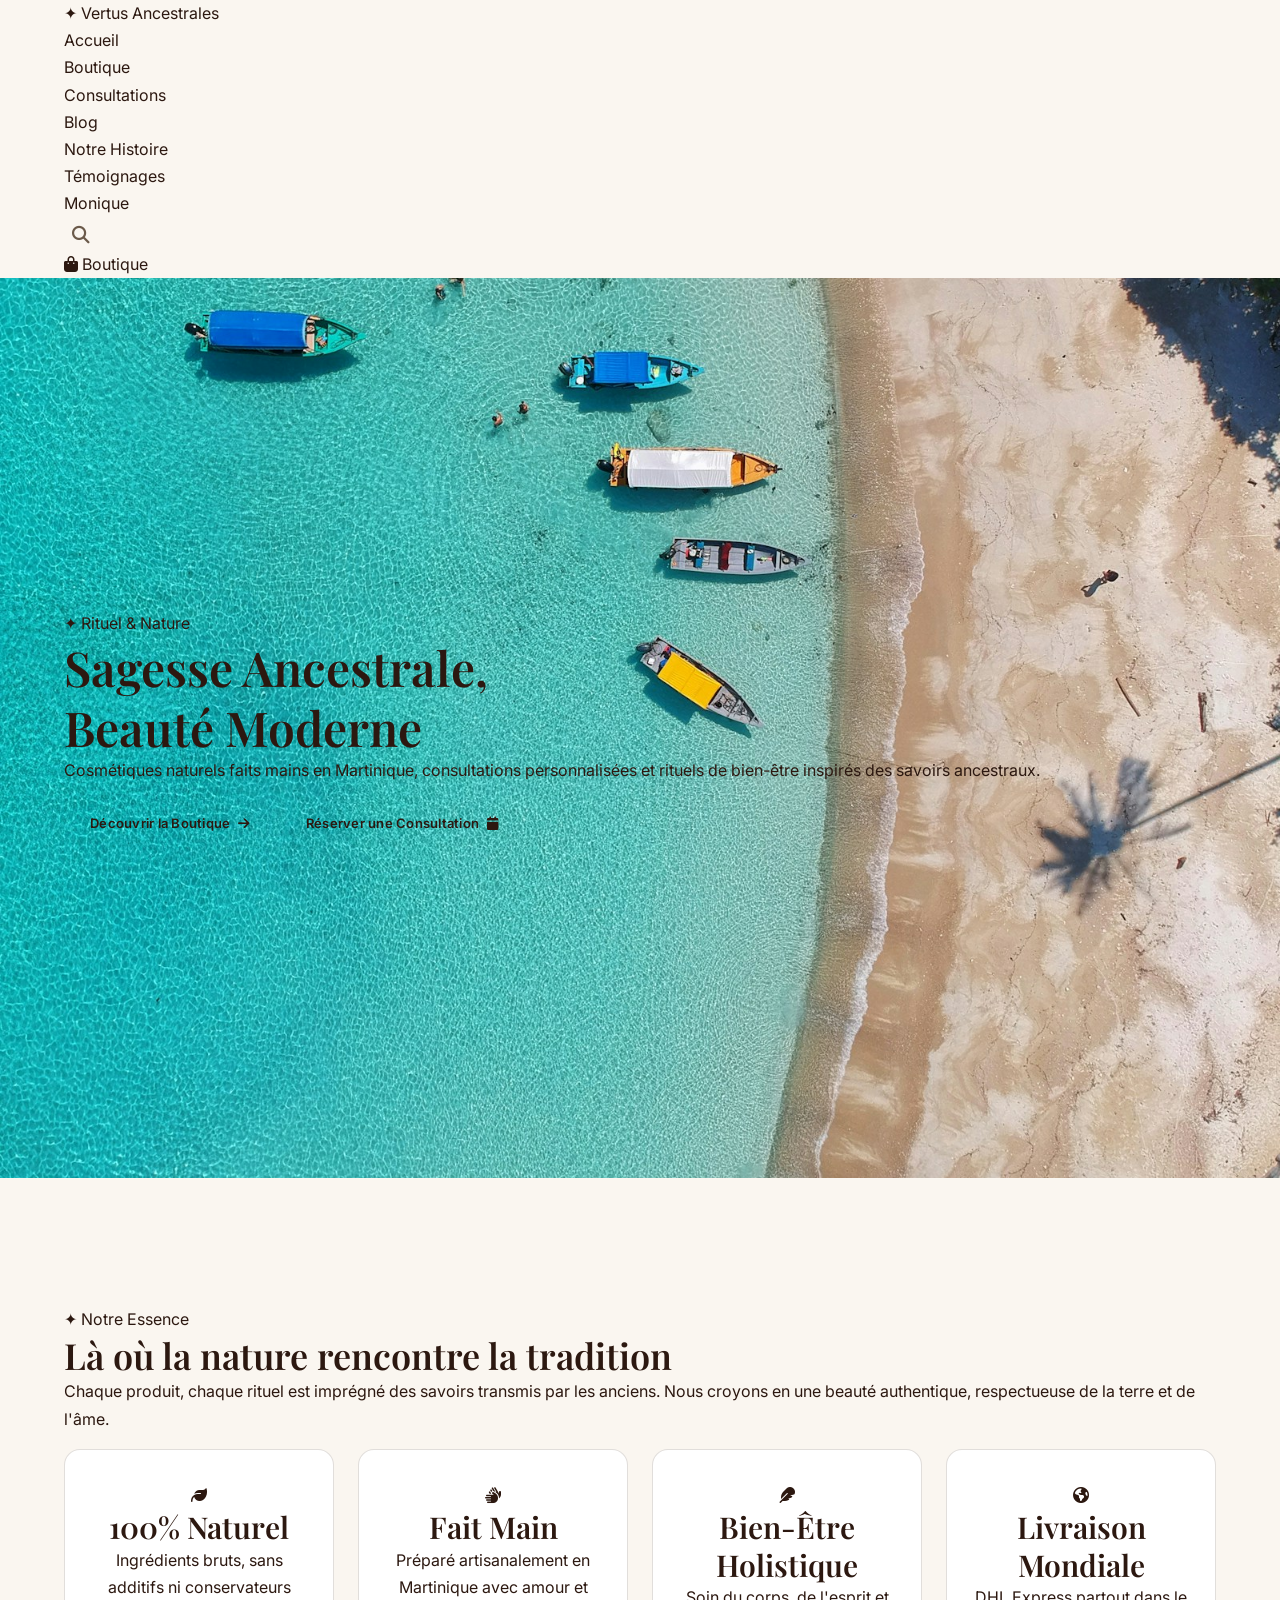
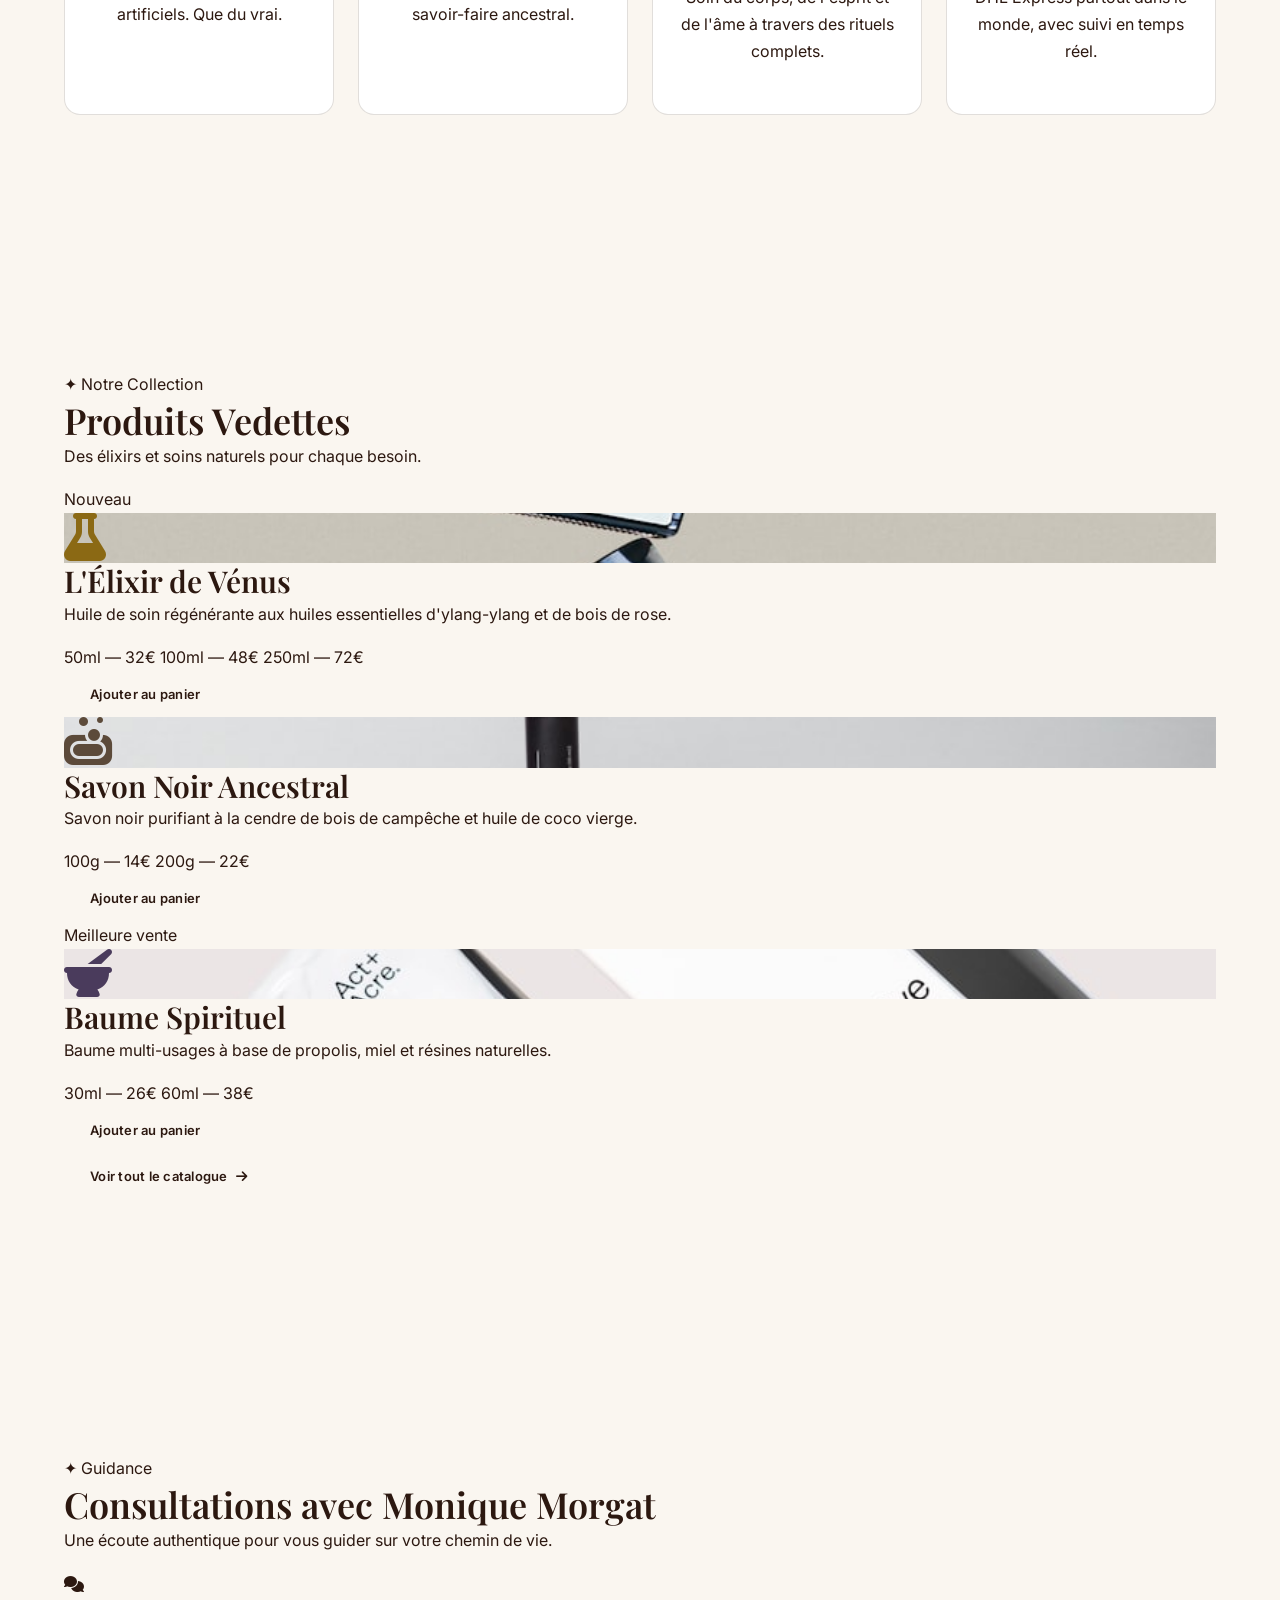
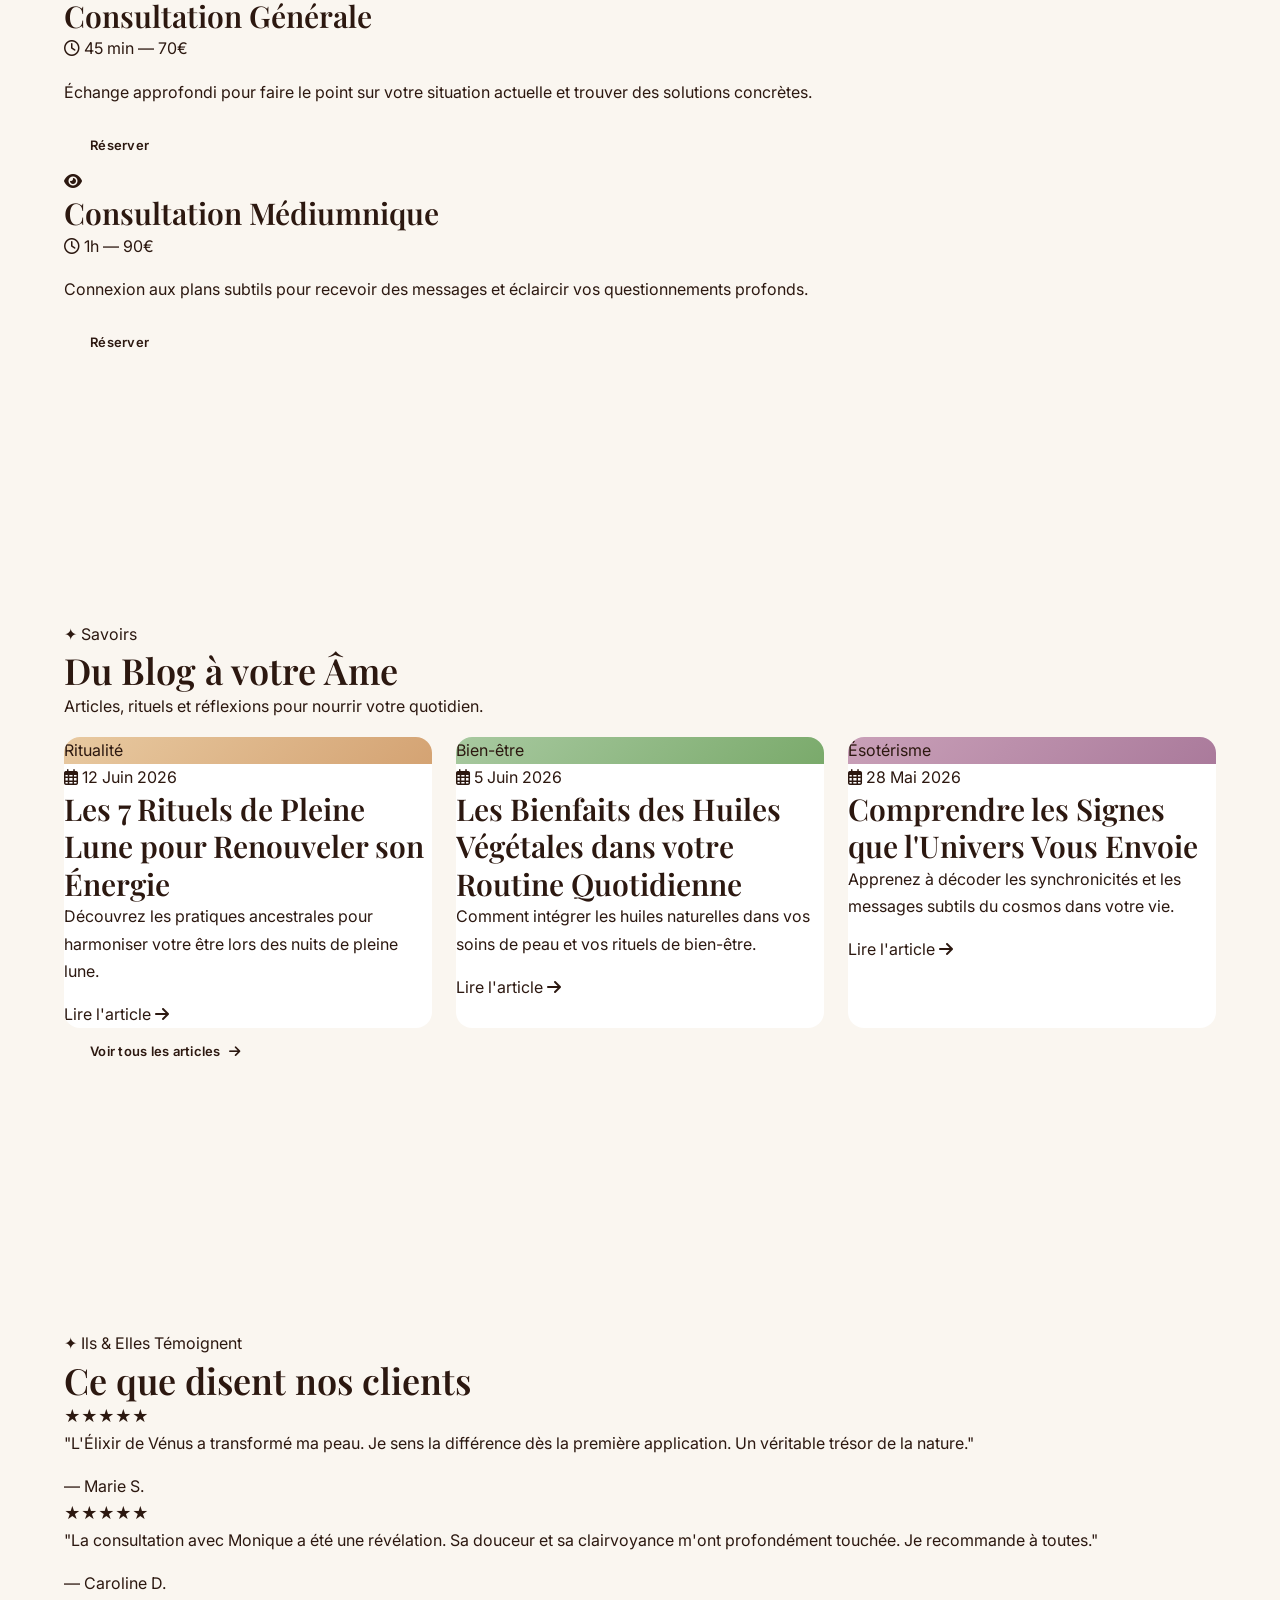
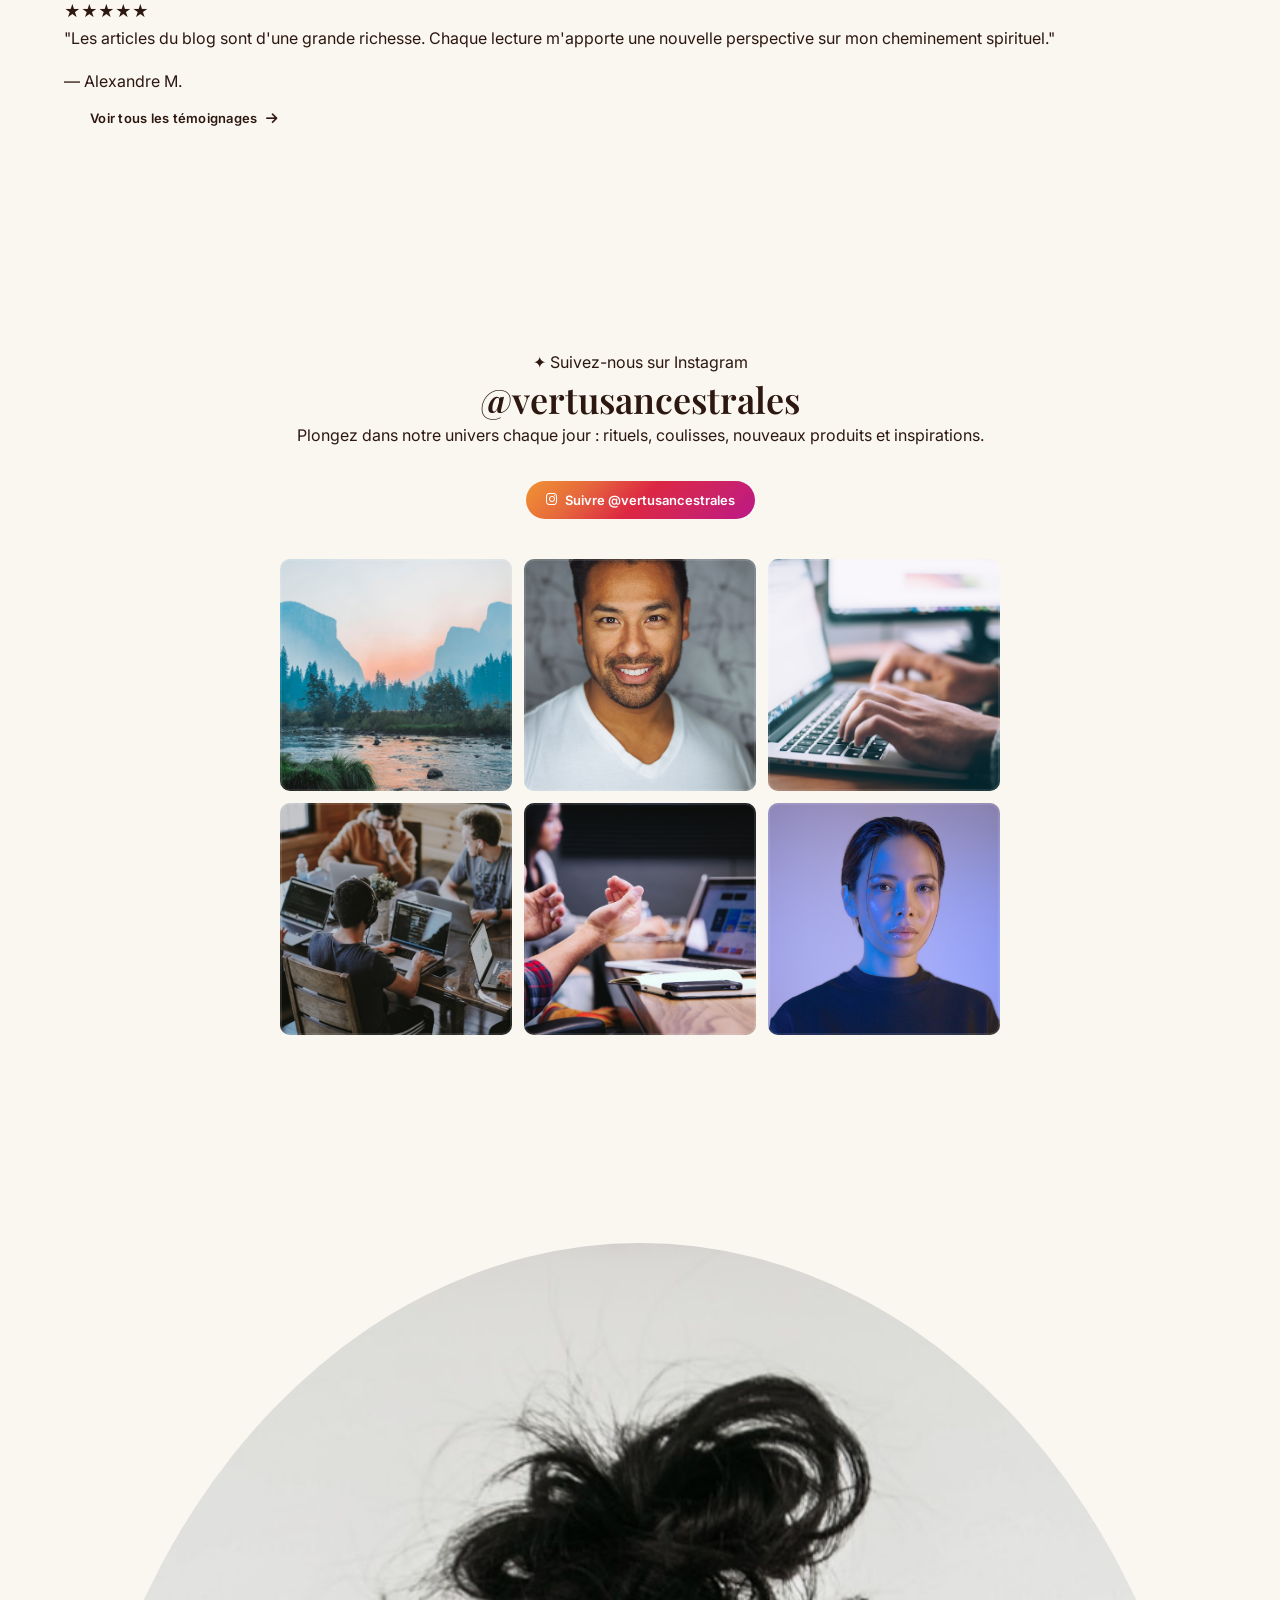
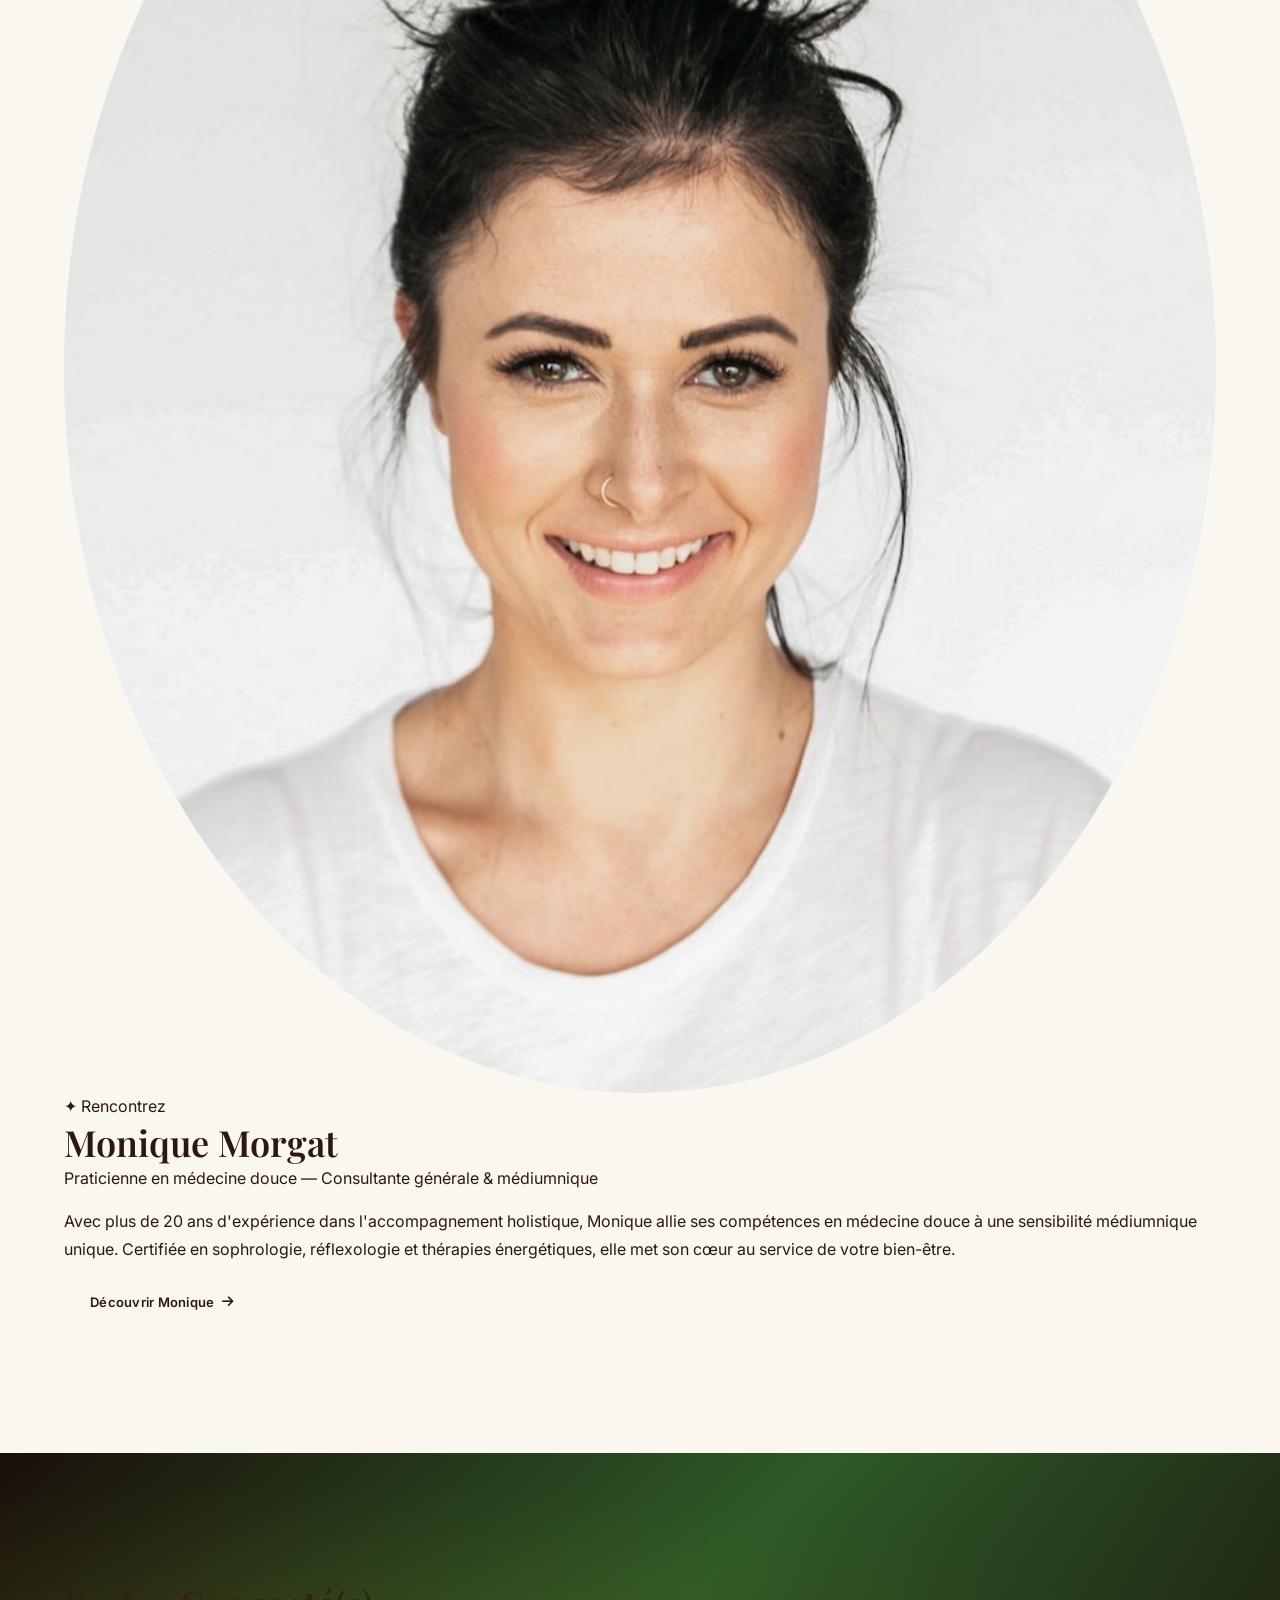
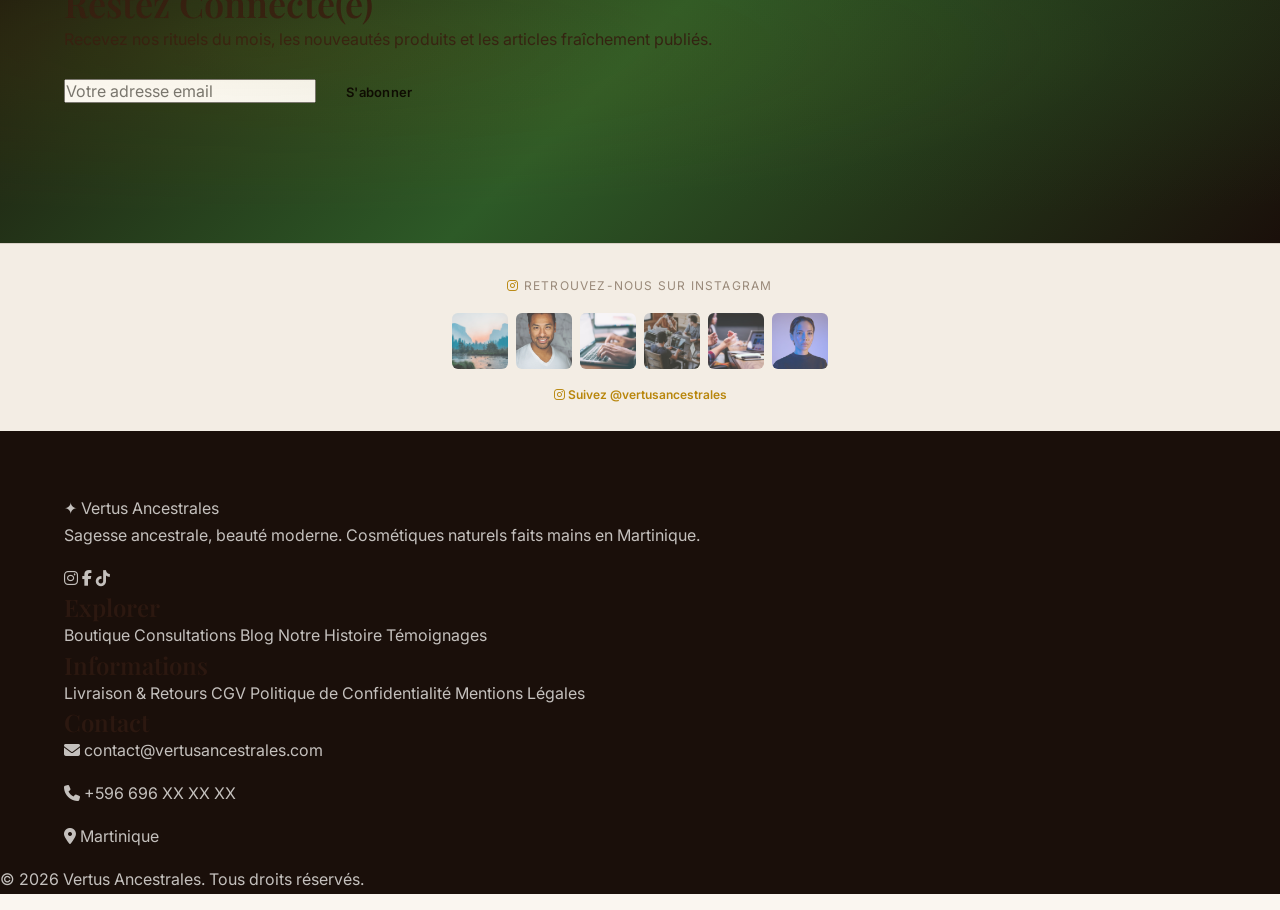
<file: index.html>
<!DOCTYPE html>
<html lang="fr">
<head>
  <meta charset="UTF-8">
  <meta name="viewport" content="width=device-width, initial-scale=1.0">
  <title>Vertus Ancestrales — Cosmétiques Naturels & Bien-Être</title>
  <meta name="description" content="Vertus Ancestrales : boutique en ligne de cosmétiques naturels, consultations personnalisées et blog ésotérique. Sagesse ancestrale, beauté moderne.">
  <link rel="preconnect" href="https://fonts.googleapis.com">
  <link href="https://fonts.googleapis.com/css2?family=Playfair+Display:wght@400;600;700&family=Inter:wght@300;400;500;600&display=swap" rel="stylesheet">
  <link rel="stylesheet" href="https://cdnjs.cloudflare.com/ajax/libs/font-awesome/6.5.0/css/all.min.css">
  <link rel="stylesheet" href="css/style.css">
  <style>
    /* === HERO PARALLAX BACKGROUND === */
    .hero {
      background: url('images/hero-bg.jpg') center/cover no-repeat fixed !important;
      position: relative;
    }
    .hero-overlay {
      background: linear-gradient(135deg, rgba(26,15,10,0.7) 0%, rgba(44,24,16,0.5) 50%, rgba(26,15,10,0.7) 100%) !important;
    }

    /* === ENHANCED FADE-IN ANIMATIONS === */
    .fade-in {
      opacity: 0;
      transform: translateY(30px) scale(0.97);
      transition: opacity 0.7s cubic-bezier(0.25, 0.46, 0.45, 0.94), transform 0.7s cubic-bezier(0.25, 0.46, 0.45, 0.94);
    }
    .fade-in.visible {
      opacity: 1;
      transform: translateY(0) scale(1);
    }

    /* === SEARCH DROPDOWN === */
    .nav-search-item {
      position: relative;
      display: flex;
      align-items: center;
    }
    .nav-search-btn {
      background: none;
      border: none;
      color: var(--color-text-light);
      font-size: 1.1rem;
      cursor: pointer;
      padding: var(--space-2);
      transition: color var(--transition-fast);
      display: flex;
      align-items: center;
    }
    .nav-search-btn:hover { color: var(--color-primary); }
    .search-dropdown {
      position: absolute;
      top: calc(100% + 8px);
      right: 0;
      width: 360px;
      max-width: 90vw;
      background: var(--color-white);
      border-radius: var(--radius-lg);
      box-shadow: 0 12px 40px rgba(0,0,0,0.15);
      border: 1px solid var(--color-border);
      opacity: 0;
      visibility: hidden;
      transform: translateY(-8px);
      transition: all 0.25s cubic-bezier(0.25, 0.46, 0.45, 0.94);
      z-index: 1000;
    }
    .search-dropdown.open {
      opacity: 1;
      visibility: visible;
      transform: translateY(0);
    }
    .search-dropdown-inner {
      padding: var(--space-4);
    }
    .search-dropdown-inner input {
      width: 100%;
      padding: var(--space-3) var(--space-4);
      border: 2px solid var(--color-border);
      border-radius: var(--radius-md);
      font-size: var(--text-sm);
      color: var(--color-text);
      background: var(--color-bg);
      transition: border-color var(--transition-fast);
      box-sizing: border-box;
    }
    .search-dropdown-inner input:focus {
      border-color: var(--color-primary);
      outline: none;
      box-shadow: 0 0 0 3px rgba(184,134,11,0.1);
    }
    .search-results {
      margin-top: var(--space-3);
      max-height: 320px;
      overflow-y: auto;
      display: none;
    }
    .search-result-item {
      display: block;
      padding: var(--space-3) var(--space-3);
      border-radius: var(--radius-md);
      text-decoration: none;
      transition: background var(--transition-fast);
      border-bottom: 1px solid rgba(0,0,0,0.04);
    }
    .search-result-item:last-child { border-bottom: none; }
    .search-result-item:hover { background: var(--color-bg-alt); }
    .search-result-title {
      display: block;
      font-size: var(--text-sm);
      font-weight: 600;
      color: var(--color-text);
      margin-bottom: 2px;
    }
    .search-result-title strong { color: var(--color-primary); }
    .search-result-desc {
      display: block;
      font-size: var(--text-xs);
      color: var(--color-text-lighter);
      line-height: 1.4;
    }
    .search-result-desc strong { color: var(--color-primary); }
    .search-result-empty {
      padding: var(--space-6);
      text-align: center;
      color: var(--color-text-lighter);
      font-size: var(--text-sm);
    }

    /* === INSTAGRAM GALLERY === */
    .insta-section {
      padding: var(--space-20) 0;
      background: var(--color-bg);
    }
    .insta-header {
      text-align: center;
      margin-bottom: var(--space-10);
    }
    .insta-header .insta-handle {
      display: inline-flex;
      align-items: center;
      gap: var(--space-2);
      padding: var(--space-2) var(--space-5);
      background: linear-gradient(135deg, #f09433, #e6683c, #dc2743, #cc2366, #bc1888);
      color: white;
      border-radius: var(--radius-full);
      font-size: var(--text-sm);
      font-weight: 600;
      text-decoration: none;
      transition: transform var(--transition-fast);
      margin-top: var(--space-4);
    }
    .insta-header .insta-handle:hover { transform: scale(1.05); }
    .insta-grid {
      display: grid;
      grid-template-columns: repeat(3, 1fr);
      gap: var(--space-3);
      max-width: 720px;
      margin: 0 auto;
    }
    .insta-item {
      position: relative;
      aspect-ratio: 1;
      border-radius: var(--radius-md);
      overflow: hidden;
      cursor: pointer;
      background: var(--color-bg-alt);
    }
    .insta-item img {
      width: 100%;
      height: 100%;
      object-fit: cover;
      transition: transform 0.5s cubic-bezier(0.25, 0.46, 0.45, 0.94);
    }
    .insta-item:hover img { transform: scale(1.1); }
    .insta-item .insta-overlay {
      position: absolute;
      inset: 0;
      background: rgba(0,0,0,0.4);
      display: flex;
      align-items: center;
      justify-content: center;
      opacity: 0;
      transition: opacity 0.3s ease;
    }
    .insta-item:hover .insta-overlay { opacity: 1; }
    .insta-item .insta-overlay i {
      color: white;
      font-size: 2rem;
      filter: drop-shadow(0 2px 8px rgba(0,0,0,0.3));
      transform: scale(0.8);
      transition: transform 0.3s ease;
    }
    .insta-item:hover .insta-overlay i { transform: scale(1); }
    .insta-item .insta-border {
      position: absolute;
      inset: 0;
      border: 2px solid rgba(255,255,255,0.1);
      border-radius: var(--radius-md);
      pointer-events: none;
      transition: border-color 0.3s ease;
    }
    .insta-item:hover .insta-border { border-color: rgba(255,255,255,0.3); }

    /* === FOOTER INSTAGRAM STRIP === */
    .footer-insta-strip {
      background: var(--color-bg-alt);
      border-top: 1px solid var(--color-border);
      padding: var(--space-8) 0 var(--space-6);
      text-align: center;
    }
    .footer-insta-strip .insta-strip-label {
      font-size: var(--text-xs);
      text-transform: uppercase;
      letter-spacing: 0.1em;
      color: var(--color-text-lighter);
      margin-bottom: var(--space-4);
    }
    .footer-insta-strip .insta-strip-label i { color: var(--color-primary); }
    .footer-insta-thumbs {
      display: flex;
      justify-content: center;
      gap: var(--space-2);
      flex-wrap: wrap;
    }
    .footer-insta-thumbs a {
      display: block;
      width: 56px;
      height: 56px;
      border-radius: var(--radius-sm);
      overflow: hidden;
      opacity: 0.8;
      transition: all 0.3s ease;
      position: relative;
    }
    .footer-insta-thumbs a:hover {
      opacity: 1;
      transform: translateY(-2px);
      box-shadow: 0 4px 12px rgba(0,0,0,0.1);
    }
    .footer-insta-thumbs a img {
      width: 100%;
      height: 100%;
      object-fit: cover;
    }
    .footer-insta-thumbs a .thumb-overlay {
      position: absolute;
      inset: 0;
      background: rgba(0,0,0,0.2);
      display: flex;
      align-items: center;
      justify-content: center;
      opacity: 0;
      transition: opacity 0.2s;
    }
    .footer-insta-thumbs a:hover .thumb-overlay { opacity: 1; }
    .footer-insta-thumbs a .thumb-overlay i {
      color: white;
      font-size: 0.8rem;
    }
    .footer-insta-strip .insta-strip-follow {
      display: inline-block;
      margin-top: var(--space-4);
      font-size: var(--text-xs);
      color: var(--color-primary);
      text-decoration: none;
      font-weight: 600;
      transition: color var(--transition-fast);
    }
    .footer-insta-strip .insta-strip-follow:hover { color: var(--color-accent); }

    /* === BACK TO TOP ENHANCED === */
    .back-to-top {
      background: var(--color-primary) !important;
      box-shadow: 0 4px 16px rgba(184,134,11,0.3) !important;
    }
    .back-to-top:hover {
      transform: translateY(-2px) scale(1.05) !important;
      box-shadow: 0 6px 24px rgba(184,134,11,0.4) !important;
    }

    /* === TOAST ENHANCED === */
    .toast {
      background: var(--color-accent) !important;
      box-shadow: 0 4px 20px rgba(45,90,39,0.3) !important;
    }

    /* === ENHANCED PRODUCT CARD EFFECTS === */
    .produit-card {
      transition: transform 0.4s cubic-bezier(0.25, 0.46, 0.45, 0.94), box-shadow 0.4s cubic-bezier(0.25, 0.46, 0.45, 0.94) !important;
    }
    .produit-card:hover {
      transform: translateY(-8px) scale(1.02) !important;
      box-shadow: 0 20px 60px rgba(0,0,0,0.12) !important;
    }
    .produit-card .produit-img i {
      transition: transform 0.4s cubic-bezier(0.25, 0.46, 0.45, 0.94) !important;
    }
    .produit-card:hover .produit-img i {
      transform: scale(1.2) !important;
    }
    .btn-add-cart {
      transition: all 0.3s ease !important;
    }
    .btn-add-cart:active {
      transform: scale(0.95) !important;
    }
    @keyframes badgePop {
      0% { transform: scale(1); }
      50% { transform: scale(1.4); }
      100% { transform: scale(1); }
    }

    @media (max-width: 768px) {
      .insta-grid { grid-template-columns: repeat(2, 1fr); max-width: 100%; }
      .search-dropdown { width: 300px; right: -60px; }
      .hero { background-attachment: scroll !important; }
    }
  </style>
</head>
<body>
  <!-- NAVIGATION -->
  <nav class="navbar" id="navbar">
    <div class="container nav-container">
      <a href="index.html" class="nav-logo">
        <span class="logo-icon">✦</span>
        <span class="logo-text">Vertus Ancestrales</span>
      </a>
      <button class="nav-toggle" id="navToggle" aria-label="Menu">
        <span></span><span></span><span></span>
      </button>
      <ul class="nav-links" id="navLinks">
        <li><a href="index.html" class="active">Accueil</a></li>
        <li><a href="boutique.html">Boutique</a></li>
        <li><a href="consultations.html">Consultations</a></li>
        <li><a href="blog.html">Blog</a></li>
        <li><a href="histoire.html">Notre Histoire</a></li>
        <li><a href="temoignages.html">Témoignages</a></li>
        <li><a href="monique.html">Monique</a></li>
        <li class="nav-search-item">
          <button class="nav-search-btn" id="searchToggle" aria-label="Rechercher"><i class="fas fa-search"></i></button>
          <div class="search-dropdown" id="searchDropdown">
            <div class="search-dropdown-inner">
              <input type="text" id="globalSearch" placeholder="Rechercher dans le site..." autocomplete="off">
              <div class="search-results" id="searchResults"></div>
            </div>
          </div>
        </li>
        <li class="nav-cta"><a href="boutique.html"><i class="fas fa-shopping-bag"></i> Boutique</a></li>
      </ul>
    </div>
  </nav>

  <!-- HERO -->
  <section class="hero" id="hero">
    <div class="hero-overlay"></div>
    <div class="container hero-content">
      <span class="hero-badge">✦ Rituel & Nature</span>
      <h1 class="hero-title">Sagesse Ancestrale,<br>Beauté Moderne</h1>
      <p class="hero-subtitle">Cosmétiques naturels faits mains en Martinique, consultations personnalisées et rituels de bien-être inspirés des savoirs ancestraux.</p>
      <div class="hero-actions">
        <a href="boutique.html" class="btn btn-primary">Découvrir la Boutique <i class="fas fa-arrow-right"></i></a>
        <a href="consultations.html" class="btn btn-outline">Réserver une Consultation <i class="fas fa-calendar"></i></a>
      </div>
    </div>
  </section>

  <!-- MARQUES / VALEURS -->
  <section class="section valeurs">
    <div class="container">
      <div class="section-tag">✦ Notre Essence</div>
      <h2 class="section-title">Là où la nature rencontre la tradition</h2>
      <p class="section-desc">Chaque produit, chaque rituel est imprégné des savoirs transmis par les anciens. Nous croyons en une beauté authentique, respectueuse de la terre et de l'âme.</p>
      <div class="valeurs-grid">
        <div class="valeur-card fade-in">
          <div class="valeur-icon"><i class="fas fa-leaf"></i></div>
          <h3>100% Naturel</h3>
          <p>Ingrédients bruts, sans additifs ni conservateurs artificiels. Que du vrai.</p>
        </div>
        <div class="valeur-card fade-in">
          <div class="valeur-icon"><i class="fas fa-hands"></i></div>
          <h3>Fait Main</h3>
          <p>Préparé artisanalement en Martinique avec amour et savoir-faire ancestral.</p>
        </div>
        <div class="valeur-card fade-in">
          <div class="valeur-icon"><i class="fas fa-feather"></i></div>
          <h3>Bien-Être Holistique</h3>
          <p>Soin du corps, de l'esprit et de l'âme à travers des rituels complets.</p>
        </div>
        <div class="valeur-card fade-in">
          <div class="valeur-icon"><i class="fas fa-globe-americas"></i></div>
          <h3>Livraison Mondiale</h3>
          <p>DHL Express partout dans le monde, avec suivi en temps réel.</p>
        </div>
      </div>
    </div>
  </section>

  <!-- PRODUITS PHARES -->
  <section class="section produits-phares" style="background: var(--bg-alt);">
    <div class="container">
      <div class="section-tag">✦ Notre Collection</div>
      <h2 class="section-title">Produits Vedettes</h2>
      <p class="section-desc">Des élixirs et soins naturels pour chaque besoin.</p>
      <div class="produits-grid">
        <div class="produit-card fade-in">
          <div class="produit-badge">Nouveau</div>
          <div class="produit-img" style="background: url('images/produit-elixir-venus.jpg') center/cover no-repeat, linear-gradient(135deg, #e8d5b7, #d4a373);">
            <i class="fas fa-flask" style="font-size:3rem;color:#8b6914;"></i>
          </div>
          <div class="produit-info">
            <h3>L'Élixir de Vénus</h3>
            <p class="produit-desc">Huile de soin régénérante aux huiles essentielles d'ylang-ylang et de bois de rose.</p>
            <div class="produit-variantes">
              <span class="variante active">50ml — 32€</span>
              <span class="variante">100ml — 48€</span>
              <span class="variante">250ml — 72€</span>
            </div>
            <a href="boutique.html" class="btn btn-sm">Ajouter au panier</a>
          </div>
        </div>
        <div class="produit-card fade-in">
          <div class="produit-img" style="background: url('images/produit-savon-noir.jpg') center/cover no-repeat, linear-gradient(135deg, #c7b8a0, #9c8b7a);">
            <i class="fas fa-soap" style="font-size:3rem;color:#5c4a3a;"></i>
          </div>
          <div class="produit-info">
            <h3>Savon Noir Ancestral</h3>
            <p class="produit-desc">Savon noir purifiant à la cendre de bois de campêche et huile de coco vierge.</p>
            <div class="produit-variantes">
              <span class="variante active">100g — 14€</span>
              <span class="variante">200g — 22€</span>
            </div>
            <a href="boutique.html" class="btn btn-sm">Ajouter au panier</a>
          </div>
        </div>
        <div class="produit-card fade-in">
          <div class="produit-badge">Meilleure vente</div>
          <div class="produit-img" style="background: url('images/produit-baume-spirituel.jpg') center/cover no-repeat, linear-gradient(135deg, #b8a9c9, #8b7aaa);">
            <i class="fas fa-mortar-pestle" style="font-size:3rem;color:#4a3b5c;"></i>
          </div>
          <div class="produit-info">
            <h3>Baume Spirituel</h3>
            <p class="produit-desc">Baume multi-usages à base de propolis, miel et résines naturelles.</p>
            <div class="produit-variantes">
              <span class="variante active">30ml — 26€</span>
              <span class="variante">60ml — 38€</span>
            </div>
            <a href="boutique.html" class="btn btn-sm">Ajouter au panier</a>
          </div>
        </div>
      </div>
      <div class="section-cta">
        <a href="boutique.html" class="btn btn-primary">Voir tout le catalogue <i class="fas fa-arrow-right"></i></a>
      </div>
    </div>
  </section>

  <!-- CONSULTATIONS -->
  <section class="section consultations-preview">
    <div class="container">
      <div class="section-tag">✦ Guidance</div>
      <h2 class="section-title">Consultations avec Monique Morgat</h2>
      <p class="section-desc">Une écoute authentique pour vous guider sur votre chemin de vie.</p>
      <div class="consult-cards">
        <div class="consult-card fade-in">
          <div class="consult-icon"><i class="fas fa-comments"></i></div>
          <h3>Consultation Générale</h3>
          <p class="consult-duration"><i class="far fa-clock"></i> 45 min — 70€</p>
          <p>Échange approfondi pour faire le point sur votre situation actuelle et trouver des solutions concrètes.</p>
          <a href="consultations.html" class="btn btn-outline btn-sm">Réserver</a>
        </div>
        <div class="consult-card fade-in featured">
          <div class="consult-icon"><i class="fas fa-eye"></i></div>
          <h3>Consultation Médiumnique</h3>
          <p class="consult-duration"><i class="far fa-clock"></i> 1h — 90€</p>
          <p>Connexion aux plans subtils pour recevoir des messages et éclaircir vos questionnements profonds.</p>
          <a href="consultations.html" class="btn btn-primary btn-sm">Réserver</a>
        </div>
      </div>
    </div>
  </section>

  <!-- BLOG PREVIEW -->
  <section class="section blog-preview" style="background: var(--bg-alt);">
    <div class="container">
      <div class="section-tag">✦ Savoirs</div>
      <h2 class="section-title">Du Blog à votre Âme</h2>
      <p class="section-desc">Articles, rituels et réflexions pour nourrir votre quotidien.</p>
      <div class="blog-grid">
        <article class="blog-card fade-in">
          <div class="blog-img" style="background: linear-gradient(135deg, #e8c9a0, #d4a373);">
            <span class="blog-category">Ritualité</span>
          </div>
          <div class="blog-body">
            <span class="blog-date"><i class="far fa-calendar-alt"></i> 12 Juin 2026</span>
            <h3>Les 7 Rituels de Pleine Lune pour Renouveler son Énergie</h3>
            <p>Découvrez les pratiques ancestrales pour harmoniser votre être lors des nuits de pleine lune.</p>
            <a href="blog.html" class="blog-read">Lire l'article <i class="fas fa-arrow-right"></i></a>
          </div>
        </article>
        <article class="blog-card fade-in">
          <div class="blog-img" style="background: linear-gradient(135deg, #a8c9a0, #7aaa6b);">
            <span class="blog-category">Bien-être</span>
          </div>
          <div class="blog-body">
            <span class="blog-date"><i class="far fa-calendar-alt"></i> 5 Juin 2026</span>
            <h3>Les Bienfaits des Huiles Végétales dans votre Routine Quotidienne</h3>
            <p>Comment intégrer les huiles naturelles dans vos soins de peau et vos rituels de bien-être.</p>
            <a href="blog.html" class="blog-read">Lire l'article <i class="fas fa-arrow-right"></i></a>
          </div>
        </article>
        <article class="blog-card fade-in">
          <div class="blog-img" style="background: linear-gradient(135deg, #c9a0b8, #aa7a9b);">
            <span class="blog-category">Ésotérisme</span>
          </div>
          <div class="blog-body">
            <span class="blog-date"><i class="far fa-calendar-alt"></i> 28 Mai 2026</span>
            <h3>Comprendre les Signes que l'Univers Vous Envoie</h3>
            <p>Apprenez à décoder les synchronicités et les messages subtils du cosmos dans votre vie.</p>
            <a href="blog.html" class="blog-read">Lire l'article <i class="fas fa-arrow-right"></i></a>
          </div>
        </article>
      </div>
      <div class="section-cta">
        <a href="blog.html" class="btn btn-outline">Voir tous les articles <i class="fas fa-arrow-right"></i></a>
      </div>
    </div>
  </section>

  <!-- TÉMOIGNAGES -->
  <section class="section temoignages-preview">
    <div class="container">
      <div class="section-tag">✦ Ils & Elles Témoignent</div>
      <h2 class="section-title">Ce que disent nos clients</h2>
      <div class="temoignages-strip">
        <div class="temoignage-card fade-in">
          <div class="stars">★★★★★</div>
          <p>"L'Élixir de Vénus a transformé ma peau. Je sens la différence dès la première application. Un véritable trésor de la nature."</p>
          <span class="temoignage-author">— Marie S.</span>
        </div>
        <div class="temoignage-card fade-in">
          <div class="stars">★★★★★</div>
          <p>"La consultation avec Monique a été une révélation. Sa douceur et sa clairvoyance m'ont profondément touchée. Je recommande à toutes."</p>
          <span class="temoignage-author">— Caroline D.</span>
        </div>
        <div class="temoignage-card fade-in">
          <div class="stars">★★★★★</div>
          <p>"Les articles du blog sont d'une grande richesse. Chaque lecture m'apporte une nouvelle perspective sur mon cheminement spirituel."</p>
          <span class="temoignage-author">— Alexandre M.</span>
        </div>
      </div>
      <div class="section-cta">
        <a href="temoignages.html" class="btn btn-outline">Voir tous les témoignages <i class="fas fa-arrow-right"></i></a>
      </div>
    </div>
  </section>

  <!-- INSTAGRAM GALLERY -->
  <section class="insta-section">
    <div class="container">
      <div class="insta-header fade-in">
        <div class="section-tag">✦ Suivez-nous sur Instagram</div>
        <h2 class="section-title">@vertusancestrales</h2>
        <p class="section-desc">Plongez dans notre univers chaque jour : rituels, coulisses, nouveaux produits et inspirations.</p>
        <a href="#" class="insta-handle" target="_blank" rel="noopener"><i class="fab fa-instagram"></i> Suivre @vertusancestrales</a>
      </div>
      <div class="insta-grid">
        <div class="insta-item fade-in">
          <img src="images/insta-1.jpg" alt="Instagram Vertus Ancestrales" loading="lazy">
          <div class="insta-overlay"><i class="fab fa-instagram"></i></div>
          <div class="insta-border"></div>
        </div>
        <div class="insta-item fade-in">
          <img src="images/insta-2.jpg" alt="Instagram Vertus Ancestrales" loading="lazy">
          <div class="insta-overlay"><i class="fab fa-instagram"></i></div>
          <div class="insta-border"></div>
        </div>
        <div class="insta-item fade-in">
          <img src="images/insta-3.jpg" alt="Instagram Vertus Ancestrales" loading="lazy">
          <div class="insta-overlay"><i class="fab fa-instagram"></i></div>
          <div class="insta-border"></div>
        </div>
        <div class="insta-item fade-in">
          <img src="images/insta-4.jpg" alt="Instagram Vertus Ancestrales" loading="lazy">
          <div class="insta-overlay"><i class="fab fa-instagram"></i></div>
          <div class="insta-border"></div>
        </div>
        <div class="insta-item fade-in">
          <img src="images/insta-5.jpg" alt="Instagram Vertus Ancestrales" loading="lazy">
          <div class="insta-overlay"><i class="fab fa-instagram"></i></div>
          <div class="insta-border"></div>
        </div>
        <div class="insta-item fade-in">
          <img src="images/insta-6.jpg" alt="Instagram Vertus Ancestrales" loading="lazy">
          <div class="insta-overlay"><i class="fab fa-instagram"></i></div>
          <div class="insta-border"></div>
        </div>
      </div>
    </div>
  </section>

  <!-- MONIQUE PREVIEW -->
  <section class="section monique-preview" style="background: var(--bg-alt);">
    <div class="container">
      <div class="monique-content">
        <div class="monique-photo">
          <div class="photo-frame">
            <img src="images/monique-portrait.jpg" alt="Monique Morgat" style="width:100%;height:100%;object-fit:cover;border-radius:50%;" loading="lazy">
          </div>
        </div>
        <div class="monique-text">
          <div class="section-tag">✦ Rencontrez</div>
          <h2 class="section-title">Monique Morgat</h2>
          <p class="monique-subtitle">Praticienne en médecine douce — Consultante générale & médiumnique</p>
          <p>Avec plus de 20 ans d'expérience dans l'accompagnement holistique, Monique allie ses compétences en médecine douce à une sensibilité médiumnique unique. Certifiée en sophrologie, réflexologie et thérapies énergétiques, elle met son cœur au service de votre bien-être.</p>
          <a href="monique.html" class="btn btn-primary">Découvrir Monique <i class="fas fa-arrow-right"></i></a>
        </div>
      </div>
    </div>
  </section>

  <!-- NEWSLETTER -->
  <section class="section newsletter">
    <div class="container">
      <div class="newsletter-box">
        <h2>Restez Connecté(e)</h2>
        <p>Recevez nos rituels du mois, les nouveautés produits et les articles fraîchement publiés.</p>
        <form class="newsletter-form" onsubmit="event.preventDefault(); alert('Merci ! Vous êtes inscrit(e) à notre newsletter.');">
          <input type="email" placeholder="Votre adresse email" required>
          <button type="submit" class="btn btn-primary">S'abonner</button>
        </form>
      </div>
    </div>
  </section>

  <!-- FOOTER INSTAGRAM STRIP -->
  <div class="footer-insta-strip">
    <div class="container">
      <div class="insta-strip-label"><i class="fab fa-instagram"></i> Retrouvez-nous sur Instagram</div>
      <div class="footer-insta-thumbs">
        <a href="#" target="_blank" rel="noopener"><img src="images/insta-1.jpg" alt="Instagram" loading="lazy"><span class="thumb-overlay"><i class="fab fa-instagram"></i></span></a>
        <a href="#" target="_blank" rel="noopener"><img src="images/insta-2.jpg" alt="Instagram" loading="lazy"><span class="thumb-overlay"><i class="fab fa-instagram"></i></span></a>
        <a href="#" target="_blank" rel="noopener"><img src="images/insta-3.jpg" alt="Instagram" loading="lazy"><span class="thumb-overlay"><i class="fab fa-instagram"></i></span></a>
        <a href="#" target="_blank" rel="noopener"><img src="images/insta-4.jpg" alt="Instagram" loading="lazy"><span class="thumb-overlay"><i class="fab fa-instagram"></i></span></a>
        <a href="#" target="_blank" rel="noopener"><img src="images/insta-5.jpg" alt="Instagram" loading="lazy"><span class="thumb-overlay"><i class="fab fa-instagram"></i></span></a>
        <a href="#" target="_blank" rel="noopener"><img src="images/insta-6.jpg" alt="Instagram" loading="lazy"><span class="thumb-overlay"><i class="fab fa-instagram"></i></span></a>
      </div>
      <a href="#" class="insta-strip-follow" target="_blank" rel="noopener"><i class="fab fa-instagram"></i> Suivez @vertusancestrales</a>
    </div>
  </div>

  <!-- FOOTER -->
  <footer class="footer">
    <div class="container footer-grid">
      <div class="footer-brand">
        <span class="footer-logo">✦ Vertus Ancestrales</span>
        <p>Sagesse ancestrale, beauté moderne. Cosmétiques naturels faits mains en Martinique.</p>
        <div class="footer-social">
          <a href="#" aria-label="Instagram"><i class="fab fa-instagram"></i></a>
          <a href="#" aria-label="Facebook"><i class="fab fa-facebook-f"></i></a>
          <a href="#" aria-label="TikTok"><i class="fab fa-tiktok"></i></a>
        </div>
      </div>
      <div class="footer-links">
        <h4>Explorer</h4>
        <a href="boutique.html">Boutique</a>
        <a href="consultations.html">Consultations</a>
        <a href="blog.html">Blog</a>
        <a href="histoire.html">Notre Histoire</a>
        <a href="temoignages.html">Témoignages</a>
      </div>
      <div class="footer-links">
        <h4>Informations</h4>
        <a href="#">Livraison & Retours</a>
        <a href="#">CGV</a>
        <a href="#">Politique de Confidentialité</a>
        <a href="#">Mentions Légales</a>
      </div>
      <div class="footer-contact">
        <h4>Contact</h4>
        <p><i class="fas fa-envelope"></i> contact@vertusancestrales.com</p>
        <p><i class="fas fa-phone"></i> +596 696 XX XX XX</p>
        <p><i class="fas fa-map-marker-alt"></i> Martinique</p>
      </div>
    </div>
    <div class="footer-bottom">
      <p>&copy; 2026 Vertus Ancestrales. Tous droits réservés.</p>
    </div>
  </footer>

  <!-- BACK TO TOP -->
  <button id="backToTop" class="back-to-top" aria-label="Retour en haut"><i class="fas fa-chevron-up"></i></button>

  <script src="js/main.js"></script>
</body>
</html>
</file>
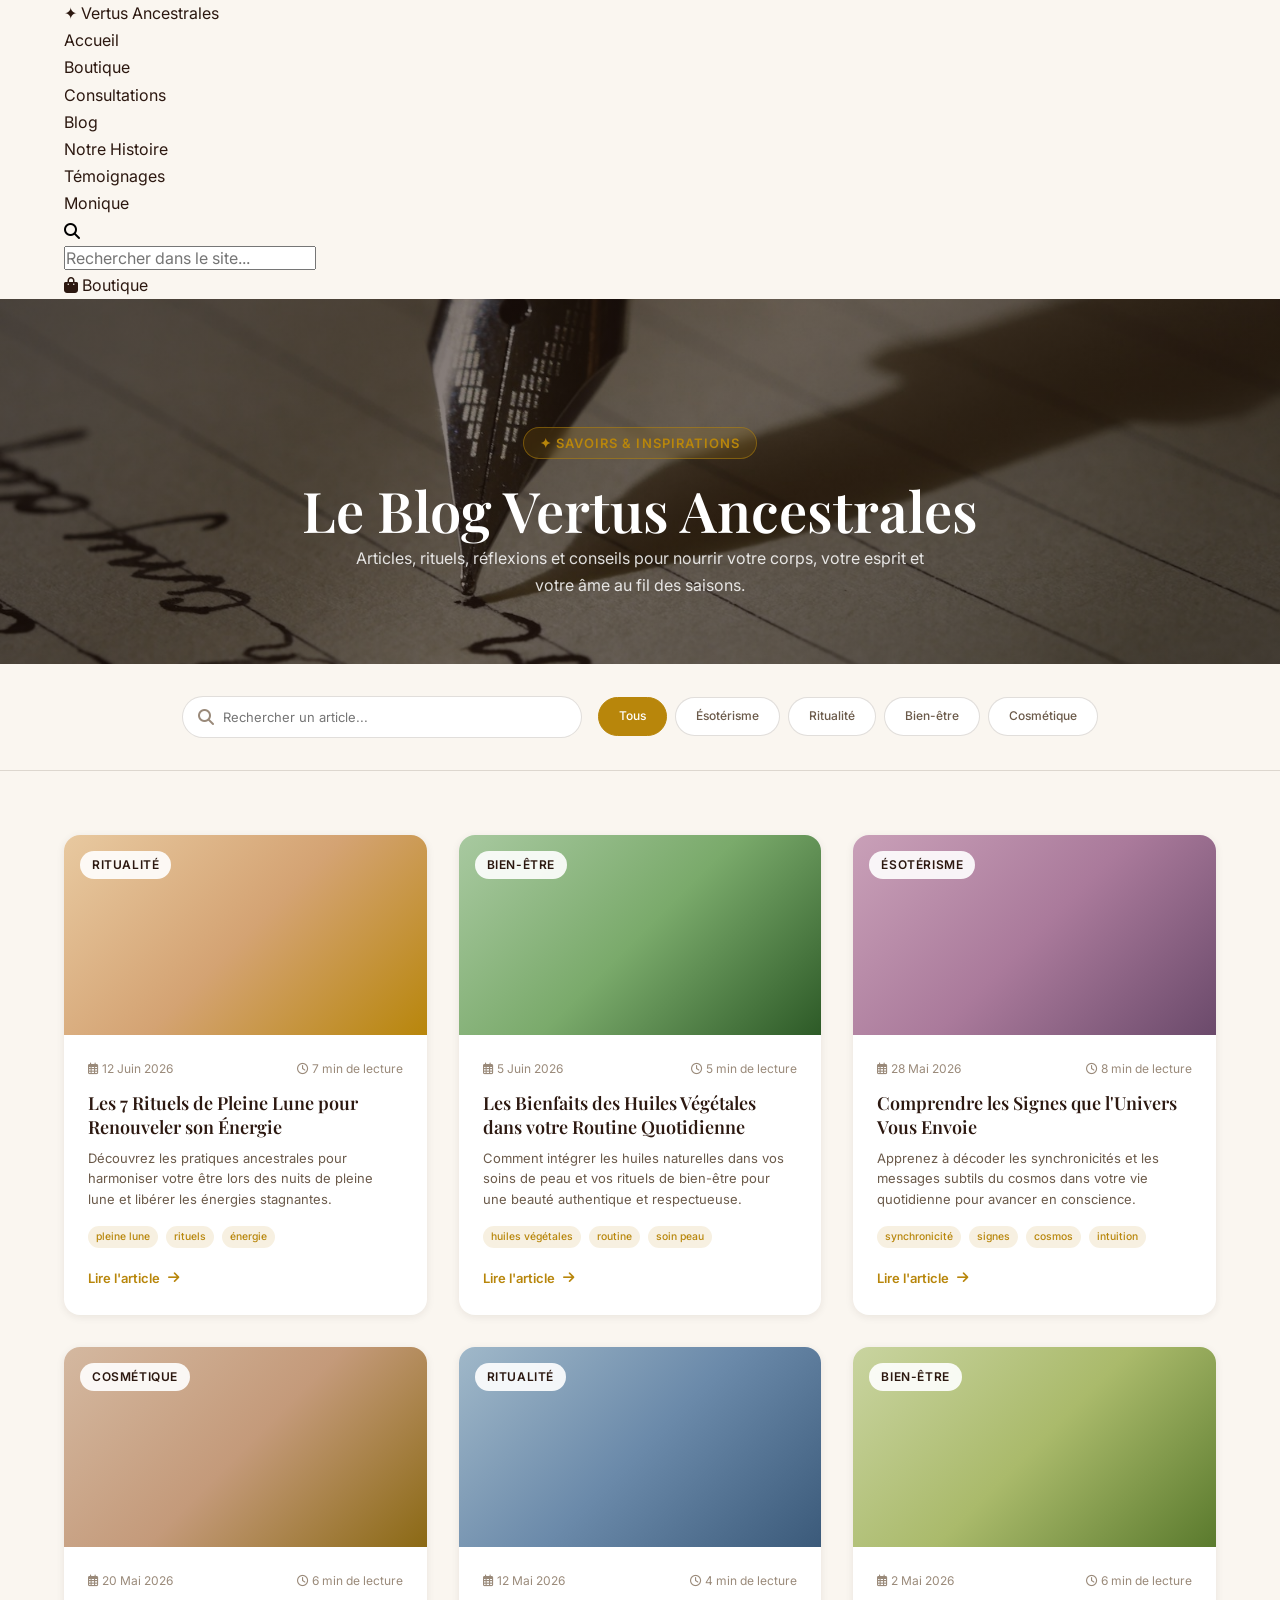
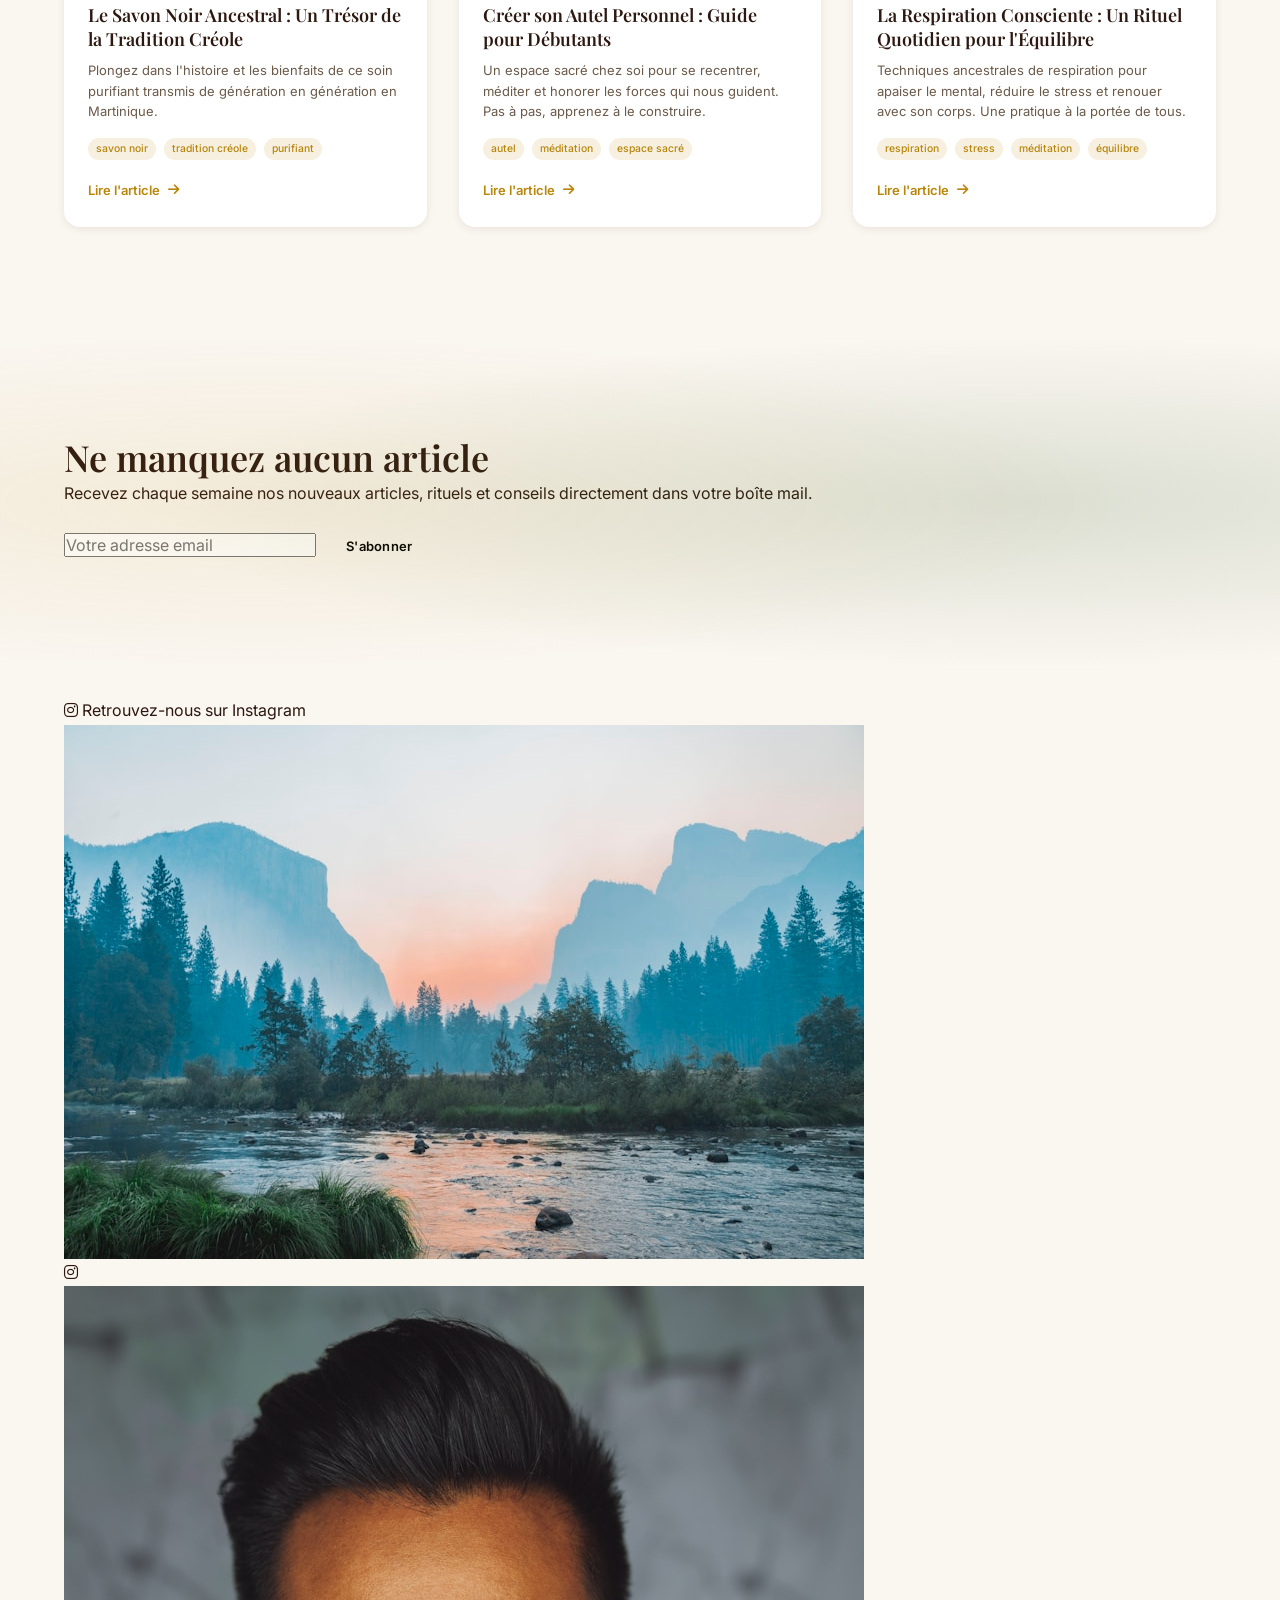
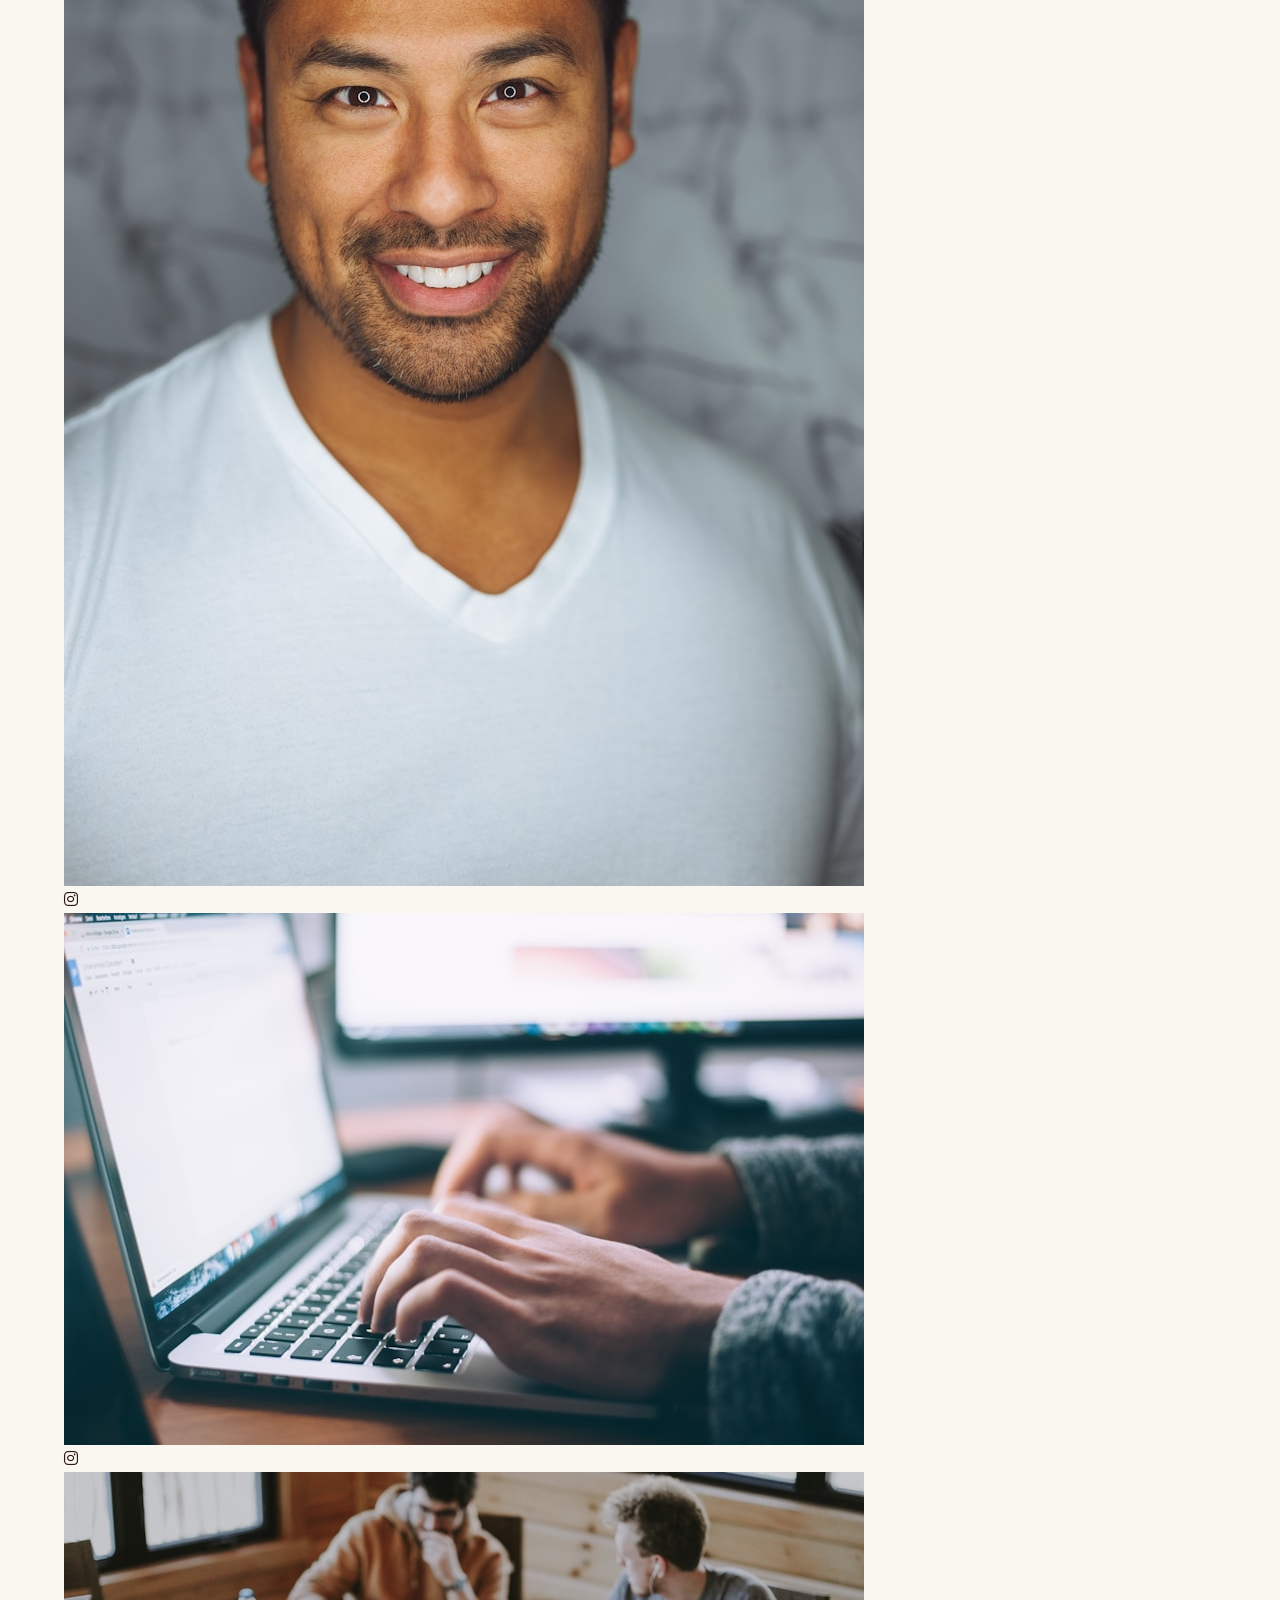
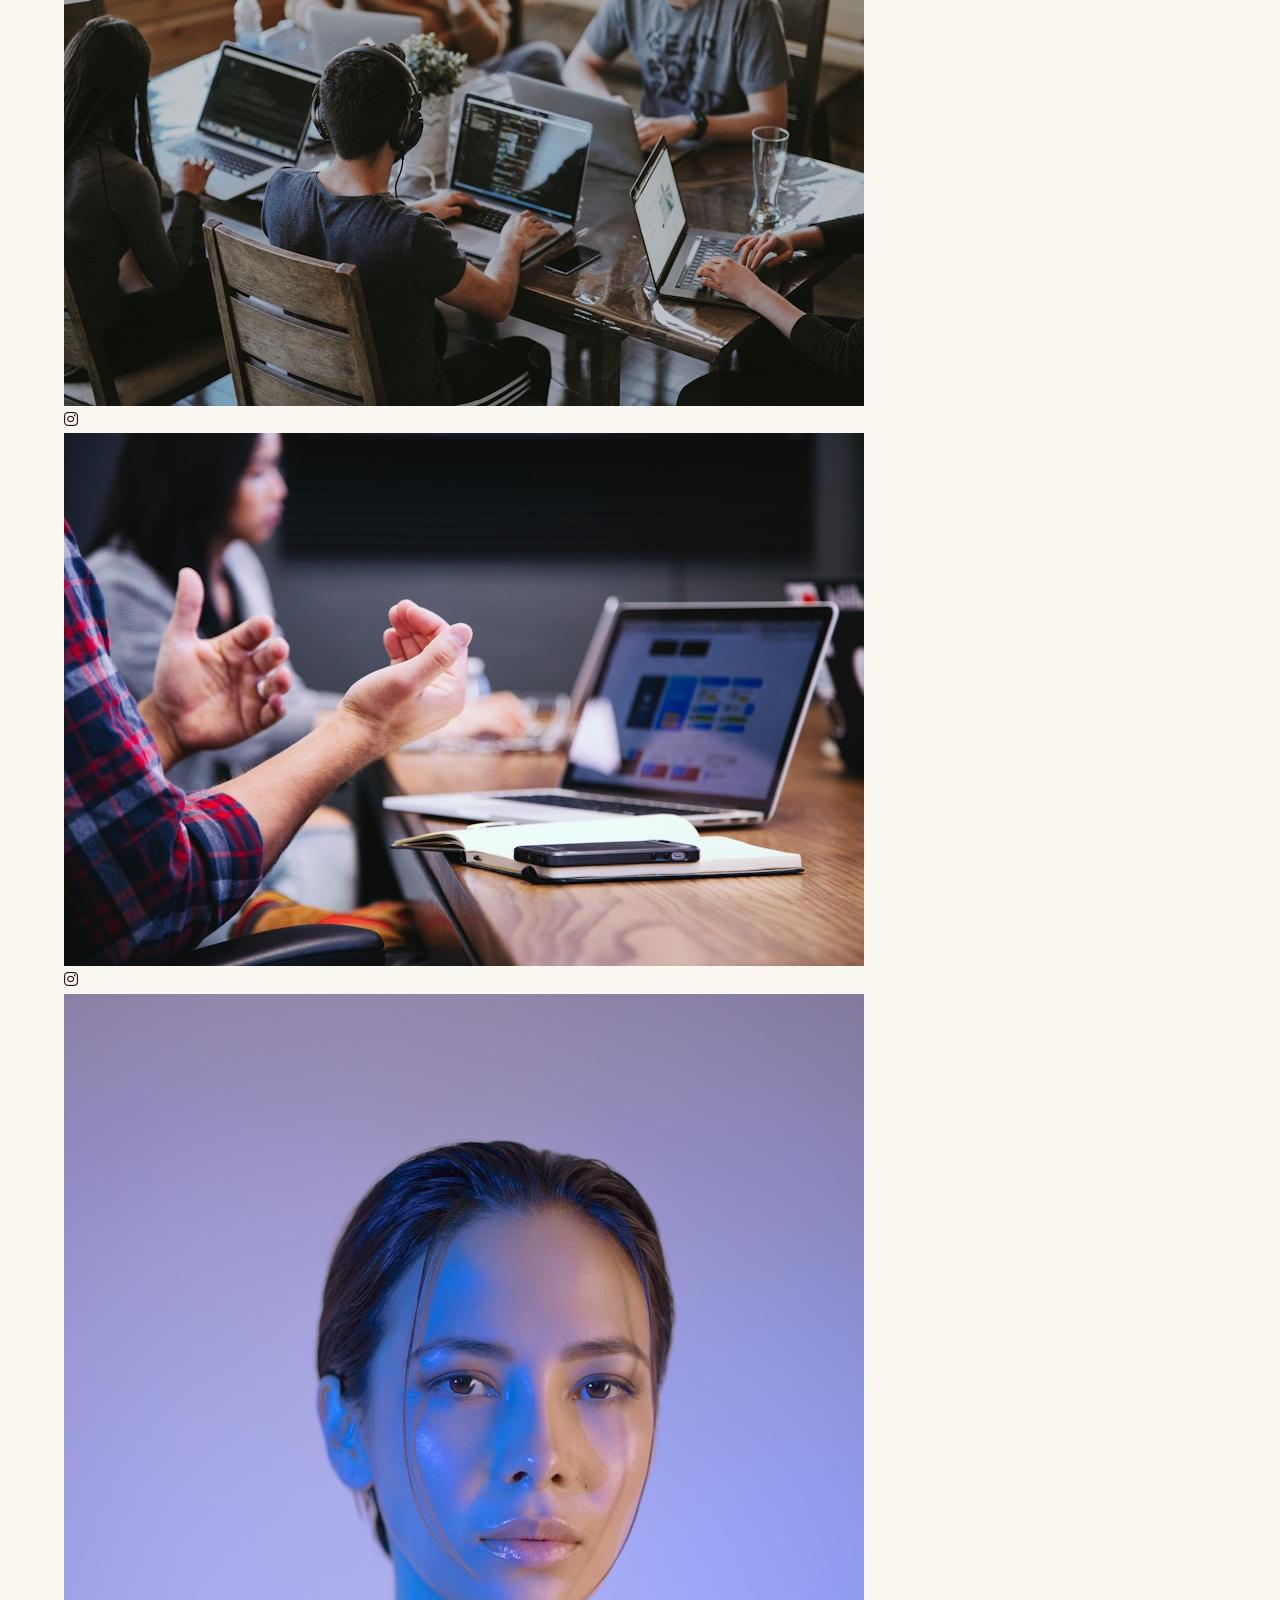
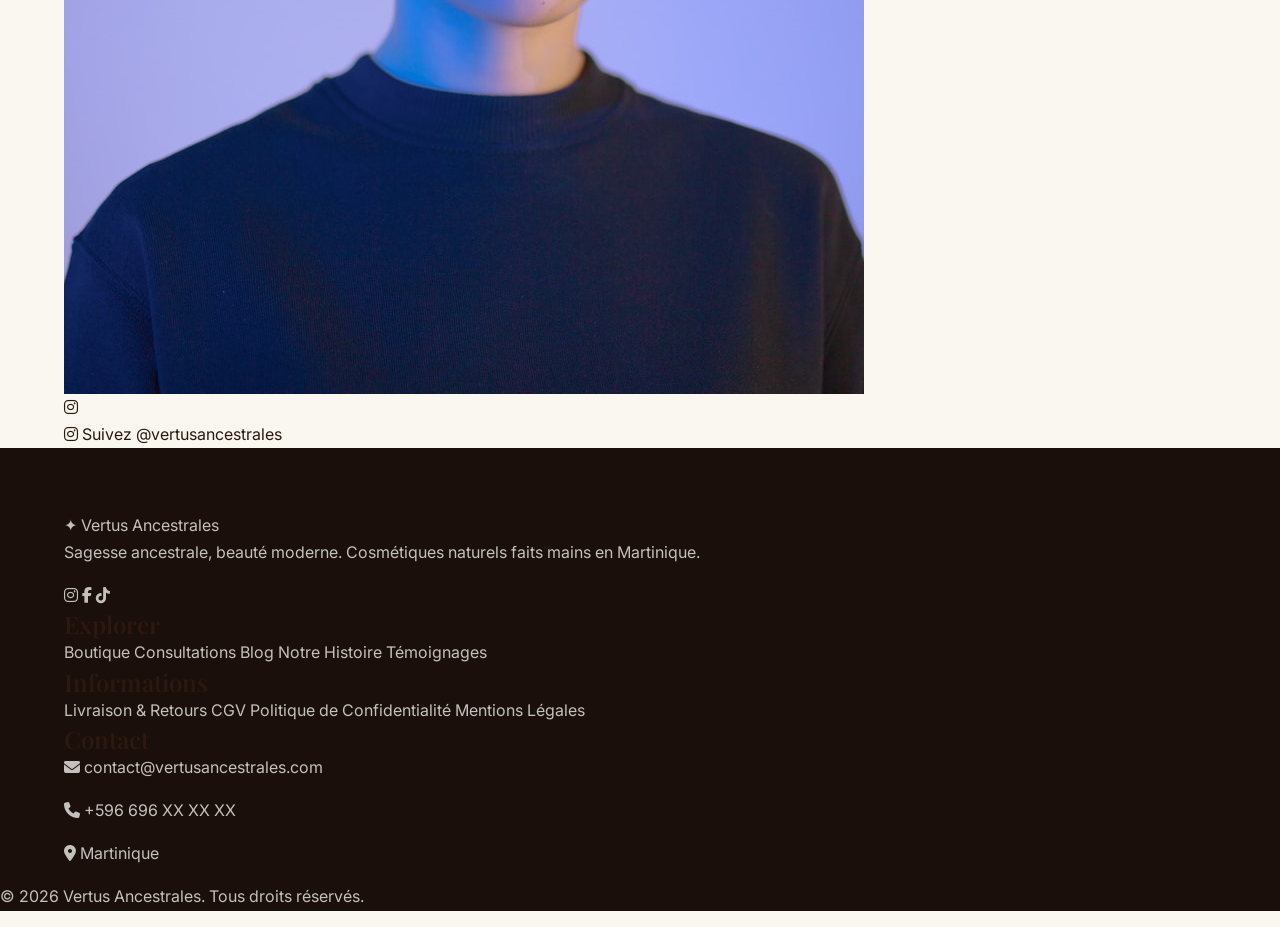
<file: blog.html>
<!DOCTYPE html>
<html lang="fr">
<head>
  <meta charset="UTF-8">
  <meta name="viewport" content="width=device-width, initial-scale=1.0">
  <title>Blog — Vertus Ancestrales</title>
  <meta name="description" content="Blog ésotérique et bien-être de Vertus Ancestrales : rituels, cosmétique naturelle, spiritualité et savoirs ancestraux.">
  <link rel="preconnect" href="https://fonts.googleapis.com">
  <link href="https://fonts.googleapis.com/css2?family=Playfair+Display:wght@400;600;700&family=Inter:wght@300;400;500;600&display=swap" rel="stylesheet">
  <link rel="stylesheet" href="https://cdnjs.cloudflare.com/ajax/libs/font-awesome/6.5.0/css/all.min.css">
  <link rel="stylesheet" href="css/style.css">
  <style>
    .page-hero {
      padding: var(--space-32) 0 var(--space-16);
      background: url('images/blog-hero.jpg') center/cover no-repeat fixed !important;
      text-align: center;
      position: relative;
      overflow: hidden;
      color: var(--color-white);
    }
    .page-hero h1, .page-hero .section-title { color: var(--color-white); }
    .page-hero .section-desc { color: rgba(255,255,255,0.85); }
    .page-hero::before {
      content: '';
      position: absolute;
      inset: 0;
      background: linear-gradient(135deg, rgba(26,15,10,0.65) 0%, rgba(44,24,16,0.5) 50%, rgba(26,15,10,0.65) 100%);
      pointer-events: none;
    }
    .page-hero .container { position: relative; z-index: 1; }
    .page-hero .hero-badge {
      display: inline-block;
      font-family: var(--font-body);
      font-size: var(--text-sm);
      font-weight: 600;
      letter-spacing: 0.08em;
      text-transform: uppercase;
      color: var(--color-primary);
      margin-bottom: var(--space-4);
      padding: var(--space-1) var(--space-4);
      border: 1px solid rgba(184,134,11,0.5);
      border-radius: var(--radius-full);
      background: rgba(184,134,11,0.15);
      backdrop-filter: blur(4px);
    }
    .page-hero .section-title { font-size: clamp(2rem, 5vw, 3.5rem); }
    .page-hero .section-desc { max-width: 600px; margin: 0 auto; }

    /* Search & Categories */
    .blog-toolbar {
      padding: var(--space-8) 0;
      position: sticky;
      top: 70px;
      background: var(--color-bg);
      z-index: 10;
      border-bottom: 1px solid var(--color-border);
    }
    .blog-toolbar .container {
      display: flex;
      flex-wrap: wrap;
      gap: var(--space-4);
      align-items: center;
      justify-content: center;
    }
    .blog-search-wrap {
      position: relative;
      flex: 1;
      max-width: 400px;
    }
    .blog-search-wrap i {
      position: absolute;
      left: var(--space-4);
      top: 50%;
      transform: translateY(-50%);
      color: var(--color-text-lighter);
    }
    #blog-search {
      width: 100%;
      padding: var(--space-3) var(--space-4) var(--space-3) var(--space-10);
      border: 1px solid var(--color-border);
      border-radius: var(--radius-full);
      background: var(--color-white);
      font-size: var(--text-sm);
      color: var(--color-text);
      transition: border-color var(--transition-fast);
    }
    #blog-search:focus {
      border-color: var(--color-primary);
      outline: none;
      box-shadow: 0 0 0 3px var(--color-primary-light);
    }
    .category-tags {
      display: flex;
      flex-wrap: wrap;
      gap: var(--space-2);
    }
    .category-tag {
      padding: var(--space-2) var(--space-5);
      border: 1px solid var(--color-border);
      border-radius: var(--radius-full);
      font-size: var(--text-xs);
      font-weight: 500;
      color: var(--color-text-light);
      cursor: pointer;
      transition: all var(--transition-fast);
      background: var(--color-white);
    }
    .category-tag:hover { border-color: var(--color-primary); color: var(--color-primary); }
    .category-tag.active { background: var(--color-primary); color: var(--color-white); border-color: var(--color-primary); }

    /* Blog grid */
    .blog-main { padding: var(--space-16) 0 var(--space-20); }
    .blog-grid {
      display: grid;
      grid-template-columns: repeat(auto-fill, minmax(340px, 1fr));
      gap: var(--space-8);
    }
    .blog-card {
      background: var(--color-white);
      border-radius: var(--radius-lg);
      overflow: hidden;
      box-shadow: var(--shadow-sm);
      transition: transform var(--transition-base), box-shadow var(--transition-base);
    }
    .blog-card:hover {
      transform: translateY(-4px);
      box-shadow: var(--shadow-lg);
    }
    .blog-card .blog-img {
      width: 100%;
      height: 200px;
      display: flex;
      align-items: flex-start;
      justify-content: flex-start;
      padding: var(--space-4);
      position: relative;
    }
    .blog-card .blog-img i {
      font-size: 2.5rem;
      opacity: 0.3;
      color: var(--color-secondary);
    }
    .blog-card .blog-category {
      display: inline-block;
      padding: var(--space-1) var(--space-3);
      background: rgba(255,255,255,0.9);
      border-radius: var(--radius-full);
      font-size: var(--text-xs);
      font-weight: 600;
      color: var(--color-text);
      text-transform: uppercase;
      letter-spacing: 0.05em;
      backdrop-filter: blur(4px);
    }
    .blog-card .blog-body {
      padding: var(--space-6);
    }
    .blog-card .blog-meta {
      display: flex;
      justify-content: space-between;
      align-items: center;
      font-size: var(--text-xs);
      color: var(--color-text-lighter);
      margin-bottom: var(--space-3);
    }
    .blog-card .blog-body h3 {
      font-family: var(--font-heading);
      font-size: var(--text-lg);
      margin-bottom: var(--space-2);
      line-height: 1.35;
    }
    .blog-card .blog-body h3 a {
      color: var(--color-text);
      transition: color var(--transition-fast);
    }
    .blog-card .blog-body h3 a:hover { color: var(--color-primary); }
    .blog-card .blog-body p {
      font-size: var(--text-sm);
      color: var(--color-text-light);
      line-height: 1.6;
      margin-bottom: var(--space-4);
    }
    .blog-card .blog-tags {
      display: flex;
      flex-wrap: wrap;
      gap: var(--space-2);
      margin-bottom: var(--space-4);
    }
    .blog-card .blog-tag {
      font-size: 0.65rem;
      font-weight: 500;
      color: var(--color-primary);
      background: var(--color-primary-light);
      padding: 2px var(--space-2);
      border-radius: var(--radius-full);
    }
    .blog-card .blog-read {
      font-size: var(--text-sm);
      font-weight: 600;
      color: var(--color-primary);
      display: inline-flex;
      align-items: center;
      gap: var(--space-2);
      transition: gap var(--transition-fast);
    }
    .blog-card .blog-read:hover { gap: var(--space-3); }

    /* Enhanced fade-in */
    .fade-in {
      opacity: 0;
      transform: translateY(30px) scale(0.97);
      transition: opacity 0.7s cubic-bezier(0.25, 0.46, 0.45, 0.94), transform 0.7s cubic-bezier(0.25, 0.46, 0.45, 0.94);
    }
    .fade-in.visible {
      opacity: 1;
      transform: translateY(0) scale(1);
    }

    @media (max-width: 768px) {
      .blog-toolbar { position: relative; top: 0; }
      .blog-grid { grid-template-columns: 1fr; }
      .page-hero { background-attachment: scroll !important; }
    }
  </style>
  <style>
  .page-header {
    min-height: 40vh;
    display: flex;
    align-items: center;
    justify-content: center;
    text-align: center;
    padding: 8rem 2rem 4rem;
    position: relative;
    overflow: hidden;
  }
  .page-header-bg {
    position: absolute;
    inset: 0;
    background-size: cover;
    background-position: center;
    background-attachment: fixed;
    filter: brightness(0.5);
  }
  .page-header-content {
    position: relative;
    z-index: 2;
    color: white;
  }
  .page-header-content h1 {
    font-family: 'Playfair Display', serif;
    font-size: clamp(2.2rem, 5vw, 3.5rem);
    margin-bottom: 0.5rem;
  }
  .page-header-content p {
    font-size: 1.1rem;
    max-width: 600px;
    margin: 0 auto;
    opacity: 0.9;
  }
  @media (max-width: 768px) {
    .page-header { min-height: 35vh; padding: 6rem 1.5rem 3rem; }
    .page-header-bg { background-attachment: scroll !important; }
  }
  @media (max-width: 768px) { .page-header-bg { background-attachment: scroll !important; } }
  </style>
</head>
<body>

  <!-- NAVIGATION -->
  <nav class="navbar" id="navbar">
    <div class="container nav-container">
      <a href="index.html" class="nav-logo">
        <span class="logo-icon">✦</span>
        <span class="logo-text">Vertus Ancestrales</span>
      </a>
      <button class="nav-toggle" id="navToggle" aria-label="Menu">
        <span></span><span></span><span></span>
      </button>
      <ul class="nav-links" id="navLinks">
        <li><a href="index.html">Accueil</a></li>
        <li><a href="boutique.html">Boutique</a></li>
        <li><a href="consultations.html">Consultations</a></li>
        <li><a href="blog.html" class="active">Blog</a></li>
        <li><a href="histoire.html">Notre Histoire</a></li>
        <li><a href="temoignages.html">Témoignages</a></li>
        <li><a href="monique.html">Monique</a></li>
        <li class="nav-search-item">
          <button class="nav-search-btn" id="searchToggle" aria-label="Rechercher"><i class="fas fa-search"></i></button>
          <div class="search-dropdown" id="searchDropdown">
            <div class="search-dropdown-inner">
              <input type="text" id="globalSearch" placeholder="Rechercher dans le site..." autocomplete="off">
              <div class="search-results" id="searchResults"></div>
            </div>
          </div>
        </li>
        <li class="nav-cta"><a href="boutique.html"><i class="fas fa-shopping-bag"></i> Boutique</a></li>
      </ul>
    </div>
  </nav>

  <!-- PAGE HERO -->
  <section class="page-hero">
    <div class="container">
      <div class="hero-badge">✦ Savoirs & Inspirations</div>
      <h1 class="section-title">Le Blog Vertus Ancestrales</h1>
      <p class="section-desc">Articles, rituels, réflexions et conseils pour nourrir votre corps, votre esprit et votre âme au fil des saisons.</p>
    </div>
  </section>

  <!-- TOOLBAR -->
  <section class="blog-toolbar">
    <div class="container">
      <div class="blog-search-wrap">
        <i class="fas fa-search"></i>
        <input type="text" id="blog-search" placeholder="Rechercher un article..." autocomplete="off">
      </div>
      <div class="category-tags">
        <span class="category-tag active" data-cat="all">Tous</span>
        <span class="category-tag" data-cat="esoterisme">Ésotérisme</span>
        <span class="category-tag" data-cat="ritualite">Ritualité</span>
        <span class="category-tag" data-cat="bien-etre">Bien-être</span>
        <span class="category-tag" data-cat="cosmetique">Cosmétique</span>
      </div>
    </div>
  </section>

  <!-- ARTICLES -->
  <section class="section blog-main">
    <div class="container">
      <div class="blog-grid">

        <!-- Article 1 -->
        <article class="blog-card fade-in" data-category="ritualite">
          <div class="blog-img" style="background: linear-gradient(135deg, #e8c9a0 0%, #d4a373 50%, #b8860b 100%);">
            <span class="blog-category">Ritualité</span>
          </div>
          <div class="blog-body">
            <div class="blog-meta">
              <span><i class="far fa-calendar-alt"></i> 12 Juin 2026</span>
              <span><i class="far fa-clock"></i> 7 min de lecture</span>
            </div>
            <h3><a href="#">Les 7 Rituels de Pleine Lune pour Renouveler son Énergie</a></h3>
            <p>Découvrez les pratiques ancestrales pour harmoniser votre être lors des nuits de pleine lune et libérer les énergies stagnantes.</p>
            <div class="blog-tags">
              <span class="blog-tag">pleine lune</span>
              <span class="blog-tag">rituels</span>
              <span class="blog-tag">énergie</span>
            </div>
            <a href="#" class="blog-read">Lire l'article <i class="fas fa-arrow-right"></i></a>
          </div>
        </article>

        <!-- Article 2 -->
        <article class="blog-card fade-in" data-category="bien-etre">
          <div class="blog-img" style="background: linear-gradient(135deg, #a8c9a0 0%, #7aaa6b 50%, #2d5a27 100%);">
            <span class="blog-category">Bien-être</span>
          </div>
          <div class="blog-body">
            <div class="blog-meta">
              <span><i class="far fa-calendar-alt"></i> 5 Juin 2026</span>
              <span><i class="far fa-clock"></i> 5 min de lecture</span>
            </div>
            <h3><a href="#">Les Bienfaits des Huiles Végétales dans votre Routine Quotidienne</a></h3>
            <p>Comment intégrer les huiles naturelles dans vos soins de peau et vos rituels de bien-être pour une beauté authentique et respectueuse.</p>
            <div class="blog-tags">
              <span class="blog-tag">huiles végétales</span>
              <span class="blog-tag">routine</span>
              <span class="blog-tag">soin peau</span>
            </div>
            <a href="#" class="blog-read">Lire l'article <i class="fas fa-arrow-right"></i></a>
          </div>
        </article>

        <!-- Article 3 -->
        <article class="blog-card fade-in" data-category="esoterisme">
          <div class="blog-img" style="background: linear-gradient(135deg, #c9a0b8 0%, #aa7a9b 50%, #6b4a6b 100%);">
            <span class="blog-category">Ésotérisme</span>
          </div>
          <div class="blog-body">
            <div class="blog-meta">
              <span><i class="far fa-calendar-alt"></i> 28 Mai 2026</span>
              <span><i class="far fa-clock"></i> 8 min de lecture</span>
            </div>
            <h3><a href="#">Comprendre les Signes que l'Univers Vous Envoie</a></h3>
            <p>Apprenez à décoder les synchronicités et les messages subtils du cosmos dans votre vie quotidienne pour avancer en conscience.</p>
            <div class="blog-tags">
              <span class="blog-tag">synchronicité</span>
              <span class="blog-tag">signes</span>
              <span class="blog-tag">cosmos</span>
              <span class="blog-tag">intuition</span>
            </div>
            <a href="#" class="blog-read">Lire l'article <i class="fas fa-arrow-right"></i></a>
          </div>
        </article>

        <!-- Article 4 -->
        <article class="blog-card fade-in" data-category="cosmetique">
          <div class="blog-img" style="background: linear-gradient(135deg, #d4b8a0 0%, #c49a7a 50%, #8b6914 100%);">
            <span class="blog-category">Cosmétique</span>
          </div>
          <div class="blog-body">
            <div class="blog-meta">
              <span><i class="far fa-calendar-alt"></i> 20 Mai 2026</span>
              <span><i class="far fa-clock"></i> 6 min de lecture</span>
            </div>
            <h3><a href="#">Le Savon Noir Ancestral : Un Trésor de la Tradition Créole</a></h3>
            <p>Plongez dans l'histoire et les bienfaits de ce soin purifiant transmis de génération en génération en Martinique.</p>
            <div class="blog-tags">
              <span class="blog-tag">savon noir</span>
              <span class="blog-tag">tradition créole</span>
              <span class="blog-tag">purifiant</span>
            </div>
            <a href="#" class="blog-read">Lire l'article <i class="fas fa-arrow-right"></i></a>
          </div>
        </article>

        <!-- Article 5 -->
        <article class="blog-card fade-in" data-category="ritualite">
          <div class="blog-img" style="background: linear-gradient(135deg, #a0b8c9 0%, #6b8aaa 50%, #3b5a7a 100%);">
            <span class="blog-category">Ritualité</span>
          </div>
          <div class="blog-body">
            <div class="blog-meta">
              <span><i class="far fa-calendar-alt"></i> 12 Mai 2026</span>
              <span><i class="far fa-clock"></i> 4 min de lecture</span>
            </div>
            <h3><a href="#">Créer son Autel Personnel : Guide pour Débutants</a></h3>
            <p>Un espace sacré chez soi pour se recentrer, méditer et honorer les forces qui nous guident. Pas à pas, apprenez à le construire.</p>
            <div class="blog-tags">
              <span class="blog-tag">autel</span>
              <span class="blog-tag">méditation</span>
              <span class="blog-tag">espace sacré</span>
            </div>
            <a href="#" class="blog-read">Lire l'article <i class="fas fa-arrow-right"></i></a>
          </div>
        </article>

        <!-- Article 6 -->
        <article class="blog-card fade-in" data-category="bien-etre">
          <div class="blog-img" style="background: linear-gradient(135deg, #c9d4a0 0%, #aaba6b 50%, #5a7a2d 100%);">
            <span class="blog-category">Bien-être</span>
          </div>
          <div class="blog-body">
            <div class="blog-meta">
              <span><i class="far fa-calendar-alt"></i> 2 Mai 2026</span>
              <span><i class="far fa-clock"></i> 6 min de lecture</span>
            </div>
            <h3><a href="#">La Respiration Consciente : Un Rituel Quotidien pour l'Équilibre</a></h3>
            <p>Techniques ancestrales de respiration pour apaiser le mental, réduire le stress et renouer avec son corps. Une pratique à la portée de tous.</p>
            <div class="blog-tags">
              <span class="blog-tag">respiration</span>
              <span class="blog-tag">stress</span>
              <span class="blog-tag">méditation</span>
              <span class="blog-tag">équilibre</span>
            </div>
            <a href="#" class="blog-read">Lire l'article <i class="fas fa-arrow-right"></i></a>
          </div>
        </article>

      </div>
    </div>
  </section>

  <!-- NEWSLETTER -->
  <section class="section newsletter" style="background: var(--bg-alt);">
    <div class="container">
      <div class="newsletter-box">
        <h2>Ne manquez aucun article</h2>
        <p>Recevez chaque semaine nos nouveaux articles, rituels et conseils directement dans votre boîte mail.</p>
        <form class="newsletter-form" onsubmit="event.preventDefault(); alert('Merci ! Vous êtes inscrit(e) à notre newsletter.');">
          <input type="email" placeholder="Votre adresse email" required>
          <button type="submit" class="btn btn-primary">S'abonner</button>
        </form>
      </div>
    </div>
  </section>

  <!-- FOOTER INSTAGRAM STRIP -->
  <div class="footer-insta-strip">
    <div class="container">
      <div class="insta-strip-label"><i class="fab fa-instagram"></i> Retrouvez-nous sur Instagram</div>
      <div class="footer-insta-thumbs">
        <a href="#" target="_blank" rel="noopener"><img src="images/insta-1.jpg" alt="Instagram" loading="lazy"><span class="thumb-overlay"><i class="fab fa-instagram"></i></span></a>
        <a href="#" target="_blank" rel="noopener"><img src="images/insta-2.jpg" alt="Instagram" loading="lazy"><span class="thumb-overlay"><i class="fab fa-instagram"></i></span></a>
        <a href="#" target="_blank" rel="noopener"><img src="images/insta-3.jpg" alt="Instagram" loading="lazy"><span class="thumb-overlay"><i class="fab fa-instagram"></i></span></a>
        <a href="#" target="_blank" rel="noopener"><img src="images/insta-4.jpg" alt="Instagram" loading="lazy"><span class="thumb-overlay"><i class="fab fa-instagram"></i></span></a>
        <a href="#" target="_blank" rel="noopener"><img src="images/insta-5.jpg" alt="Instagram" loading="lazy"><span class="thumb-overlay"><i class="fab fa-instagram"></i></span></a>
        <a href="#" target="_blank" rel="noopener"><img src="images/insta-6.jpg" alt="Instagram" loading="lazy"><span class="thumb-overlay"><i class="fab fa-instagram"></i></span></a>
      </div>
      <a href="#" class="insta-strip-follow" target="_blank" rel="noopener"><i class="fab fa-instagram"></i> Suivez @vertusancestrales</a>
    </div>
  </div>

  <!-- FOOTER -->
  <footer class="footer">
    <div class="container footer-grid">
      <div class="footer-brand">
        <span class="footer-logo">✦ Vertus Ancestrales</span>
        <p>Sagesse ancestrale, beauté moderne. Cosmétiques naturels faits mains en Martinique.</p>
        <div class="footer-social">
          <a href="#" aria-label="Instagram"><i class="fab fa-instagram"></i></a>
          <a href="#" aria-label="Facebook"><i class="fab fa-facebook-f"></i></a>
          <a href="#" aria-label="TikTok"><i class="fab fa-tiktok"></i></a>
        </div>
      </div>
      <div class="footer-links">
        <h4>Explorer</h4>
        <a href="boutique.html">Boutique</a>
        <a href="consultations.html">Consultations</a>
        <a href="blog.html">Blog</a>
        <a href="histoire.html">Notre Histoire</a>
        <a href="temoignages.html">Témoignages</a>
      </div>
      <div class="footer-links">
        <h4>Informations</h4>
        <a href="#">Livraison & Retours</a>
        <a href="#">CGV</a>
        <a href="#">Politique de Confidentialité</a>
        <a href="#">Mentions Légales</a>
      </div>
      <div class="footer-contact">
        <h4>Contact</h4>
        <p><i class="fas fa-envelope"></i> contact@vertusancestrales.com</p>
        <p><i class="fas fa-phone"></i> +596 696 XX XX XX</p>
        <p><i class="fas fa-map-marker-alt"></i> Martinique</p>
      </div>
    </div>
    <div class="footer-bottom">
      <p>&copy; 2026 Vertus Ancestrales. Tous droits réservés.</p>
    </div>
  </footer>

  <!-- BACK TO TOP -->
  <button id="backToTop" class="back-to-top" aria-label="Retour en haut"><i class="fas fa-chevron-up"></i></button>

  <script>
    // Category tag filtering (complementary to main.js search)
    document.addEventListener('DOMContentLoaded', function() {
      document.querySelectorAll('.category-tag').forEach(tag => {
        tag.addEventListener('click', function() {
          document.querySelectorAll('.category-tag').forEach(t => t.classList.remove('active'));
          this.classList.add('active');
          const cat = this.dataset.cat;
          document.querySelectorAll('.blog-card').forEach(card => {
            card.style.display = (cat === 'all' || card.dataset.category === cat) ? '' : 'none';
          });
        });
      });
    });
  </script>
  <script src="js/main.js"></script>
</body>
</html>
</file>
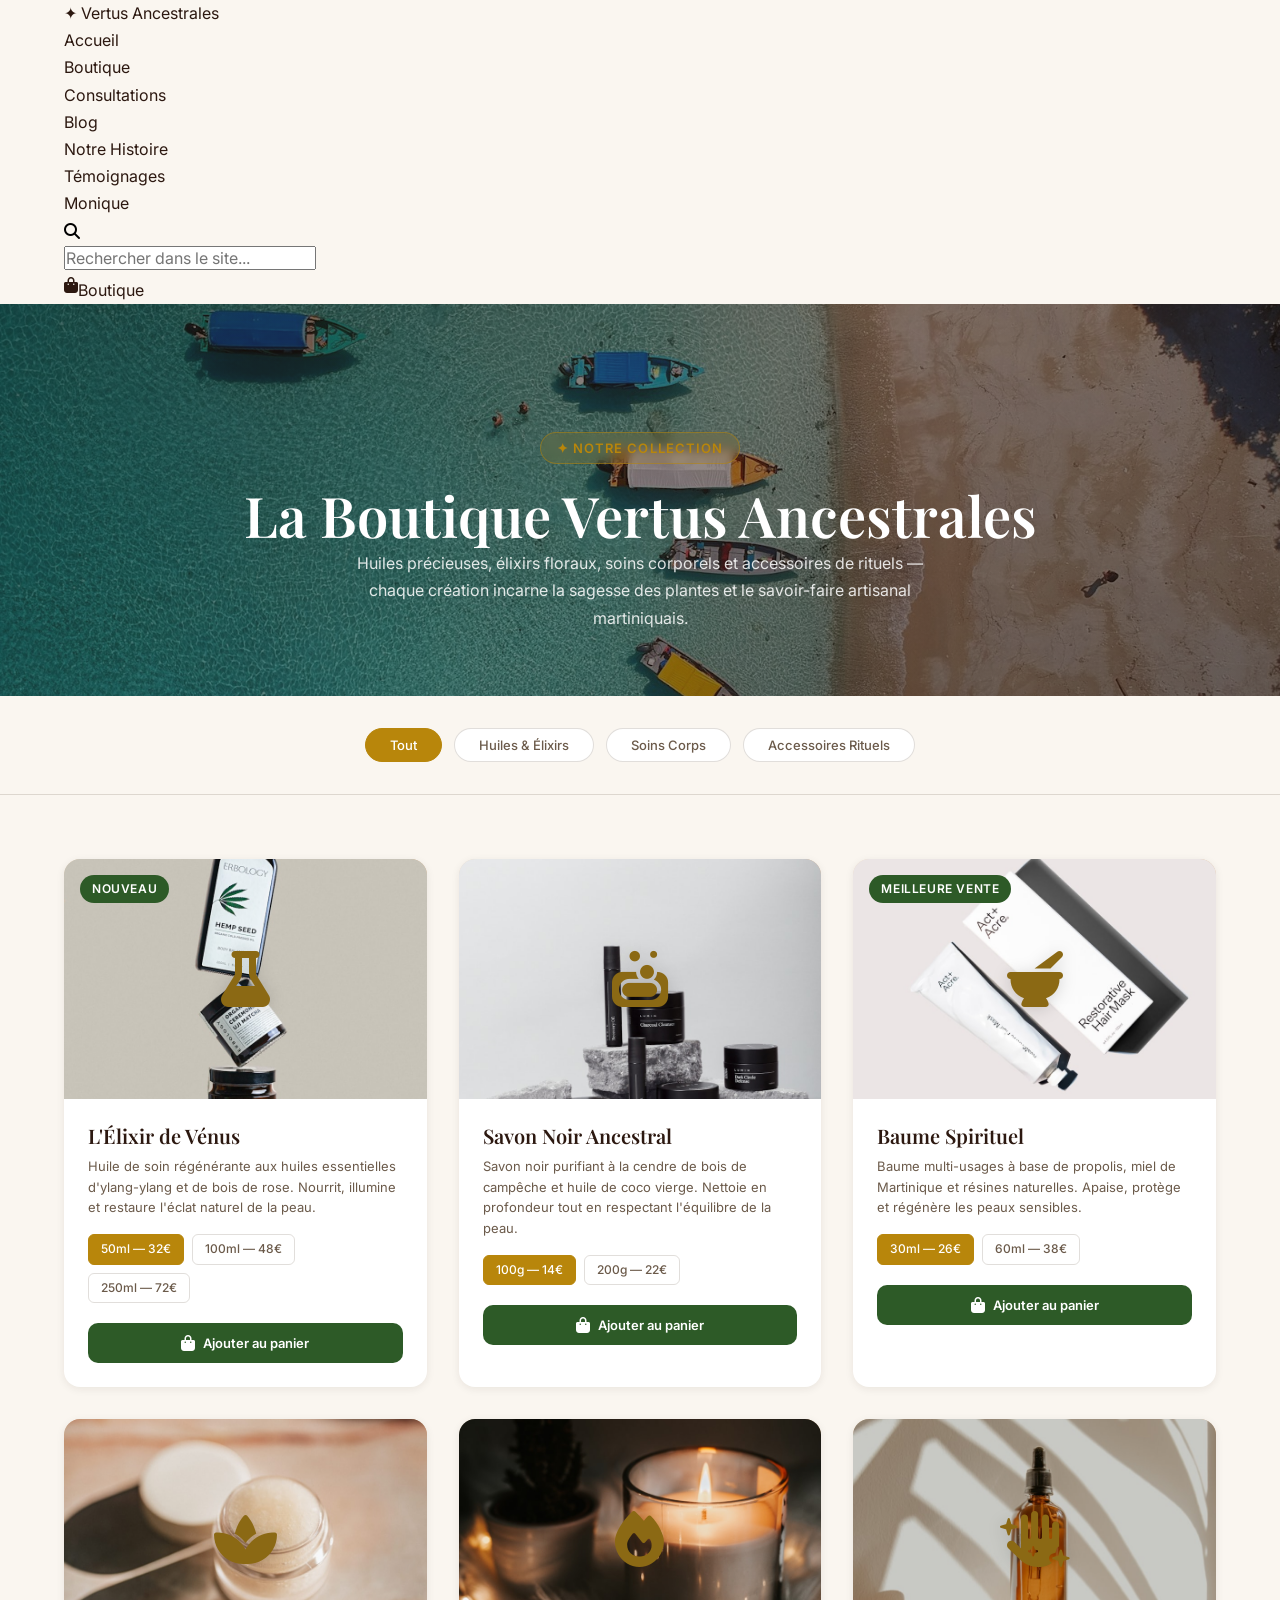
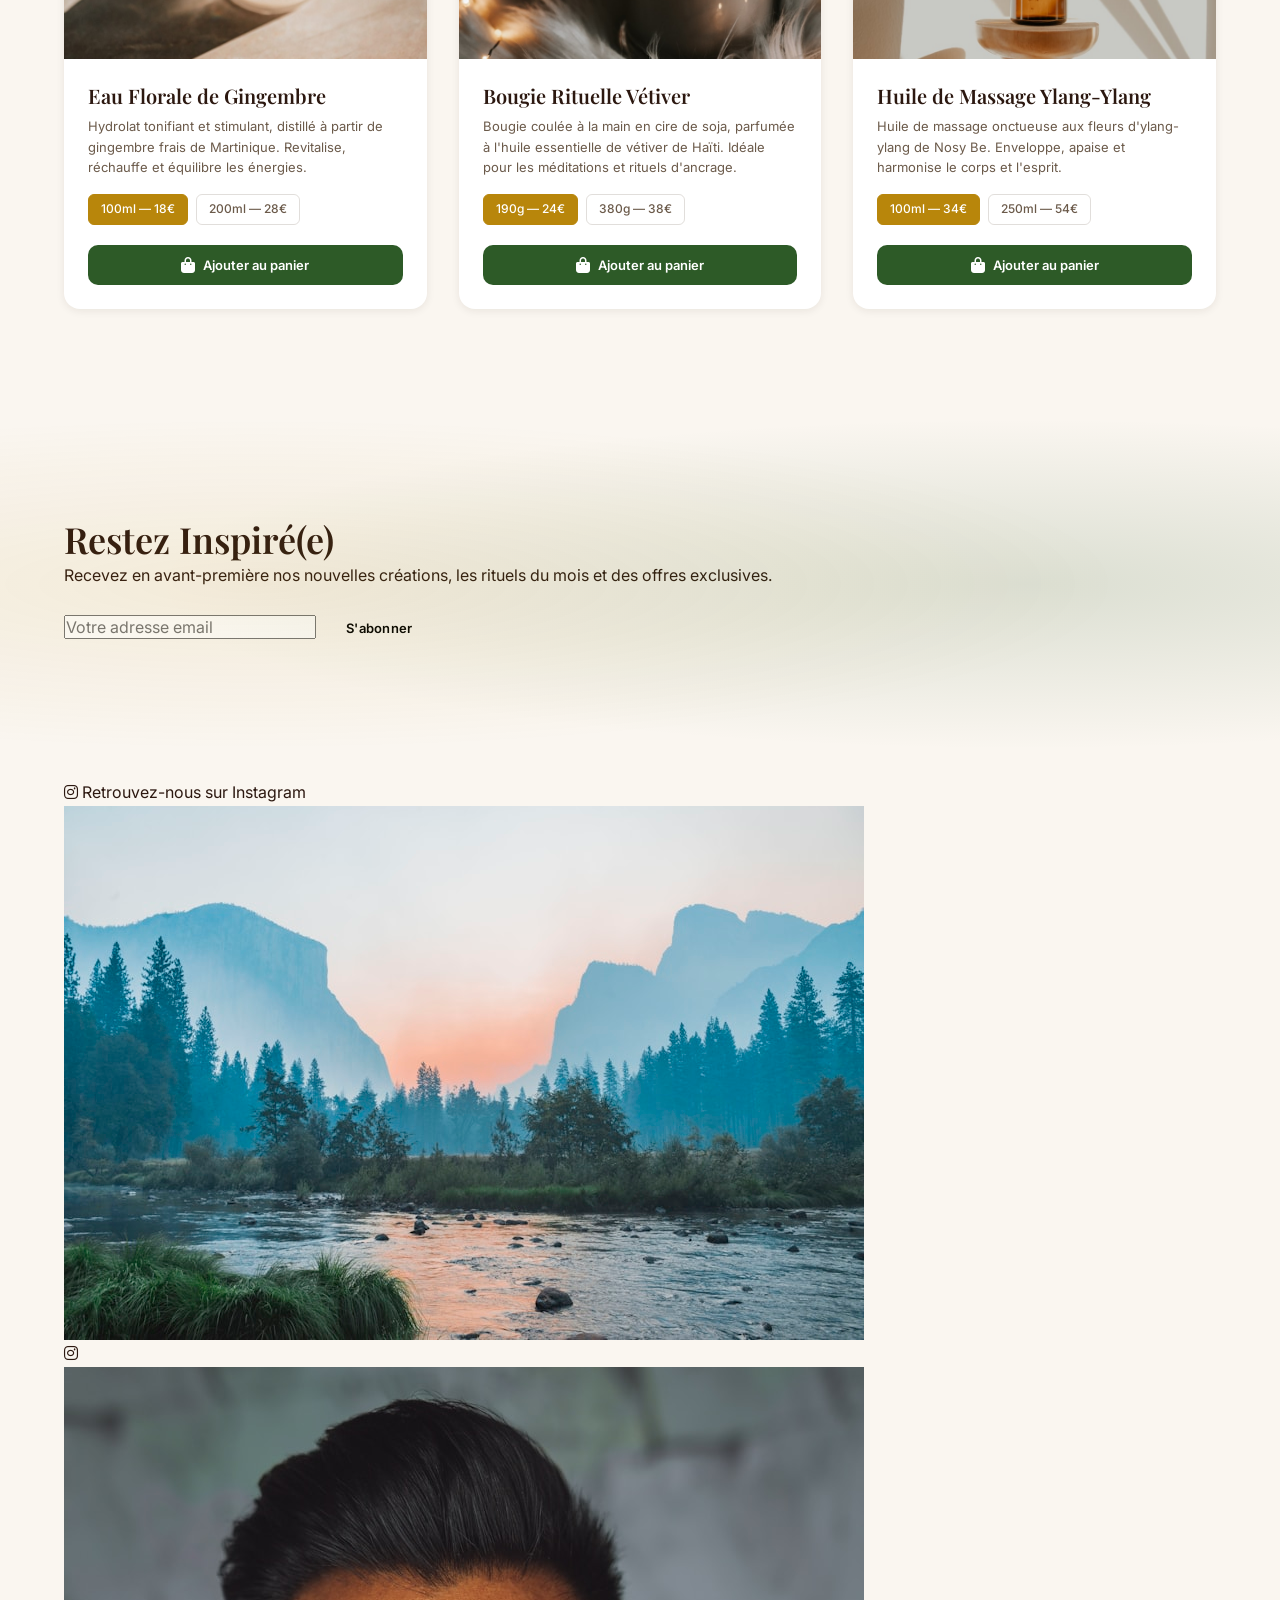
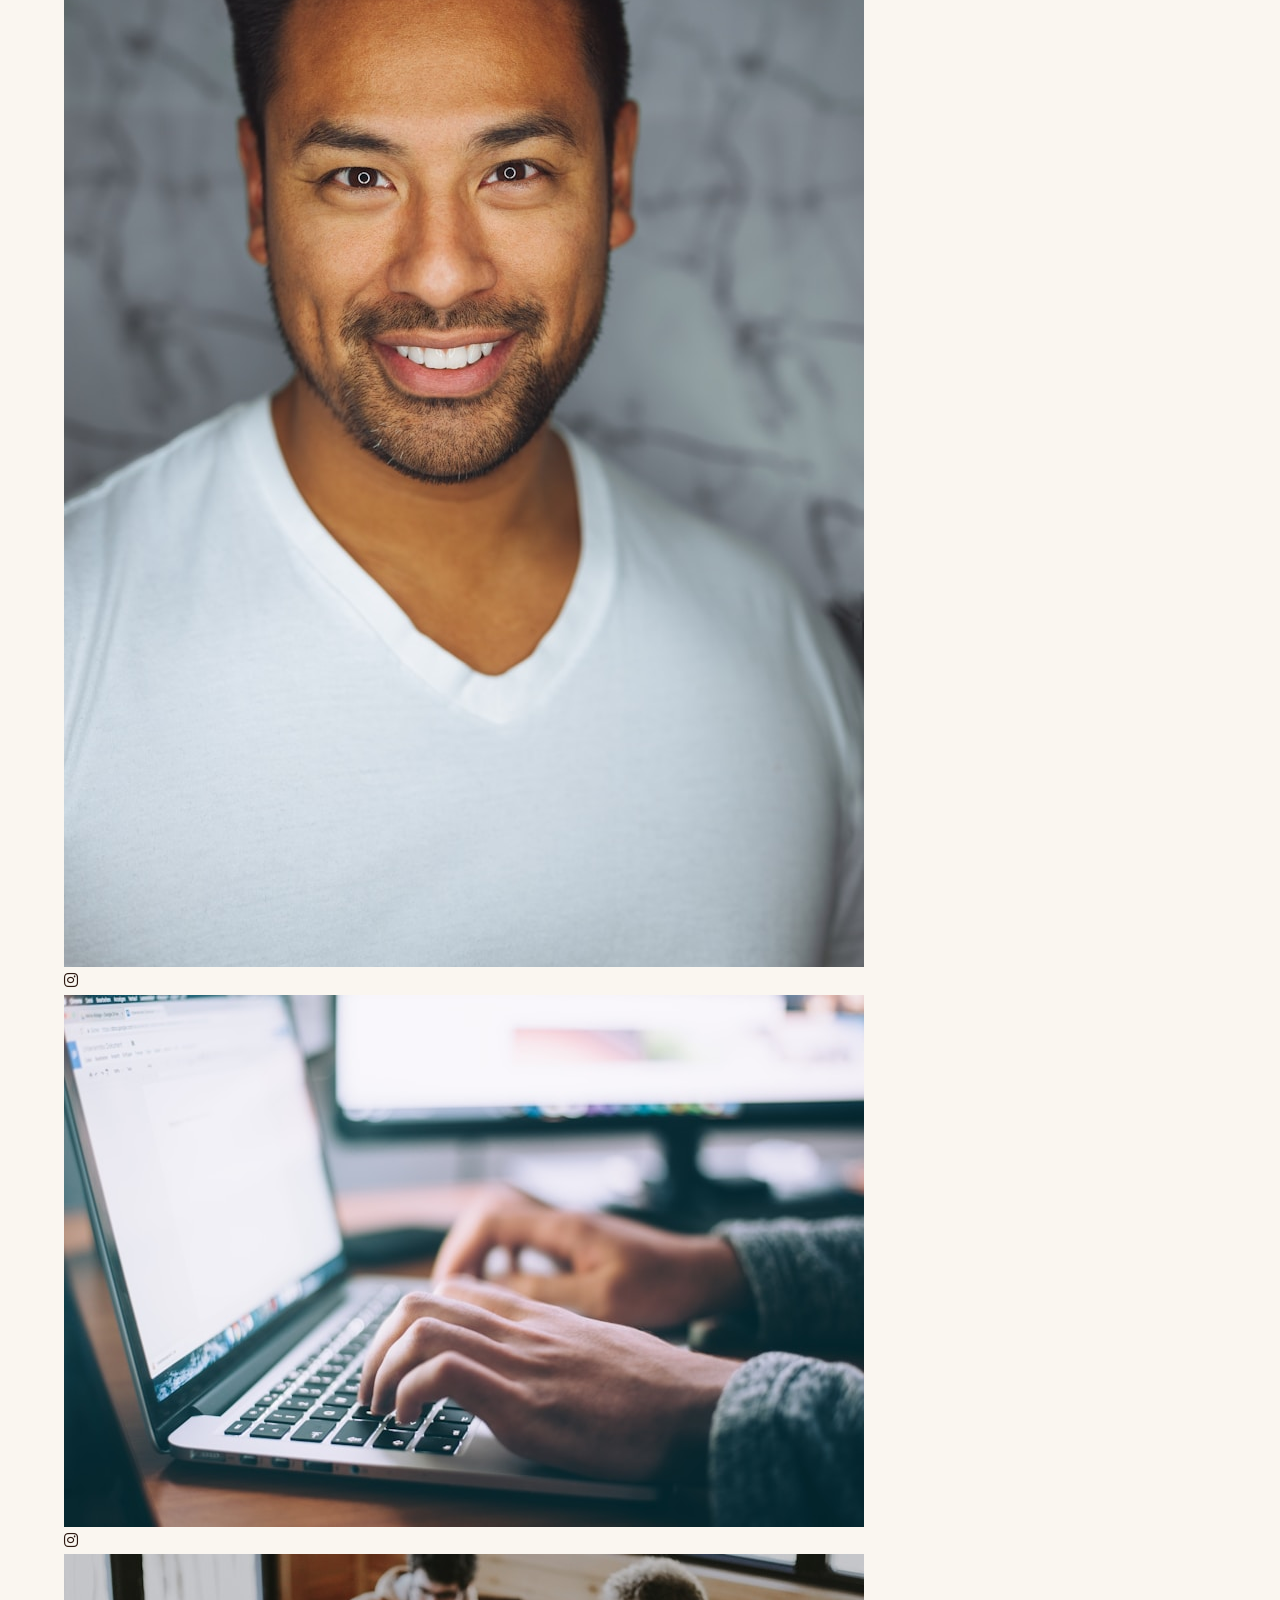
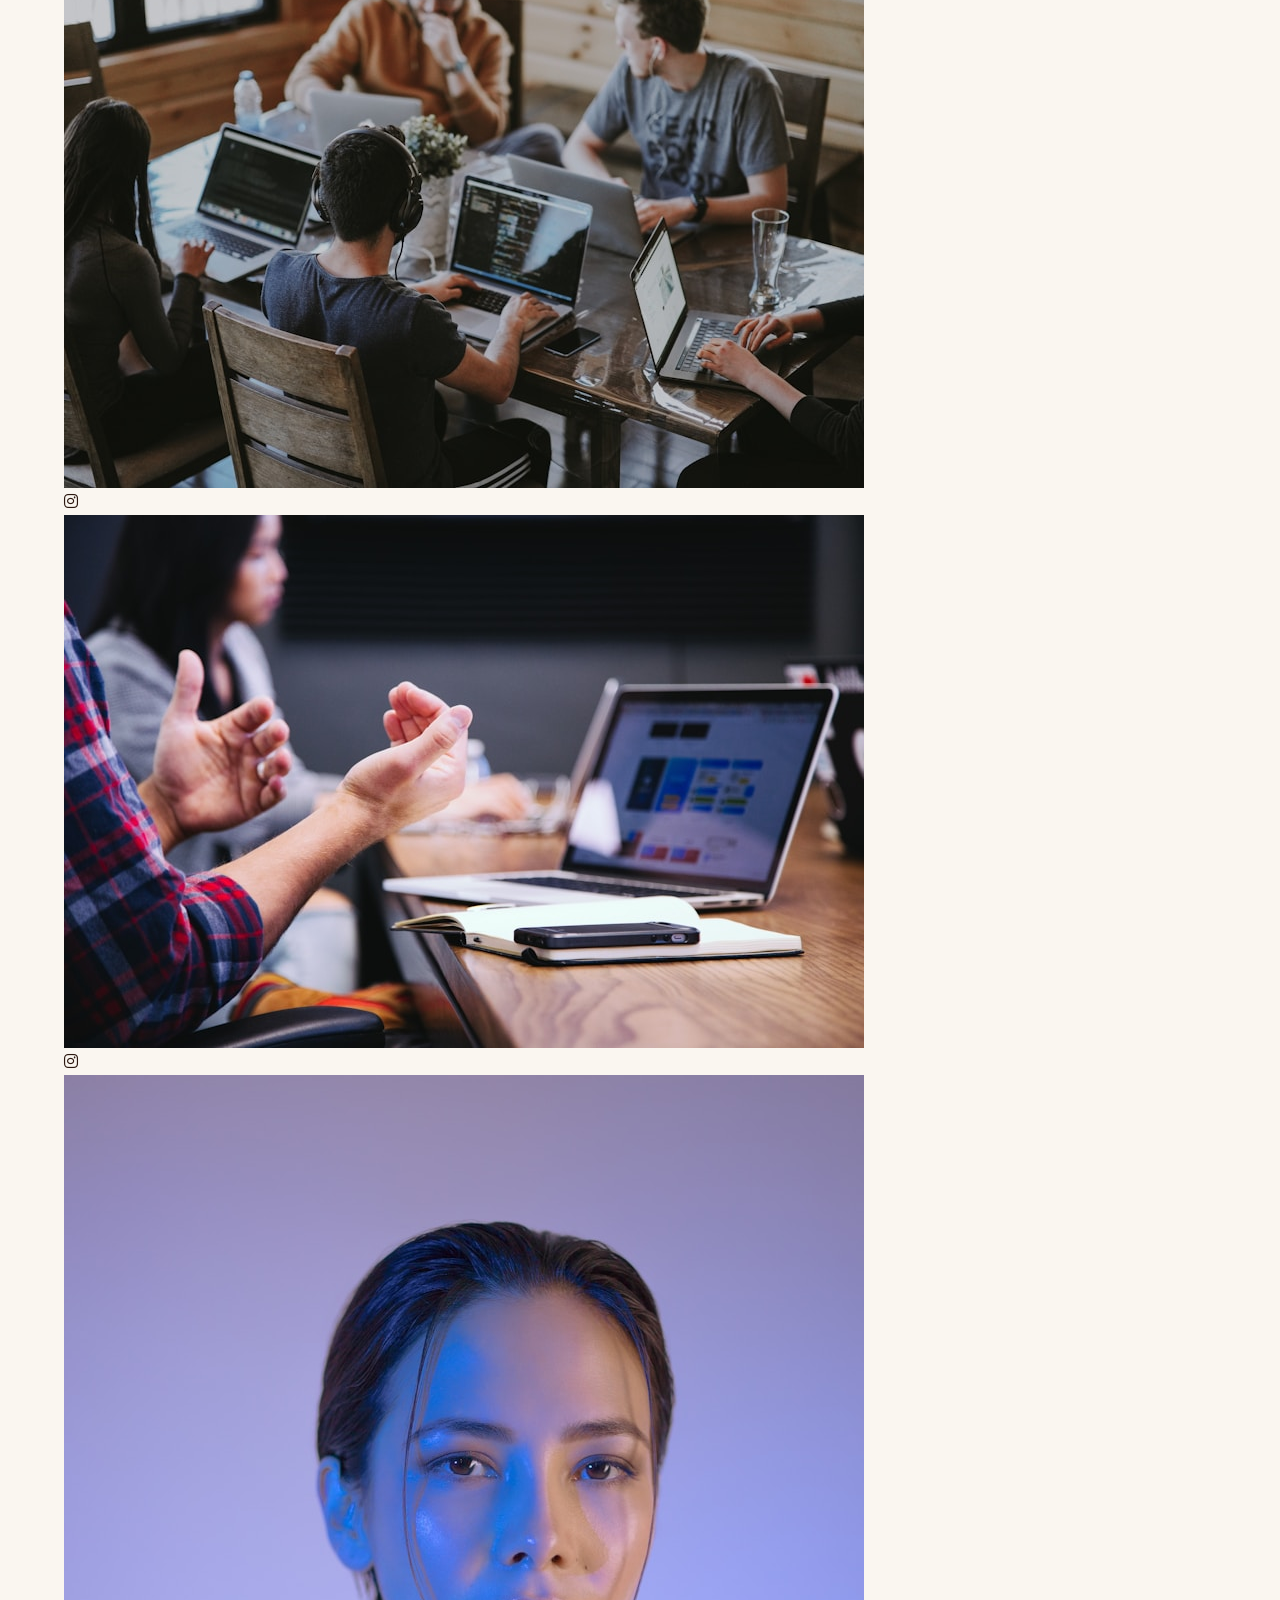
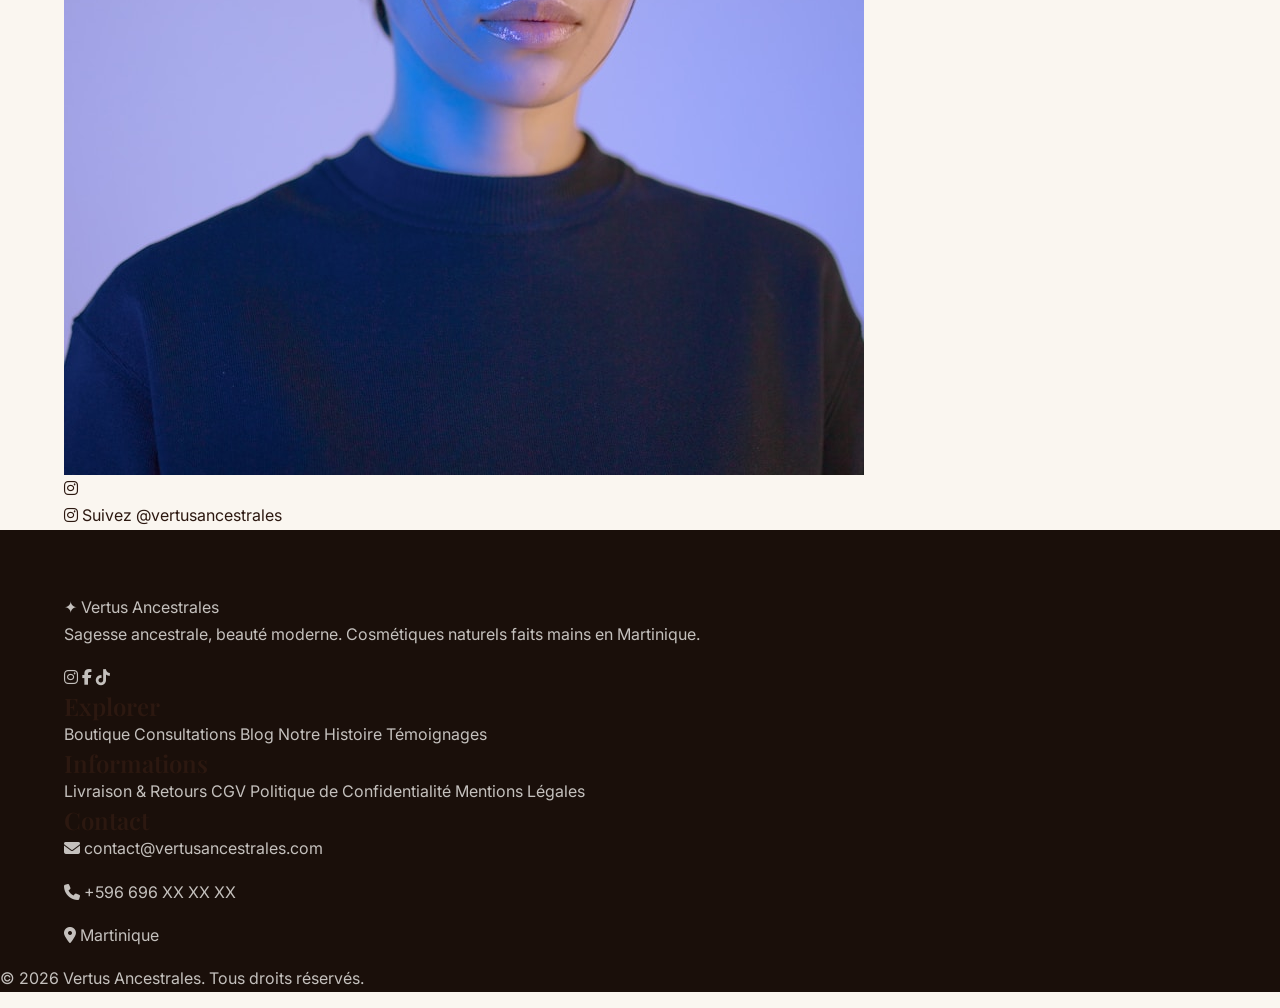
<file: boutique.html>
<!DOCTYPE html>
<html lang="fr">
<head>
  <meta charset="UTF-8">
  <meta name="viewport" content="width=device-width, initial-scale=1.0">
  <title>Boutique — Vertus Ancestrales</title>
  <meta name="description" content="Découvrez notre boutique de cosmétiques naturels : huiles, élixirs, soins du corps et accessoires rituels. Fait main en Martinique.">
  <link rel="preconnect" href="https://fonts.googleapis.com">
  <link href="https://fonts.googleapis.com/css2?family=Playfair+Display:wght@400;600;700&family=Inter:wght@300;400;500;600&display=swap" rel="stylesheet">
  <link rel="stylesheet" href="https://cdnjs.cloudflare.com/ajax/libs/font-awesome/6.5.0/css/all.min.css">
  <link rel="stylesheet" href="css/style.css">
  <style>
    /* Boutique page specific styles */
    .page-hero {
      padding: var(--space-32) 0 var(--space-16);
      background: url('images/hero-bg.jpg') center/cover no-repeat fixed !important;
      text-align: center;
      position: relative;
      overflow: hidden;
      color: var(--color-white);
    }
    .page-hero h1, .page-hero .section-title { color: var(--color-white); }
    .page-hero .section-desc { color: rgba(255,255,255,0.85); }
    .page-hero::before {
      content: '';
      position: absolute;
      inset: 0;
      background: linear-gradient(135deg, rgba(26,15,10,0.65) 0%, rgba(44,24,16,0.5) 50%, rgba(26,15,10,0.65) 100%);
      pointer-events: none;
    }
    .page-hero .container { position: relative; z-index: 1; }
    .page-hero .hero-badge {
      display: inline-block;
      font-family: var(--font-body);
      font-size: var(--text-sm);
      font-weight: 600;
      letter-spacing: 0.08em;
      text-transform: uppercase;
      color: var(--color-primary);
      margin-bottom: var(--space-4);
      padding: var(--space-1) var(--space-4);
      border: 1px solid rgba(184,134,11,0.5);
      border-radius: var(--radius-full);
      background: rgba(184,134,11,0.15);
      backdrop-filter: blur(4px);
    }
    .page-hero .section-title { font-size: clamp(2rem, 5vw, 3.5rem); }
    .page-hero .section-desc { max-width: 600px; margin: 0 auto; }

    /* Filters */
    .filtres-section {
      padding: var(--space-8) 0;
      position: sticky;
      top: 70px;
      background: var(--color-bg);
      z-index: 10;
      border-bottom: 1px solid var(--color-border);
    }
    .filtres-section .container {
      display: flex;
      flex-wrap: wrap;
      gap: var(--space-3);
      justify-content: center;
      align-items: center;
    }
    .filter-btn {
      padding: var(--space-2) var(--space-6);
      border: 1px solid var(--color-border);
      border-radius: var(--radius-full);
      background: var(--color-white);
      color: var(--color-text-light);
      font-size: var(--text-sm);
      font-weight: 500;
      cursor: pointer;
      transition: all var(--transition-base);
    }
    .filter-btn:hover {
      border-color: var(--color-primary);
      color: var(--color-primary);
      background: rgba(184,134,11,0.05);
    }
    .filter-btn.active {
      background: var(--color-primary);
      color: var(--color-white);
      border-color: var(--color-primary);
    }

    /* Product grid */
    .boutique-grid {
      padding: var(--space-16) 0 var(--space-20);
    }
    .produits-grid {
      display: grid;
      grid-template-columns: repeat(auto-fill, minmax(300px, 1fr));
      gap: var(--space-8);
    }
    .produit-card {
      background: var(--color-white);
      border-radius: var(--radius-lg);
      overflow: hidden;
      box-shadow: var(--shadow-sm);
      transition: transform 0.4s cubic-bezier(0.25, 0.46, 0.45, 0.94), box-shadow 0.4s cubic-bezier(0.25, 0.46, 0.45, 0.94);
      position: relative;
    }
    .produit-card:hover {
      transform: translateY(-8px) scale(1.02);
      box-shadow: 0 20px 60px rgba(0,0,0,0.12);
    }
    .produit-card .produit-badge {
      position: absolute;
      top: var(--space-4);
      left: var(--space-4);
      background: var(--color-accent);
      color: var(--color-white);
      font-size: var(--text-xs);
      font-weight: 600;
      padding: var(--space-1) var(--space-3);
      border-radius: var(--radius-full);
      text-transform: uppercase;
      letter-spacing: 0.05em;
      z-index: 2;
    }
    .produit-card .produit-img {
      width: 100%;
      height: 240px;
      display: flex;
      align-items: center;
      justify-content: center;
      position: relative;
      overflow: hidden;
    }
    .produit-card .produit-img i {
      font-size: 3.5rem;
      filter: drop-shadow(0 2px 8px rgba(0,0,0,0.15));
      transition: transform 0.4s cubic-bezier(0.25, 0.46, 0.45, 0.94);
    }
    .produit-card:hover .produit-img i {
      transform: scale(1.2);
    }
    .produit-card .produit-info {
      padding: var(--space-6);
    }
    .produit-card .produit-info h3 {
      font-family: var(--font-heading);
      font-size: var(--text-xl);
      margin-bottom: var(--space-2);
      color: var(--color-text);
    }
    .produit-card .produit-desc {
      font-size: var(--text-sm);
      color: var(--color-text-light);
      line-height: 1.6;
      margin-bottom: var(--space-4);
    }
    .produit-card .produit-variantes {
      display: flex;
      flex-wrap: wrap;
      gap: var(--space-2);
      margin-bottom: var(--space-5);
    }
    .produit-card .variante {
      padding: var(--space-1) var(--space-3);
      border: 1px solid var(--color-border);
      border-radius: var(--radius-sm);
      font-size: var(--text-xs);
      font-weight: 500;
      color: var(--color-text-light);
      cursor: pointer;
      transition: all var(--transition-fast);
    }
    .produit-card .variante:hover { border-color: var(--color-primary); color: var(--color-primary); }
    .produit-card .variante.active {
      background: var(--color-primary);
      color: var(--color-white);
      border-color: var(--color-primary);
    }
    .btn-add-cart {
      display: inline-flex;
      align-items: center;
      gap: var(--space-2);
      padding: var(--space-3) var(--space-6);
      background: var(--color-accent);
      color: var(--color-white);
      border: none;
      border-radius: var(--radius-md);
      font-size: var(--text-sm);
      font-weight: 600;
      cursor: pointer;
      transition: all 0.3s ease;
      width: 100%;
      justify-content: center;
    }
    .btn-add-cart:hover { background: var(--color-accent-hover); }
    .btn-add-cart:active { transform: scale(0.95); }
    .btn-add-cart i { font-size: var(--text-base); }

    .cart-badge {
      position: absolute;
      top: -6px;
      right: -6px;
      background: var(--color-primary);
      color: var(--color-white);
      font-size: 0.65rem;
      font-weight: 700;
      width: 18px;
      height: 18px;
      border-radius: 50%;
      display: none;
      align-items: center;
      justify-content: center;
    }
    .nav-cart-wrap {
      position: relative;
      display: inline-flex;
    }

    /* Enhanced fade-in */
    .fade-in {
      opacity: 0;
      transform: translateY(30px) scale(0.97);
      transition: opacity 0.7s cubic-bezier(0.25, 0.46, 0.45, 0.94), transform 0.7s cubic-bezier(0.25, 0.46, 0.45, 0.94);
    }
    .fade-in.visible {
      opacity: 1;
      transform: translateY(0) scale(1);
    }

    @media (max-width: 768px) {
      .produits-grid { grid-template-columns: 1fr; }
      .filtres-section { position: relative; top: 0; }
      .page-hero { background-attachment: scroll !important; }
    }
  </style>
  <style>
  .page-header {
    min-height: 40vh;
    display: flex;
    align-items: center;
    justify-content: center;
    text-align: center;
    padding: 8rem 2rem 4rem;
    position: relative;
    overflow: hidden;
  }
  .page-header-bg {
    position: absolute;
    inset: 0;
    background-size: cover;
    background-position: center;
    background-attachment: fixed;
    filter: brightness(0.5);
  }
  .page-header-content {
    position: relative;
    z-index: 2;
    color: white;
  }
  .page-header-content h1 {
    font-family: 'Playfair Display', serif;
    font-size: clamp(2.2rem, 5vw, 3.5rem);
    margin-bottom: 0.5rem;
  }
  .page-header-content p {
    font-size: 1.1rem;
    max-width: 600px;
    margin: 0 auto;
    opacity: 0.9;
  }
  @media (max-width: 768px) {
    .page-header { min-height: 35vh; padding: 6rem 1.5rem 3rem; }
    .page-header-bg { background-attachment: scroll !important; }
  }
  @media (max-width: 768px) { .page-header-bg { background-attachment: scroll !important; } }
  </style>
</head>
<body>

  <!-- NAVIGATION -->
  <nav class="navbar" id="navbar">
    <div class="container nav-container">
      <a href="index.html" class="nav-logo">
        <span class="logo-icon">✦</span>
        <span class="logo-text">Vertus Ancestrales</span>
      </a>
      <button class="nav-toggle" id="navToggle" aria-label="Menu">
        <span></span><span></span><span></span>
      </button>
      <ul class="nav-links" id="navLinks">
        <li><a href="index.html">Accueil</a></li>
        <li><a href="boutique.html" class="active">Boutique</a></li>
        <li><a href="consultations.html">Consultations</a></li>
        <li><a href="blog.html">Blog</a></li>
        <li><a href="histoire.html">Notre Histoire</a></li>
        <li><a href="temoignages.html">Témoignages</a></li>
        <li><a href="monique.html">Monique</a></li>
        <li class="nav-search-item">
          <button class="nav-search-btn" id="searchToggle" aria-label="Rechercher"><i class="fas fa-search"></i></button>
          <div class="search-dropdown" id="searchDropdown">
            <div class="search-dropdown-inner">
              <input type="text" id="globalSearch" placeholder="Rechercher dans le site..." autocomplete="off">
              <div class="search-results" id="searchResults"></div>
            </div>
          </div>
        </li>
        <li class="nav-cta">
          <a href="boutique.html" class="nav-cart-wrap">
            <i class="fas fa-shopping-bag"></i> Boutique
            <span class="cart-badge" id="cart-count">0</span>
          </a>
        </li>
      </ul>
    </div>
  </nav>

  <!-- PAGE HERO -->
  <section class="page-hero">
    <div class="container">
      <div class="hero-badge">✦ Notre Collection</div>
      <h1 class="section-title">La Boutique Vertus Ancestrales</h1>
      <p class="section-desc">Huiles précieuses, élixirs floraux, soins corporels et accessoires de rituels — chaque création incarne la sagesse des plantes et le savoir-faire artisanal martiniquais.</p>
    </div>
  </section>

  <!-- FILTRES -->
  <section class="filtres-section">
    <div class="container">
      <button class="filter-btn active" data-filter="all">Tout</button>
      <button class="filter-btn" data-filter="huiles">Huiles &amp; Élixirs</button>
      <button class="filter-btn" data-filter="soins">Soins Corps</button>
      <button class="filter-btn" data-filter="accessoires">Accessoires Rituels</button>
    </div>
  </section>

  <!-- PRODUITS -->
  <section class="section boutique-grid">
    <div class="container">
      <div class="produits-grid">

        <!-- 1. L'Élixir de Vénus -->
        <div class="produit-card fade-in" data-category="huiles" data-product-id="elixir-venus">
          <div class="produit-badge">Nouveau</div>
          <div class="produit-img" style="background: url('images/produit-elixir-venus.jpg') center/cover no-repeat, linear-gradient(135deg, #f0dcc0, #d4a373);">
            <i class="fas fa-flask" style="color:#8b6914;"></i>
          </div>
          <div class="produit-info">
            <h3>L'Élixir de Vénus</h3>
            <p class="produit-desc">Huile de soin régénérante aux huiles essentielles d'ylang-ylang et de bois de rose. Nourrit, illumine et restaure l'éclat naturel de la peau.</p>
            <div class="produit-variantes">
              <span class="variante active">50ml — 32€</span>
              <span class="variante">100ml — 48€</span>
              <span class="variante">250ml — 72€</span>
            </div>
            <button class="btn-add-cart"><i class="fas fa-shopping-bag"></i> Ajouter au panier</button>
          </div>
        </div>

        <!-- 2. Savon Noir Ancestral -->
        <div class="produit-card fade-in" data-category="soins" data-product-id="savon-noir">
          <div class="produit-img" style="background-image: url('images/produit-savon-noir.jpg'); background-size: cover; background-position: center;">
            <i class="fas fa-soap" style="color:#5c4a3a;"></i>
          </div>
          <div class="produit-info">
            <h3>Savon Noir Ancestral</h3>
            <p class="produit-desc">Savon noir purifiant à la cendre de bois de campêche et huile de coco vierge. Nettoie en profondeur tout en respectant l'équilibre de la peau.</p>
            <div class="produit-variantes">
              <span class="variante active">100g — 14€</span>
              <span class="variante">200g — 22€</span>
            </div>
            <button class="btn-add-cart"><i class="fas fa-shopping-bag"></i> Ajouter au panier</button>
          </div>
        </div>

        <!-- 3. Baume Spirituel -->
        <div class="produit-card fade-in" data-category="soins" data-product-id="baume-spirituel">
          <div class="produit-badge">Meilleure vente</div>
          <div class="produit-img" style="background-image: url('images/produit-baume-spirituel.jpg'); background-size: cover; background-position: center;">
            <i class="fas fa-mortar-pestle" style="color:#4a3b5c;"></i>
          </div>
          <div class="produit-info">
            <h3>Baume Spirituel</h3>
            <p class="produit-desc">Baume multi-usages à base de propolis, miel de Martinique et résines naturelles. Apaise, protège et régénère les peaux sensibles.</p>
            <div class="produit-variantes">
              <span class="variante active">30ml — 26€</span>
              <span class="variante">60ml — 38€</span>
            </div>
            <button class="btn-add-cart"><i class="fas fa-shopping-bag"></i> Ajouter au panier</button>
          </div>
        </div>

        <!-- 4. Eau Florale de Gingembre -->
        <div class="produit-card fade-in" data-category="huiles" data-product-id="eau-florale">
          <div class="produit-img" style="background-image: url('images/produit-eau-florale.jpg'); background-size: cover; background-position: center;">
            <i class="fas fa-spa" style="color:#b8860b;"></i>
          </div>
          <div class="produit-info">
            <h3>Eau Florale de Gingembre</h3>
            <p class="produit-desc">Hydrolat tonifiant et stimulant, distillé à partir de gingembre frais de Martinique. Revitalise, réchauffe et équilibre les énergies.</p>
            <div class="produit-variantes">
              <span class="variante active">100ml — 18€</span>
              <span class="variante">200ml — 28€</span>
            </div>
            <button class="btn-add-cart"><i class="fas fa-shopping-bag"></i> Ajouter au panier</button>
          </div>
        </div>

        <!-- 5. Bougie Rituelle Vétiver -->
        <div class="produit-card fade-in" data-category="accessoires" data-product-id="bougie-vetiver">
          <div class="produit-img" style="background-image: url('images/produit-bougie-vetiver.jpg'); background-size: cover; background-position: center;">
            <i class="fas fa-fire" style="color:#d4a017;"></i>
          </div>
          <div class="produit-info">
            <h3>Bougie Rituelle Vétiver</h3>
            <p class="produit-desc">Bougie coulée à la main en cire de soja, parfumée à l'huile essentielle de vétiver de Haïti. Idéale pour les méditations et rituels d'ancrage.</p>
            <div class="produit-variantes">
              <span class="variante active">190g — 24€</span>
              <span class="variante">380g — 38€</span>
            </div>
            <button class="btn-add-cart"><i class="fas fa-shopping-bag"></i> Ajouter au panier</button>
          </div>
        </div>

        <!-- 6. Huile de Massage Ylang-Ylang -->
        <div class="produit-card fade-in" data-category="huiles" data-product-id="huile-ylang">
          <div class="produit-img" style="background-image: url('images/produit-huile-ylang.jpg'); background-size: cover; background-position: center;">
            <i class="fas fa-hand-sparkles" style="color:#8b5a5a;"></i>
          </div>
          <div class="produit-info">
            <h3>Huile de Massage Ylang-Ylang</h3>
            <p class="produit-desc">Huile de massage onctueuse aux fleurs d'ylang-ylang de Nosy Be. Enveloppe, apaise et harmonise le corps et l'esprit.</p>
            <div class="produit-variantes">
              <span class="variante active">100ml — 34€</span>
              <span class="variante">250ml — 54€</span>
            </div>
            <button class="btn-add-cart"><i class="fas fa-shopping-bag"></i> Ajouter au panier</button>
          </div>
        </div>

      </div>
    </div>
  </section>

  <!-- NEWSLETTER -->
  <section class="section newsletter" style="background: var(--bg-alt);">
    <div class="container">
      <div class="newsletter-box">
        <h2>Restez Inspiré(e)</h2>
        <p>Recevez en avant-première nos nouvelles créations, les rituels du mois et des offres exclusives.</p>
        <form class="newsletter-form" onsubmit="event.preventDefault(); alert('Merci ! Vous êtes inscrit(e) à notre newsletter.');">
          <input type="email" placeholder="Votre adresse email" required>
          <button type="submit" class="btn btn-primary">S'abonner</button>
        </form>
      </div>
    </div>
  </section>

  <!-- FOOTER INSTAGRAM STRIP -->
  <div class="footer-insta-strip">
    <div class="container">
      <div class="insta-strip-label"><i class="fab fa-instagram"></i> Retrouvez-nous sur Instagram</div>
      <div class="footer-insta-thumbs">
        <a href="#" target="_blank" rel="noopener"><img src="images/insta-1.jpg" alt="Instagram" loading="lazy"><span class="thumb-overlay"><i class="fab fa-instagram"></i></span></a>
        <a href="#" target="_blank" rel="noopener"><img src="images/insta-2.jpg" alt="Instagram" loading="lazy"><span class="thumb-overlay"><i class="fab fa-instagram"></i></span></a>
        <a href="#" target="_blank" rel="noopener"><img src="images/insta-3.jpg" alt="Instagram" loading="lazy"><span class="thumb-overlay"><i class="fab fa-instagram"></i></span></a>
        <a href="#" target="_blank" rel="noopener"><img src="images/insta-4.jpg" alt="Instagram" loading="lazy"><span class="thumb-overlay"><i class="fab fa-instagram"></i></span></a>
        <a href="#" target="_blank" rel="noopener"><img src="images/insta-5.jpg" alt="Instagram" loading="lazy"><span class="thumb-overlay"><i class="fab fa-instagram"></i></span></a>
        <a href="#" target="_blank" rel="noopener"><img src="images/insta-6.jpg" alt="Instagram" loading="lazy"><span class="thumb-overlay"><i class="fab fa-instagram"></i></span></a>
      </div>
      <a href="#" class="insta-strip-follow" target="_blank" rel="noopener"><i class="fab fa-instagram"></i> Suivez @vertusancestrales</a>
    </div>
  </div>

  <!-- FOOTER -->
  <footer class="footer">
    <div class="container footer-grid">
      <div class="footer-brand">
        <span class="footer-logo">✦ Vertus Ancestrales</span>
        <p>Sagesse ancestrale, beauté moderne. Cosmétiques naturels faits mains en Martinique.</p>
        <div class="footer-social">
          <a href="#" aria-label="Instagram"><i class="fab fa-instagram"></i></a>
          <a href="#" aria-label="Facebook"><i class="fab fa-facebook-f"></i></a>
          <a href="#" aria-label="TikTok"><i class="fab fa-tiktok"></i></a>
        </div>
      </div>
      <div class="footer-links">
        <h4>Explorer</h4>
        <a href="boutique.html">Boutique</a>
        <a href="consultations.html">Consultations</a>
        <a href="blog.html">Blog</a>
        <a href="histoire.html">Notre Histoire</a>
        <a href="temoignages.html">Témoignages</a>
      </div>
      <div class="footer-links">
        <h4>Informations</h4>
        <a href="#">Livraison & Retours</a>
        <a href="#">CGV</a>
        <a href="#">Politique de Confidentialité</a>
        <a href="#">Mentions Légales</a>
      </div>
      <div class="footer-contact">
        <h4>Contact</h4>
        <p><i class="fas fa-envelope"></i> contact@vertusancestrales.com</p>
        <p><i class="fas fa-phone"></i> +596 696 XX XX XX</p>
        <p><i class="fas fa-map-marker-alt"></i> Martinique</p>
      </div>
    </div>
    <div class="footer-bottom">
      <p>&copy; 2026 Vertus Ancestrales. Tous droits réservés.</p>
    </div>
  </footer>

  <!-- BACK TO TOP -->
  <button id="backToTop" class="back-to-top" aria-label="Retour en haut"><i class="fas fa-chevron-up"></i></button>

  <script src="js/main.js"></script>
</body>
</html>
</file>
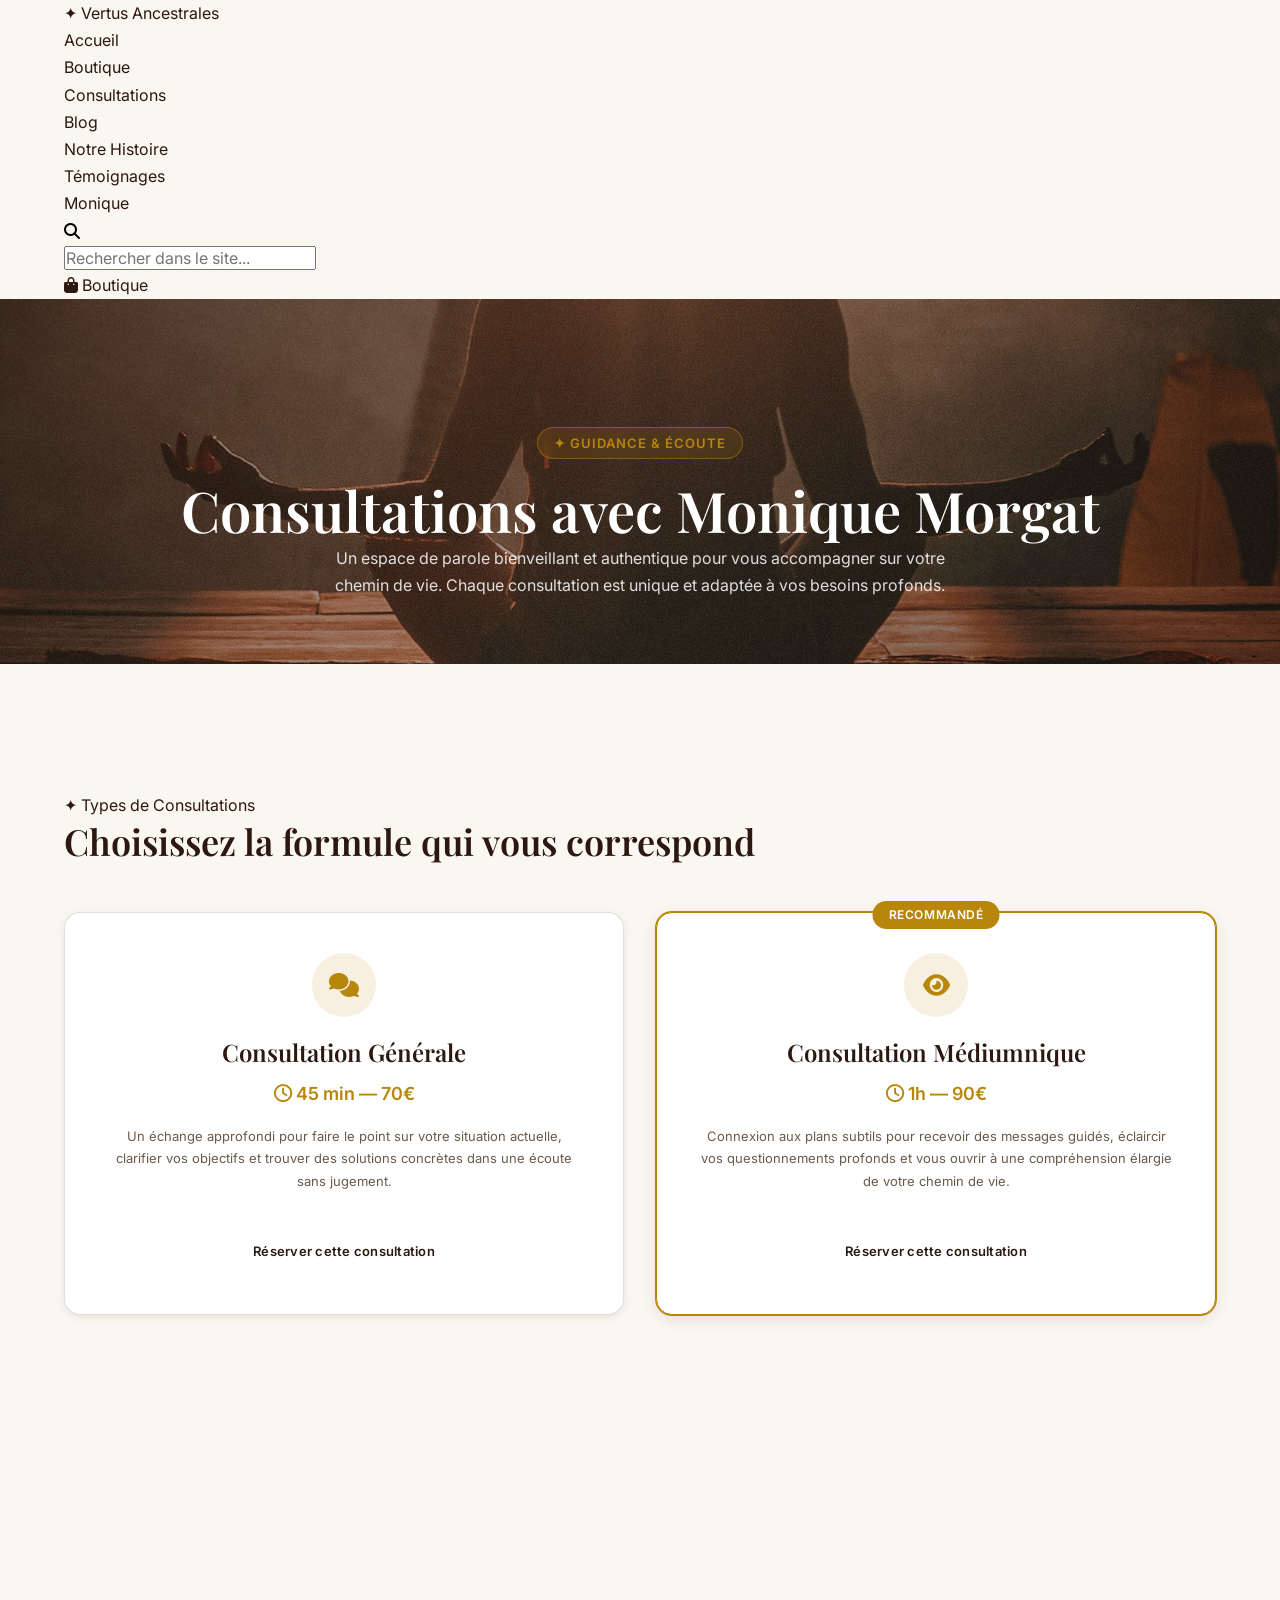
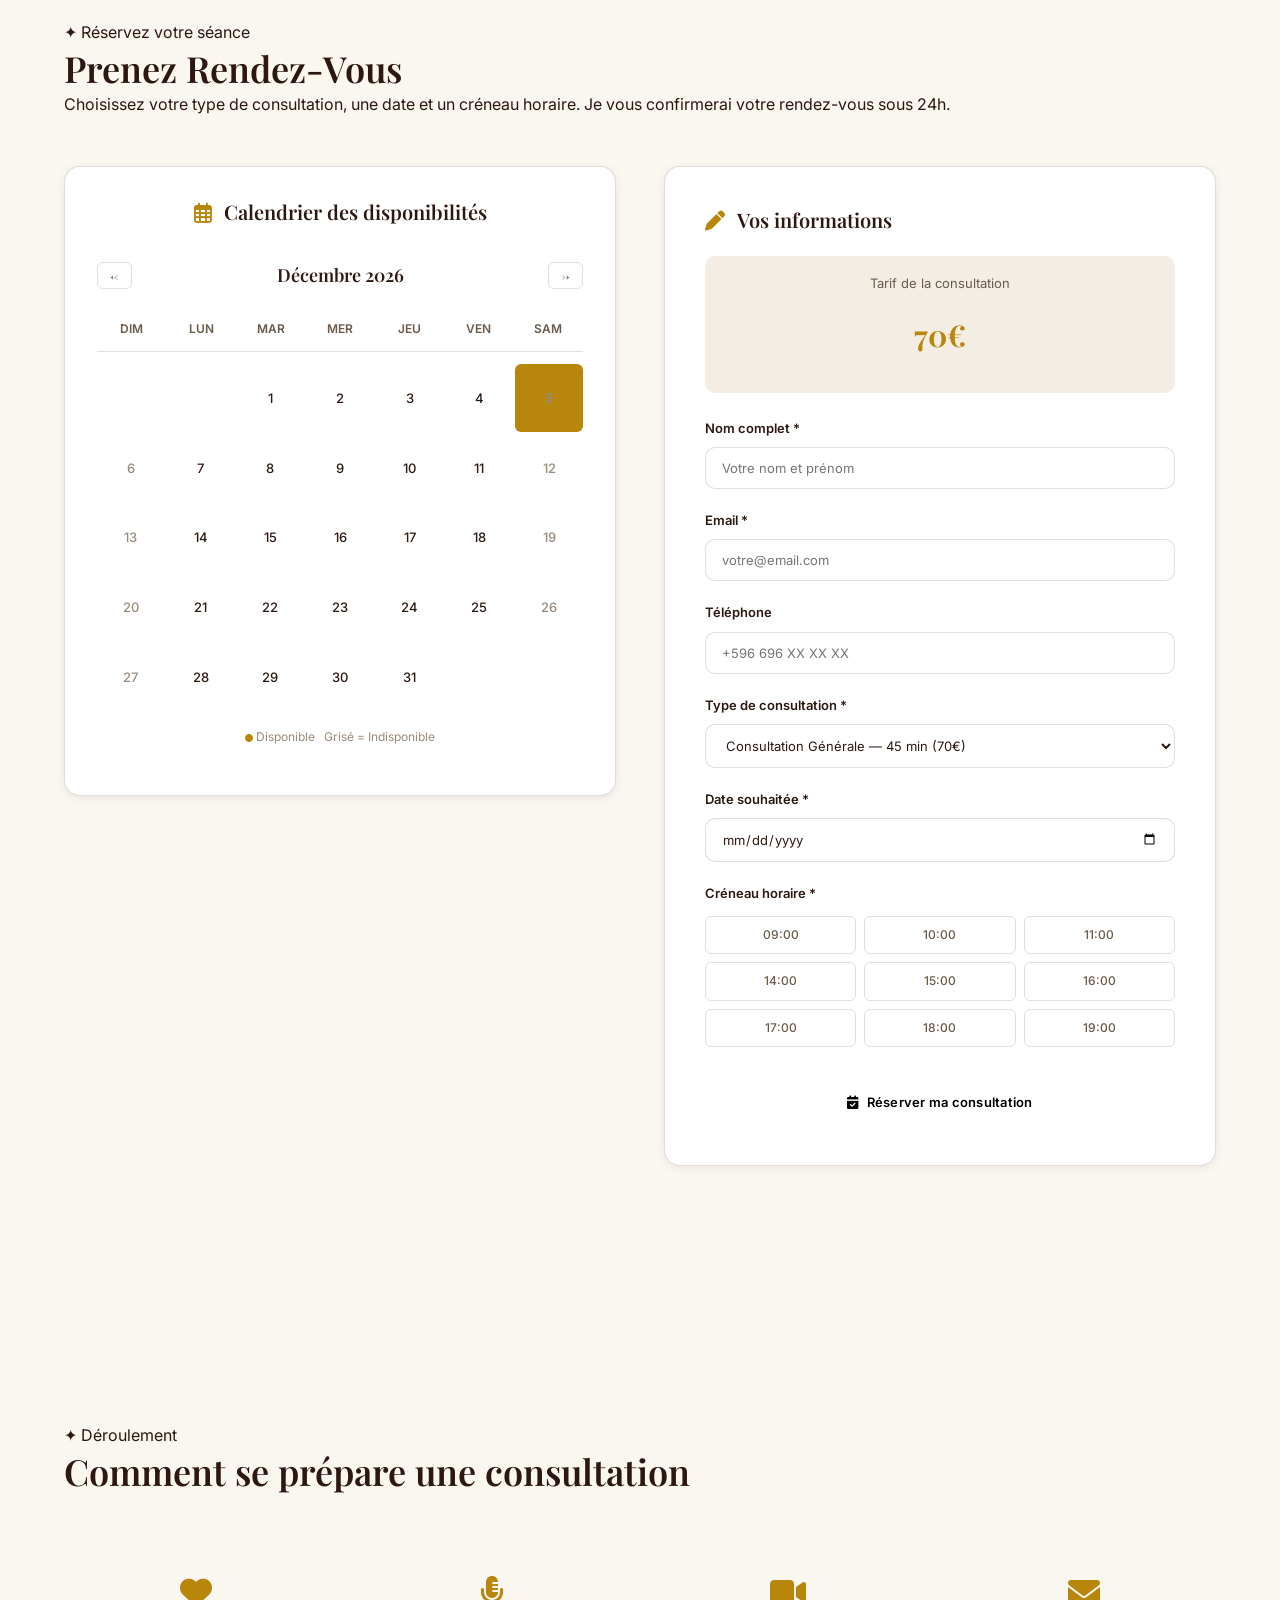
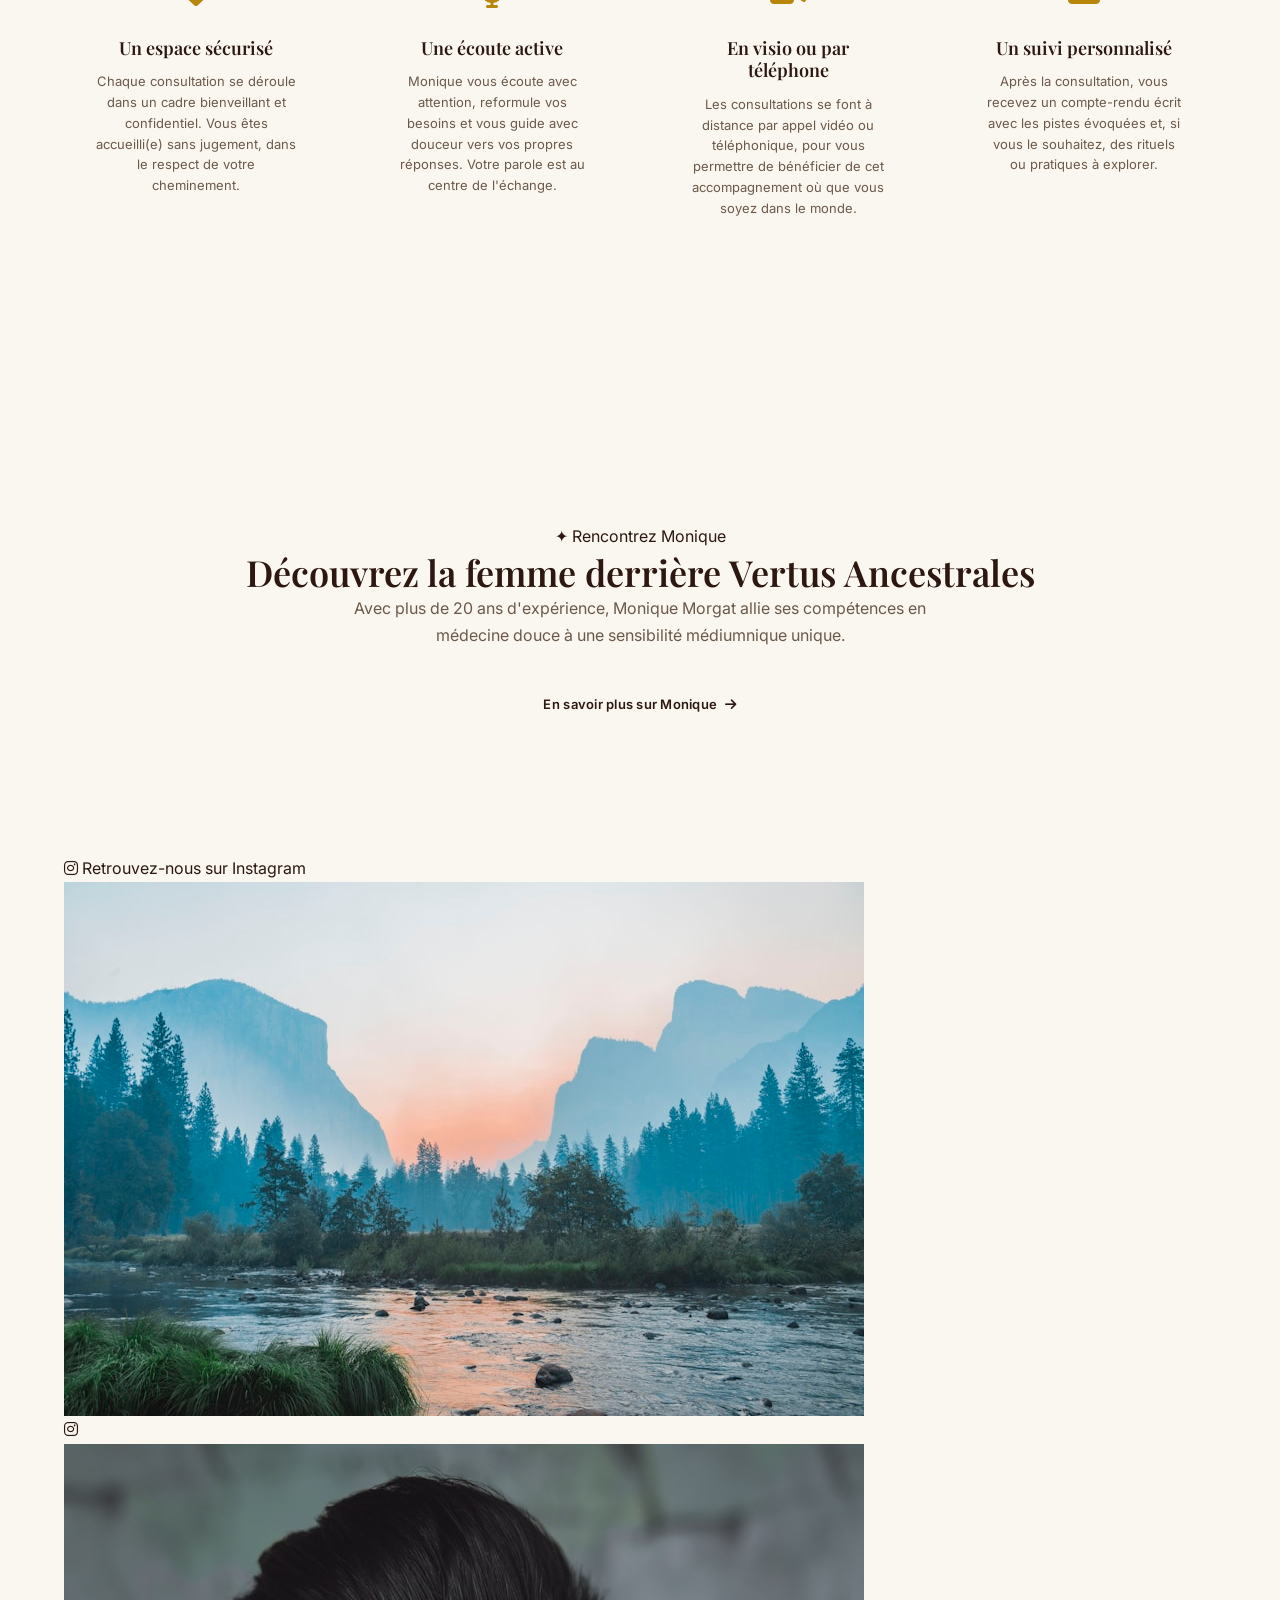
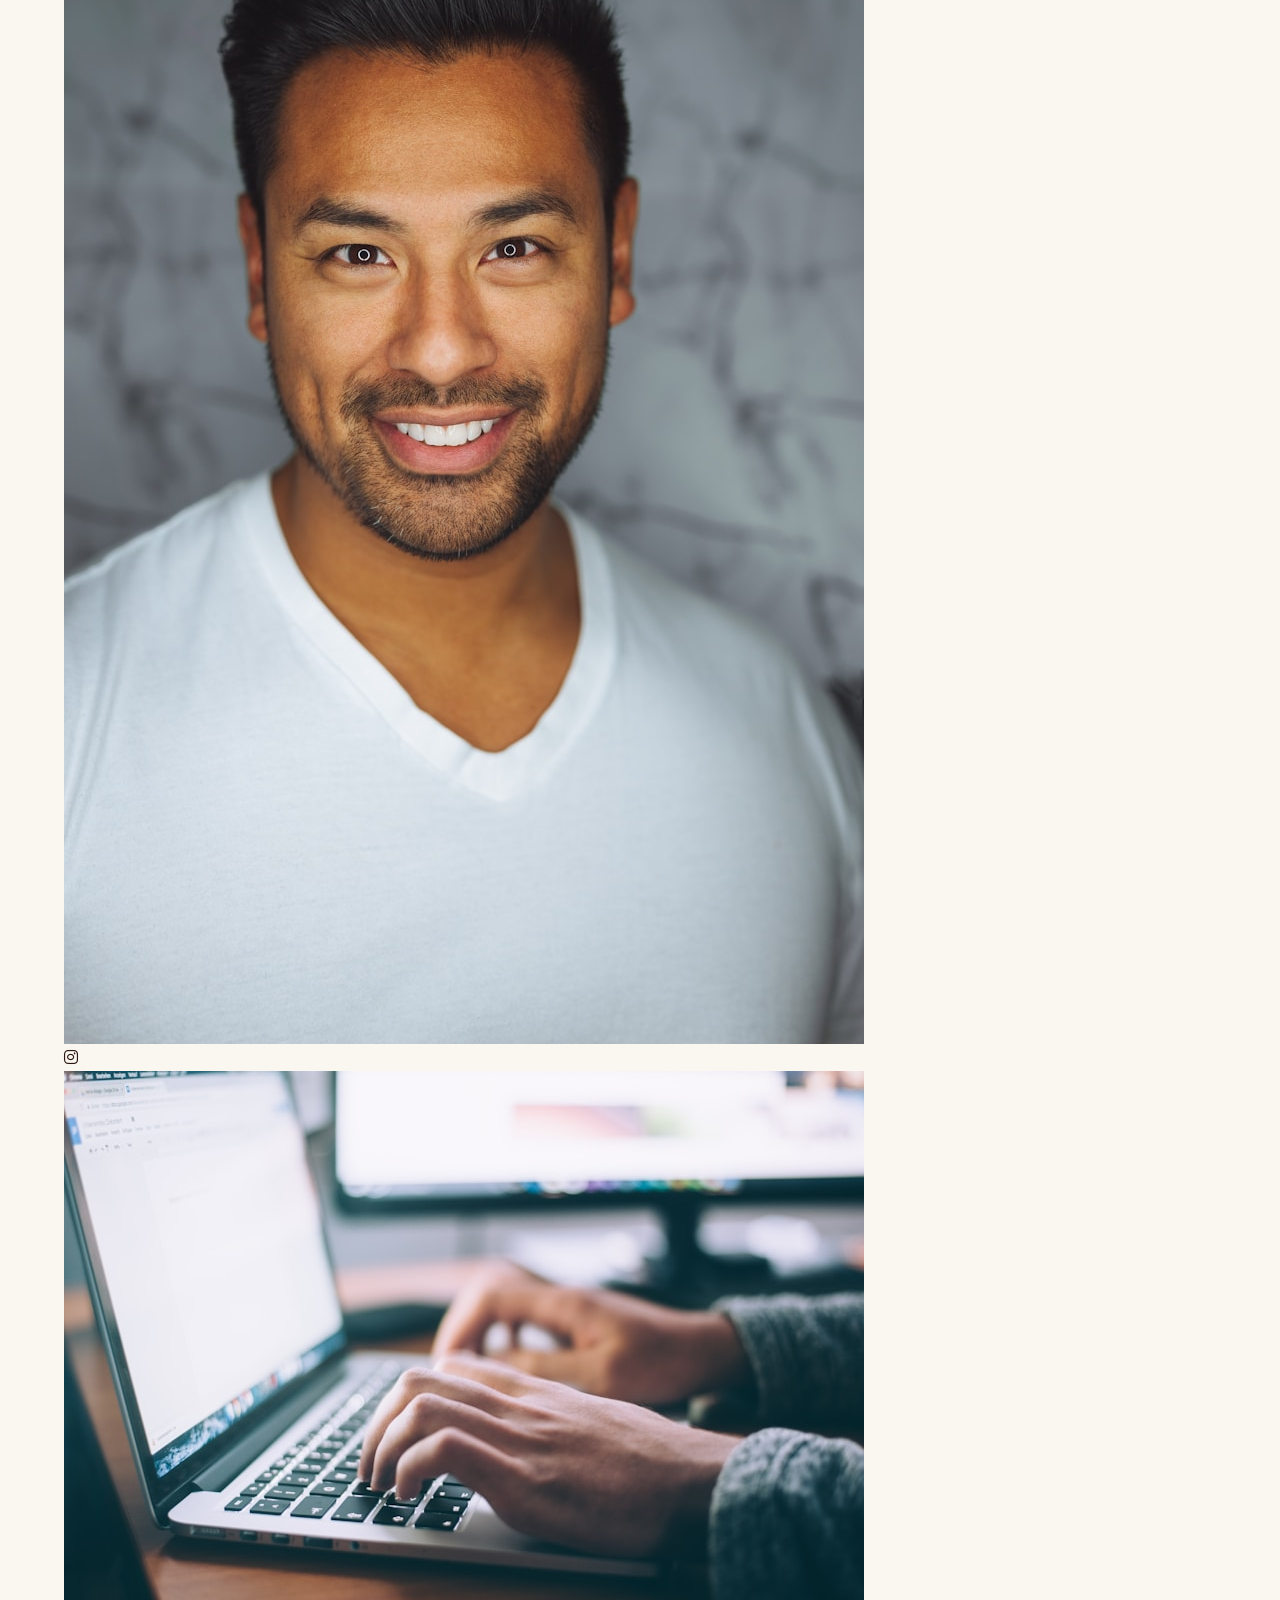
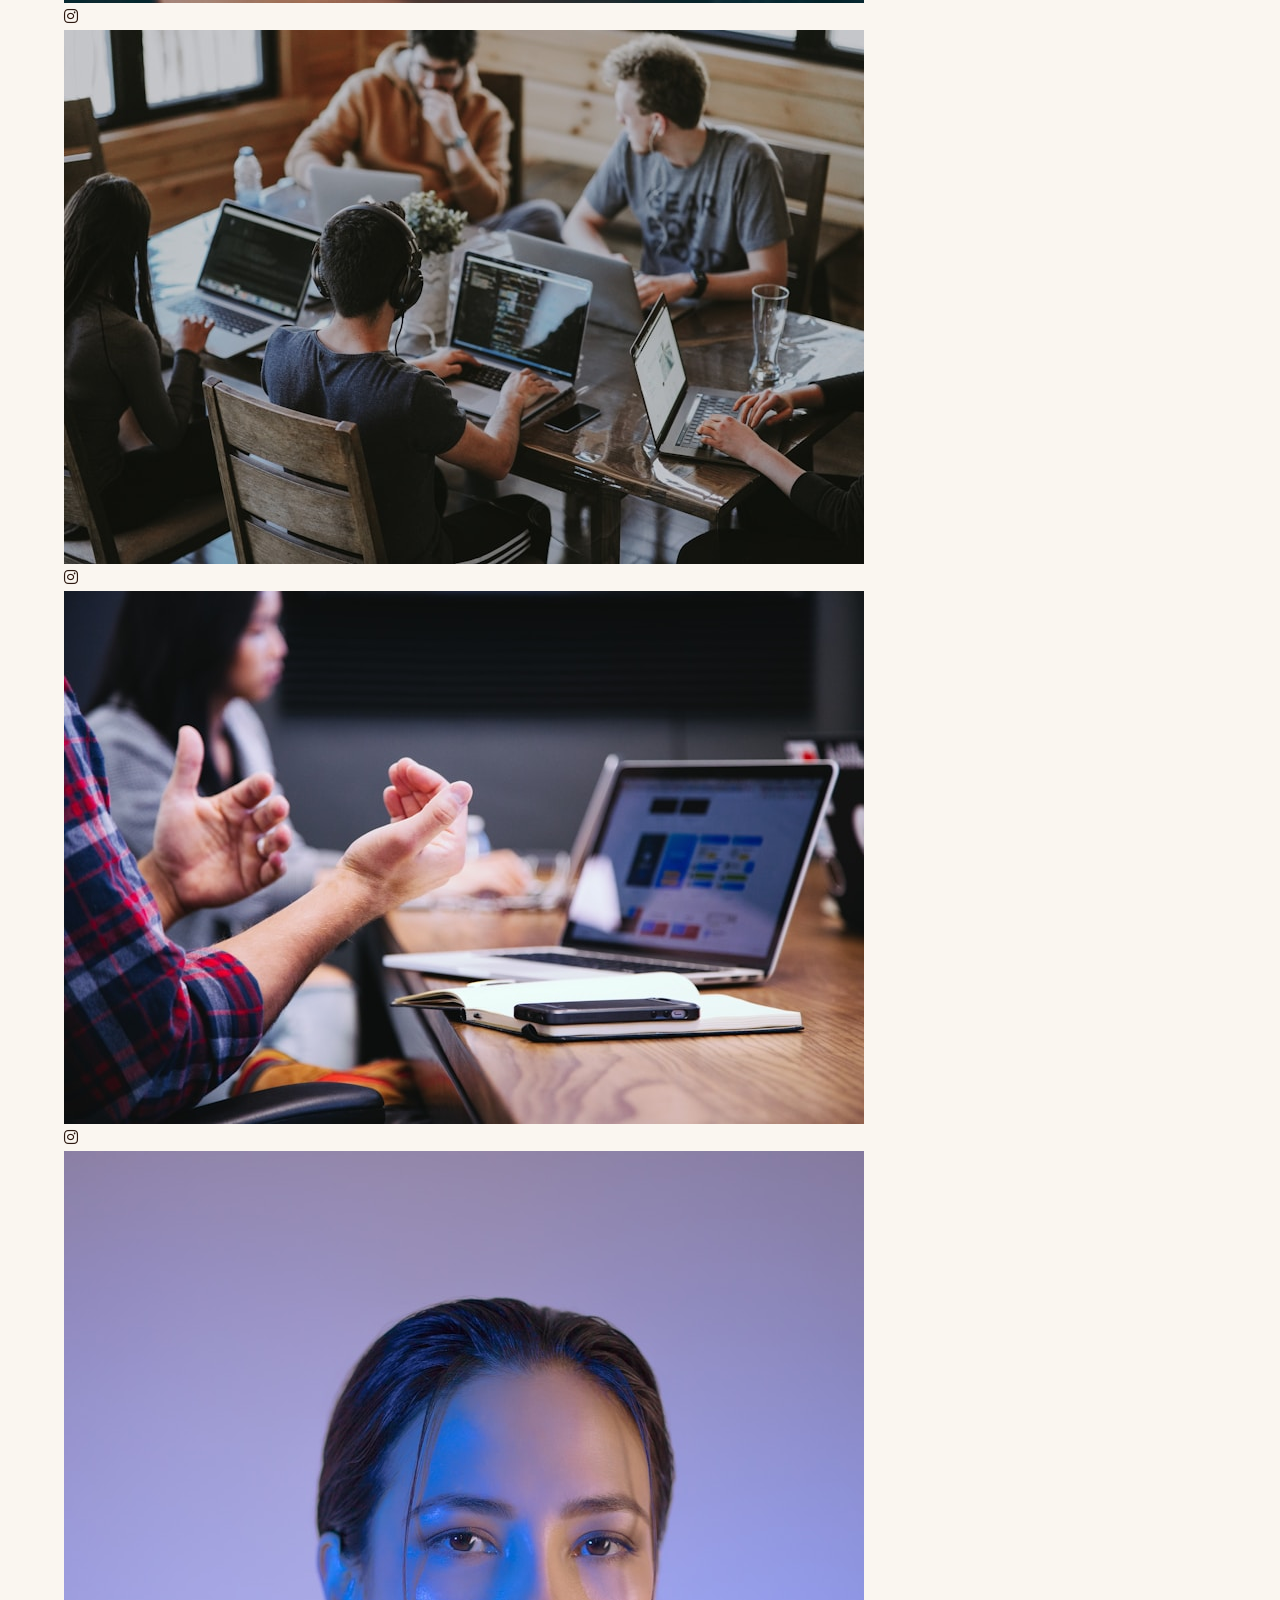
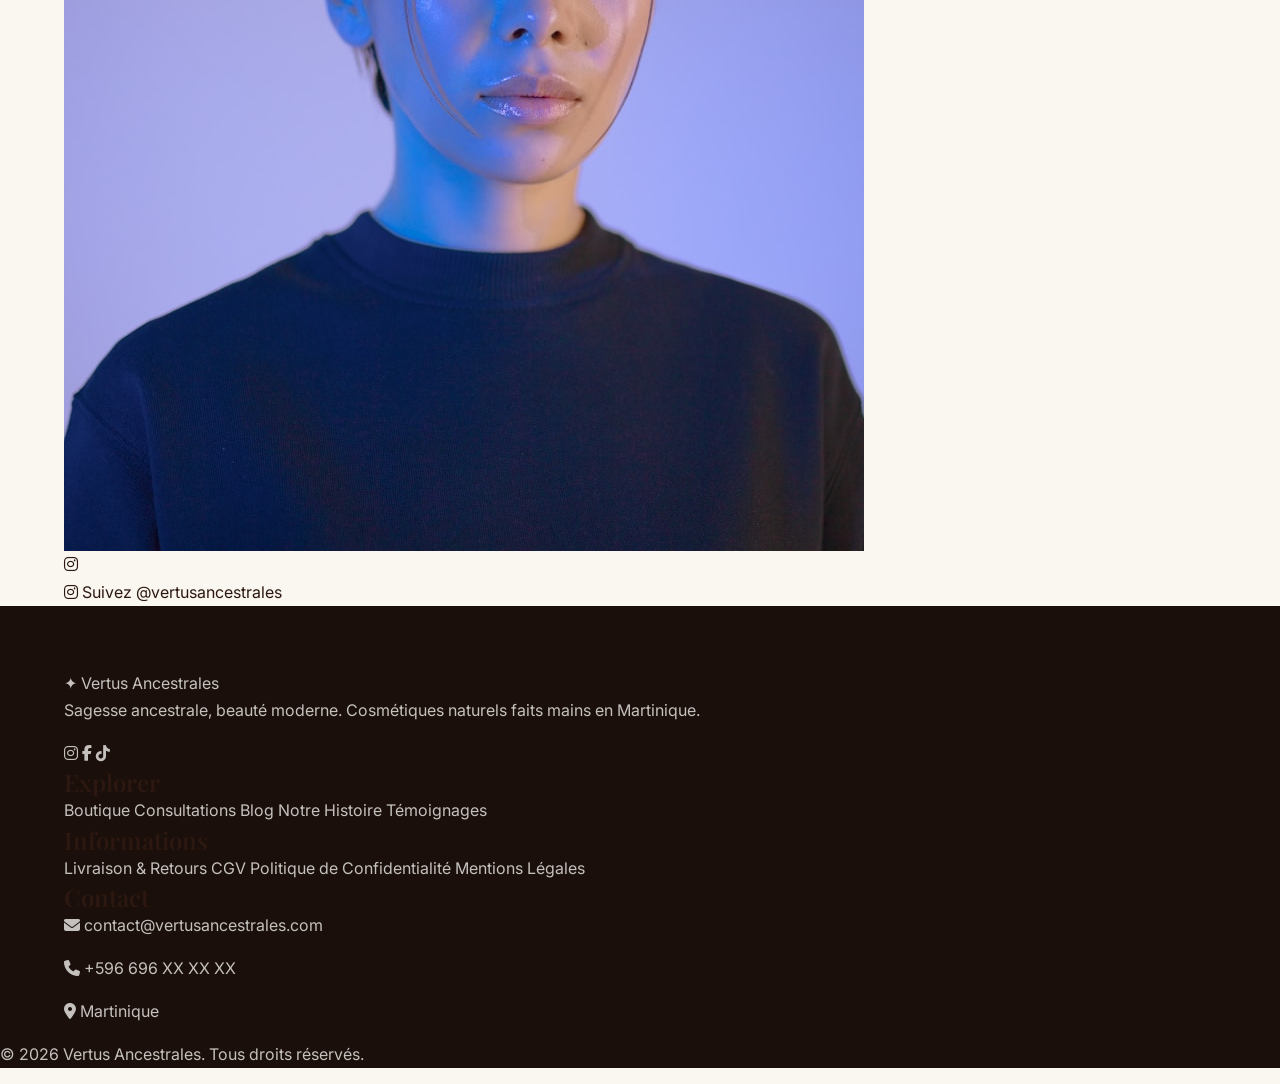
<file: consultations.html>
<!DOCTYPE html>
<html lang="fr">
<head>
  <meta charset="UTF-8">
  <meta name="viewport" content="width=device-width, initial-scale=1.0">
  <title>Consultations — Vertus Ancestrales</title>
  <meta name="description" content="Consultations personnalisées avec Monique Morgat : générale ou médiumnique. Réservez votre séance de bien-être en ligne.">
  <link rel="preconnect" href="https://fonts.googleapis.com">
  <link href="https://fonts.googleapis.com/css2?family=Playfair+Display:wght@400;600;700&family=Inter:wght@300;400;500;600&display=swap" rel="stylesheet">
  <link rel="stylesheet" href="https://cdnjs.cloudflare.com/ajax/libs/font-awesome/6.5.0/css/all.min.css">
  <link rel="stylesheet" href="css/style.css">
  <style>
    /* Consultations page specific styles */
    .page-hero {
      padding: var(--space-32) 0 var(--space-16);
      background: url('images/consultation-bg.jpg') center/cover no-repeat fixed !important;
      text-align: center;
      position: relative;
      overflow: hidden;
      color: var(--color-white);
    }
    .page-hero h1, .page-hero .section-title { color: var(--color-white); }
    .page-hero .section-desc { color: rgba(255,255,255,0.85); }
    .page-hero::before {
      content: '';
      position: absolute;
      inset: 0;
      background: linear-gradient(135deg, rgba(26,15,10,0.6) 0%, rgba(44,24,16,0.4) 50%, rgba(26,15,10,0.6) 100%);
      pointer-events: none;
    }
    .page-hero .container { position: relative; z-index: 1; }
    .page-hero .hero-badge {
      display: inline-block;
      font-family: var(--font-body);
      font-size: var(--text-sm);
      font-weight: 600;
      letter-spacing: 0.08em;
      text-transform: uppercase;
      color: var(--color-primary);
      margin-bottom: var(--space-4);
      padding: var(--space-1) var(--space-4);
      border: 1px solid rgba(184,134,11,0.5);
      border-radius: var(--radius-full);
      background: rgba(184,134,11,0.15);
      backdrop-filter: blur(4px);
    }
    .page-hero .section-title { font-size: clamp(2rem, 5vw, 3.5rem); }
    .page-hero .section-desc { max-width: 660px; margin: 0 auto; }

    /* Consultation type cards */
    .consult-types {
      display: grid;
      grid-template-columns: repeat(auto-fit, minmax(300px, 1fr));
      gap: var(--space-8);
      margin: var(--space-12) 0;
    }
    .consult-card {
      background: var(--color-white);
      border-radius: var(--radius-lg);
      padding: var(--space-10);
      box-shadow: var(--shadow-sm);
      text-align: center;
      transition: transform var(--transition-base), box-shadow var(--transition-base);
      border: 1px solid var(--color-border);
      position: relative;
    }
    .consult-card:hover {
      transform: translateY(-4px);
      box-shadow: var(--shadow-lg);
    }
    .consult-card.featured {
      border-color: var(--color-primary);
      box-shadow: 0 0 0 1px var(--color-primary), var(--shadow-md);
    }
    .consult-card.featured::before {
      content: 'Recommandé';
      position: absolute;
      top: -12px;
      left: 50%;
      transform: translateX(-50%);
      background: var(--color-primary);
      color: var(--color-white);
      font-size: var(--text-xs);
      font-weight: 600;
      padding: var(--space-1) var(--space-4);
      border-radius: var(--radius-full);
      text-transform: uppercase;
      letter-spacing: 0.05em;
    }
    .consult-card .consult-icon {
      width: 64px; height: 64px;
      border-radius: 50%;
      background: var(--color-primary-light);
      display: flex;
      align-items: center;
      justify-content: center;
      margin: 0 auto var(--space-5);
      font-size: 1.5rem;
      color: var(--color-primary);
    }
    .consult-card h3 {
      font-family: var(--font-heading);
      font-size: var(--text-2xl);
      margin-bottom: var(--space-3);
    }
    .consult-card .consult-duration {
      font-size: var(--text-lg);
      font-weight: 600;
      color: var(--color-primary);
      margin-bottom: var(--space-4);
    }
    .consult-card p { font-size: var(--text-sm); color: var(--color-text-light); line-height: 1.7; }

    /* Booking section layout */
    .booking-layout {
      display: grid;
      grid-template-columns: 1fr 1fr;
      gap: var(--space-12);
      align-items: start;
    }
    @media (max-width: 900px) {
      .booking-layout { grid-template-columns: 1fr; }
    }

    /* Calendar */
    .calendar-wrapper {
      background: var(--color-white);
      border-radius: var(--radius-lg);
      padding: var(--space-8);
      box-shadow: var(--shadow-sm);
      border: 1px solid var(--color-border);
    }
    .calendar-wrapper h3 {
      font-family: var(--font-heading);
      font-size: var(--text-xl);
      margin-bottom: var(--space-6);
      text-align: center;
    }
    #calendar-placeholder {
      width: 100%;
    }
    #calendar-placeholder .calendar-header {
      display: flex;
      justify-content: space-between;
      align-items: center;
      padding: var(--space-3) 0;
      margin-bottom: var(--space-4);
      font-family: var(--font-heading);
      font-size: var(--text-lg);
      font-weight: 600;
      color: var(--color-text);
    }
    #calendar-placeholder .cal-nav {
      background: none;
      border: 1px solid var(--color-border);
      border-radius: var(--radius-sm);
      padding: var(--space-1) var(--space-3);
      cursor: pointer;
      color: var(--color-text-light);
      font-size: var(--text-sm);
      transition: all var(--transition-fast);
    }
    #calendar-placeholder .cal-nav:hover {
      border-color: var(--color-primary);
      color: var(--color-primary);
    }
    #calendar-placeholder .calendar-weekdays {
      display: grid;
      grid-template-columns: repeat(7, 1fr);
      text-align: center;
      font-size: var(--text-xs);
      font-weight: 600;
      color: var(--color-text-light);
      text-transform: uppercase;
      margin-bottom: var(--space-3);
      padding-bottom: var(--space-3);
      border-bottom: 1px solid var(--color-border);
    }
    #calendar-placeholder .calendar-days {
      display: grid;
      grid-template-columns: repeat(7, 1fr);
      gap: 2px;
    }
    #calendar-placeholder .calendar-days span {
      aspect-ratio: 1;
      display: flex;
      align-items: center;
      justify-content: center;
      font-size: var(--text-sm);
      font-weight: 500;
      border-radius: var(--radius-sm);
      cursor: default;
      transition: background var(--transition-fast);
    }
    #calendar-placeholder .calendar-days span.available {
      cursor: pointer;
      color: var(--color-text);
    }
    #calendar-placeholder .calendar-days span.available:hover {
      background: var(--color-primary-light);
      color: var(--color-primary);
    }
    #calendar-placeholder .calendar-days span.today {
      background: var(--color-primary);
      color: var(--color-white);
      font-weight: 700;
    }
    #calendar-placeholder .calendar-days span.weekend {
      color: var(--color-text-lighter);
    }

    /* Booking form */
    .booking-form-wrapper {
      background: var(--color-white);
      border-radius: var(--radius-lg);
      padding: var(--space-10);
      box-shadow: var(--shadow-sm);
      border: 1px solid var(--color-border);
    }
    .booking-form-wrapper h3 {
      font-family: var(--font-heading);
      font-size: var(--text-xl);
      margin-bottom: var(--space-6);
    }
    .form-group {
      margin-bottom: var(--space-5);
    }
    .form-group label {
      display: block;
      font-size: var(--text-sm);
      font-weight: 600;
      color: var(--color-text);
      margin-bottom: var(--space-2);
    }
    .form-group input,
    .form-group select {
      width: 100%;
      padding: var(--space-3) var(--space-4);
      border: 1px solid var(--color-border);
      border-radius: var(--radius-md);
      background: var(--color-white);
      font-size: var(--text-sm);
      color: var(--color-text);
      transition: border-color var(--transition-fast);
    }
    .form-group input:focus,
    .form-group select:focus {
      border-color: var(--color-primary);
      outline: none;
      box-shadow: 0 0 0 3px var(--color-primary-light);
    }
    .price-display {
      text-align: center;
      padding: var(--space-4);
      background: var(--color-bg-alt);
      border-radius: var(--radius-md);
      margin-bottom: var(--space-6);
    }
    .price-display .price-label {
      font-size: var(--text-sm);
      color: var(--color-text-light);
    }
    .price-display .price-amount {
      font-size: var(--text-3xl);
      font-weight: 700;
      color: var(--color-primary);
      font-family: var(--font-heading);
    }
    #time-slots {
      display: grid;
      grid-template-columns: repeat(3, 1fr);
      gap: var(--space-2);
      margin-top: var(--space-3);
    }
    #time-slots .time-slot {
      padding: var(--space-2);
      border: 1px solid var(--color-border);
      border-radius: var(--radius-sm);
      text-align: center;
      font-size: var(--text-xs);
      font-weight: 500;
      color: var(--color-text-light);
      cursor: pointer;
      transition: all var(--transition-fast);
    }
    #time-slots .time-slot:hover {
      border-color: var(--color-primary);
      color: var(--color-primary);
      background: var(--color-primary-light);
    }
    #time-slots .time-slot.selected {
      background: var(--color-primary);
      color: var(--color-white);
      border-color: var(--color-primary);
    }

    /* Info section */
    .consult-info-grid {
      display: grid;
      grid-template-columns: repeat(auto-fit, minmax(250px, 1fr));
      gap: var(--space-8);
      margin-top: var(--space-10);
    }
    .consult-info-card {
      text-align: center;
      padding: var(--space-8);
    }
    .consult-info-card .info-icon {
      font-size: 2rem;
      color: var(--color-primary);
      margin-bottom: var(--space-4);
    }
    .consult-info-card h4 {
      font-family: var(--font-heading);
      font-size: var(--text-lg);
      margin-bottom: var(--space-3);
    }
    .consult-info-card p {
      font-size: var(--text-sm);
      color: var(--color-text-light);
      line-height: 1.6;
    }

    /* Enhanced fade-in */
    .fade-in {
      opacity: 0;
      transform: translateY(30px) scale(0.97);
      transition: opacity 0.7s cubic-bezier(0.25, 0.46, 0.45, 0.94), transform 0.7s cubic-bezier(0.25, 0.46, 0.45, 0.94);
    }
    .fade-in.visible {
      opacity: 1;
      transform: translateY(0) scale(1);
    }

    @media (max-width: 768px) {
      .page-hero { background-attachment: scroll !important; }
    }
  </style>
  <style>
  .page-header {
    min-height: 40vh;
    display: flex;
    align-items: center;
    justify-content: center;
    text-align: center;
    padding: 8rem 2rem 4rem;
    position: relative;
    overflow: hidden;
  }
  .page-header-bg {
    position: absolute;
    inset: 0;
    background-size: cover;
    background-position: center;
    background-attachment: fixed;
    filter: brightness(0.5);
  }
  .page-header-content {
    position: relative;
    z-index: 2;
    color: white;
  }
  .page-header-content h1 {
    font-family: 'Playfair Display', serif;
    font-size: clamp(2.2rem, 5vw, 3.5rem);
    margin-bottom: 0.5rem;
  }
  .page-header-content p {
    font-size: 1.1rem;
    max-width: 600px;
    margin: 0 auto;
    opacity: 0.9;
  }
  @media (max-width: 768px) {
    .page-header { min-height: 35vh; padding: 6rem 1.5rem 3rem; }
    .page-header-bg { background-attachment: scroll !important; }
  }
  @media (max-width: 768px) { .page-header-bg { background-attachment: scroll !important; } }
  </style>
</head>
<body>

  <!-- NAVIGATION -->
  <nav class="navbar" id="navbar">
    <div class="container nav-container">
      <a href="index.html" class="nav-logo">
        <span class="logo-icon">✦</span>
        <span class="logo-text">Vertus Ancestrales</span>
      </a>
      <button class="nav-toggle" id="navToggle" aria-label="Menu">
        <span></span><span></span><span></span>
      </button>
      <ul class="nav-links" id="navLinks">
        <li><a href="index.html">Accueil</a></li>
        <li><a href="boutique.html">Boutique</a></li>
        <li><a href="consultations.html" class="active">Consultations</a></li>
        <li><a href="blog.html">Blog</a></li>
        <li><a href="histoire.html">Notre Histoire</a></li>
        <li><a href="temoignages.html">Témoignages</a></li>
        <li><a href="monique.html">Monique</a></li>
        <li class="nav-search-item">
          <button class="nav-search-btn" id="searchToggle" aria-label="Rechercher"><i class="fas fa-search"></i></button>
          <div class="search-dropdown" id="searchDropdown">
            <div class="search-dropdown-inner">
              <input type="text" id="globalSearch" placeholder="Rechercher dans le site..." autocomplete="off">
              <div class="search-results" id="searchResults"></div>
            </div>
          </div>
        </li>
        <li class="nav-cta"><a href="boutique.html"><i class="fas fa-shopping-bag"></i> Boutique</a></li>
      </ul>
    </div>
  </nav>

  <!-- PAGE HERO -->
  <section class="page-hero">
    <div class="container">
      <div class="hero-badge">✦ Guidance & Écoute</div>
      <h1 class="section-title">Consultations avec Monique Morgat</h1>
      <p class="section-desc">Un espace de parole bienveillant et authentique pour vous accompagner sur votre chemin de vie. Chaque consultation est unique et adaptée à vos besoins profonds.</p>
    </div>
  </section>

  <!-- CONSULTATION TYPES -->
  <section class="section">
    <div class="container">
      <div class="section-tag">✦ Types de Consultations</div>
      <h2 class="section-title">Choisissez la formule qui vous correspond</h2>
      <div class="consult-types">
        <div class="consult-card fade-in">
          <div class="consult-icon"><i class="fas fa-comments"></i></div>
          <h3>Consultation Générale</h3>
          <p class="consult-duration"><i class="far fa-clock"></i> 45 min — 70€</p>
          <p>Un échange approfondi pour faire le point sur votre situation actuelle, clarifier vos objectifs et trouver des solutions concrètes dans une écoute sans jugement.</p>
          <a href="#reservation" class="btn btn-outline" style="margin-top:var(--space-5);">Réserver cette consultation</a>
        </div>
        <div class="consult-card featured fade-in">
          <div class="consult-icon"><i class="fas fa-eye"></i></div>
          <h3>Consultation Médiumnique</h3>
          <p class="consult-duration"><i class="far fa-clock"></i> 1h — 90€</p>
          <p>Connexion aux plans subtils pour recevoir des messages guidés, éclaircir vos questionnements profonds et vous ouvrir à une compréhension élargie de votre chemin de vie.</p>
          <a href="#reservation" class="btn btn-primary" style="margin-top:var(--space-5);">Réserver cette consultation</a>
        </div>
      </div>
    </div>
  </section>

  <!-- BOOKING SECTION -->
  <section id="reservation" class="section" style="background: var(--bg-alt);">
    <div class="container">
      <div class="section-tag">✦ Réservez votre séance</div>
      <h2 class="section-title">Prenez Rendez-Vous</h2>
      <p class="section-desc" style="margin-bottom: var(--space-12);">Choisissez votre type de consultation, une date et un créneau horaire. Je vous confirmerai votre rendez-vous sous 24h.</p>

      <div class="booking-layout">
        <!-- Calendrier -->
        <div class="calendar-wrapper fade-in">
          <h3><i class="far fa-calendar-alt" style="color:var(--color-primary);margin-right:var(--space-3);"></i>Calendrier des disponibilités</h3>
          <div id="calendar-placeholder"></div>
          <p style="font-size:var(--text-xs);color:var(--color-text-lighter);margin-top:var(--space-4);text-align:center;">
            <i class="fas fa-circle" style="color:var(--color-primary);font-size:0.5rem;"></i> Disponible &nbsp;
            <span style="color:var(--color-text-lighter);">Grisé = Indisponible</span>
          </p>
        </div>

        <!-- Formulaire -->
        <div class="booking-form-wrapper fade-in">
          <h3><i class="fas fa-pen" style="color:var(--color-primary);margin-right:var(--space-3);"></i>Vos informations</h3>

          <div class="price-display">
            <p class="price-label">Tarif de la consultation</p>
            <p class="price-amount" id="consult-price">70€</p>
          </div>

          <form onsubmit="event.preventDefault(); alert('Merci pour votre réservation ! Nous vous confirmons sous 24h par email.');">
            <div class="form-group">
              <label for="consult-name">Nom complet *</label>
              <input type="text" id="consult-name" required placeholder="Votre nom et prénom">
            </div>
            <div class="form-group">
              <label for="consult-email">Email *</label>
              <input type="email" id="consult-email" required placeholder="votre@email.com">
            </div>
            <div class="form-group">
              <label for="consult-phone">Téléphone</label>
              <input type="tel" id="consult-phone" placeholder="+596 696 XX XX XX">
            </div>
            <div class="form-group">
              <label for="consult-type">Type de consultation *</label>
              <select id="consult-type">
                <option value="generale">Consultation Générale — 45 min (70€)</option>
                <option value="mediumnique">Consultation Médiumnique — 1h (90€)</option>
              </select>
            </div>
            <div class="form-group">
              <label for="consult-date">Date souhaitée *</label>
              <input type="date" id="consult-date" required>
            </div>
            <div class="form-group">
              <label>Créneau horaire *</label>
              <div id="time-slots" style="display:grid;grid-template-columns:repeat(3,1fr);gap:var(--space-2);">
                <span class="time-slot">09:00</span>
                <span class="time-slot">10:00</span>
                <span class="time-slot">11:00</span>
                <span class="time-slot">14:00</span>
                <span class="time-slot">15:00</span>
                <span class="time-slot">16:00</span>
                <span class="time-slot">17:00</span>
                <span class="time-slot">18:00</span>
                <span class="time-slot">19:00</span>
              </div>
              <script>
                document.querySelectorAll('.time-slot').forEach(s => {
                  s.addEventListener('click', function() {
                    document.querySelectorAll('.time-slot').forEach(x => x.classList.remove('selected'));
                    this.classList.add('selected');
                  });
                });
              </script>
            </div>
            <button type="submit" class="btn btn-primary" style="width:100%;justify-content:center;margin-top:var(--space-3);">
              <i class="fas fa-calendar-check"></i> Réserver ma consultation
            </button>
          </form>
        </div>
      </div>
    </div>
  </section>

  <!-- COMMENT SE DÉROULE UNE CONSULTATION -->
  <section class="section">
    <div class="container">
      <div class="section-tag">✦ Déroulement</div>
      <h2 class="section-title">Comment se prépare une consultation</h2>
      <div class="consult-info-grid">
        <div class="consult-info-card fade-in">
          <div class="info-icon"><i class="fas fa-heart"></i></div>
          <h4>Un espace sécurisé</h4>
          <p>Chaque consultation se déroule dans un cadre bienveillant et confidentiel. Vous êtes accueilli(e) sans jugement, dans le respect de votre cheminement.</p>
        </div>
        <div class="consult-info-card fade-in">
          <div class="info-icon"><i class="fas fa-microphone-alt"></i></div>
          <h4>Une écoute active</h4>
          <p>Monique vous écoute avec attention, reformule vos besoins et vous guide avec douceur vers vos propres réponses. Votre parole est au centre de l'échange.</p>
        </div>
        <div class="consult-info-card fade-in">
          <div class="info-icon"><i class="fas fa-video"></i></div>
          <h4>En visio ou par téléphone</h4>
          <p>Les consultations se font à distance par appel vidéo ou téléphonique, pour vous permettre de bénéficier de cet accompagnement où que vous soyez dans le monde.</p>
        </div>
        <div class="consult-info-card fade-in">
          <div class="info-icon"><i class="fas fa-envelope"></i></div>
          <h4>Un suivi personnalisé</h4>
          <p>Après la consultation, vous recevez un compte-rendu écrit avec les pistes évoquées et, si vous le souhaitez, des rituels ou pratiques à explorer.</p>
        </div>
      </div>
    </div>
  </section>

  <!-- MONIQUE CTA -->
  <section class="section" style="background: var(--bg-alt);">
    <div class="container" style="text-align:center;">
      <div class="section-tag">✦ Rencontrez Monique</div>
      <h2 class="section-title">Découvrez la femme derrière Vertus Ancestrales</h2>
      <p style="max-width:600px;margin:0 auto var(--space-8);color:var(--color-text-light);">Avec plus de 20 ans d'expérience, Monique Morgat allie ses compétences en médecine douce à une sensibilité médiumnique unique.</p>
      <a href="monique.html" class="btn btn-primary">En savoir plus sur Monique <i class="fas fa-arrow-right"></i></a>
    </div>
  </section>

  <!-- FOOTER INSTAGRAM STRIP -->
  <div class="footer-insta-strip">
    <div class="container">
      <div class="insta-strip-label"><i class="fab fa-instagram"></i> Retrouvez-nous sur Instagram</div>
      <div class="footer-insta-thumbs">
        <a href="#" target="_blank" rel="noopener"><img src="images/insta-1.jpg" alt="Instagram" loading="lazy"><span class="thumb-overlay"><i class="fab fa-instagram"></i></span></a>
        <a href="#" target="_blank" rel="noopener"><img src="images/insta-2.jpg" alt="Instagram" loading="lazy"><span class="thumb-overlay"><i class="fab fa-instagram"></i></span></a>
        <a href="#" target="_blank" rel="noopener"><img src="images/insta-3.jpg" alt="Instagram" loading="lazy"><span class="thumb-overlay"><i class="fab fa-instagram"></i></span></a>
        <a href="#" target="_blank" rel="noopener"><img src="images/insta-4.jpg" alt="Instagram" loading="lazy"><span class="thumb-overlay"><i class="fab fa-instagram"></i></span></a>
        <a href="#" target="_blank" rel="noopener"><img src="images/insta-5.jpg" alt="Instagram" loading="lazy"><span class="thumb-overlay"><i class="fab fa-instagram"></i></span></a>
        <a href="#" target="_blank" rel="noopener"><img src="images/insta-6.jpg" alt="Instagram" loading="lazy"><span class="thumb-overlay"><i class="fab fa-instagram"></i></span></a>
      </div>
      <a href="#" class="insta-strip-follow" target="_blank" rel="noopener"><i class="fab fa-instagram"></i> Suivez @vertusancestrales</a>
    </div>
  </div>

  <!-- FOOTER -->
  <footer class="footer">
    <div class="container footer-grid">
      <div class="footer-brand">
        <span class="footer-logo">✦ Vertus Ancestrales</span>
        <p>Sagesse ancestrale, beauté moderne. Cosmétiques naturels faits mains en Martinique.</p>
        <div class="footer-social">
          <a href="#" aria-label="Instagram"><i class="fab fa-instagram"></i></a>
          <a href="#" aria-label="Facebook"><i class="fab fa-facebook-f"></i></a>
          <a href="#" aria-label="TikTok"><i class="fab fa-tiktok"></i></a>
        </div>
      </div>
      <div class="footer-links">
        <h4>Explorer</h4>
        <a href="boutique.html">Boutique</a>
        <a href="consultations.html">Consultations</a>
        <a href="blog.html">Blog</a>
        <a href="histoire.html">Notre Histoire</a>
        <a href="temoignages.html">Témoignages</a>
      </div>
      <div class="footer-links">
        <h4>Informations</h4>
        <a href="#">Livraison & Retours</a>
        <a href="#">CGV</a>
        <a href="#">Politique de Confidentialité</a>
        <a href="#">Mentions Légales</a>
      </div>
      <div class="footer-contact">
        <h4>Contact</h4>
        <p><i class="fas fa-envelope"></i> contact@vertusancestrales.com</p>
        <p><i class="fas fa-phone"></i> +596 696 XX XX XX</p>
        <p><i class="fas fa-map-marker-alt"></i> Martinique</p>
      </div>
    </div>
    <div class="footer-bottom">
      <p>&copy; 2026 Vertus Ancestrales. Tous droits réservés.</p>
    </div>
  </footer>

  <!-- BACK TO TOP -->
  <button id="backToTop" class="back-to-top" aria-label="Retour en haut"><i class="fas fa-chevron-up"></i></button>

  <script src="js/main.js"></script>
</body>
</html>
</file>
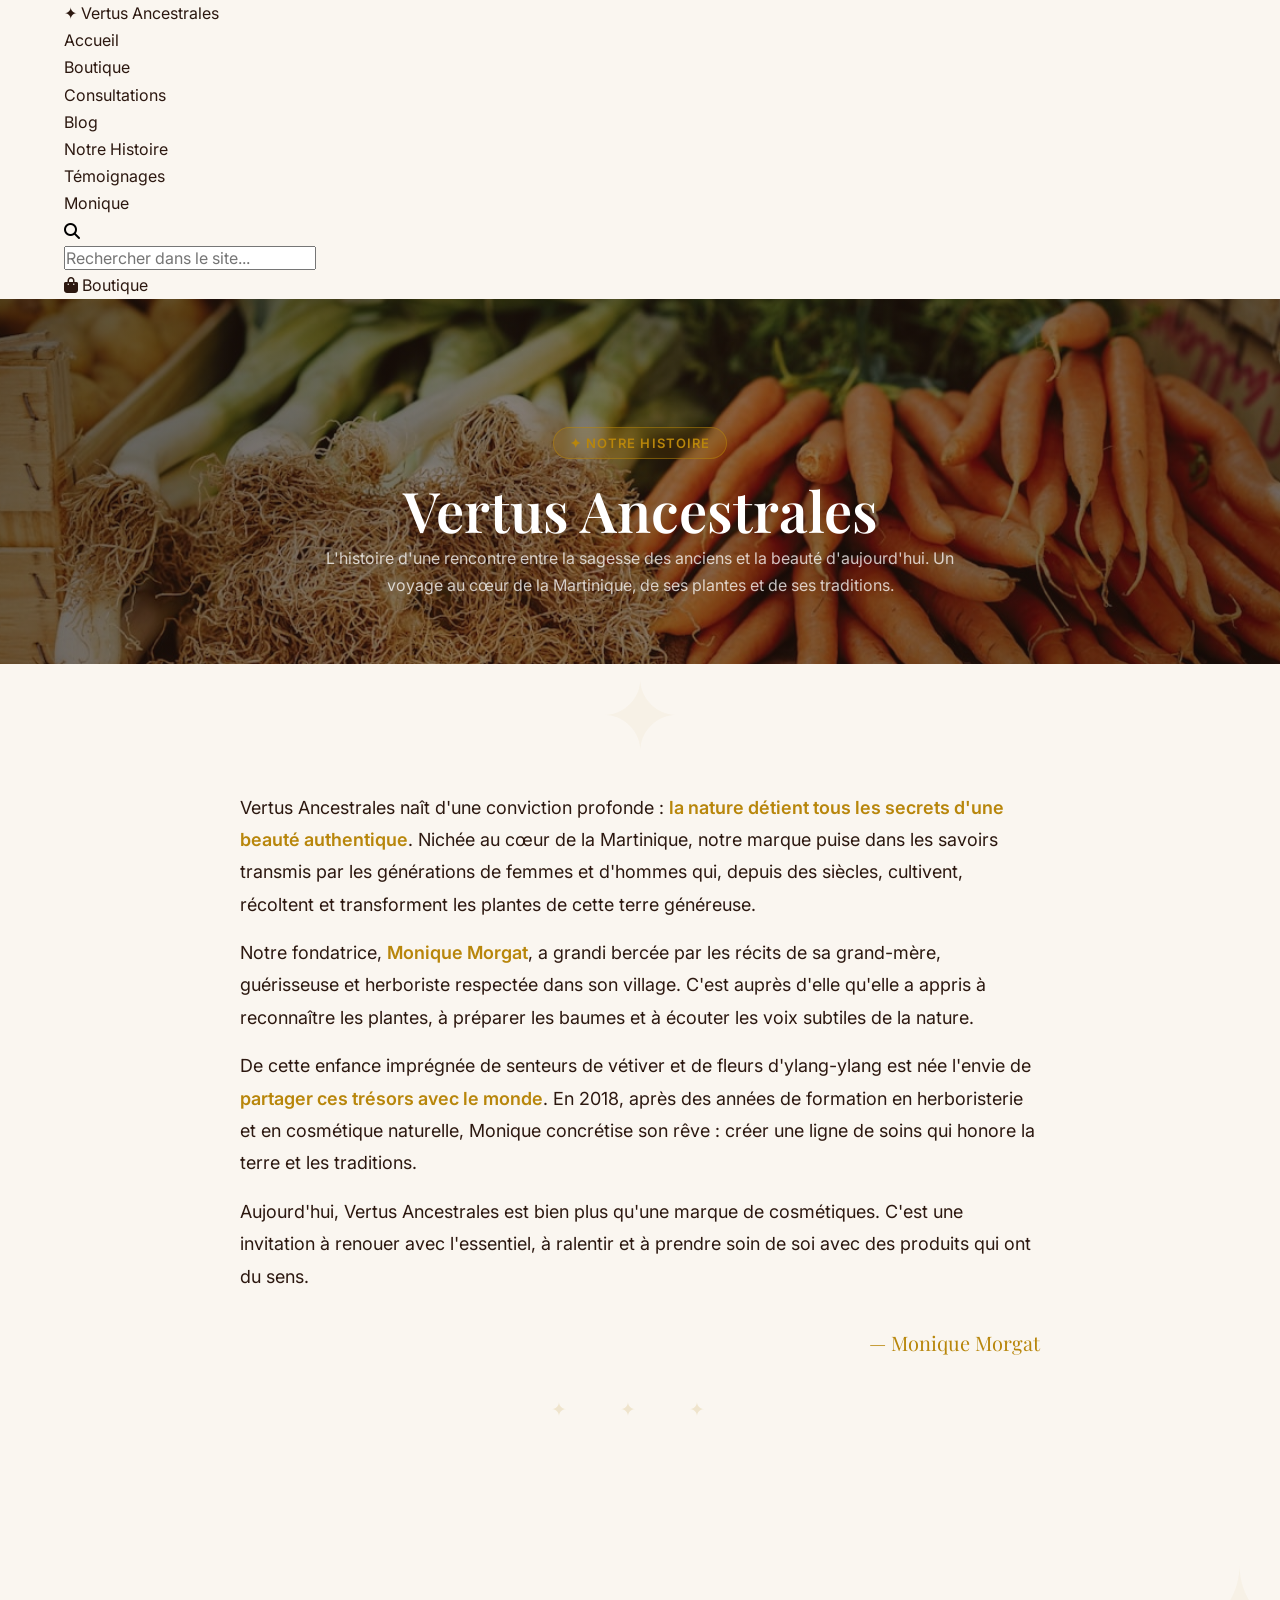
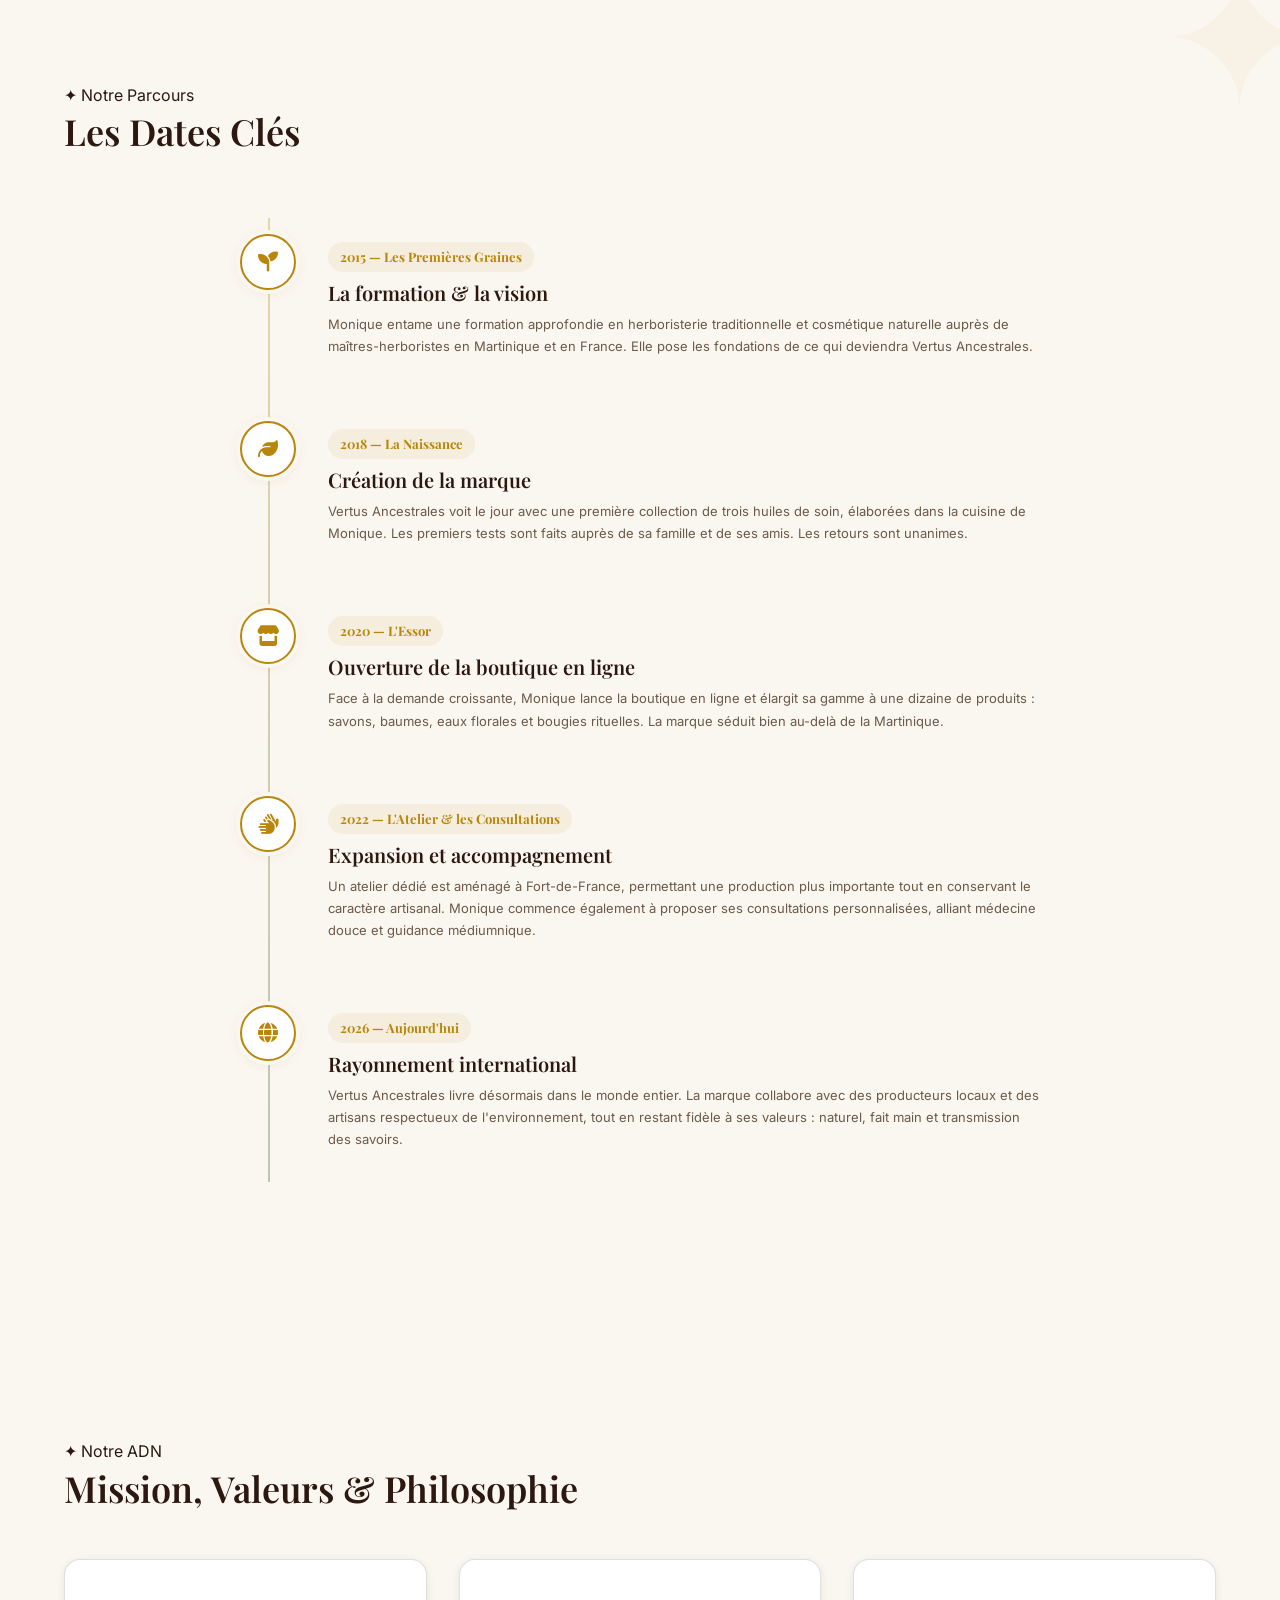
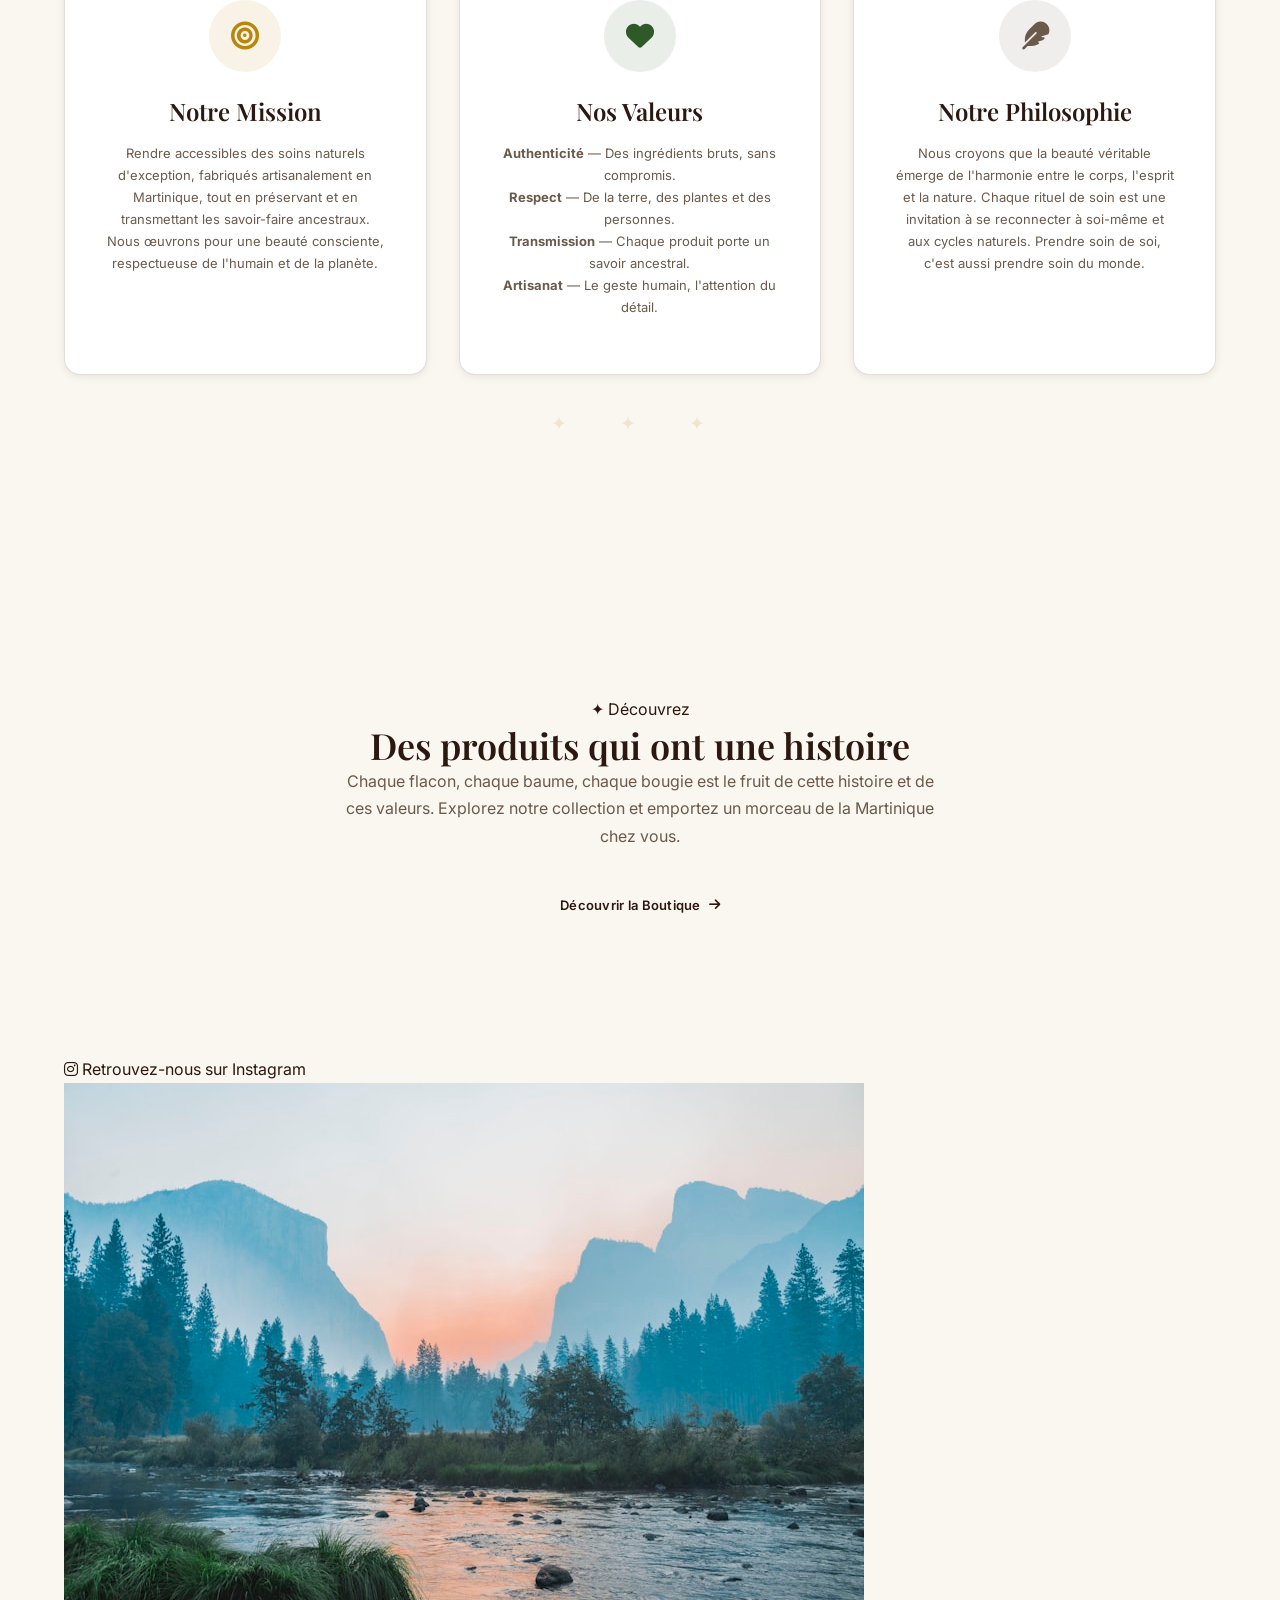
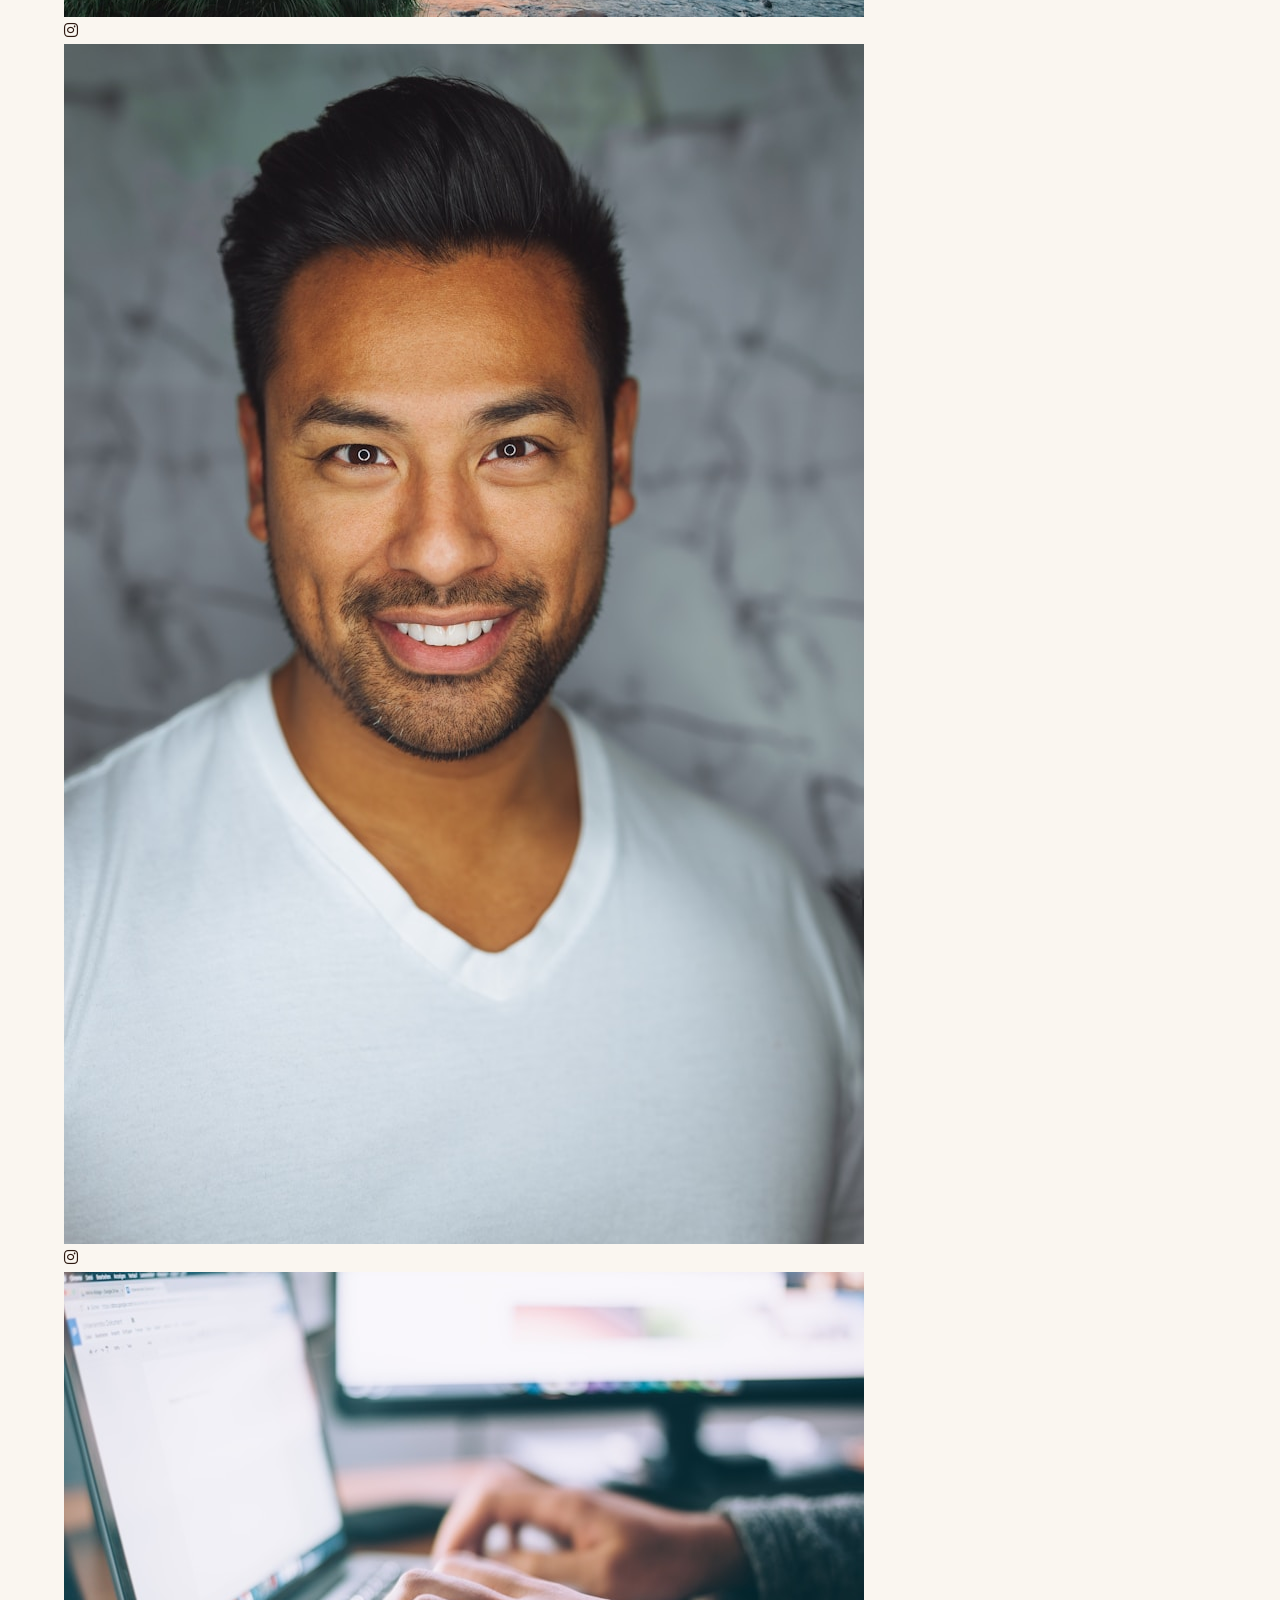
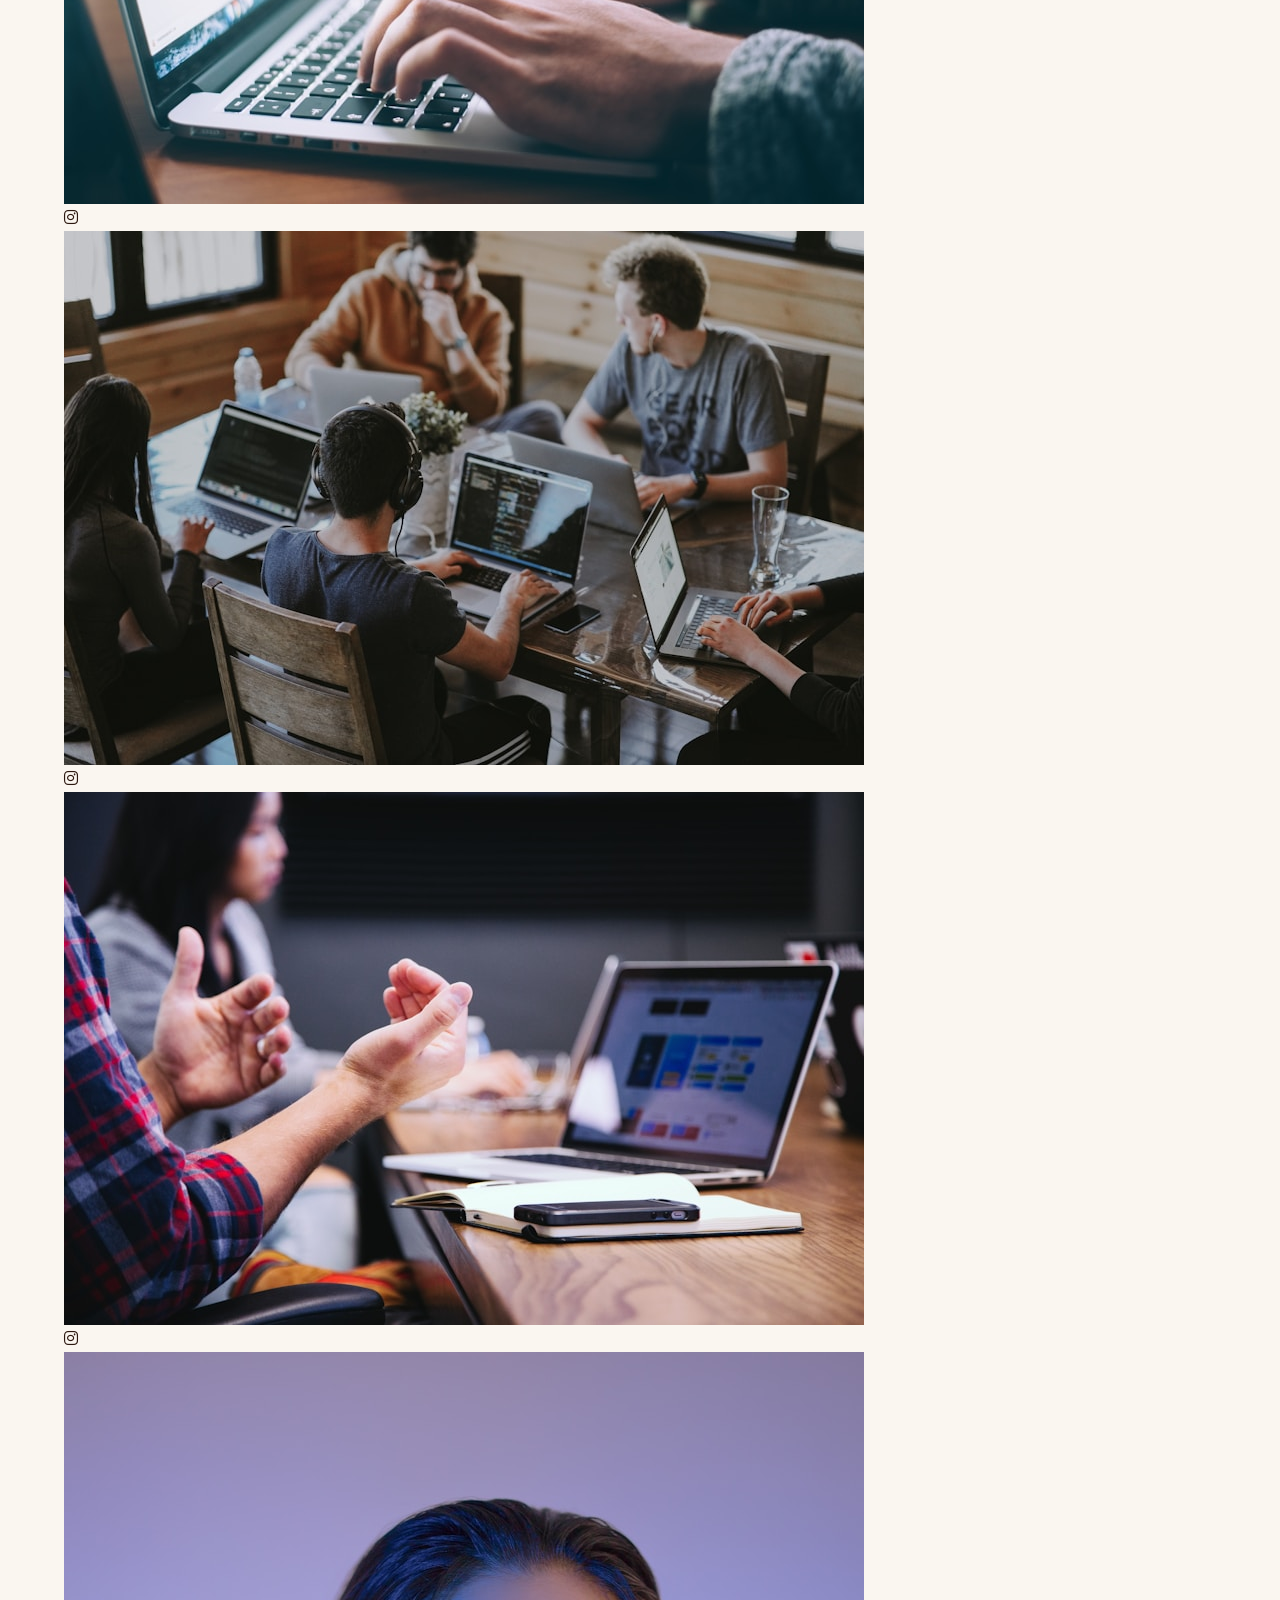
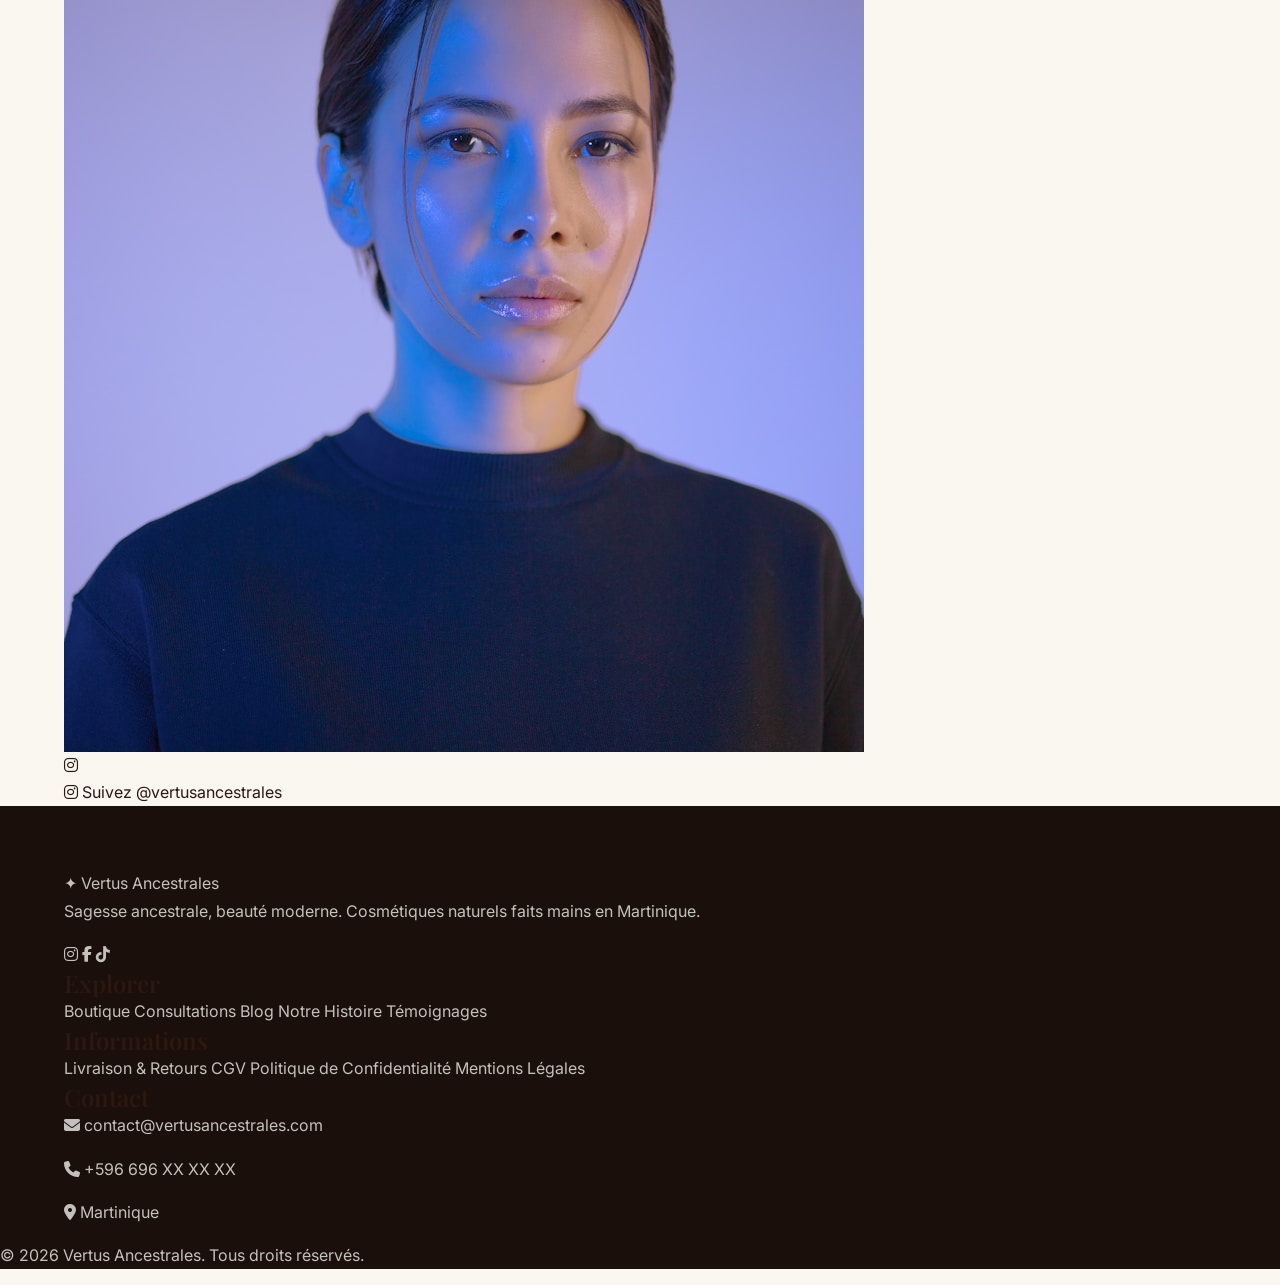
<file: histoire.html>
<!DOCTYPE html>
<html lang="fr">
<head>
  <meta charset="UTF-8">
  <meta name="viewport" content="width=device-width, initial-scale=1.0">
  <title>Notre Histoire — Vertus Ancestrales</title>
  <meta name="description" content="Découvrez l'histoire de Vertus Ancestrales : une marque de cosmétiques naturels née en Martinique, portée par la transmission des savoirs ancestraux.">
  <link rel="preconnect" href="https://fonts.googleapis.com">
  <link href="https://fonts.googleapis.com/css2?family=Playfair+Display:wght@400;600;700&family=Inter:wght@300;400;500;600&display=swap" rel="stylesheet">
  <link rel="stylesheet" href="https://cdnjs.cloudflare.com/ajax/libs/font-awesome/6.5.0/css/all.min.css">
  <link rel="stylesheet" href="css/style.css">
  <style>
    .page-hero {
      padding: var(--space-32) 0 var(--space-16);
      background: url('images/about-brand.jpg') center/cover no-repeat fixed !important;
      text-align: center;
      position: relative;
      overflow: hidden;
      color: var(--color-white);
    }
    .page-hero::before {
      content: '';
      position: absolute;
      inset: 0;
      background: linear-gradient(135deg, rgba(26,15,10,0.65) 0%, rgba(44,24,16,0.5) 50%, rgba(26,15,10,0.65) 100%);
      pointer-events: none;
    }
    .page-hero .container { position: relative; z-index: 1; }
    .page-hero h1, .page-hero .section-title { color: var(--color-white); }
    .page-hero .section-desc { color: rgba(255,255,255,0.75); }
    .page-hero::before {
      content: '';
      position: absolute;
      inset: 0;
      background: linear-gradient(135deg, rgba(26,15,10,0.65) 0%, rgba(44,24,16,0.5) 50%, rgba(26,15,10,0.65) 100%);
      pointer-events: none;
    }
    .page-hero .hero-badge {
      display: inline-block;
      font-family: var(--font-body);
      font-size: var(--text-sm);
      font-weight: 600;
      letter-spacing: 0.08em;
      text-transform: uppercase;
      color: var(--color-primary);
      margin-bottom: var(--space-4);
      padding: var(--space-1) var(--space-4);
      border: 1px solid rgba(184,134,11,0.5);
      border-radius: var(--radius-full);
      background: rgba(184,134,11,0.15);
      backdrop-filter: blur(4px);
    }
    .page-hero .section-title { font-size: clamp(2rem, 5vw, 3.5rem); }
    .page-hero .section-desc { max-width: 680px; margin: 0 auto; }

    /* Timeline */
    .timeline-section { position: relative; overflow: hidden; }
    .timeline-section::before {
      content: '✦';
      position: absolute;
      top: -80px;
      right: -40px;
      font-size: 12rem;
      color: var(--color-primary);
      opacity: 0.04;
      pointer-events: none;
    }
    .timeline {
      position: relative;
      max-width: 800px;
      margin: var(--space-16) auto 0;
      padding: var(--space-4) 0;
    }
    .timeline::before {
      content: '';
      position: absolute;
      left: 28px;
      top: 0;
      bottom: 0;
      width: 2px;
      background: linear-gradient(180deg, var(--color-primary), var(--color-accent));
      opacity: 0.3;
    }
    .timeline-item {
      display: flex;
      gap: var(--space-8);
      margin-bottom: var(--space-12);
      padding-left: 0;
      position: relative;
    }
    .timeline-item:last-child { margin-bottom: 0; }
    .timeline-dot {
      flex-shrink: 0;
      width: 56px;
      height: 56px;
      border-radius: 50%;
      background: var(--color-white);
      border: 2px solid var(--color-primary);
      display: flex;
      align-items: center;
      justify-content: center;
      font-size: 1.25rem;
      color: var(--color-primary);
      z-index: 2;
      box-shadow: 0 0 0 4px var(--color-bg), 0 2px 12px rgba(184,134,11,0.15);
    }
    .timeline-content {
      flex: 1;
      padding-top: var(--space-2);
    }
    .timeline-content .timeline-date {
      display: inline-block;
      font-family: var(--font-heading);
      font-size: var(--text-sm);
      font-weight: 700;
      color: var(--color-primary);
      margin-bottom: var(--space-2);
      padding: var(--space-1) var(--space-3);
      background: rgba(184,134,11,0.08);
      border-radius: var(--radius-full);
    }
    .timeline-content h3 {
      font-family: var(--font-heading);
      font-size: var(--text-xl);
      margin-bottom: var(--space-2);
    }
    .timeline-content p {
      font-size: var(--text-sm);
      color: var(--color-text-light);
      line-height: 1.7;
    }

    /* Mission / Values / Philosophy */
    .mvp-grid {
      display: grid;
      grid-template-columns: repeat(3, 1fr);
      gap: var(--space-8);
    }
    @media (max-width: 768px) {
      .mvp-grid { grid-template-columns: 1fr; }
    }
    .mvp-card {
      text-align: center;
      padding: var(--space-10);
      background: var(--color-white);
      border-radius: var(--radius-lg);
      box-shadow: var(--shadow-sm);
      border: 1px solid var(--color-border);
      transition: transform var(--transition-base), box-shadow var(--transition-base);
    }
    .mvp-card:hover {
      transform: translateY(-4px);
      box-shadow: var(--shadow-lg);
    }
    .mvp-card .mvp-icon {
      width: 72px; height: 72px;
      margin: 0 auto var(--space-6);
      border-radius: 50%;
      display: flex;
      align-items: center;
      justify-content: center;
      font-size: 1.75rem;
    }
    .mvp-card .mvp-icon.mission { background: rgba(184,134,11,0.1); color: var(--color-primary); }
    .mvp-card .mvp-icon.values { background: rgba(45,90,39,0.1); color: var(--color-accent); }
    .mvp-card .mvp-icon.philosophy { background: rgba(107,90,74,0.1); color: var(--color-text-light); }
    .mvp-card h3 {
      font-family: var(--font-heading);
      font-size: var(--text-2xl);
      margin-bottom: var(--space-4);
    }
    .mvp-card p {
      font-size: var(--text-sm);
      color: var(--color-text-light);
      line-height: 1.7;
    }

    /* Decorative elements */
    .deco-section {
      position: relative;
    }
    .deco-section::after {
      content: '✦ ✦ ✦';
      display: block;
      text-align: center;
      color: var(--color-primary);
      opacity: 0.15;
      font-size: 1.2rem;
      letter-spacing: 1.5rem;
      margin-top: var(--space-8);
    }
    .deco-top {
      position: absolute;
      top: -30px;
      left: 50%;
      transform: translateX(-50%);
      font-size: 6rem;
      color: var(--color-primary);
      opacity: 0.04;
      pointer-events: none;
    }

    /* Story text */
    .story-text {
      max-width: 800px;
      margin: 0 auto;
      font-size: var(--text-lg);
      line-height: 1.8;
      color: var(--color-text);
    }
    .story-text .highlight {
      color: var(--color-primary);
      font-weight: 600;
    }
    .story-text .signature {
      font-family: var(--font-heading);
      font-size: var(--text-xl);
      color: var(--color-primary);
      margin-top: var(--space-8);
      text-align: right;
    }

    /* Enhanced fade-in */
    .fade-in {
      opacity: 0;
      transform: translateY(30px) scale(0.97);
      transition: opacity 0.7s cubic-bezier(0.25, 0.46, 0.45, 0.94), transform 0.7s cubic-bezier(0.25, 0.46, 0.45, 0.94);
    }
    .fade-in.visible {
      opacity: 1;
      transform: translateY(0) scale(1);
    }

    @media (max-width: 768px) {
      .page-hero { background-attachment: scroll !important; }
    }
  </style>
  <style>
  .page-header {
    min-height: 40vh;
    display: flex;
    align-items: center;
    justify-content: center;
    text-align: center;
    padding: 8rem 2rem 4rem;
    position: relative;
    overflow: hidden;
  }
  .page-header-bg {
    position: absolute;
    inset: 0;
    background-size: cover;
    background-position: center;
    background-attachment: fixed;
    filter: brightness(0.5);
  }
  .page-header-content {
    position: relative;
    z-index: 2;
    color: white;
  }
  .page-header-content h1 {
    font-family: 'Playfair Display', serif;
    font-size: clamp(2.2rem, 5vw, 3.5rem);
    margin-bottom: 0.5rem;
  }
  .page-header-content p {
    font-size: 1.1rem;
    max-width: 600px;
    margin: 0 auto;
    opacity: 0.9;
  }
  @media (max-width: 768px) {
    .page-header { min-height: 35vh; padding: 6rem 1.5rem 3rem; }
    .page-header-bg { background-attachment: scroll !important; }
  }
  @media (max-width: 768px) { .page-header-bg { background-attachment: scroll !important; } }
  </style>
</head>
<body>

  <!-- NAVIGATION -->
  <nav class="navbar" id="navbar">
    <div class="container nav-container">
      <a href="index.html" class="nav-logo">
        <span class="logo-icon">✦</span>
        <span class="logo-text">Vertus Ancestrales</span>
      </a>
      <button class="nav-toggle" id="navToggle" aria-label="Menu">
        <span></span><span></span><span></span>
      </button>
      <ul class="nav-links" id="navLinks">
        <li><a href="index.html">Accueil</a></li>
        <li><a href="boutique.html">Boutique</a></li>
        <li><a href="consultations.html">Consultations</a></li>
        <li><a href="blog.html">Blog</a></li>
        <li><a href="histoire.html" class="active">Notre Histoire</a></li>
        <li><a href="temoignages.html">Témoignages</a></li>
        <li><a href="monique.html">Monique</a></li>
        <li class="nav-search-item">
          <button class="nav-search-btn" id="searchToggle" aria-label="Rechercher"><i class="fas fa-search"></i></button>
          <div class="search-dropdown" id="searchDropdown">
            <div class="search-dropdown-inner">
              <input type="text" id="globalSearch" placeholder="Rechercher dans le site..." autocomplete="off">
              <div class="search-results" id="searchResults"></div>
            </div>
          </div>
        </li>
        <li class="nav-cta"><a href="boutique.html"><i class="fas fa-shopping-bag"></i> Boutique</a></li>
      </ul>
    </div>
  </nav>

  <!-- PAGE HERO -->
  <section class="page-hero">
    <div class="container">
      <div class="hero-badge">✦ Notre Histoire</div>
      <h1 class="section-title">Vertus Ancestrales</h1>
      <p class="section-desc">L'histoire d'une rencontre entre la sagesse des anciens et la beauté d'aujourd'hui. Un voyage au cœur de la Martinique, de ses plantes et de ses traditions.</p>
    </div>
  </section>

  <!-- INTRODUCTION -->
  <section class="section deco-section" style="position:relative;">
    <div class="deco-top">✦</div>
    <div class="container">
      <div class="story-text">
        <p>Vertus Ancestrales naît d'une conviction profonde : <span class="highlight">la nature détient tous les secrets d'une beauté authentique</span>. Nichée au cœur de la Martinique, notre marque puise dans les savoirs transmis par les générations de femmes et d'hommes qui, depuis des siècles, cultivent, récoltent et transforment les plantes de cette terre généreuse.</p>
        <p>Notre fondatrice, <span class="highlight">Monique Morgat</span>, a grandi bercée par les récits de sa grand-mère, guérisseuse et herboriste respectée dans son village. C'est auprès d'elle qu'elle a appris à reconnaître les plantes, à préparer les baumes et à écouter les voix subtiles de la nature.</p>
        <p>De cette enfance imprégnée de senteurs de vétiver et de fleurs d'ylang-ylang est née l'envie de <span class="highlight">partager ces trésors avec le monde</span>. En 2018, après des années de formation en herboristerie et en cosmétique naturelle, Monique concrétise son rêve : créer une ligne de soins qui honore la terre et les traditions.</p>
        <p>Aujourd'hui, Vertus Ancestrales est bien plus qu'une marque de cosmétiques. C'est une invitation à renouer avec l'essentiel, à ralentir et à prendre soin de soi avec des produits qui ont du sens.</p>
        <div class="signature">— Monique Morgat</div>
      </div>
    </div>
  </section>

  <!-- TIMELINE -->
  <section class="section timeline-section" style="background: var(--bg-alt);">
    <div class="container">
      <div class="section-tag">✦ Notre Parcours</div>
      <h2 class="section-title">Les Dates Clés</h2>
      <div class="timeline">

        <div class="timeline-item fade-in">
          <div class="timeline-dot"><i class="fas fa-seedling"></i></div>
          <div class="timeline-content">
            <span class="timeline-date">2015 — Les Premières Graines</span>
            <h3>La formation & la vision</h3>
            <p>Monique entame une formation approfondie en herboristerie traditionnelle et cosmétique naturelle auprès de maîtres-herboristes en Martinique et en France. Elle pose les fondations de ce qui deviendra Vertus Ancestrales.</p>
          </div>
        </div>

        <div class="timeline-item fade-in">
          <div class="timeline-dot"><i class="fas fa-leaf"></i></div>
          <div class="timeline-content">
            <span class="timeline-date">2018 — La Naissance</span>
            <h3>Création de la marque</h3>
            <p>Vertus Ancestrales voit le jour avec une première collection de trois huiles de soin, élaborées dans la cuisine de Monique. Les premiers tests sont faits auprès de sa famille et de ses amis. Les retours sont unanimes.</p>
          </div>
        </div>

        <div class="timeline-item fade-in">
          <div class="timeline-dot"><i class="fas fa-store"></i></div>
          <div class="timeline-content">
            <span class="timeline-date">2020 — L'Essor</span>
            <h3>Ouverture de la boutique en ligne</h3>
            <p>Face à la demande croissante, Monique lance la boutique en ligne et élargit sa gamme à une dizaine de produits : savons, baumes, eaux florales et bougies rituelles. La marque séduit bien au-delà de la Martinique.</p>
          </div>
        </div>

        <div class="timeline-item fade-in">
          <div class="timeline-dot"><i class="fas fa-hands"></i></div>
          <div class="timeline-content">
            <span class="timeline-date">2022 — L'Atelier & les Consultations</span>
            <h3>Expansion et accompagnement</h3>
            <p>Un atelier dédié est aménagé à Fort-de-France, permettant une production plus importante tout en conservant le caractère artisanal. Monique commence également à proposer ses consultations personnalisées, alliant médecine douce et guidance médiumnique.</p>
          </div>
        </div>

        <div class="timeline-item fade-in">
          <div class="timeline-dot"><i class="fas fa-globe"></i></div>
          <div class="timeline-content">
            <span class="timeline-date">2026 — Aujourd'hui</span>
            <h3>Rayonnement international</h3>
            <p>Vertus Ancestrales livre désormais dans le monde entier. La marque collabore avec des producteurs locaux et des artisans respectueux de l'environnement, tout en restant fidèle à ses valeurs : naturel, fait main et transmission des savoirs.</p>
          </div>
        </div>

      </div>
    </div>
  </section>

  <!-- MISSION / VALEURS / PHILOSOPHIE -->
  <section class="section deco-section">
    <div class="container">
      <div class="section-tag">✦ Notre ADN</div>
      <h2 class="section-title">Mission, Valeurs & Philosophie</h2>
      <div class="mvp-grid" style="margin-top: var(--space-12);">

        <div class="mvp-card fade-in">
          <div class="mvp-icon mission"><i class="fas fa-bullseye"></i></div>
          <h3>Notre Mission</h3>
          <p>Rendre accessibles des soins naturels d'exception, fabriqués artisanalement en Martinique, tout en préservant et en transmettant les savoir-faire ancestraux. Nous œuvrons pour une beauté consciente, respectueuse de l'humain et de la planète.</p>
        </div>

        <div class="mvp-card fade-in">
          <div class="mvp-icon values"><i class="fas fa-heart"></i></div>
          <h3>Nos Valeurs</h3>
          <p><strong>Authenticité</strong> — Des ingrédients bruts, sans compromis.<br>
          <strong>Respect</strong> — De la terre, des plantes et des personnes.<br>
          <strong>Transmission</strong> — Chaque produit porte un savoir ancestral.<br>
          <strong>Artisanat</strong> — Le geste humain, l'attention du détail.</p>
        </div>

        <div class="mvp-card fade-in">
          <div class="mvp-icon philosophy"><i class="fas fa-feather"></i></div>
          <h3>Notre Philosophie</h3>
          <p>Nous croyons que la beauté véritable émerge de l'harmonie entre le corps, l'esprit et la nature. Chaque rituel de soin est une invitation à se reconnecter à soi-même et aux cycles naturels. Prendre soin de soi, c'est aussi prendre soin du monde.</p>
        </div>

      </div>
    </div>
  </section>

  <!-- CTA VERS BOUTIQUE -->
  <section class="section" style="background: var(--bg-alt); text-align:center;">
    <div class="container">
      <div class="section-tag">✦ Découvrez</div>
      <h2 class="section-title">Des produits qui ont une histoire</h2>
      <p style="max-width:600px;margin:0 auto var(--space-8);color:var(--color-text-light);">
        Chaque flacon, chaque baume, chaque bougie est le fruit de cette histoire et de ces valeurs. Explorez notre collection et emportez un morceau de la Martinique chez vous.
      </p>
      <a href="boutique.html" class="btn btn-primary">Découvrir la Boutique <i class="fas fa-arrow-right"></i></a>
    </div>
  </section>

  <!-- FOOTER INSTAGRAM STRIP -->
  <div class="footer-insta-strip">
    <div class="container">
      <div class="insta-strip-label"><i class="fab fa-instagram"></i> Retrouvez-nous sur Instagram</div>
      <div class="footer-insta-thumbs">
        <a href="#" target="_blank" rel="noopener"><img src="images/insta-1.jpg" alt="Instagram" loading="lazy"><span class="thumb-overlay"><i class="fab fa-instagram"></i></span></a>
        <a href="#" target="_blank" rel="noopener"><img src="images/insta-2.jpg" alt="Instagram" loading="lazy"><span class="thumb-overlay"><i class="fab fa-instagram"></i></span></a>
        <a href="#" target="_blank" rel="noopener"><img src="images/insta-3.jpg" alt="Instagram" loading="lazy"><span class="thumb-overlay"><i class="fab fa-instagram"></i></span></a>
        <a href="#" target="_blank" rel="noopener"><img src="images/insta-4.jpg" alt="Instagram" loading="lazy"><span class="thumb-overlay"><i class="fab fa-instagram"></i></span></a>
        <a href="#" target="_blank" rel="noopener"><img src="images/insta-5.jpg" alt="Instagram" loading="lazy"><span class="thumb-overlay"><i class="fab fa-instagram"></i></span></a>
        <a href="#" target="_blank" rel="noopener"><img src="images/insta-6.jpg" alt="Instagram" loading="lazy"><span class="thumb-overlay"><i class="fab fa-instagram"></i></span></a>
      </div>
      <a href="#" class="insta-strip-follow" target="_blank" rel="noopener"><i class="fab fa-instagram"></i> Suivez @vertusancestrales</a>
    </div>
  </div>

  <!-- FOOTER -->
  <footer class="footer">
    <div class="container footer-grid">
      <div class="footer-brand">
        <span class="footer-logo">✦ Vertus Ancestrales</span>
        <p>Sagesse ancestrale, beauté moderne. Cosmétiques naturels faits mains en Martinique.</p>
        <div class="footer-social">
          <a href="#" aria-label="Instagram"><i class="fab fa-instagram"></i></a>
          <a href="#" aria-label="Facebook"><i class="fab fa-facebook-f"></i></a>
          <a href="#" aria-label="TikTok"><i class="fab fa-tiktok"></i></a>
        </div>
      </div>
      <div class="footer-links">
        <h4>Explorer</h4>
        <a href="boutique.html">Boutique</a>
        <a href="consultations.html">Consultations</a>
        <a href="blog.html">Blog</a>
        <a href="histoire.html">Notre Histoire</a>
        <a href="temoignages.html">Témoignages</a>
      </div>
      <div class="footer-links">
        <h4>Informations</h4>
        <a href="#">Livraison & Retours</a>
        <a href="#">CGV</a>
        <a href="#">Politique de Confidentialité</a>
        <a href="#">Mentions Légales</a>
      </div>
      <div class="footer-contact">
        <h4>Contact</h4>
        <p><i class="fas fa-envelope"></i> contact@vertusancestrales.com</p>
        <p><i class="fas fa-phone"></i> +596 696 XX XX XX</p>
        <p><i class="fas fa-map-marker-alt"></i> Martinique</p>
      </div>
    </div>
    <div class="footer-bottom">
      <p>&copy; 2026 Vertus Ancestrales. Tous droits réservés.</p>
    </div>
  </footer>

  <!-- BACK TO TOP -->
  <button id="backToTop" class="back-to-top" aria-label="Retour en haut"><i class="fas fa-chevron-up"></i></button>

  <script src="js/main.js"></script>
</body>
</html>
</file>
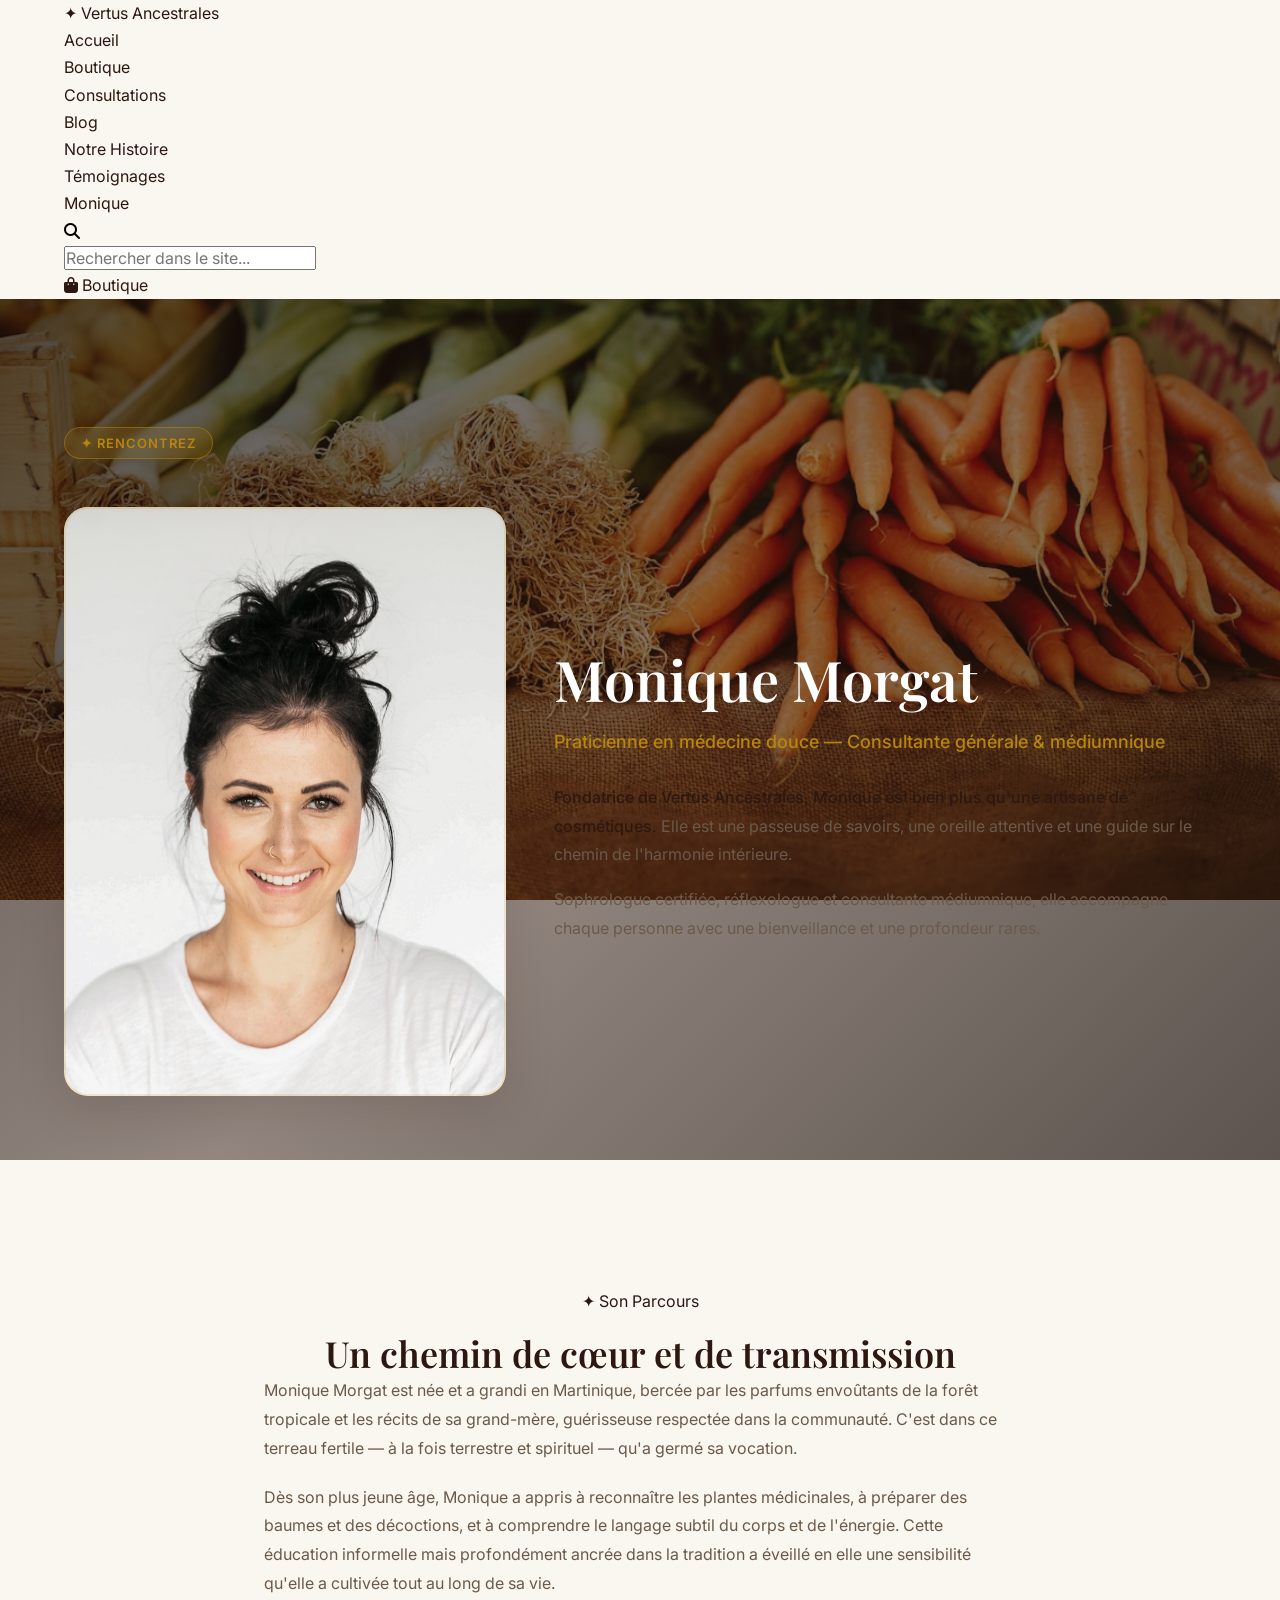
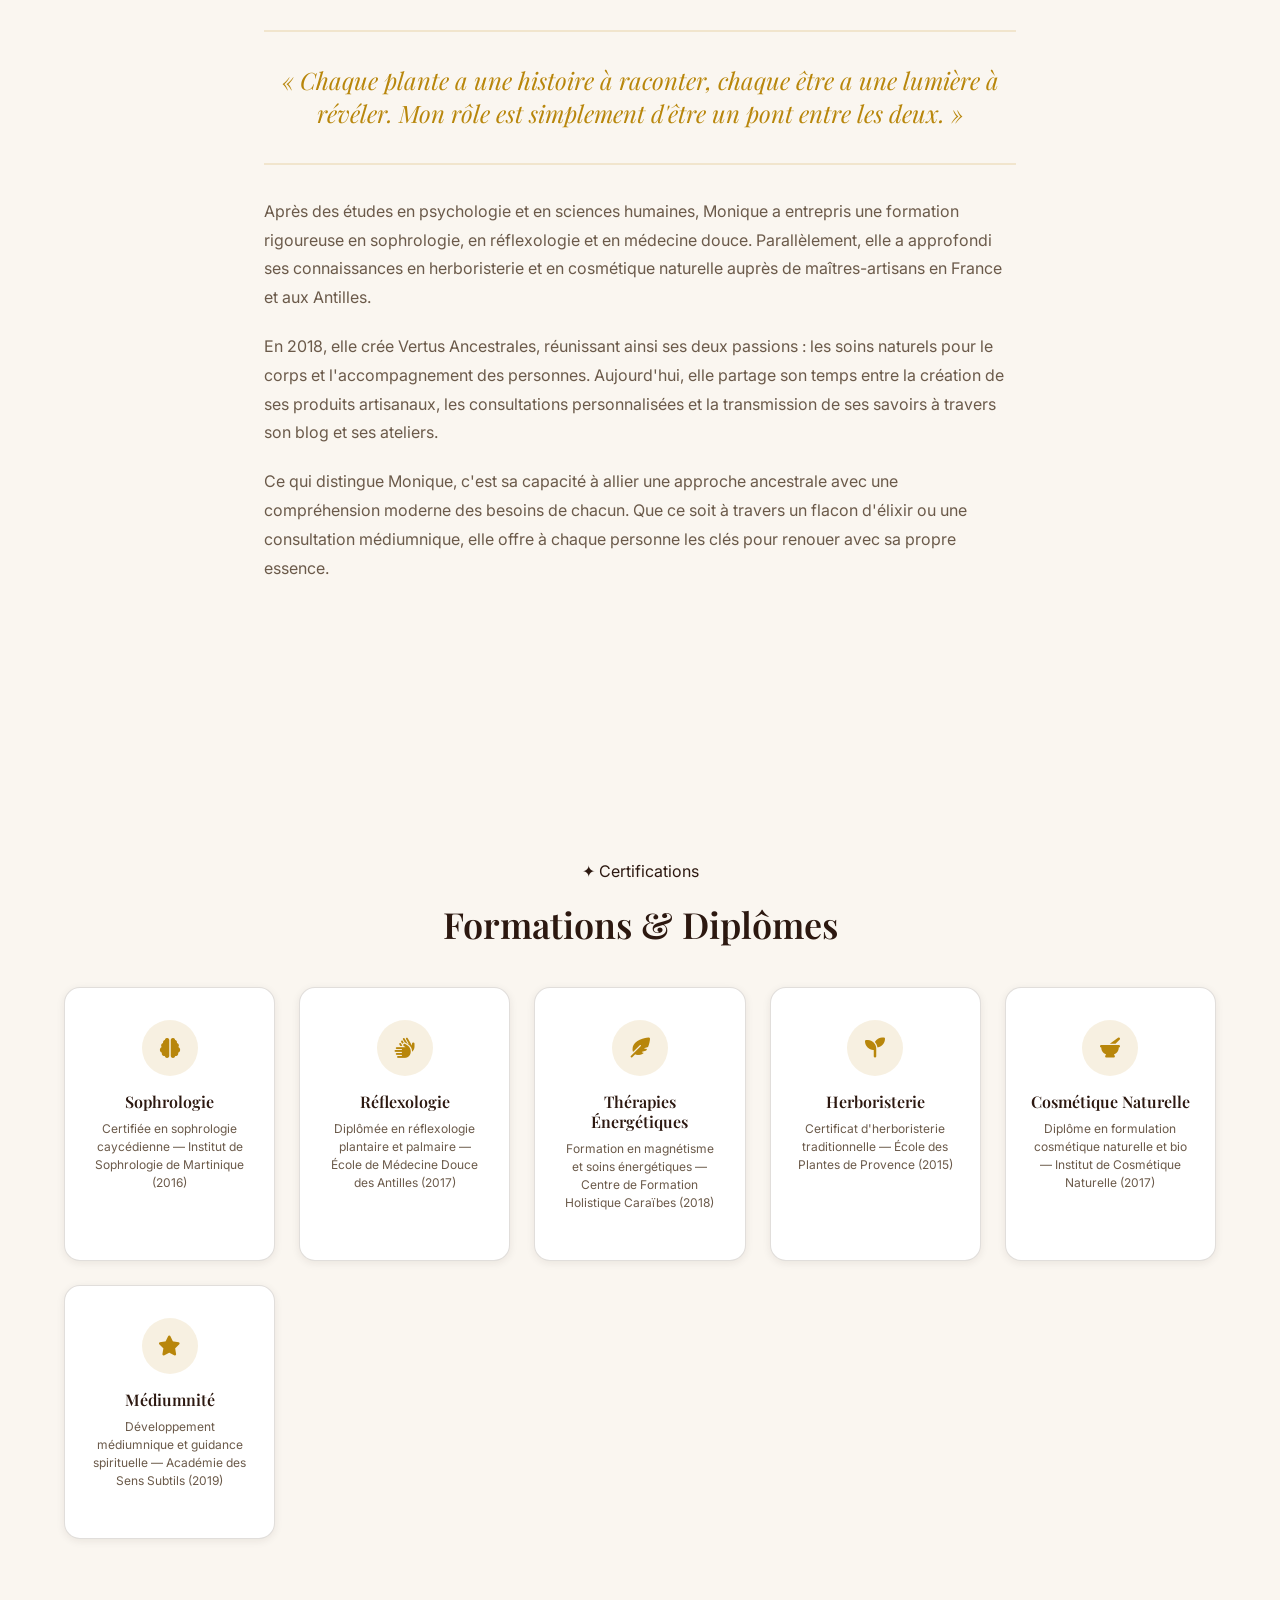
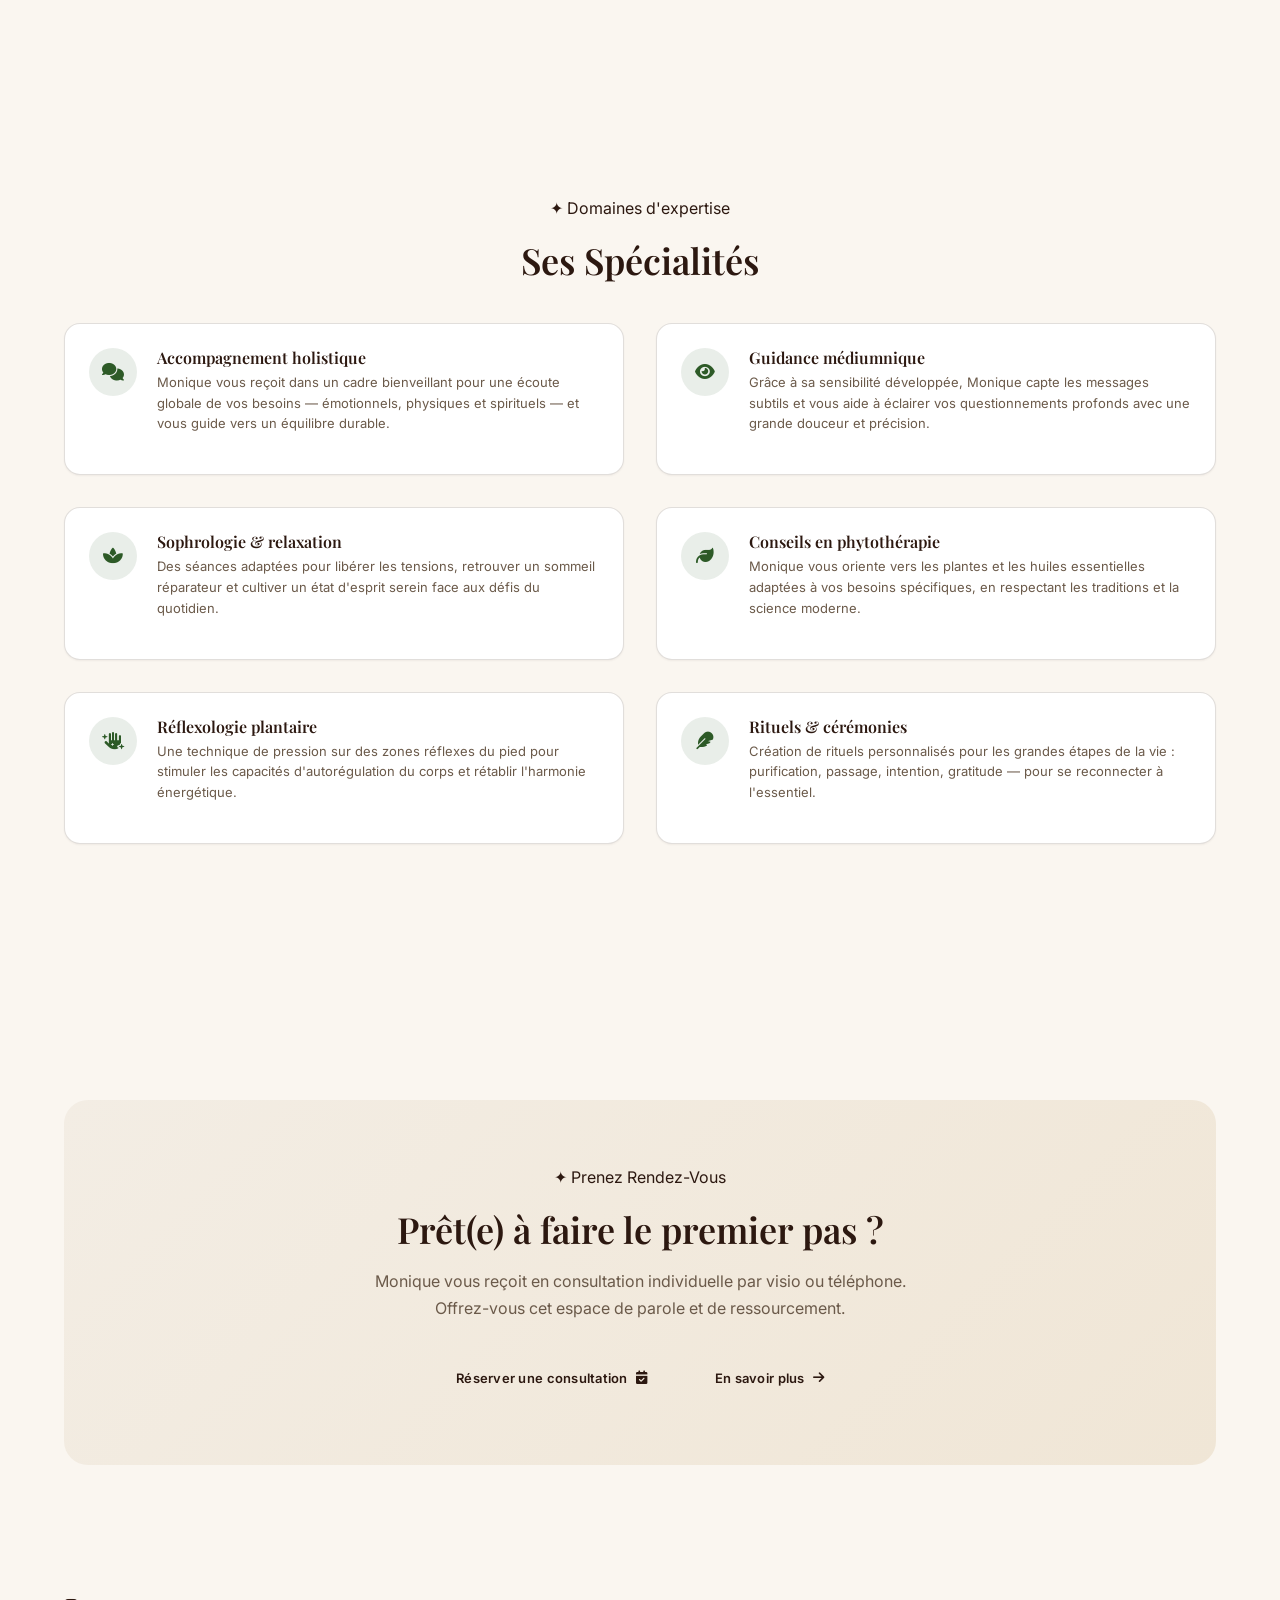
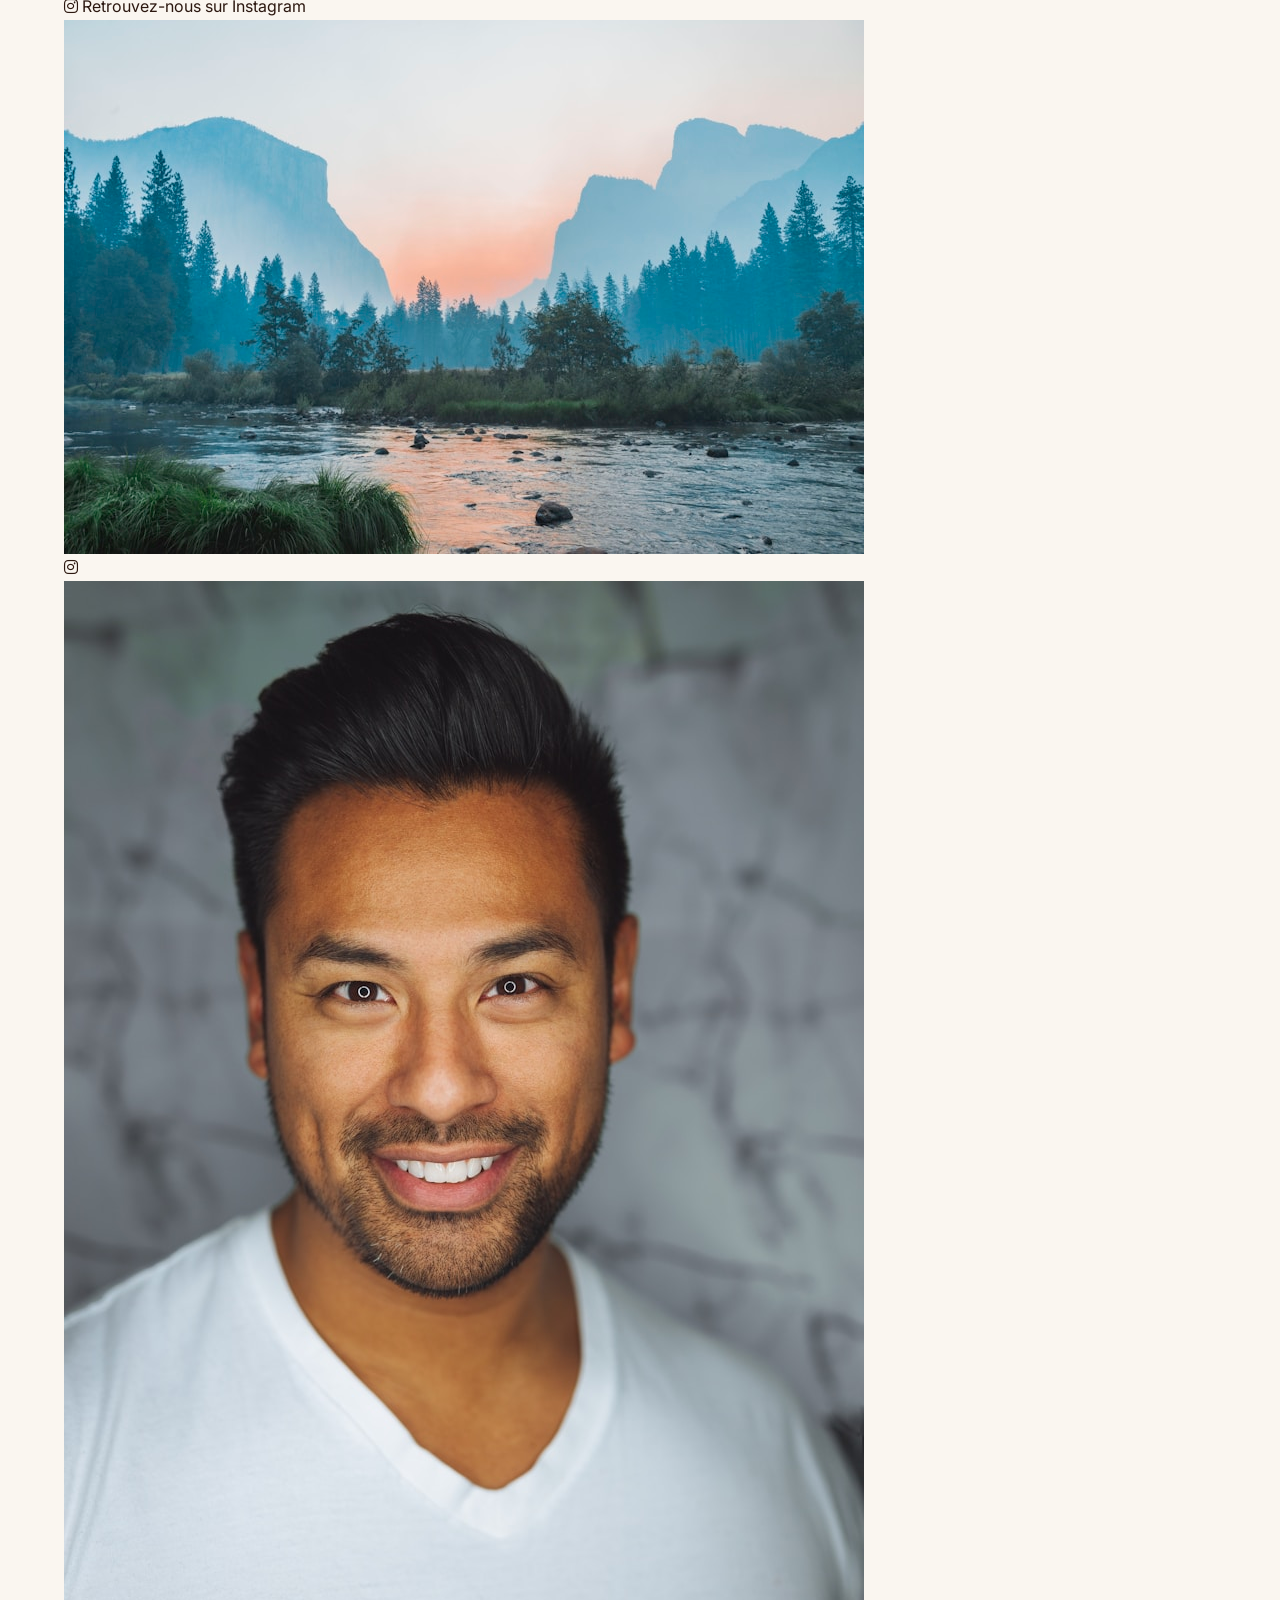
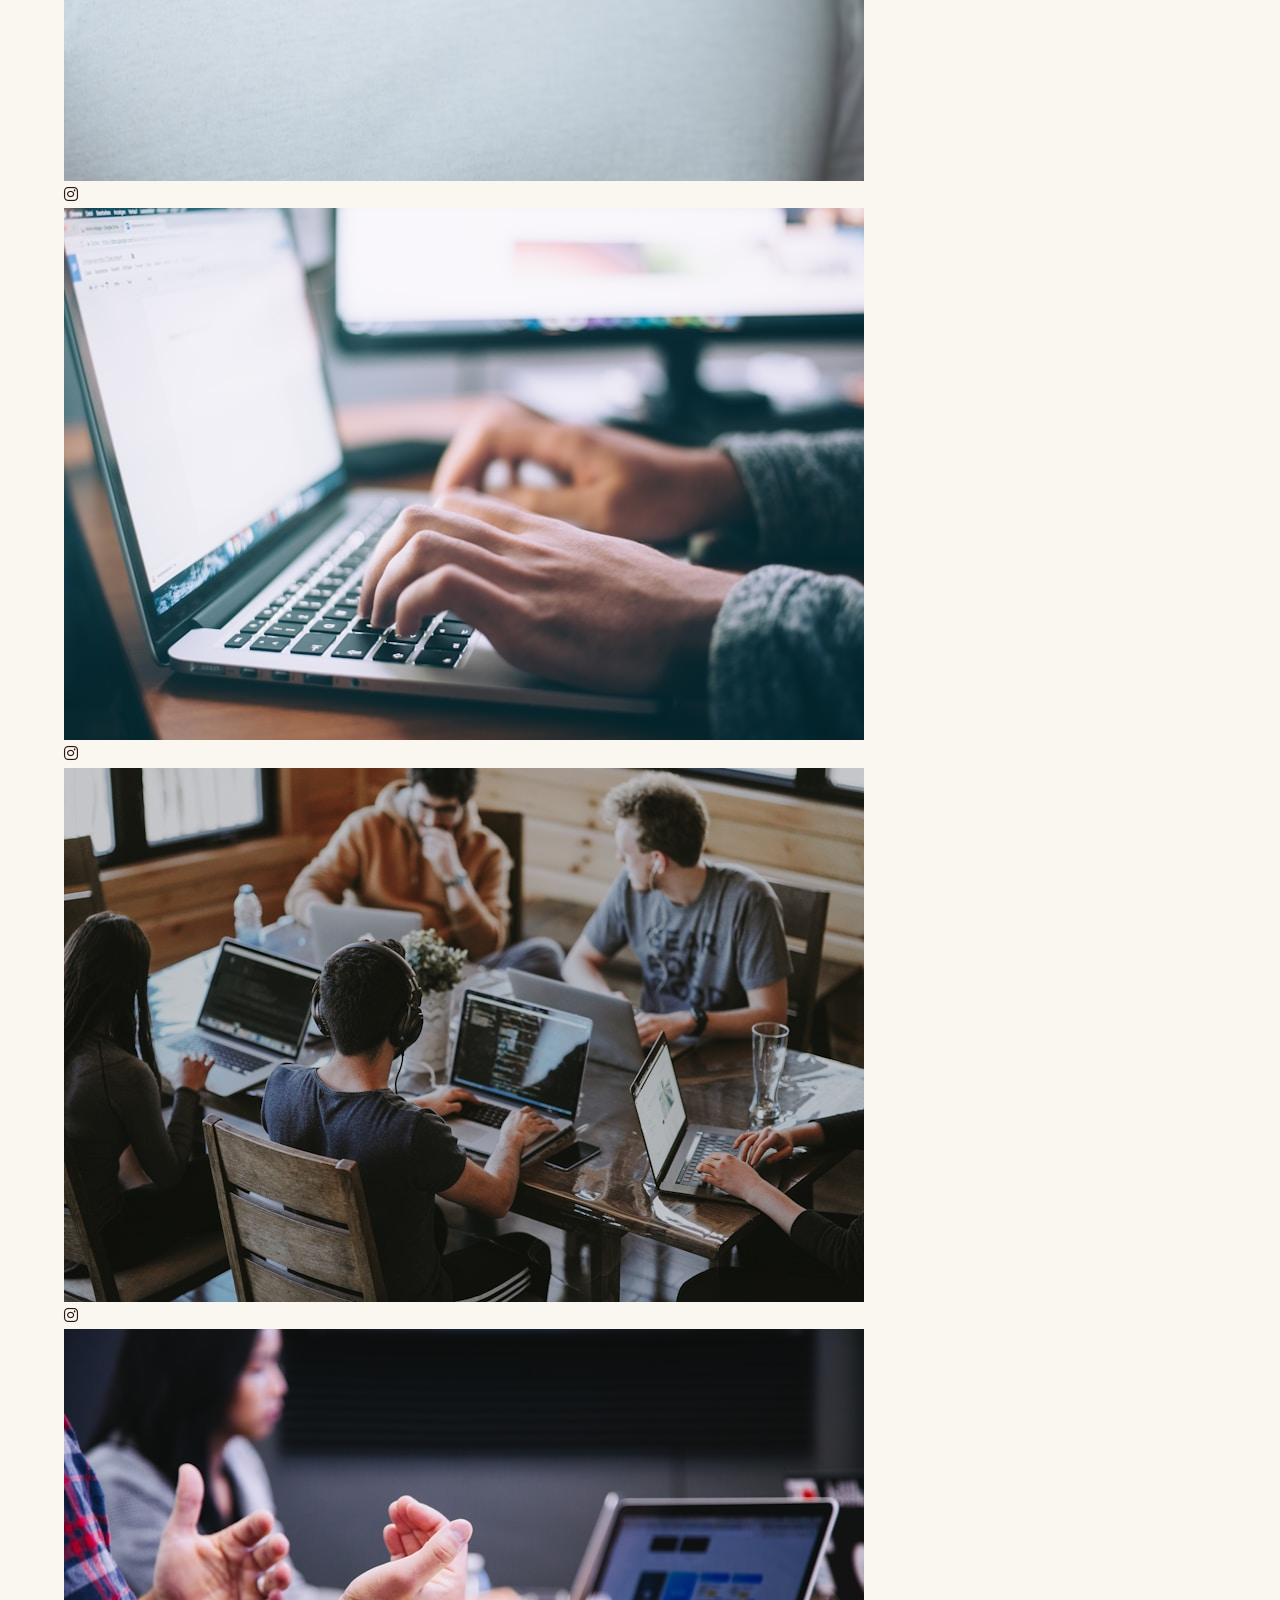
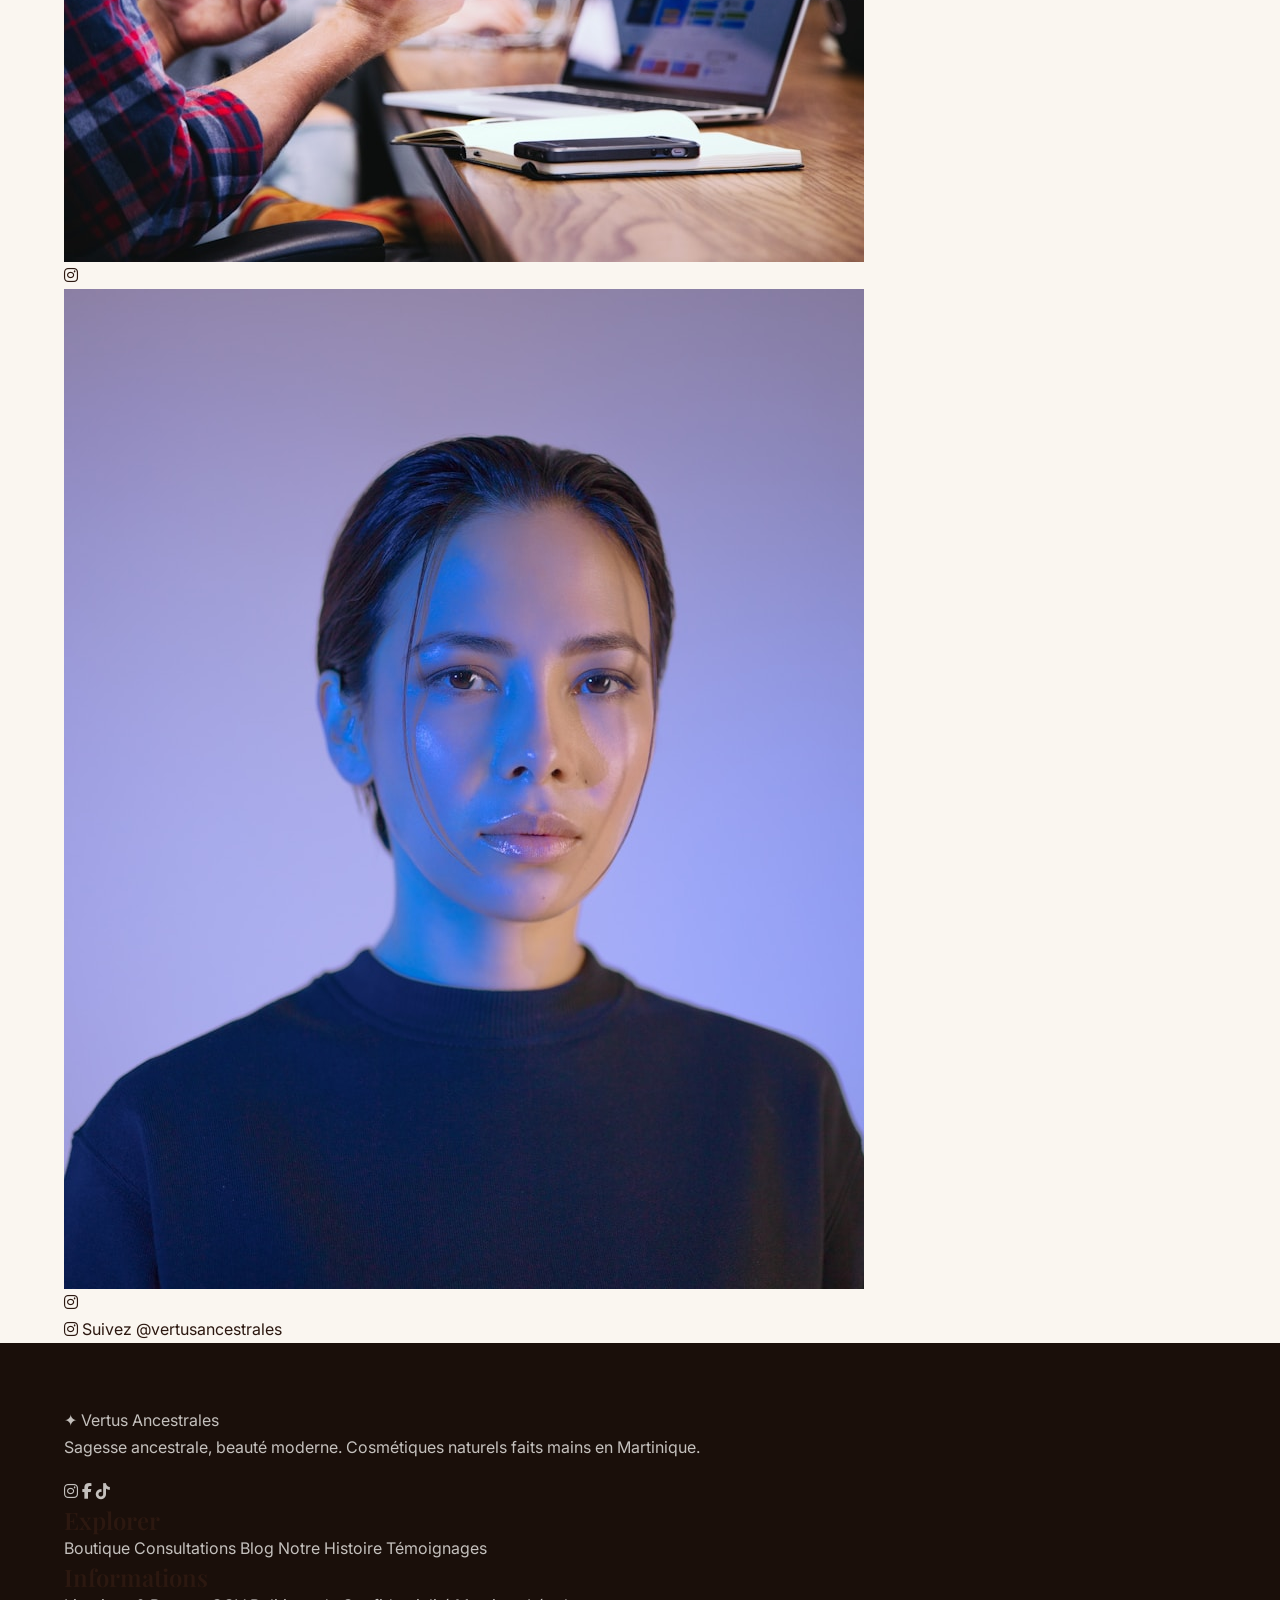
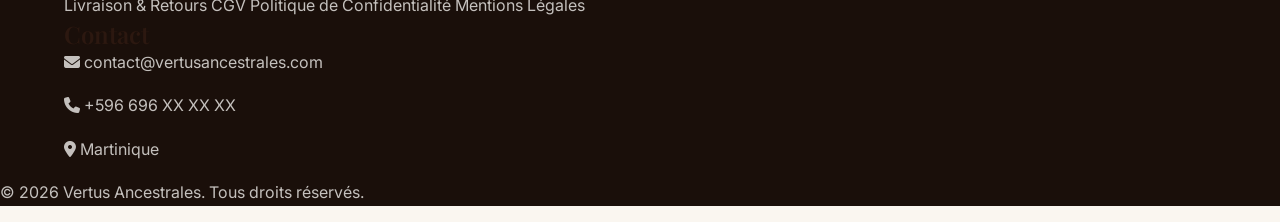
<file: monique.html>
<!DOCTYPE html>
<html lang="fr">
<head>
  <meta charset="UTF-8">
  <meta name="viewport" content="width=device-width, initial-scale=1.0">
  <title>Monique Morgat — Vertus Ancestrales</title>
  <meta name="description" content="Rencontrez Monique Morgat, fondatrice de Vertus Ancestrales : sophrologue, réflexologue, consultante médiumnique et créatrice de cosmétiques naturels.">
  <link rel="preconnect" href="https://fonts.googleapis.com">
  <link href="https://fonts.googleapis.com/css2?family=Playfair+Display:wght@400;600;700&family=Inter:wght@300;400;500;600&display=swap" rel="stylesheet">
  <link rel="stylesheet" href="https://cdnjs.cloudflare.com/ajax/libs/font-awesome/6.5.0/css/all.min.css">
  <link rel="stylesheet" href="css/style.css">
  <style>
    .page-hero {
      padding: var(--space-32) 0 var(--space-16);
      background: url('images/about-brand.jpg') center/cover no-repeat fixed !important;
      position: relative;
      overflow: hidden;
      color: var(--color-white);
    }
    .page-hero::before {
      content: '';
      position: absolute;
      inset: 0;
      background: linear-gradient(135deg, rgba(26,15,10,0.7) 0%, rgba(44,24,16,0.5) 50%, rgba(26,15,10,0.7) 100%);
      pointer-events: none;
    }
    .page-hero .container { position: relative; z-index: 1; }
    .page-hero h1, .page-hero .section-title { color: var(--color-white); }
    .page-hero .section-desc { color: rgba(255,255,255,0.75); }
    .page-hero .hero-badge {
      display: inline-block;
      font-family: var(--font-body);
      font-size: var(--text-sm);
      font-weight: 600;
      letter-spacing: 0.08em;
      text-transform: uppercase;
      color: var(--color-primary);
      margin-bottom: var(--space-4);
      padding: var(--space-1) var(--space-4);
      border: 1px solid rgba(184,134,11,0.5);
      border-radius: var(--radius-full);
      background: rgba(184,134,11,0.15);
      backdrop-filter: blur(4px);
    }
    .page-hero .section-title { font-size: clamp(2rem, 5vw, 3.5rem); }

    /* Photo placeholder */
    .monique-intro {
      display: grid;
      grid-template-columns: 1fr 1.5fr;
      gap: var(--space-12);
      align-items: center;
      margin-top: var(--space-8);
    }
    @media (max-width: 768px) {
      .monique-intro { grid-template-columns: 1fr; }
    }
    .monique-photo-large {
      width: 100%;
      aspect-ratio: 3/4;
      border-radius: var(--radius-xl);
      background: linear-gradient(135deg, #e8d5b7 0%, #d4a373 40%, #b8860b 100%);
      display: flex;
      align-items: center;
      justify-content: center;
      box-shadow: var(--shadow-xl);
      position: relative;
      overflow: hidden;
    }
    .monique-photo-large img {
      width: 100%;
      height: 100%;
      object-fit: cover;
      border-radius: var(--radius-xl);
    }
    .monique-photo-large::after {
      content: '';
      position: absolute;
      inset: 0;
      border: 2px solid rgba(184,134,11,0.15);
      border-radius: var(--radius-xl);
    }
    .monique-intro-text h1 {
      font-size: clamp(2rem, 4vw, 3rem);
      margin-bottom: var(--space-3);
    }
    .monique-intro-text .monique-role {
      font-size: var(--text-lg);
      color: var(--color-primary);
      font-weight: 500;
      margin-bottom: var(--space-6);
    }
    .monique-intro-text p {
      font-size: var(--text-base);
      line-height: 1.8;
      color: var(--color-text-light);
      margin-bottom: var(--space-4);
    }
    .monique-intro-text .intro-highlight {
      color: var(--color-text);
      font-weight: 500;
    }

    /* Bio */
    .bio-section {
      max-width: 800px;
      margin: 0 auto;
    }
    .bio-section p {
      font-size: var(--text-base);
      line-height: 1.8;
      color: var(--color-text-light);
      margin-bottom: var(--space-5);
    }
    .bio-section .pullquote {
      font-family: var(--font-heading);
      font-size: var(--text-2xl);
      line-height: 1.4;
      color: var(--color-primary);
      text-align: center;
      padding: var(--space-8) var(--space-4);
      margin: var(--space-8) 0;
      border-top: 2px solid rgba(184,134,11,0.15);
      border-bottom: 2px solid rgba(184,134,11,0.15);
      font-style: italic;
    }

    /* Certifications */
    .certs-grid {
      display: grid;
      grid-template-columns: repeat(auto-fit, minmax(200px, 1fr));
      gap: var(--space-6);
      margin-top: var(--space-10);
    }
    .cert-card {
      background: var(--color-white);
      border-radius: var(--radius-lg);
      padding: var(--space-8) var(--space-6);
      text-align: center;
      box-shadow: var(--shadow-sm);
      border: 1px solid var(--color-border);
      transition: transform var(--transition-base);
    }
    .cert-card:hover { transform: translateY(-4px); }
    .cert-card .cert-icon {
      width: 56px; height: 56px;
      border-radius: 50%;
      background: var(--color-primary-light);
      display: flex;
      align-items: center;
      justify-content: center;
      margin: 0 auto var(--space-4);
      font-size: 1.25rem;
      color: var(--color-primary);
    }
    .cert-card h4 {
      font-family: var(--font-heading);
      font-size: var(--text-base);
      margin-bottom: var(--space-2);
    }
    .cert-card p {
      font-size: var(--text-xs);
      color: var(--color-text-light);
      line-height: 1.5;
    }

    /* Specialties */
    .specialties-list {
      display: grid;
      grid-template-columns: 1fr 1fr;
      gap: var(--space-8);
      margin-top: var(--space-10);
    }
    @media (max-width: 768px) {
      .specialties-list { grid-template-columns: 1fr; }
    }
    .specialty-item {
      display: flex;
      gap: var(--space-5);
      padding: var(--space-6);
      background: var(--color-white);
      border-radius: var(--radius-lg);
      box-shadow: var(--shadow-xs);
      border: 1px solid var(--color-border);
      transition: box-shadow var(--transition-base);
    }
    .specialty-item:hover { box-shadow: var(--shadow-md); }
    .specialty-item .spec-icon {
      flex-shrink: 0;
      width: 48px; height: 48px;
      border-radius: 50%;
      background: rgba(45,90,39,0.1);
      display: flex;
      align-items: center;
      justify-content: center;
      font-size: 1.1rem;
      color: var(--color-accent);
    }
    .specialty-item h4 {
      font-family: var(--font-heading);
      font-size: var(--text-base);
      margin-bottom: var(--space-1);
    }
    .specialty-item p {
      font-size: var(--text-sm);
      color: var(--color-text-light);
      line-height: 1.6;
    }

    /* CTA */
    .cta-block {
      text-align: center;
      padding: var(--space-16) 0;
      background: linear-gradient(135deg, var(--color-bg-alt), #f0e6d6);
      border-radius: var(--radius-xl);
    }

    /* Enhanced fade-in */
    .fade-in {
      opacity: 0;
      transform: translateY(30px) scale(0.97);
      transition: opacity 0.7s cubic-bezier(0.25, 0.46, 0.45, 0.94), transform 0.7s cubic-bezier(0.25, 0.46, 0.45, 0.94);
    }
    .fade-in.visible {
      opacity: 1;
      transform: translateY(0) scale(1);
    }

    @media (max-width: 768px) {
      .page-hero { background-attachment: scroll !important; }
    }
  </style>
  <style>
  .page-header {
    min-height: 40vh;
    display: flex;
    align-items: center;
    justify-content: center;
    text-align: center;
    padding: 8rem 2rem 4rem;
    position: relative;
    overflow: hidden;
  }
  .page-header-bg {
    position: absolute;
    inset: 0;
    background-size: cover;
    background-position: center;
    background-attachment: fixed;
    filter: brightness(0.5);
  }
  .page-header-content {
    position: relative;
    z-index: 2;
    color: white;
  }
  .page-header-content h1 {
    font-family: 'Playfair Display', serif;
    font-size: clamp(2.2rem, 5vw, 3.5rem);
    margin-bottom: 0.5rem;
  }
  .page-header-content p {
    font-size: 1.1rem;
    max-width: 600px;
    margin: 0 auto;
    opacity: 0.9;
  }
  @media (max-width: 768px) {
    .page-header { min-height: 35vh; padding: 6rem 1.5rem 3rem; }
    .page-header-bg { background-attachment: scroll !important; }
  }
  @media (max-width: 768px) { .page-header-bg { background-attachment: scroll !important; } }
  </style>
</head>
<body>

  <!-- NAVIGATION -->
  <nav class="navbar" id="navbar">
    <div class="container nav-container">
      <a href="index.html" class="nav-logo">
        <span class="logo-icon">✦</span>
        <span class="logo-text">Vertus Ancestrales</span>
      </a>
      <button class="nav-toggle" id="navToggle" aria-label="Menu">
        <span></span><span></span><span></span>
      </button>
      <ul class="nav-links" id="navLinks">
        <li><a href="index.html">Accueil</a></li>
        <li><a href="boutique.html">Boutique</a></li>
        <li><a href="consultations.html">Consultations</a></li>
        <li><a href="blog.html">Blog</a></li>
        <li><a href="histoire.html">Notre Histoire</a></li>
        <li><a href="temoignages.html">Témoignages</a></li>
        <li><a href="monique.html" class="active">Monique</a></li>
        <li class="nav-search-item">
          <button class="nav-search-btn" id="searchToggle" aria-label="Rechercher"><i class="fas fa-search"></i></button>
          <div class="search-dropdown" id="searchDropdown">
            <div class="search-dropdown-inner">
              <input type="text" id="globalSearch" placeholder="Rechercher dans le site..." autocomplete="off">
              <div class="search-results" id="searchResults"></div>
            </div>
          </div>
        </li>
        <li class="nav-cta"><a href="boutique.html"><i class="fas fa-shopping-bag"></i> Boutique</a></li>
      </ul>
    </div>
  </nav>

  <!-- HERO / INTRO -->
  <section class="page-hero">
    <div class="container">
      <div class="hero-badge">✦ Rencontrez</div>
      <div class="monique-intro">
        <div class="monique-photo-large fade-in">
          <img src="images/monique-portrait.jpg" alt="Monique Morgat" loading="lazy">
        </div>
        <div class="monique-intro-text fade-in">
          <h1 class="section-title">Monique Morgat</h1>
          <p class="monique-role">Praticienne en médecine douce — Consultante générale &amp; médiumnique</p>
          <p><span class="intro-highlight">Fondatrice de Vertus Ancestrales, Monique est bien plus qu'une artisane de cosmétiques.</span> Elle est une passeuse de savoirs, une oreille attentive et une guide sur le chemin de l'harmonie intérieure.</p>
          <p>Sophrologue certifiée, réflexologue et consultante médiumnique, elle accompagne chaque personne avec une bienveillance et une profondeur rares.</p>
        </div>
      </div>
    </div>
  </section>

  <!-- BIOGRAPHIE -->
  <section class="section">
    <div class="container bio-section">
      <div class="section-tag" style="text-align:center;display:block;width:fit-content;margin:0 auto var(--space-4);">✦ Son Parcours</div>
      <h2 class="section-title" style="text-align:center;">Un chemin de cœur et de transmission</h2>

      <p>Monique Morgat est née et a grandi en Martinique, bercée par les parfums envoûtants de la forêt tropicale et les récits de sa grand-mère, guérisseuse respectée dans la communauté. C'est dans ce terreau fertile — à la fois terrestre et spirituel — qu'a germé sa vocation.</p>

      <p>Dès son plus jeune âge, Monique a appris à reconnaître les plantes médicinales, à préparer des baumes et des décoctions, et à comprendre le langage subtil du corps et de l'énergie. Cette éducation informelle mais profondément ancrée dans la tradition a éveillé en elle une sensibilité qu'elle a cultivée tout au long de sa vie.</p>

      <div class="pullquote">« Chaque plante a une histoire à raconter, chaque être a une lumière à révéler. Mon rôle est simplement d'être un pont entre les deux. »</div>

      <p>Après des études en psychologie et en sciences humaines, Monique a entrepris une formation rigoureuse en sophrologie, en réflexologie et en médecine douce. Parallèlement, elle a approfondi ses connaissances en herboristerie et en cosmétique naturelle auprès de maîtres-artisans en France et aux Antilles.</p>

      <p>En 2018, elle crée Vertus Ancestrales, réunissant ainsi ses deux passions : les soins naturels pour le corps et l'accompagnement des personnes. Aujourd'hui, elle partage son temps entre la création de ses produits artisanaux, les consultations personnalisées et la transmission de ses savoirs à travers son blog et ses ateliers.</p>

      <p>Ce qui distingue Monique, c'est sa capacité à allier une approche ancestrale avec une compréhension moderne des besoins de chacun. Que ce soit à travers un flacon d'élixir ou une consultation médiumnique, elle offre à chaque personne les clés pour renouer avec sa propre essence.</p>
    </div>
  </section>

  <!-- CERTIFICATIONS -->
  <section class="section" style="background: var(--bg-alt);">
    <div class="container">
      <div class="section-tag" style="text-align:center;display:block;width:fit-content;margin:0 auto var(--space-4);">✦ Certifications</div>
      <h2 class="section-title" style="text-align:center;">Formations & Diplômes</h2>
      <div class="certs-grid">
        <div class="cert-card fade-in">
          <div class="cert-icon"><i class="fas fa-brain"></i></div>
          <h4>Sophrologie</h4>
          <p>Certifiée en sophrologie caycédienne — Institut de Sophrologie de Martinique (2016)</p>
        </div>
        <div class="cert-card fade-in">
          <div class="cert-icon"><i class="fas fa-hands"></i></div>
          <h4>Réflexologie</h4>
          <p>Diplômée en réflexologie plantaire et palmaire — École de Médecine Douce des Antilles (2017)</p>
        </div>
        <div class="cert-card fade-in">
          <div class="cert-icon"><i class="fas fa-feather-alt"></i></div>
          <h4>Thérapies Énergétiques</h4>
          <p>Formation en magnétisme et soins énergétiques — Centre de Formation Holistique Caraïbes (2018)</p>
        </div>
        <div class="cert-card fade-in">
          <div class="cert-icon"><i class="fas fa-seedling"></i></div>
          <h4>Herboristerie</h4>
          <p>Certificat d'herboristerie traditionnelle — École des Plantes de Provence (2015)</p>
        </div>
        <div class="cert-card fade-in">
          <div class="cert-icon"><i class="fas fa-mortar-pestle"></i></div>
          <h4>Cosmétique Naturelle</h4>
          <p>Diplôme en formulation cosmétique naturelle et bio — Institut de Cosmétique Naturelle (2017)</p>
        </div>
        <div class="cert-card fade-in">
          <div class="cert-icon"><i class="fas fa-star"></i></div>
          <h4>Médiumnité</h4>
          <p>Développement médiumnique et guidance spirituelle — Académie des Sens Subtils (2019)</p>
        </div>
      </div>
    </div>
  </section>

  <!-- SPÉCIALITÉS -->
  <section class="section">
    <div class="container">
      <div class="section-tag" style="text-align:center;display:block;width:fit-content;margin:0 auto var(--space-4);">✦ Domaines d'expertise</div>
      <h2 class="section-title" style="text-align:center;">Ses Spécialités</h2>
      <div class="specialties-list">
        <div class="specialty-item fade-in">
          <div class="spec-icon"><i class="fas fa-comments"></i></div>
          <div>
            <h4>Accompagnement holistique</h4>
            <p>Monique vous reçoit dans un cadre bienveillant pour une écoute globale de vos besoins — émotionnels, physiques et spirituels — et vous guide vers un équilibre durable.</p>
          </div>
        </div>
        <div class="specialty-item fade-in">
          <div class="spec-icon"><i class="fas fa-eye"></i></div>
          <div>
            <h4>Guidance médiumnique</h4>
            <p>Grâce à sa sensibilité développée, Monique capte les messages subtils et vous aide à éclairer vos questionnements profonds avec une grande douceur et précision.</p>
          </div>
        </div>
        <div class="specialty-item fade-in">
          <div class="spec-icon"><i class="fas fa-spa"></i></div>
          <div>
            <h4>Sophrologie & relaxation</h4>
            <p>Des séances adaptées pour libérer les tensions, retrouver un sommeil réparateur et cultiver un état d'esprit serein face aux défis du quotidien.</p>
          </div>
        </div>
        <div class="specialty-item fade-in">
          <div class="spec-icon"><i class="fas fa-leaf"></i></div>
          <div>
            <h4>Conseils en phytothérapie</h4>
            <p>Monique vous oriente vers les plantes et les huiles essentielles adaptées à vos besoins spécifiques, en respectant les traditions et la science moderne.</p>
          </div>
        </div>
        <div class="specialty-item fade-in">
          <div class="spec-icon"><i class="fas fa-hand-sparkles"></i></div>
          <div>
            <h4>Réflexologie plantaire</h4>
            <p>Une technique de pression sur des zones réflexes du pied pour stimuler les capacités d'autorégulation du corps et rétablir l'harmonie énergétique.</p>
          </div>
        </div>
        <div class="specialty-item fade-in">
          <div class="spec-icon"><i class="fas fa-feather"></i></div>
          <div>
            <h4>Rituels & cérémonies</h4>
            <p>Création de rituels personnalisés pour les grandes étapes de la vie : purification, passage, intention, gratitude — pour se reconnecter à l'essentiel.</p>
          </div>
        </div>
      </div>
    </div>
  </section>

  <!-- CTA -->
  <section class="section" style="background: var(--bg-alt);">
    <div class="container">
      <div class="cta-block fade-in">
        <div class="section-tag" style="display:inline-block;margin-bottom:var(--space-4);">✦ Prenez Rendez-Vous</div>
        <h2 class="section-title" style="margin-bottom:var(--space-4);">Prêt(e) à faire le premier pas ?</h2>
        <p style="max-width:560px;margin:0 auto var(--space-8);color:var(--color-text-light);">
          Monique vous reçoit en consultation individuelle par visio ou téléphone. Offrez-vous cet espace de parole et de ressourcement.
        </p>
        <div style="display:flex;flex-wrap:wrap;gap:var(--space-4);justify-content:center;">
          <a href="consultations.html#reservation" class="btn btn-primary">Réserver une consultation <i class="fas fa-calendar-check"></i></a>
          <a href="consultations.html" class="btn btn-outline">En savoir plus <i class="fas fa-arrow-right"></i></a>
        </div>
      </div>
    </div>
  </section>

  <!-- FOOTER INSTAGRAM STRIP -->
  <div class="footer-insta-strip">
    <div class="container">
      <div class="insta-strip-label"><i class="fab fa-instagram"></i> Retrouvez-nous sur Instagram</div>
      <div class="footer-insta-thumbs">
        <a href="#" target="_blank" rel="noopener"><img src="images/insta-1.jpg" alt="Instagram" loading="lazy"><span class="thumb-overlay"><i class="fab fa-instagram"></i></span></a>
        <a href="#" target="_blank" rel="noopener"><img src="images/insta-2.jpg" alt="Instagram" loading="lazy"><span class="thumb-overlay"><i class="fab fa-instagram"></i></span></a>
        <a href="#" target="_blank" rel="noopener"><img src="images/insta-3.jpg" alt="Instagram" loading="lazy"><span class="thumb-overlay"><i class="fab fa-instagram"></i></span></a>
        <a href="#" target="_blank" rel="noopener"><img src="images/insta-4.jpg" alt="Instagram" loading="lazy"><span class="thumb-overlay"><i class="fab fa-instagram"></i></span></a>
        <a href="#" target="_blank" rel="noopener"><img src="images/insta-5.jpg" alt="Instagram" loading="lazy"><span class="thumb-overlay"><i class="fab fa-instagram"></i></span></a>
        <a href="#" target="_blank" rel="noopener"><img src="images/insta-6.jpg" alt="Instagram" loading="lazy"><span class="thumb-overlay"><i class="fab fa-instagram"></i></span></a>
      </div>
      <a href="#" class="insta-strip-follow" target="_blank" rel="noopener"><i class="fab fa-instagram"></i> Suivez @vertusancestrales</a>
    </div>
  </div>

  <!-- FOOTER -->
  <footer class="footer">
    <div class="container footer-grid">
      <div class="footer-brand">
        <span class="footer-logo">✦ Vertus Ancestrales</span>
        <p>Sagesse ancestrale, beauté moderne. Cosmétiques naturels faits mains en Martinique.</p>
        <div class="footer-social">
          <a href="#" aria-label="Instagram"><i class="fab fa-instagram"></i></a>
          <a href="#" aria-label="Facebook"><i class="fab fa-facebook-f"></i></a>
          <a href="#" aria-label="TikTok"><i class="fab fa-tiktok"></i></a>
        </div>
      </div>
      <div class="footer-links">
        <h4>Explorer</h4>
        <a href="boutique.html">Boutique</a>
        <a href="consultations.html">Consultations</a>
        <a href="blog.html">Blog</a>
        <a href="histoire.html">Notre Histoire</a>
        <a href="temoignages.html">Témoignages</a>
      </div>
      <div class="footer-links">
        <h4>Informations</h4>
        <a href="#">Livraison & Retours</a>
        <a href="#">CGV</a>
        <a href="#">Politique de Confidentialité</a>
        <a href="#">Mentions Légales</a>
      </div>
      <div class="footer-contact">
        <h4>Contact</h4>
        <p><i class="fas fa-envelope"></i> contact@vertusancestrales.com</p>
        <p><i class="fas fa-phone"></i> +596 696 XX XX XX</p>
        <p><i class="fas fa-map-marker-alt"></i> Martinique</p>
      </div>
    </div>
    <div class="footer-bottom">
      <p>&copy; 2026 Vertus Ancestrales. Tous droits réservés.</p>
    </div>
  </footer>

  <!-- BACK TO TOP -->
  <button id="backToTop" class="back-to-top" aria-label="Retour en haut"><i class="fas fa-chevron-up"></i></button>

  <script src="js/main.js"></script>
</body>
</html>
</file>
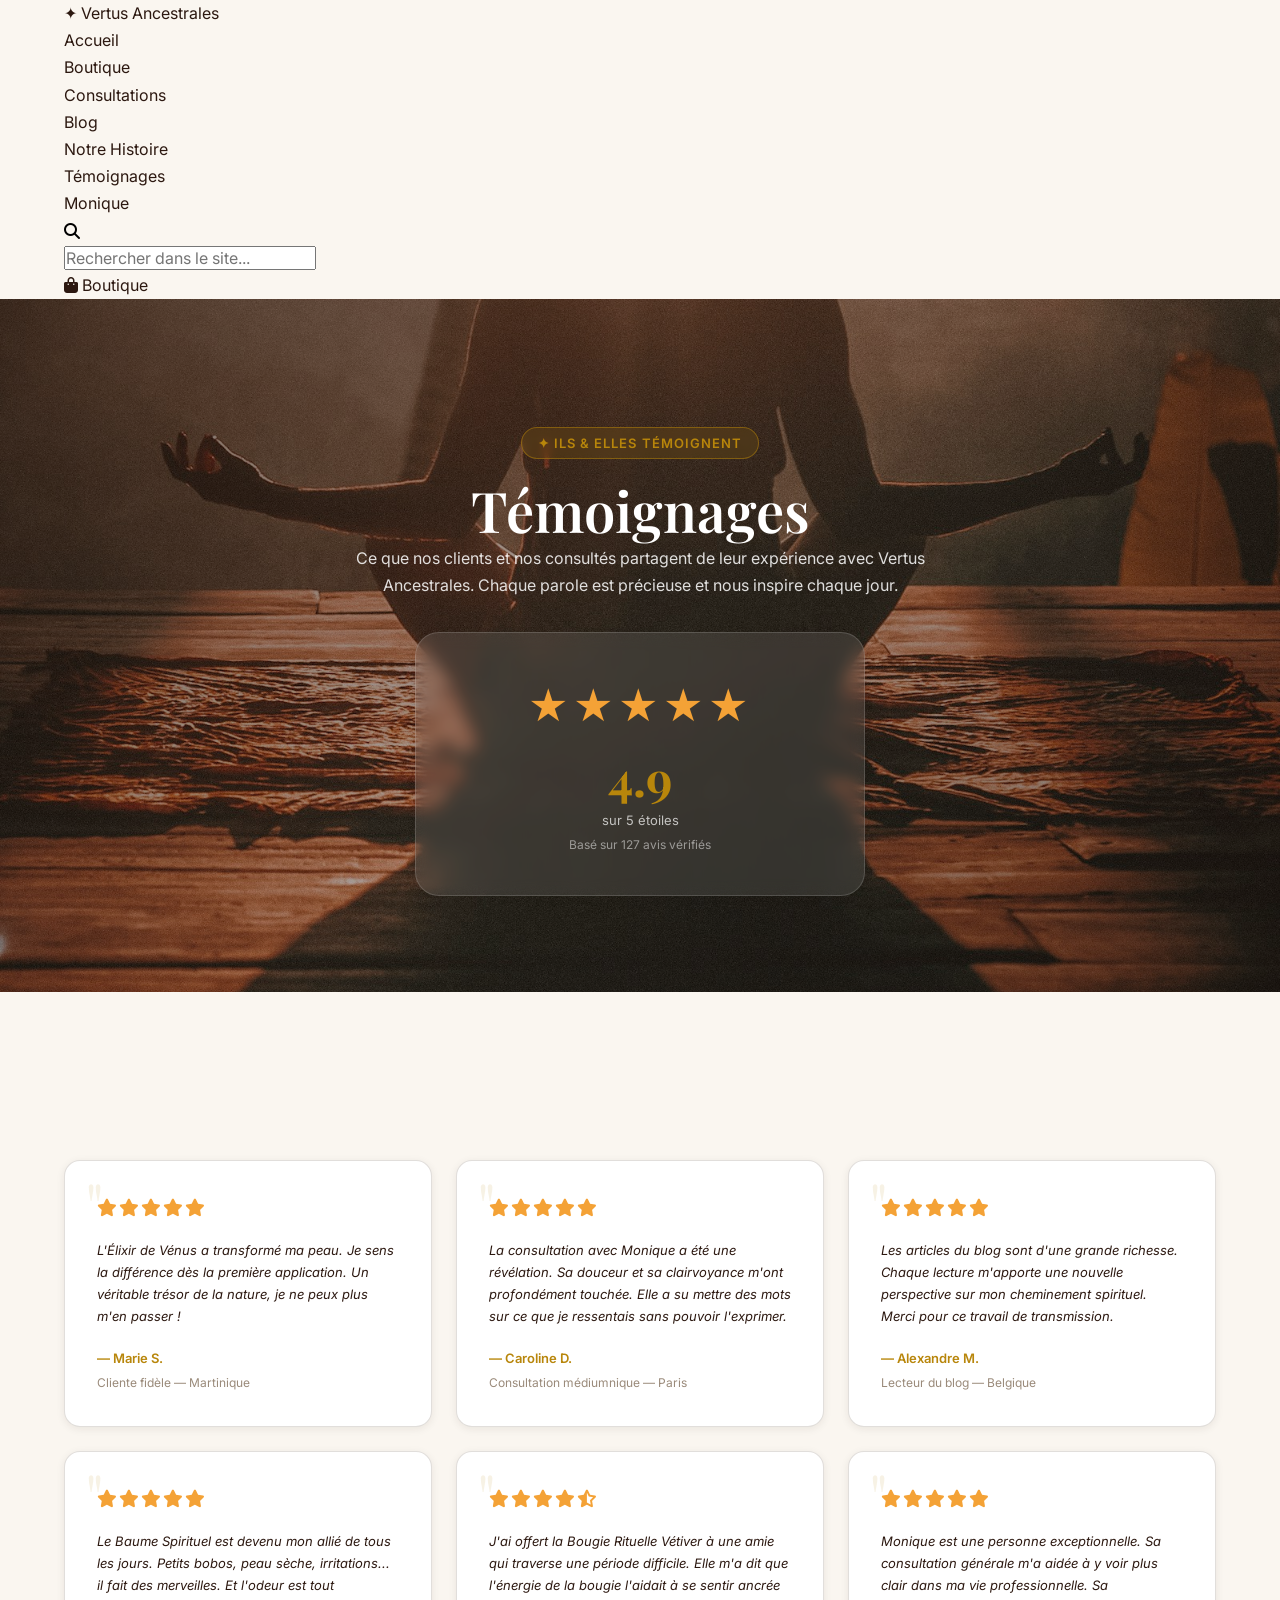
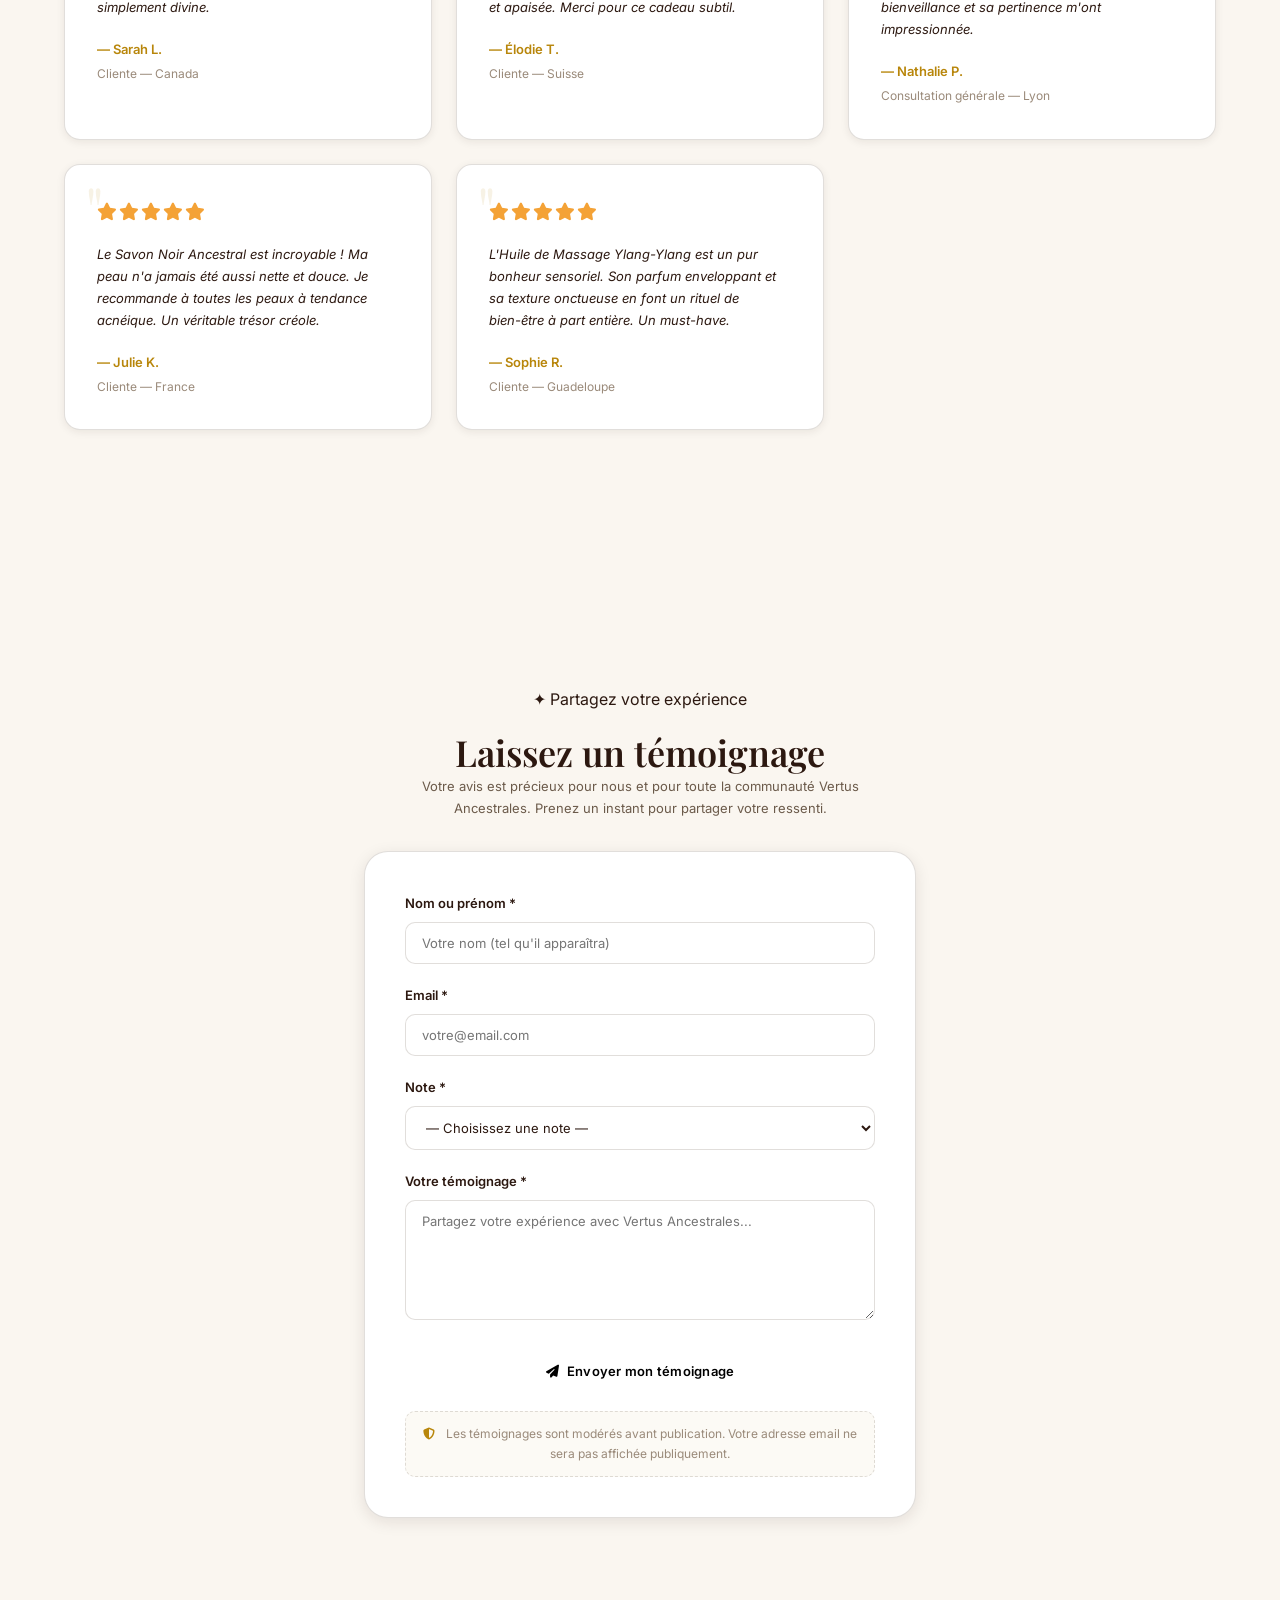
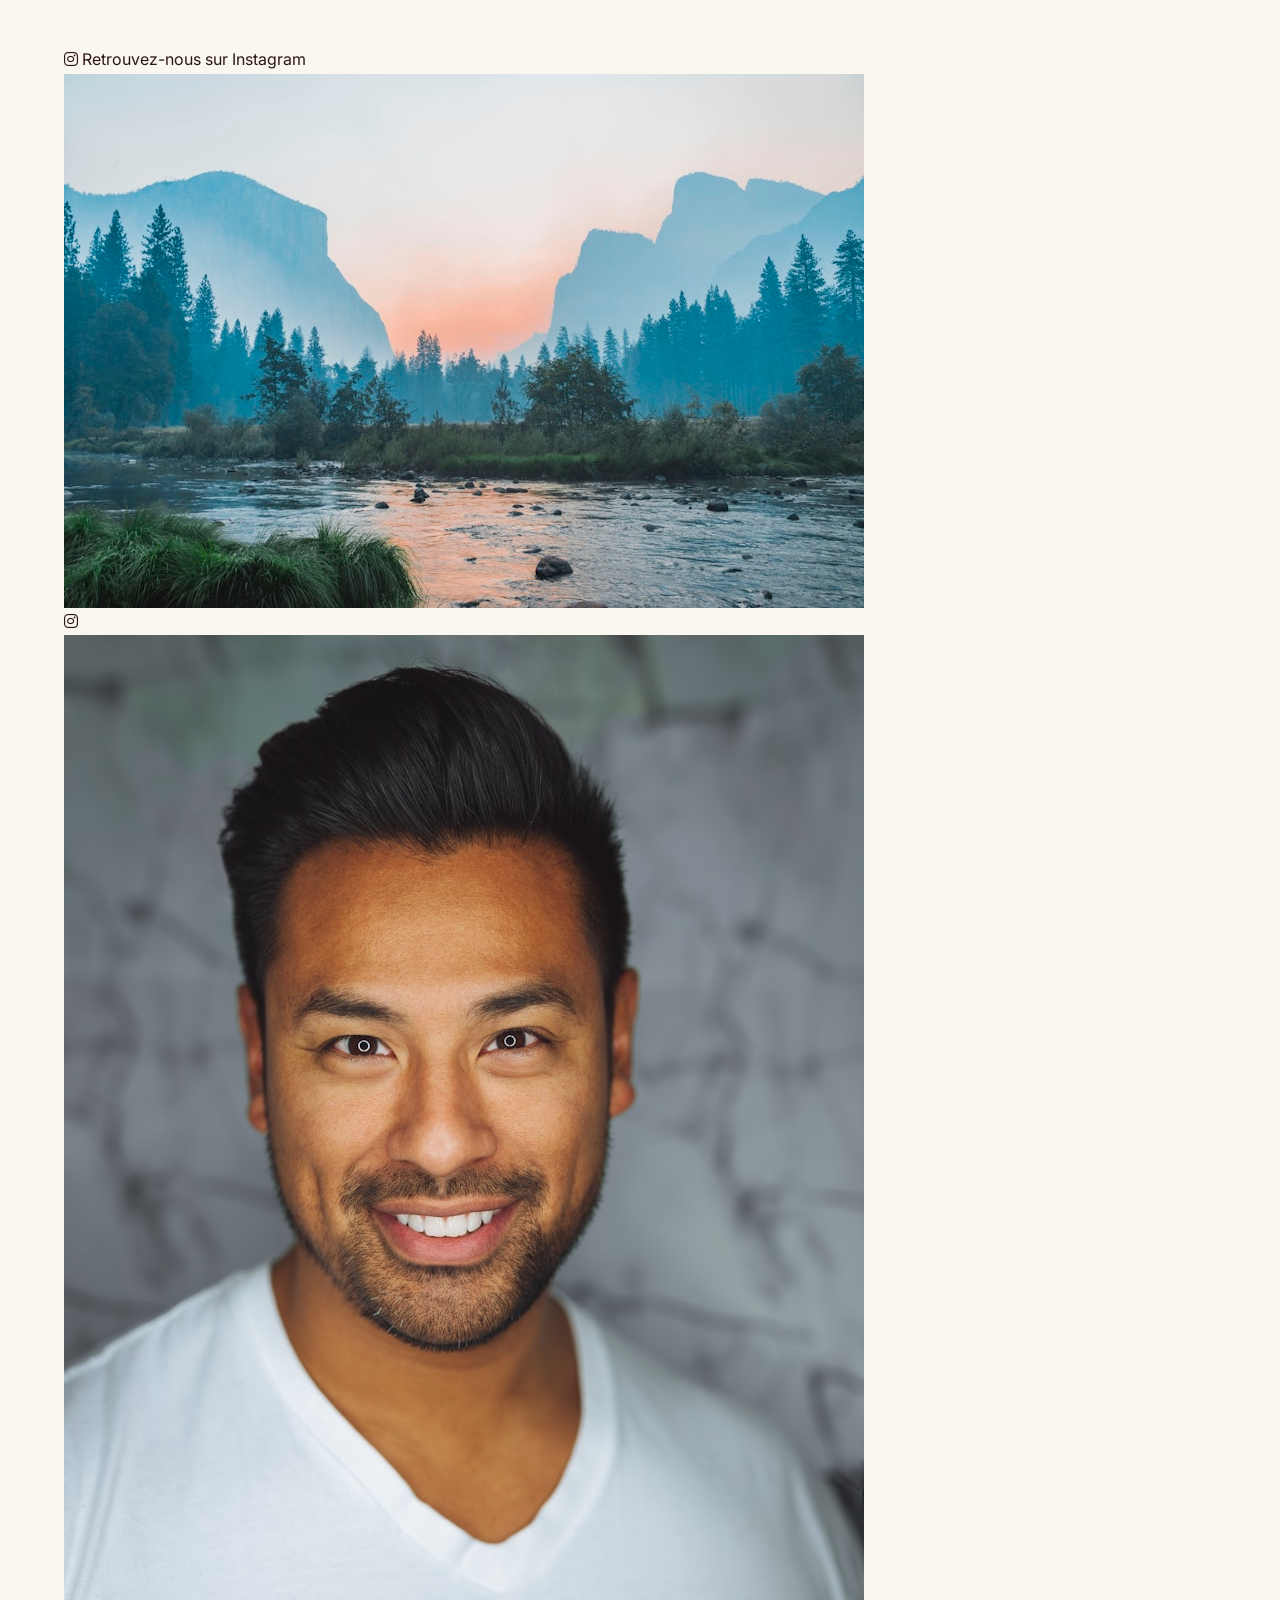
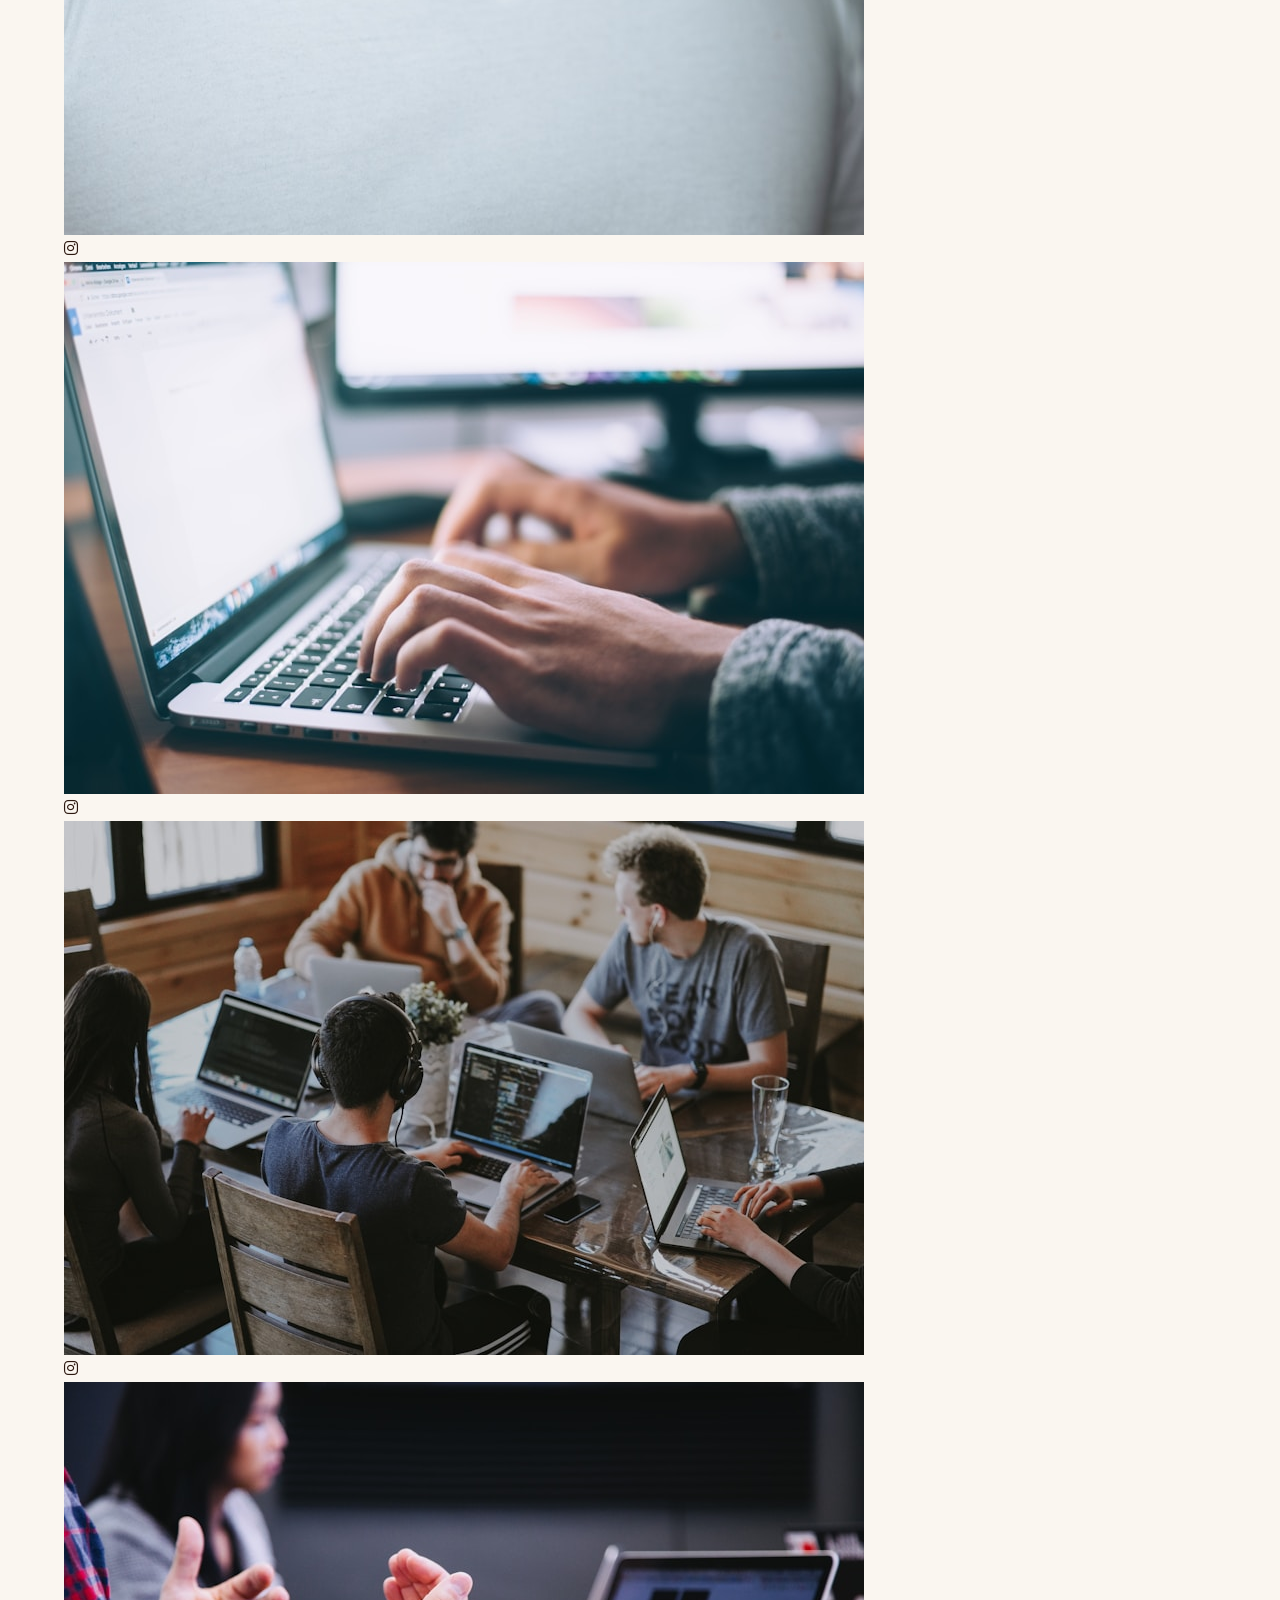
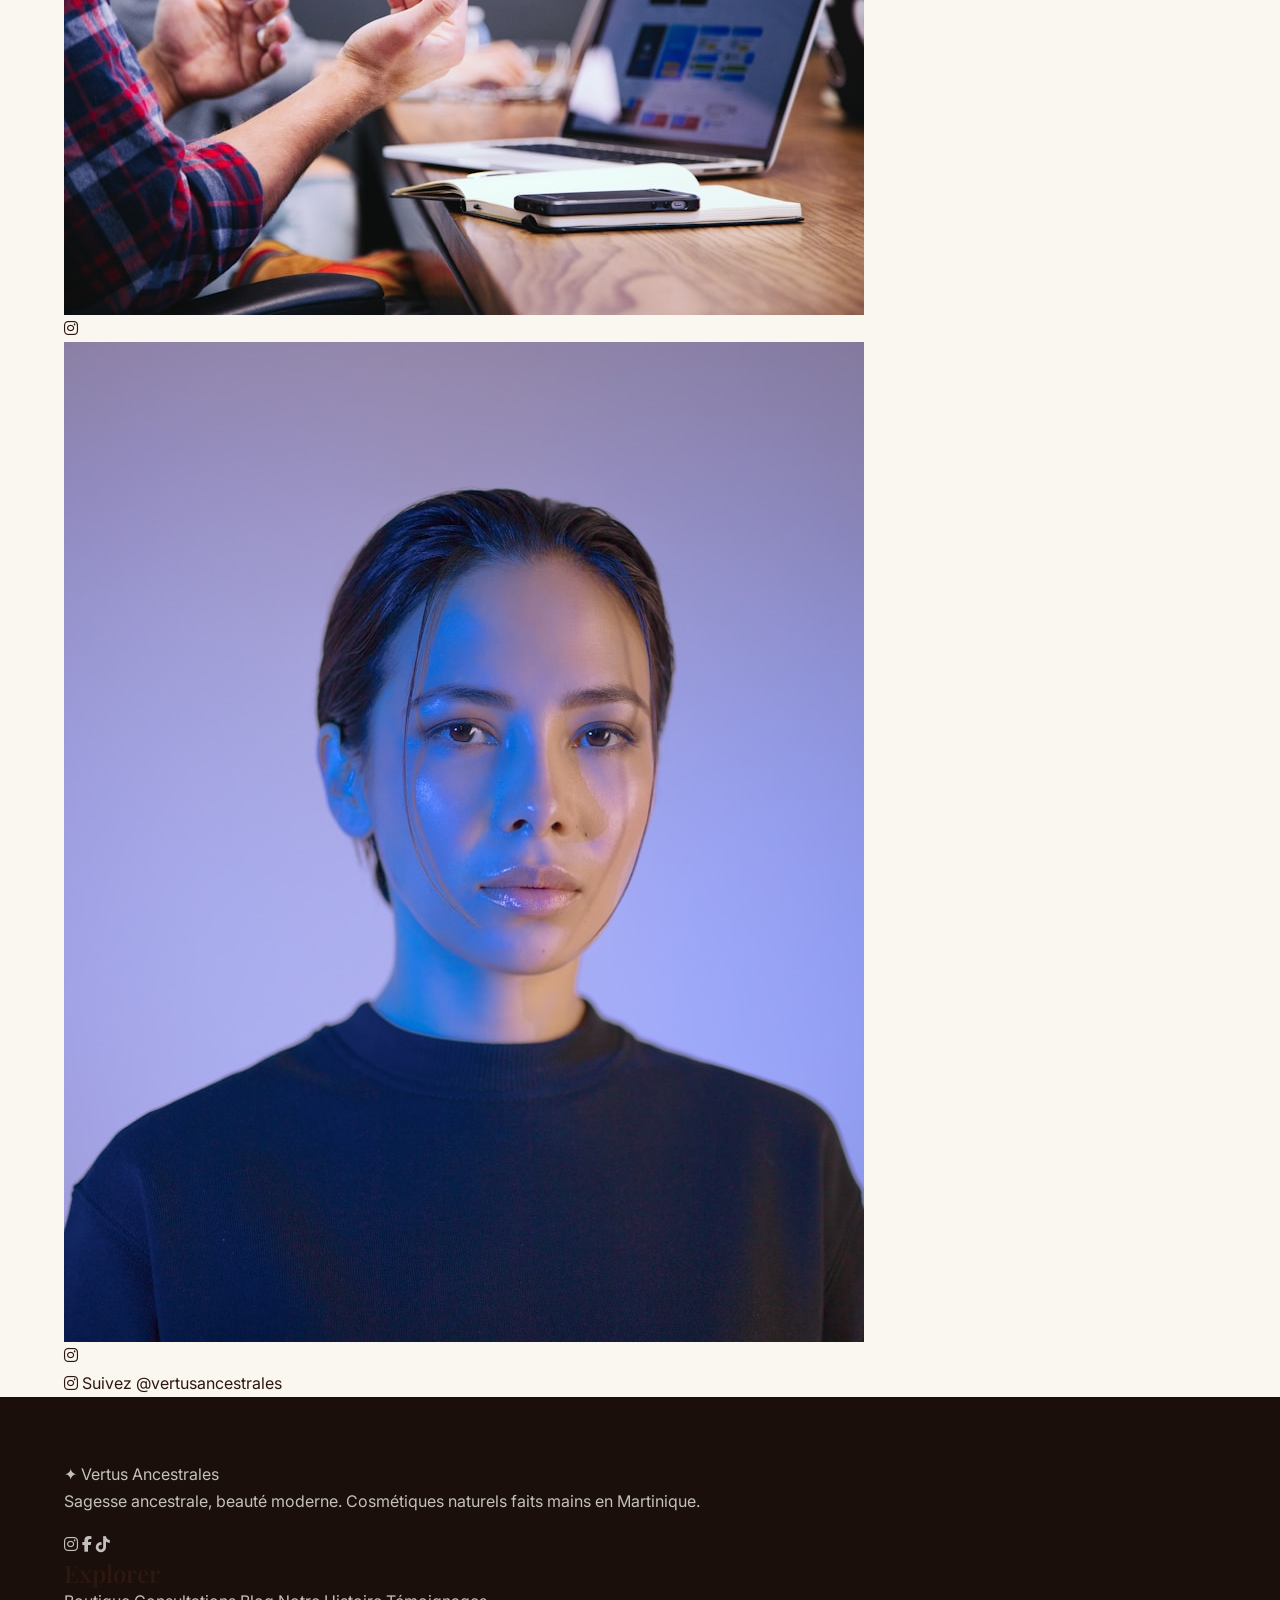
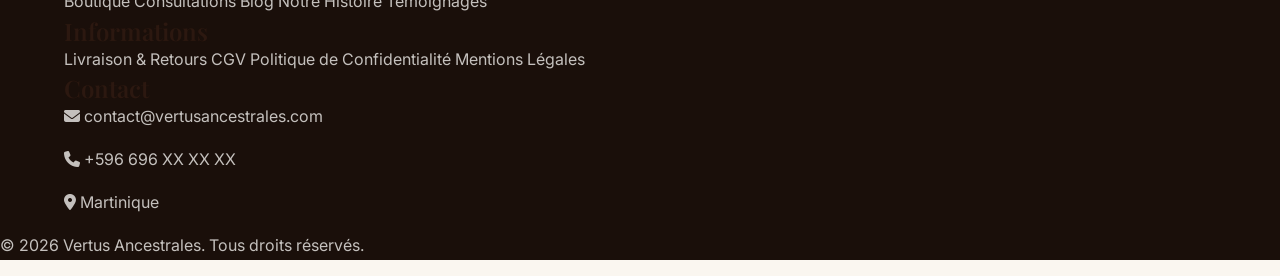
<file: temoignages.html>
<!DOCTYPE html>
<html lang="fr">
<head>
  <meta charset="UTF-8">
  <meta name="viewport" content="width=device-width, initial-scale=1.0">
  <title>Témoignages — Vertus Ancestrales</title>
  <meta name="description" content="Découvrez les témoignages de nos clients et consultés. Partagez votre expérience avec Vertus Ancestrales.">
  <link rel="preconnect" href="https://fonts.googleapis.com">
  <link href="https://fonts.googleapis.com/css2?family=Playfair+Display:wght@400;600;700&family=Inter:wght@300;400;500;600&display=swap" rel="stylesheet">
  <link rel="stylesheet" href="https://cdnjs.cloudflare.com/ajax/libs/font-awesome/6.5.0/css/all.min.css">
  <link rel="stylesheet" href="css/style.css">
  <style>
    .page-hero {
      padding: var(--space-32) 0 var(--space-16);
      background: url('images/consultation-bg.jpg') center/cover no-repeat fixed !important;
      text-align: center;
      position: relative;
      overflow: hidden;
      color: var(--color-white);
    }
    .page-hero::before {
      content: '';
      position: absolute;
      inset: 0;
      background: linear-gradient(135deg, rgba(26,15,10,0.6) 0%, rgba(44,24,16,0.4) 50%, rgba(26,15,10,0.6) 100%);
      pointer-events: none;
    }
    .page-hero .container { position: relative; z-index: 1; }
    .page-hero h1, .page-hero .section-title { color: var(--color-white); }
    .page-hero .section-desc { color: rgba(255,255,255,0.85); }
    .page-hero .hero-badge {
      display: inline-block;
      font-family: var(--font-body);
      font-size: var(--text-sm);
      font-weight: 600;
      letter-spacing: 0.08em;
      text-transform: uppercase;
      color: var(--color-primary);
      margin-bottom: var(--space-4);
      padding: var(--space-1) var(--space-4);
      border: 1px solid rgba(184,134,11,0.5);
      border-radius: var(--radius-full);
      background: rgba(184,134,11,0.15);
      backdrop-filter: blur(4px);
    }
    .page-hero .section-title { font-size: clamp(2rem, 5vw, 3.5rem); }
    .page-hero .section-desc { max-width: 600px; margin: 0 auto; }

    /* Average rating */
    .average-rating {
      text-align: center;
      padding: var(--space-10);
      margin: var(--space-8) auto;
      max-width: 450px;
      background: rgba(255,255,255,0.1);
      backdrop-filter: blur(8px);
      border-radius: var(--radius-xl);
      box-shadow: var(--shadow-sm);
      border: 1px solid rgba(255,255,255,0.15);
    }
    .average-rating .big-stars {
      font-size: 2.5rem;
      color: var(--color-star);
      letter-spacing: 4px;
      margin-bottom: var(--space-3);
    }
    .average-rating .avg-score {
      font-family: var(--font-heading);
      font-size: var(--text-5xl);
      font-weight: 700;
      color: var(--color-primary);
      line-height: 1;
    }
    .average-rating .avg-label {
      font-size: var(--text-sm);
      color: rgba(255,255,255,0.7);
      margin-top: var(--space-2);
    }
    .average-rating .avg-count {
      font-size: var(--text-xs);
      color: rgba(255,255,255,0.5);
      margin-top: var(--space-1);
    }

    /* Testimonials grid */
    .temoignages-grid {
      display: grid;
      grid-template-columns: repeat(auto-fill, minmax(320px, 1fr));
      gap: var(--space-6);
      margin-top: var(--space-10);
    }
    .temoignage-card {
      background: var(--color-white);
      border-radius: var(--radius-lg);
      padding: var(--space-8);
      box-shadow: var(--shadow-sm);
      border: 1px solid var(--color-border);
      transition: transform var(--transition-base), box-shadow var(--transition-base);
      position: relative;
    }
    .temoignage-card:hover {
      transform: translateY(-4px);
      box-shadow: var(--shadow-md);
    }
    .temoignage-card::before {
      content: '"';
      position: absolute;
      top: var(--space-3);
      left: var(--space-5);
      font-family: var(--font-heading);
      font-size: 4rem;
      line-height: 1;
      color: var(--color-primary);
      opacity: 0.1;
    }
    .temoignage-card .stars {
      font-size: 1.1rem;
      color: var(--color-star);
      letter-spacing: 2px;
      margin-bottom: var(--space-4);
    }
    .temoignage-card .stars .empty {
      color: var(--color-star-empty);
    }
    .temoignage-card .temoignage-text {
      font-size: var(--text-sm);
      line-height: 1.7;
      color: var(--color-text);
      margin-bottom: var(--space-5);
      font-style: italic;
      position: relative;
      z-index: 1;
    }
    .temoignage-card .temoignage-author {
      font-size: var(--text-sm);
      font-weight: 600;
      color: var(--color-primary);
    }
    .temoignage-card .temoignage-source {
      font-size: var(--text-xs);
      color: var(--color-text-lighter);
      margin-top: var(--space-1);
    }

    /* Form */
    .form-section {
      max-width: 600px;
      margin: 0 auto;
    }
    .form-section .form-card {
      background: var(--color-white);
      border-radius: var(--radius-xl);
      padding: var(--space-10);
      box-shadow: var(--shadow-md);
      border: 1px solid var(--color-border);
    }
    .form-group {
      margin-bottom: var(--space-5);
    }
    .form-group label {
      display: block;
      font-size: var(--text-sm);
      font-weight: 600;
      color: var(--color-text);
      margin-bottom: var(--space-2);
    }
    .form-group input,
    .form-group select,
    .form-group textarea {
      width: 100%;
      padding: var(--space-3) var(--space-4);
      border: 1px solid var(--color-border);
      border-radius: var(--radius-md);
      background: var(--color-white);
      font-size: var(--text-sm);
      color: var(--color-text);
      transition: border-color var(--transition-fast);
    }
    .form-group input:focus,
    .form-group select:focus,
    .form-group textarea:focus {
      border-color: var(--color-primary);
      outline: none;
      box-shadow: 0 0 0 3px var(--color-primary-light);
    }
    .form-group textarea {
      resize: vertical;
      min-height: 120px;
    }
    .form-note {
      font-size: var(--text-xs);
      color: var(--color-text-lighter);
      text-align: center;
      margin-top: var(--space-4);
      padding: var(--space-3);
      background: rgba(184,134,11,0.04);
      border-radius: var(--radius-md);
      border: 1px dashed var(--color-border);
    }

    /* Enhanced fade-in */
    .fade-in {
      opacity: 0;
      transform: translateY(30px) scale(0.97);
      transition: opacity 0.7s cubic-bezier(0.25, 0.46, 0.45, 0.94), transform 0.7s cubic-bezier(0.25, 0.46, 0.45, 0.94);
    }
    .fade-in.visible {
      opacity: 1;
      transform: translateY(0) scale(1);
    }

    @media (max-width: 768px) {
      .page-hero { background-attachment: scroll !important; }
    }
  </style>
  <style>
  .page-header {
    min-height: 40vh;
    display: flex;
    align-items: center;
    justify-content: center;
    text-align: center;
    padding: 8rem 2rem 4rem;
    position: relative;
    overflow: hidden;
  }
  .page-header-bg {
    position: absolute;
    inset: 0;
    background-size: cover;
    background-position: center;
    background-attachment: fixed;
    filter: brightness(0.5);
  }
  .page-header-content {
    position: relative;
    z-index: 2;
    color: white;
  }
  .page-header-content h1 {
    font-family: 'Playfair Display', serif;
    font-size: clamp(2.2rem, 5vw, 3.5rem);
    margin-bottom: 0.5rem;
  }
  .page-header-content p {
    font-size: 1.1rem;
    max-width: 600px;
    margin: 0 auto;
    opacity: 0.9;
  }
  @media (max-width: 768px) {
    .page-header { min-height: 35vh; padding: 6rem 1.5rem 3rem; }
    .page-header-bg { background-attachment: scroll !important; }
  }
  @media (max-width: 768px) { .page-header-bg { background-attachment: scroll !important; } }
  </style>
</head>
<body>

  <!-- NAVIGATION -->
  <nav class="navbar" id="navbar">
    <div class="container nav-container">
      <a href="index.html" class="nav-logo">
        <span class="logo-icon">✦</span>
        <span class="logo-text">Vertus Ancestrales</span>
      </a>
      <button class="nav-toggle" id="navToggle" aria-label="Menu">
        <span></span><span></span><span></span>
      </button>
      <ul class="nav-links" id="navLinks">
        <li><a href="index.html">Accueil</a></li>
        <li><a href="boutique.html">Boutique</a></li>
        <li><a href="consultations.html">Consultations</a></li>
        <li><a href="blog.html">Blog</a></li>
        <li><a href="histoire.html">Notre Histoire</a></li>
        <li><a href="temoignages.html" class="active">Témoignages</a></li>
        <li><a href="monique.html">Monique</a></li>
        <li class="nav-search-item">
          <button class="nav-search-btn" id="searchToggle" aria-label="Rechercher"><i class="fas fa-search"></i></button>
          <div class="search-dropdown" id="searchDropdown">
            <div class="search-dropdown-inner">
              <input type="text" id="globalSearch" placeholder="Rechercher dans le site..." autocomplete="off">
              <div class="search-results" id="searchResults"></div>
            </div>
          </div>
        </li>
        <li class="nav-cta"><a href="boutique.html"><i class="fas fa-shopping-bag"></i> Boutique</a></li>
      </ul>
    </div>
  </nav>

  <!-- PAGE HERO -->
  <section class="page-hero">
    <div class="container">
      <div class="hero-badge">✦ Ils & Elles Témoignent</div>
      <h1 class="section-title">Témoignages</h1>
      <p class="section-desc">Ce que nos clients et nos consultés partagent de leur expérience avec Vertus Ancestrales. Chaque parole est précieuse et nous inspire chaque jour.</p>

      <!-- Average rating -->
      <div class="average-rating fade-in">
        <div class="big-stars">★★★★★</div>
        <div class="avg-score">4.9</div>
        <div class="avg-label">sur 5 étoiles</div>
        <div class="avg-count">Basé sur 127 avis vérifiés</div>
      </div>
    </div>
  </section>

  <!-- TESTIMONIALS -->
  <section class="section">
    <div class="container">
      <div class="temoignages-grid">

        <!-- 1 -->
        <div class="temoignage-card fade-in">
          <div class="stars">
            <i class="fas fa-star"></i><i class="fas fa-star"></i><i class="fas fa-star"></i><i class="fas fa-star"></i><i class="fas fa-star"></i>
          </div>
          <p class="temoignage-text">L'Élixir de Vénus a transformé ma peau. Je sens la différence dès la première application. Un véritable trésor de la nature, je ne peux plus m'en passer !</p>
          <div class="temoignage-author">— Marie S.</div>
          <div class="temoignage-source">Cliente fidèle — Martinique</div>
        </div>

        <!-- 2 -->
        <div class="temoignage-card fade-in">
          <div class="stars">
            <i class="fas fa-star"></i><i class="fas fa-star"></i><i class="fas fa-star"></i><i class="fas fa-star"></i><i class="fas fa-star"></i>
          </div>
          <p class="temoignage-text">La consultation avec Monique a été une révélation. Sa douceur et sa clairvoyance m'ont profondément touchée. Elle a su mettre des mots sur ce que je ressentais sans pouvoir l'exprimer.</p>
          <div class="temoignage-author">— Caroline D.</div>
          <div class="temoignage-source">Consultation médiumnique — Paris</div>
        </div>

        <!-- 3 -->
        <div class="temoignage-card fade-in">
          <div class="stars">
            <i class="fas fa-star"></i><i class="fas fa-star"></i><i class="fas fa-star"></i><i class="fas fa-star"></i><i class="fas fa-star"></i>
          </div>
          <p class="temoignage-text">Les articles du blog sont d'une grande richesse. Chaque lecture m'apporte une nouvelle perspective sur mon cheminement spirituel. Merci pour ce travail de transmission.</p>
          <div class="temoignage-author">— Alexandre M.</div>
          <div class="temoignage-source">Lecteur du blog — Belgique</div>
        </div>

        <!-- 4 -->
        <div class="temoignage-card fade-in">
          <div class="stars">
            <i class="fas fa-star"></i><i class="fas fa-star"></i><i class="fas fa-star"></i><i class="fas fa-star"></i><i class="fas fa-star"></i>
          </div>
          <p class="temoignage-text">Le Baume Spirituel est devenu mon allié de tous les jours. Petits bobos, peau sèche, irritations... il fait des merveilles. Et l'odeur est tout simplement divine.</p>
          <div class="temoignage-author">— Sarah L.</div>
          <div class="temoignage-source">Cliente — Canada</div>
        </div>

        <!-- 5 -->
        <div class="temoignage-card fade-in">
          <div class="stars">
            <i class="fas fa-star"></i><i class="fas fa-star"></i><i class="fas fa-star"></i><i class="fas fa-star"></i><i class="fas fa-star-half-alt"></i>
          </div>
          <p class="temoignage-text">J'ai offert la Bougie Rituelle Vétiver à une amie qui traverse une période difficile. Elle m'a dit que l'énergie de la bougie l'aidait à se sentir ancrée et apaisée. Merci pour ce cadeau subtil.</p>
          <div class="temoignage-author">— Élodie T.</div>
          <div class="temoignage-source">Cliente — Suisse</div>
        </div>

        <!-- 6 -->
        <div class="temoignage-card fade-in">
          <div class="stars">
            <i class="fas fa-star"></i><i class="fas fa-star"></i><i class="fas fa-star"></i><i class="fas fa-star"></i><i class="fas fa-star"></i>
          </div>
          <p class="temoignage-text">Monique est une personne exceptionnelle. Sa consultation générale m'a aidée à y voir plus clair dans ma vie professionnelle. Sa bienveillance et sa pertinence m'ont impressionnée.</p>
          <div class="temoignage-author">— Nathalie P.</div>
          <div class="temoignage-source">Consultation générale — Lyon</div>
        </div>

        <!-- 7 -->
        <div class="temoignage-card fade-in">
          <div class="stars">
            <i class="fas fa-star"></i><i class="fas fa-star"></i><i class="fas fa-star"></i><i class="fas fa-star"></i><i class="fas fa-star"></i>
          </div>
          <p class="temoignage-text">Le Savon Noir Ancestral est incroyable ! Ma peau n'a jamais été aussi nette et douce. Je recommande à toutes les peaux à tendance acnéique. Un véritable trésor créole.</p>
          <div class="temoignage-author">— Julie K.</div>
          <div class="temoignage-source">Cliente — France</div>
        </div>

        <!-- 8 -->
        <div class="temoignage-card fade-in">
          <div class="stars">
            <i class="fas fa-star"></i><i class="fas fa-star"></i><i class="fas fa-star"></i><i class="fas fa-star"></i><i class="fas fa-star"></i>
          </div>
          <p class="temoignage-text">L'Huile de Massage Ylang-Ylang est un pur bonheur sensoriel. Son parfum enveloppant et sa texture onctueuse en font un rituel de bien-être à part entière. Un must-have.</p>
          <div class="temoignage-author">— Sophie R.</div>
          <div class="temoignage-source">Cliente — Guadeloupe</div>
        </div>

      </div>
    </div>
  </section>

  <!-- SUBMIT TESTIMONIAL -->
  <section class="section" style="background: var(--bg-alt);">
    <div class="container form-section">
      <div class="section-tag" style="text-align:center;display:block;width:fit-content;margin:0 auto var(--space-4);">✦ Partagez votre expérience</div>
      <h2 class="section-title" style="text-align:center;">Laissez un témoignage</h2>
      <p style="text-align:center;max-width:500px;margin:0 auto var(--space-8);color:var(--color-text-light);font-size:var(--text-sm);">
        Votre avis est précieux pour nous et pour toute la communauté Vertus Ancestrales. Prenez un instant pour partager votre ressenti.
      </p>

      <div class="form-card fade-in">
        <form onsubmit="event.preventDefault(); alert('Merci pour votre témoignage ! Il sera publié après modération.');">
          <div class="form-group">
            <label for="temoignage-nom">Nom ou prénom *</label>
            <input type="text" id="temoignage-nom" required placeholder="Votre nom (tel qu'il apparaîtra)">
          </div>
          <div class="form-group">
            <label for="temoignage-email">Email *</label>
            <input type="email" id="temoignage-email" required placeholder="votre@email.com">
          </div>
          <div class="form-group">
            <label for="temoignage-note">Note *</label>
            <select id="temoignage-note" required>
              <option value="">— Choisissez une note —</option>
              <option value="5">★★★★★ Excellent</option>
              <option value="4">★★★★☆ Très bien</option>
              <option value="3">★★★☆☆ Bien</option>
              <option value="2">★★☆☆☆ Moyen</option>
              <option value="1">★☆☆☆☆ Décevant</option>
            </select>
          </div>
          <div class="form-group">
            <label for="temoignage-message">Votre témoignage *</label>
            <textarea id="temoignage-message" required placeholder="Partagez votre expérience avec Vertus Ancestrales..." maxlength="1000"></textarea>
          </div>
          <button type="submit" class="btn btn-primary" style="width:100%;justify-content:center;">
            <i class="fas fa-paper-plane"></i> Envoyer mon témoignage
          </button>
        </form>
        <div class="form-note">
          <i class="fas fa-shield-alt" style="margin-right:var(--space-2);color:var(--color-primary);"></i>
          Les témoignages sont modérés avant publication. Votre adresse email ne sera pas affichée publiquement.
        </div>
      </div>
    </div>
  </section>

  <!-- FOOTER INSTAGRAM STRIP -->
  <div class="footer-insta-strip">
    <div class="container">
      <div class="insta-strip-label"><i class="fab fa-instagram"></i> Retrouvez-nous sur Instagram</div>
      <div class="footer-insta-thumbs">
        <a href="#" target="_blank" rel="noopener"><img src="images/insta-1.jpg" alt="Instagram" loading="lazy"><span class="thumb-overlay"><i class="fab fa-instagram"></i></span></a>
        <a href="#" target="_blank" rel="noopener"><img src="images/insta-2.jpg" alt="Instagram" loading="lazy"><span class="thumb-overlay"><i class="fab fa-instagram"></i></span></a>
        <a href="#" target="_blank" rel="noopener"><img src="images/insta-3.jpg" alt="Instagram" loading="lazy"><span class="thumb-overlay"><i class="fab fa-instagram"></i></span></a>
        <a href="#" target="_blank" rel="noopener"><img src="images/insta-4.jpg" alt="Instagram" loading="lazy"><span class="thumb-overlay"><i class="fab fa-instagram"></i></span></a>
        <a href="#" target="_blank" rel="noopener"><img src="images/insta-5.jpg" alt="Instagram" loading="lazy"><span class="thumb-overlay"><i class="fab fa-instagram"></i></span></a>
        <a href="#" target="_blank" rel="noopener"><img src="images/insta-6.jpg" alt="Instagram" loading="lazy"><span class="thumb-overlay"><i class="fab fa-instagram"></i></span></a>
      </div>
      <a href="#" class="insta-strip-follow" target="_blank" rel="noopener"><i class="fab fa-instagram"></i> Suivez @vertusancestrales</a>
    </div>
  </div>

  <!-- FOOTER -->
  <footer class="footer">
    <div class="container footer-grid">
      <div class="footer-brand">
        <span class="footer-logo">✦ Vertus Ancestrales</span>
        <p>Sagesse ancestrale, beauté moderne. Cosmétiques naturels faits mains en Martinique.</p>
        <div class="footer-social">
          <a href="#" aria-label="Instagram"><i class="fab fa-instagram"></i></a>
          <a href="#" aria-label="Facebook"><i class="fab fa-facebook-f"></i></a>
          <a href="#" aria-label="TikTok"><i class="fab fa-tiktok"></i></a>
        </div>
      </div>
      <div class="footer-links">
        <h4>Explorer</h4>
        <a href="boutique.html">Boutique</a>
        <a href="consultations.html">Consultations</a>
        <a href="blog.html">Blog</a>
        <a href="histoire.html">Notre Histoire</a>
        <a href="temoignages.html">Témoignages</a>
      </div>
      <div class="footer-links">
        <h4>Informations</h4>
        <a href="#">Livraison & Retours</a>
        <a href="#">CGV</a>
        <a href="#">Politique de Confidentialité</a>
        <a href="#">Mentions Légales</a>
      </div>
      <div class="footer-contact">
        <h4>Contact</h4>
        <p><i class="fas fa-envelope"></i> contact@vertusancestrales.com</p>
        <p><i class="fas fa-phone"></i> +596 696 XX XX XX</p>
        <p><i class="fas fa-map-marker-alt"></i> Martinique</p>
      </div>
    </div>
    <div class="footer-bottom">
      <p>&copy; 2026 Vertus Ancestrales. Tous droits réservés.</p>
    </div>
  </footer>

  <!-- BACK TO TOP -->
  <button id="backToTop" class="back-to-top" aria-label="Retour en haut"><i class="fas fa-chevron-up"></i></button>

  <script src="js/main.js"></script>
</body>
</html>
</file>
<file: css/style.css>
/* =========================================================
   VERTUS ANCESTRALES — Complete Stylesheet
   Natural cosmetics brand | Martinique heritage | Madras palette
   ========================================================= */

/* ---------------------------------------------------------
   1. CUSTOM PROPERTIES
   --------------------------------------------------------- */
:root {
  /* Color palette — madras-inspired warmth */
  --color-primary: #b8860b;
  --color-primary-hover: #d4a017;
  --color-primary-light: rgba(184, 134, 11, 0.12);
  --color-secondary: #8b6914;
  --color-accent: #2d5a27;
  --color-accent-hover: #3b7a33;
  --color-accent-light: rgba(45, 90, 39, 0.10);
  --color-bg: #faf6f0;
  --color-bg-alt: #f3ede4;
  --color-bg-dark: #1a0f0a;
  --color-text: #2c1810;
  --color-text-light: #6b5a4a;
  --color-text-lighter: #9a8a7a;
  --color-white: #ffffff;
  --color-white-soft: #fefcf9;
  --color-black: #0a0603;
  --color-overlay: rgba(44, 24, 16, 0.65);
  --color-overlay-light: rgba(44, 24, 16, 0.35);
  --color-border: rgba(107, 90, 74, 0.20);
  --color-border-focus: rgba(184, 134, 11, 0.50);
  --color-success: #2d6a4f;
  --color-error: #c0392b;
  --color-star: #f4a236;
  --color-star-empty: #dcd0c4;

  /* Typography */
  --font-heading: 'Playfair Display', Georgia, 'Times New Roman', serif;
  --font-body: 'Inter', -apple-system, BlinkMacSystemFont, 'Segoe UI', Roboto, sans-serif;
  --font-mono: 'SF Mono', 'Fira Code', 'Fira Mono', 'Roboto Mono', monospace;

  /* Font sizes — fluid scale */
  --text-xs: 0.75rem;
  --text-sm: 0.8125rem;
  --text-base: 1rem;
  --text-lg: 1.125rem;
  --text-xl: 1.25rem;
  --text-2xl: 1.5rem;
  --text-3xl: 1.875rem;
  --text-4xl: 2.25rem;
  --text-5xl: 3rem;
  --text-6xl: 3.75rem;
  --text-hero: clamp(2.5rem, 6vw, 5rem);

  /* Spacing */
  --space-1: 0.25rem;
  --space-2: 0.5rem;
  --space-3: 0.75rem;
  --space-4: 1rem;
  --space-5: 1.25rem;
  --space-6: 1.5rem;
  --space-8: 2rem;
  --space-10: 2.5rem;
  --space-12: 3rem;
  --space-16: 4rem;
  --space-20: 5rem;
  --space-24: 6rem;
  --space-32: 8rem;

  /* Layout */
  --max-width: 1200px;
  --max-width-narrow: 900px;
  --content-padding: var(--space-6);
  --content-padding-lg: var(--space-10);

  /* Borders & Radius */
  --radius-sm: 6px;
  --radius-md: 10px;
  --radius-lg: 16px;
  --radius-xl: 24px;
  --radius-full: 9999px;

  /* Shadows */
  --shadow-xs: 0 1px 2px rgba(44, 24, 16, 0.05);
  --shadow-sm: 0 2px 8px rgba(44, 24, 16, 0.08);
  --shadow-md: 0 4px 16px rgba(44, 24, 16, 0.10);
  --shadow-lg: 0 8px 32px rgba(44, 24, 16, 0.12);
  --shadow-xl: 0 16px 48px rgba(44, 24, 16, 0.16);
  --shadow-glow: 0 0 20px rgba(184, 134, 11, 0.25);

  /* Transitions */
  --transition-fast: 0.15s ease;
  --transition-base: 0.3s ease;
  --transition-slow: 0.5s ease;
  --transition-spring: 0.4s cubic-bezier(0.34, 1.56, 0.64, 1);

  /* Z-index layers */
  --z-dropdown: 100;
  --z-sticky: 200;
  --z-navbar: 300;
  --z-overlay: 400;
  --z-modal: 500;
  --z-toast: 600;
  --z-tooltip: 700;

  /* Admin */
  --sidebar-width: 260px;
  --sidebar-collapsed-width: 72px;
  --admin-header-height: 64px;
}


/* ---------------------------------------------------------
   2. RESET & BASE
   --------------------------------------------------------- */
*,
*::before,
*::after {
  box-sizing: border-box;
  margin: 0;
  padding: 0;
}

html {
  scroll-behavior: smooth;
  -webkit-text-size-adjust: 100%;
  -moz-text-size-adjust: 100%;
  text-size-adjust: 100%;
}

body {
  font-family: var(--font-body);
  font-size: var(--text-base);
  line-height: 1.7;
  color: var(--color-text);
  background-color: var(--color-bg);
  -webkit-font-smoothing: antialiased;
  -moz-osx-font-smoothing: grayscale;
  overflow-x: hidden;
}

img {
  max-width: 100%;
  height: auto;
  display: block;
}

a {
  color: inherit;
  text-decoration: none;
  transition: color var(--transition-fast);
}

a:focus-visible,
button:focus-visible,
input:focus-visible,
textarea:focus-visible,
select:focus-visible {
  outline: 2px solid var(--color-primary);
  outline-offset: 2px;
}

ul, ol {
  list-style: none;
}

button {
  border: none;
  background: none;
  cursor: pointer;
  font-family: inherit;
  font-size: inherit;
}

input, textarea, select {
  font-family: inherit;
  font-size: inherit;
  color: inherit;
}

h1, h2, h3, h4, h5, h6 {
  font-family: var(--font-heading);
  font-weight: 600;
  line-height: 1.25;
  color: var(--color-text);
}

h1 { font-size: var(--text-5xl); }
h2 { font-size: var(--text-4xl); }
h3 { font-size: var(--text-3xl); }
h4 { font-size: var(--text-2xl); }
h5 { font-size: var(--text-xl); }
h6 { font-size: var(--text-lg); }

p {
  margin-bottom: var(--space-4);
}

::selection {
  background-color: var(--color-primary);
  color: var(--color-white);
}

/* Scrollbar */
::-webkit-scrollbar {
  width: 8px;
}

::-webkit-scrollbar-track {
  background: var(--color-bg-alt);
}

::-webkit-scrollbar-thumb {
  background: var(--color-text-lighter);
  border-radius: var(--radius-full);
}

::-webkit-scrollbar-thumb:hover {
  background: var(--color-text-light);
}


/* ---------------------------------------------------------
   3. UTILITY CLASSES
   --------------------------------------------------------- */
.container {
  width: 100%;
  max-width: var(--max-width);
  margin: 0 auto;
  padding-left: var(--content-padding);
  padding-right: var(--content-padding);
}

.container--narrow {
  max-width: var(--max-width-narrow);
}

.sr-only {
  position: absolute;
  width: 1px;
  height: 1px;
  padding: 0;
  margin: -1px;
  overflow: hidden;
  clip: rect(0, 0, 0, 0);
  white-space: nowrap;
  border-width: 0;
}

.section {
  padding: var(--space-20) 0;
}

@media (min-width: 768px) {
  .section {
    padding: var(--space-32) 0;
  }
}

.section--alt {
  background-color: var(--color-bg-alt);
}

.section--dark {
  background-color: var(--color-bg-dark);
  color: var(--color-white-soft);
}

.section--dark h1,
.section--dark h2,
.section--dark h3,
.section--dark h4 {
  color: var(--color-white);
}

/* Section header — tag + title + description */
.section__header {
  text-align: center;
  margin-bottom: var(--space-12);
  max-width: 720px;
  margin-left: auto;
  margin-right: auto;
}

.section__tag {
  display: inline-block;
  font-family: var(--font-body);
  font-size: var(--text-sm);
  font-weight: 600;
  letter-spacing: 0.08em;
  text-transform: uppercase;
  color: var(--color-primary);
  margin-bottom: var(--space-3);
  padding: var(--space-1) var(--space-3);
  border: 1px solid rgba(184, 134, 11, 0.25);
  border-radius: var(--radius-full);
  background: rgba(184, 134, 11, 0.06);
}

.section__tag::before {
  content: "✦ ";
}

.section__title {
  font-size: clamp(1.75rem, 4vw, 2.75rem);
  margin-bottom: var(--space-4);
  color: var(--color-text);
}

.section__title .highlight {
  color: var(--color-primary);
}

.section__description {
  font-size: var(--text-lg);
  color: var(--color-text-light);
  line-height: 1.7;
  max-width: 600px;
  margin: 0 auto;
}

.section--dark .section__description {
  color: rgba(254, 252, 249, 0.75);
}

.section__header--left {
  text-align: left;
  margin-left: 0;
  margin-right: 0;
}

.section__header--left .section__description {
  margin-left: 0;
}


/* ---------------------------------------------------------
   4. NAVIGATION
   --------------------------------------------------------- */
.nav {
  position: fixed;
  top: 0;
  left: 0;
  right: 0;
  z-index: var(--z-navbar);
  padding: var(--space-4) 0;
  transition: background-color var(--transition-base),
              padding var(--transition-base),
              box-shadow var(--transition-base);
}

.nav--scrolled {
  background-color: rgba(250, 246, 240, 0.97);
  backdrop-filter: blur(12px);
  -webkit-backdrop-filter: blur(12px);
  padding: var(--space-2) 0;
  box-shadow: 0 1px 20px rgba(44, 24, 16, 0.08);
}

.nav--transparent {
  background-color: transparent;
}

.nav .container {
  display: flex;
  align-items: center;
  justify-content: space-between;
}

/* Logo */
.nav__logo {
  display: flex;
  align-items: center;
  gap: var(--space-3);
  font-family: var(--font-heading);
  font-size: var(--text-xl);
  font-weight: 700;
  color: var(--color-text);
  line-height: 1;
  z-index: calc(var(--z-navbar) + 1);
}

.nav--transparent .nav__logo {
  color: var(--color-white);
}

.nav--scrolled .nav__logo {
  color: var(--color-text);
}

.nav__logo-icon {
  width: 36px;
  height: 36px;
  border-radius: var(--radius-sm);
  background: linear-gradient(135deg, var(--color-primary), var(--color-secondary));
  display: flex;
  align-items: center;
  justify-content: center;
  font-size: var(--text-lg);
  color: var(--color-white);
  flex-shrink: 0;
}

/* Nav links */
.nav__links {
  display: none;
  align-items: center;
  gap: var(--space-1);
}

@media (min-width: 768px) {
  .nav__links {
    display: flex;
  }
}

.nav__link {
  padding: var(--space-2) var(--space-4);
  font-size: var(--text-sm);
  font-weight: 500;
  color: var(--color-text-light);
  border-radius: var(--radius-sm);
  transition: color var(--transition-fast),
              background-color var(--transition-fast);
  position: relative;
}

.nav__link:hover {
  color: var(--color-primary);
  background-color: var(--color-primary-light);
}

.nav--transparent .nav__link {
  color: rgba(255, 255, 255, 0.85);
}

.nav--transparent .nav__link:hover {
  color: var(--color-white);
  background-color: rgba(255, 255, 255, 0.10);
}

.nav--scrolled .nav__link {
  color: var(--color-text-light);
}

.nav--scrolled .nav__link:hover {
  color: var(--color-primary);
  background-color: var(--color-primary-light);
}

.nav__link--active {
  color: var(--color-primary) !important;
  font-weight: 600;
}

.nav__link--active::after {
  content: '';
  position: absolute;
  bottom: 2px;
  left: var(--space-4);
  right: var(--space-4);
  height: 2px;
  background: var(--color-primary);
  border-radius: 1px;
}

/* Nav actions (cart, auth) */
.nav__actions {
  display: flex;
  align-items: center;
  gap: var(--space-2);
}

.nav__action-btn {
  display: flex;
  align-items: center;
  justify-content: center;
  width: 40px;
  height: 40px;
  border-radius: var(--radius-full);
  color: var(--color-text-light);
  transition: background-color var(--transition-fast),
              color var(--transition-fast);
  position: relative;
}

.nav__action-btn:hover {
  background-color: var(--color-primary-light);
  color: var(--color-primary);
}

.nav--transparent .nav__action-btn {
  color: rgba(255, 255, 255, 0.85);
}

.nav--transparent .nav__action-btn:hover {
  background-color: rgba(255, 255, 255, 0.10);
  color: var(--color-white);
}

.nav--scrolled .nav__action-btn {
  color: var(--color-text-light);
}

.nav__action-btn .badge {
  position: absolute;
  top: 2px;
  right: 2px;
  width: 18px;
  height: 18px;
  border-radius: var(--radius-full);
  background: var(--color-primary);
  color: var(--color-white);
  font-size: 10px;
  font-weight: 700;
  display: flex;
  align-items: center;
  justify-content: center;
  line-height: 1;
}

/* Toggle (hamburger) */
.nav__toggle {
  display: flex;
  flex-direction: column;
  justify-content: center;
  align-items: center;
  width: 40px;
  height: 40px;
  padding: var(--space-2);
  border-radius: var(--radius-sm);
  border: none;
  background: none;
  cursor: pointer;
  z-index: calc(var(--z-navbar) + 1);
  transition: background-color var(--transition-fast);
}

@media (min-width: 768px) {
  .nav__toggle {
    display: none;
  }
}

.nav__toggle:hover {
  background-color: var(--color-primary-light);
}

.nav--transparent .nav__toggle:hover {
  background-color: rgba(255, 255, 255, 0.10);
}

.nav__toggle-line {
  width: 22px;
  height: 2px;
  background-color: var(--color-text);
  border-radius: 2px;
  transition: transform var(--transition-base),
              opacity var(--transition-base);
  display: block;
}

.nav--transparent .nav__toggle-line {
  background-color: var(--color-white);
}

.nav--scrolled .nav__toggle-line {
  background-color: var(--color-text);
}

.nav__toggle-line + .nav__toggle-line {
  margin-top: 5px;
}

/* Toggle open state */
.nav__toggle--open .nav__toggle-line:nth-child(1) {
  transform: translateY(7px) rotate(45deg);
}

.nav__toggle--open .nav__toggle-line:nth-child(2) {
  opacity: 0;
}

.nav__toggle--open .nav__toggle-line:nth-child(3) {
  transform: translateY(-7px) rotate(-45deg);
}

/* Mobile menu */
.nav__mobile-menu {
  display: none;
  position: fixed;
  inset: 0;
  background: var(--color-bg);
  z-index: var(--z-navbar);
  padding: calc(80px + var(--space-8)) var(--content-padding) var(--space-8);
  overflow-y: auto;
}

.nav__mobile-menu--open {
  display: flex;
  flex-direction: column;
}

.nav__mobile-link {
  display: block;
  padding: var(--space-4) 0;
  font-size: var(--text-xl);
  font-weight: 500;
  color: var(--color-text);
  border-bottom: 1px solid var(--color-border);
  transition: color var(--transition-fast);
}

.nav__mobile-link:hover {
  color: var(--color-primary);
}

.nav__mobile-link--active {
  color: var(--color-primary);
  font-weight: 600;
}

.nav__mobile-actions {
  display: flex;
  flex-direction: column;
  gap: var(--space-3);
  margin-top: var(--space-8);
}


/* ---------------------------------------------------------
   5. HERO SECTION
   --------------------------------------------------------- */
.hero {
  position: relative;
  min-height: 100vh;
  display: flex;
  align-items: center;
  justify-content: center;
  overflow: hidden;
}

.hero__background {
  position: absolute;
  inset: 0;
  z-index: 0;
}

.hero__background img,
.hero__background video {
  width: 100%;
  height: 100%;
  object-fit: cover;
}

.hero__overlay {
  position: absolute;
  inset: 0;
  z-index: 1;
  background: linear-gradient(
    135deg,
    var(--color-overlay) 0%,
    rgba(44, 24, 16, 0.45) 50%,
    var(--color-overlay) 100%
  );
}

.hero__overlay::after {
  content: '';
  position: absolute;
  bottom: 0;
  left: 0;
  right: 0;
  height: 120px;
  background: linear-gradient(to top, var(--color-bg), transparent);
}

.hero__content {
  position: relative;
  z-index: 2;
  text-align: center;
  max-width: 800px;
  padding: 0 var(--content-padding);
  padding-top: 80px;
}

.hero__pretitle {
  display: inline-block;
  font-size: var(--text-sm);
  font-weight: 600;
  letter-spacing: 0.12em;
  text-transform: uppercase;
  color: rgba(255, 255, 255, 0.7);
  margin-bottom: var(--space-4);
  padding: var(--space-1) var(--space-4);
  border: 1px solid rgba(255, 255, 255, 0.20);
  border-radius: var(--radius-full);
  backdrop-filter: blur(4px);
}

.hero__title {
  font-family: var(--font-heading);
  font-size: var(--text-hero);
  font-weight: 700;
  color: var(--color-white);
  line-height: 1.1;
  margin-bottom: var(--space-6);
  text-shadow: 0 2px 20px rgba(0, 0, 0, 0.20);
}

.hero__title .highlight {
  color: var(--color-primary);
  text-shadow: 0 0 30px rgba(184, 134, 11, 0.35);
}

.hero__subtitle {
  font-size: clamp(var(--text-lg), 2vw, var(--text-xl));
  color: rgba(255, 255, 255, 0.80);
  line-height: 1.6;
  margin-bottom: var(--space-10);
  max-width: 600px;
  margin-left: auto;
  margin-right: auto;
}

.hero__actions {
  display: flex;
  flex-wrap: wrap;
  gap: var(--space-4);
  justify-content: center;
}

.hero__scroll-indicator {
  position: absolute;
  bottom: var(--space-8);
  left: 50%;
  transform: translateX(-50%);
  z-index: 2;
  display: flex;
  flex-direction: column;
  align-items: center;
  gap: var(--space-2);
  color: rgba(255, 255, 255, 0.6);
  font-size: var(--text-xs);
  letter-spacing: 0.1em;
  text-transform: uppercase;
  animation: float 2.5s ease-in-out infinite;
}

.hero__scroll-indicator .scroll-arrow {
  width: 24px;
  height: 24px;
  border-right: 2px solid rgba(255, 255, 255, 0.5);
  border-bottom: 2px solid rgba(255, 255, 255, 0.5);
  transform: rotate(45deg);
  animation: scrollPulse 2s ease-in-out infinite;
}

@keyframes float {
  0%, 100% { transform: translateX(-50%) translateY(0); }
  50% { transform: translateX(-50%) translateY(-8px); }
}

@keyframes scrollPulse {
  0%, 100% { opacity: 0.4; }
  50% { opacity: 1; }
}


/* ---------------------------------------------------------
   6. BUTTONS
   --------------------------------------------------------- */
.btn {
  display: inline-flex;
  align-items: center;
  justify-content: center;
  gap: var(--space-2);
  padding: var(--space-3) var(--space-6);
  font-family: var(--font-body);
  font-size: var(--text-sm);
  font-weight: 600;
  line-height: 1.4;
  letter-spacing: 0.02em;
  text-align: center;
  border: 2px solid transparent;
  border-radius: var(--radius-sm);
  cursor: pointer;
  transition: all var(--transition-base);
  white-space: nowrap;
  user-select: none;
}

.btn:active {
  transform: scale(0.97);
}

/* Primary */
.btn--primary {
  background: linear-gradient(135deg, var(--color-primary), var(--color-secondary));
  color: var(--color-white);
  border-color: transparent;
  box-shadow: 0 4px 14px rgba(184, 134, 11, 0.30);
}

.btn--primary:hover {
  background: linear-gradient(135deg, var(--color-primary-hover), var(--color-primary));
  box-shadow: 0 6px 24px rgba(184, 134, 11, 0.40);
  transform: translateY(-1px);
  color: var(--color-white);
}

.btn--primary:active {
  transform: translateY(0) scale(0.97);
  box-shadow: 0 2px 8px rgba(184, 134, 11, 0.30);
}

/* Outline */
.btn--outline {
  background: transparent;
  color: var(--color-text);
  border-color: var(--color-text-light);
}

.btn--outline:hover {
  border-color: var(--color-primary);
  color: var(--color-primary);
  background: rgba(184, 134, 11, 0.05);
}

.btn--outline.btn--light {
  color: var(--color-white);
  border-color: rgba(255, 255, 255, 0.50);
}

.btn--outline.btn--light:hover {
  border-color: var(--color-white);
  color: var(--color-white);
  background: rgba(255, 255, 255, 0.10);
}

/* Ghost */
.btn--ghost {
  background: transparent;
  color: var(--color-text-light);
}

.btn--ghost:hover {
  background: var(--color-bg-alt);
  color: var(--color-text);
}

/* Small */
.btn--sm {
  padding: var(--space-2) var(--space-4);
  font-size: var(--text-xs);
  border-width: 1.5px;
}

/* Large */
.btn--lg {
  padding: var(--space-4) var(--space-8);
  font-size: var(--text-base);
}

/* Full width */
.btn--block {
  width: 100%;
}

/* Icon-only */
.btn--icon {
  width: 40px;
  height: 40px;
  padding: 0;
  border-radius: var(--radius-full);
}


/* ---------------------------------------------------------
   7. CARDS — BASE
   --------------------------------------------------------- */
.card {
  background: var(--color-white);
  border-radius: var(--radius-lg);
  overflow: hidden;
  transition: transform var(--transition-base),
              box-shadow var(--transition-base);
}

.card:hover {
  transform: translateY(-4px);
  box-shadow: var(--shadow-lg);
}

.card__image {
  position: relative;
  overflow: hidden;
  aspect-ratio: 4 / 3;
  background: var(--color-bg-alt);
}

.card__image img {
  width: 100%;
  height: 100%;
  object-fit: cover;
  transition: transform var(--transition-slow);
}

.card:hover .card__image img {
  transform: scale(1.06);
}

.card__image-placeholder {
  width: 100%;
  height: 100%;
  display: flex;
  align-items: center;
  justify-content: center;
  background: linear-gradient(135deg, var(--color-bg-alt), var(--color-bg));
  color: var(--color-text-lighter);
  font-size: var(--text-4xl);
}

.card__badge {
  position: absolute;
  top: var(--space-3);
  left: var(--space-3);
  padding: var(--space-1) var(--space-3);
  font-size: var(--text-xs);
  font-weight: 600;
  border-radius: var(--radius-sm);
  background: var(--color-primary);
  color: var(--color-white);
  text-transform: uppercase;
  letter-spacing: 0.05em;
}

.card__badge--new {
  background: var(--color-accent);
}

.card__badge--sale {
  background: var(--color-error);
}

.card__body {
  padding: var(--space-6);
}

.card__title {
  font-family: var(--font-heading);
  font-size: var(--text-xl);
  font-weight: 600;
  margin-bottom: var(--space-2);
  line-height: 1.35;
}

.card__title a {
  color: var(--color-text);
  transition: color var(--transition-fast);
}

.card__title a:hover {
  color: var(--color-primary);
}

.card__text {
  font-size: var(--text-sm);
  color: var(--color-text-light);
  line-height: 1.6;
  margin-bottom: 0;
}

.card__footer {
  padding: var(--space-4) var(--space-6);
  border-top: 1px solid var(--color-border);
  display: flex;
  align-items: center;
  justify-content: space-between;
}


/* ---------------------------------------------------------
   8. PRODUCT CARDS
   --------------------------------------------------------- */
.products-grid {
  display: grid;
  grid-template-columns: 1fr;
  gap: var(--space-6);
}

@media (min-width: 768px) {
  .products-grid {
    grid-template-columns: repeat(2, 1fr);
  }
}

@media (min-width: 1024px) {
  .products-grid {
    grid-template-columns: repeat(3, 1fr);
  }
}

.product-card {
  background: var(--color-white);
  border-radius: var(--radius-lg);
  overflow: hidden;
  transition: transform var(--transition-base),
              box-shadow var(--transition-base);
  display: flex;
  flex-direction: column;
}

.product-card:hover {
  transform: translateY(-6px);
  box-shadow: var(--shadow-xl);
}

.product-card__image {
  position: relative;
  aspect-ratio: 1 / 1;
  background: var(--color-bg-alt);
  overflow: hidden;
}

.product-card__image img {
  width: 100%;
  height: 100%;
  object-fit: cover;
  transition: transform var(--transition-slow);
}

.product-card:hover .product-card__image img {
  transform: scale(1.08);
}

.product-card__image .btn--icon {
  position: absolute;
  top: var(--space-3);
  right: var(--space-3);
  background: rgba(255, 255, 255, 0.90);
  color: var(--color-text-light);
  box-shadow: var(--shadow-sm);
  opacity: 0;
  transform: translateY(-8px);
  transition: opacity var(--transition-base),
              transform var(--transition-base),
              color var(--transition-fast),
              background-color var(--transition-fast);
}

.product-card:hover .btn--icon {
  opacity: 1;
  transform: translateY(0);
}

.product-card__image .btn--icon:hover {
  color: var(--color-error);
  background: var(--color-white);
}

.product-card__body {
  padding: var(--space-5);
  flex: 1;
  display: flex;
  flex-direction: column;
}

.product-card__category {
  font-size: var(--text-xs);
  font-weight: 600;
  text-transform: uppercase;
  letter-spacing: 0.08em;
  color: var(--color-text-lighter);
  margin-bottom: var(--space-1);
}

.product-card__name {
  font-family: var(--font-heading);
  font-size: var(--text-lg);
  font-weight: 600;
  margin-bottom: var(--space-2);
  line-height: 1.3;
}

.product-card__name a {
  color: var(--color-text);
  transition: color var(--transition-fast);
}

.product-card__name a:hover {
  color: var(--color-primary);
}

.product-card__description {
  font-size: var(--text-sm);
  color: var(--color-text-light);
  line-height: 1.6;
  margin-bottom: var(--space-4);
  flex: 1;
}

.product-card__footer {
  display: flex;
  align-items: center;
  justify-content: space-between;
  padding-top: var(--space-3);
  border-top: 1px solid var(--color-border);
}

.product-card__price {
  font-family: var(--font-heading);
  font-size: var(--text-xl);
  font-weight: 700;
  color: var(--color-accent);
}

.product-card__price--old {
  font-size: var(--text-sm);
  font-weight: 400;
  color: var(--color-text-lighter);
  text-decoration: line-through;
  margin-left: var(--space-2);
}

.product-card__rating {
  display: flex;
  align-items: center;
  gap: var(--space-1);
}

.product-card__rating .star {
  color: var(--color-star);
  font-size: var(--text-sm);
}

.product-card__rating .star--empty {
  color: var(--color-star-empty);
}


/* ---------------------------------------------------------
   9. VALEURS (VALUES) CARDS
   --------------------------------------------------------- */
.valeurs-grid {
  display: grid;
  grid-template-columns: 1fr;
  gap: var(--space-6);
}

@media (min-width: 768px) {
  .valeurs-grid {
    grid-template-columns: repeat(2, 1fr);
  }
}

@media (min-width: 1024px) {
  .valeurs-grid {
    grid-template-columns: repeat(4, 1fr);
  }
}

.valeur-card {
  text-align: center;
  padding: var(--space-8) var(--space-6);
  background: var(--color-white);
  border-radius: var(--radius-lg);
  border: 1px solid var(--color-border);
  transition: transform var(--transition-base),
              box-shadow var(--transition-base),
              border-color var(--transition-base);
}

.valeur-card:hover {
  transform: translateY(-4px);
  box-shadow: var(--shadow-md);
  border-color: var(--color-primary);
}

.valeur-card__icon {
  width: 72px;
  height: 72px;
  margin: 0 auto var(--space-5);
  border-radius: var(--radius-full);
  background: linear-gradient(135deg, var(--color-primary-light), rgba(184, 134, 11, 0.05));
  display: flex;
  align-items: center;
  justify-content: center;
  font-size: var(--text-3xl);
  transition: transform var(--transition-base),
              box-shadow var(--transition-base);
}

.valeur-card:hover .valeur-card__icon {
  transform: scale(1.1);
  box-shadow: var(--shadow-glow);
}

.valeur-card__title {
  font-family: var(--font-heading);
  font-size: var(--text-xl);
  font-weight: 600;
  margin-bottom: var(--space-3);
}

.valeur-card__text {
  font-size: var(--text-sm);
  color: var(--color-text-light);
  line-height: 1.7;
  margin-bottom: 0;
}


/* ---------------------------------------------------------
   10. BLOG CARDS
   --------------------------------------------------------- */
.blog-grid {
  display: grid;
  grid-template-columns: 1fr;
  gap: var(--space-6);
}

@media (min-width: 768px) {
  .blog-grid {
    grid-template-columns: repeat(2, 1fr);
  }
}

@media (min-width: 1024px) {
  .blog-grid {
    grid-template-columns: repeat(3, 1fr);
  }
}

.blog-card {
  background: var(--color-white);
  border-radius: var(--radius-lg);
  overflow: hidden;
  transition: transform var(--transition-base),
              box-shadow var(--transition-base);
  display: flex;
  flex-direction: column;
}

.blog-card:hover {
  transform: translateY(-4px);
  box-shadow: var(--shadow-lg);
}

.blog-card__image {
  position: relative;
  aspect-ratio: 16 / 10;
  overflow: hidden;
  background: var(--color-bg-alt);
}

.blog-card__image img {
  width: 100%;
  height: 100%;
  object-fit: cover;
  transition: transform var(--transition-slow);
}

.blog-card:hover .blog-card__image img {
  transform: scale(1.06);
}

.blog-card__image-placeholder {
  width: 100%;
  height: 100%;
  display: flex;
  align-items: center;
  justify-content: center;
  background: linear-gradient(135deg, #e8dccc, #d4c4b0);
  color: var(--color-text-lighter);
  font-size: var(--text-4xl);
}

.blog-card__date {
  position: absolute;
  bottom: var(--space-3);
  left: var(--space-3);
  padding: var(--space-1) var(--space-3);
  font-size: var(--text-xs);
  font-weight: 600;
  background: rgba(255, 255, 255, 0.90);
  backdrop-filter: blur(4px);
  border-radius: var(--radius-sm);
  color: var(--color-text-light);
}

.blog-card__body {
  padding: var(--space-6);
  flex: 1;
  display: flex;
  flex-direction: column;
}

.blog-card__category {
  font-size: var(--text-xs);
  font-weight: 600;
  text-transform: uppercase;
  letter-spacing: 0.08em;
  color: var(--color-primary);
  margin-bottom: var(--space-2);
}

.blog-card__title {
  font-family: var(--font-heading);
  font-size: var(--text-xl);
  font-weight: 600;
  margin-bottom: var(--space-3);
  line-height: 1.35;
}

.blog-card__title a {
  color: var(--color-text);
  transition: color var(--transition-fast);
}

.blog-card__title a:hover {
  color: var(--color-primary);
}

.blog-card__excerpt {
  font-size: var(--text-sm);
  color: var(--color-text-light);
  line-height: 1.7;
  margin-bottom: var(--space-4);
  flex: 1;
}

.blog-card__meta {
  display: flex;
  align-items: center;
  gap: var(--space-4);
  font-size: var(--text-xs);
  color: var(--color-text-lighter);
}

.blog-card__meta span {
  display: flex;
  align-items: center;
  gap: var(--space-1);
}


/* ---------------------------------------------------------
   11. TESTIMONIAL CARDS
   --------------------------------------------------------- */
.testimonials-grid {
  display: grid;
  grid-template-columns: 1fr;
  gap: var(--space-6);
}

@media (min-width: 768px) {
  .testimonials-grid {
    grid-template-columns: repeat(2, 1fr);
  }
}

@media (min-width: 1024px) {
  .testimonials-grid {
    grid-template-columns: repeat(3, 1fr);
  }
}

.testimonial-card {
  background: var(--color-white);
  border-radius: var(--radius-lg);
  padding: var(--space-8);
  border: 1px solid var(--color-border);
  transition: transform var(--transition-base),
              box-shadow var(--transition-base),
              border-color var(--transition-base);
  position: relative;
}

.testimonial-card:hover {
  transform: translateY(-4px);
  box-shadow: var(--shadow-md);
  border-color: var(--color-primary);
}

.testimonial-card::before {
  content: '"';
  position: absolute;
  top: var(--space-4);
  left: var(--space-6);
  font-family: var(--font-heading);
  font-size: 4rem;
  line-height: 1;
  color: var(--color-primary);
  opacity: 0.20;
  pointer-events: none;
}

.testimonial-card__stars {
  display: flex;
  gap: 2px;
  margin-bottom: var(--space-4);
}

.testimonial-card__stars .star {
  color: var(--color-star);
  font-size: var(--text-base);
}

.testimonial-card__stars .star--empty {
  color: var(--color-star-empty);
}

.testimonial-card__text {
  font-size: var(--text-sm);
  color: var(--color-text);
  line-height: 1.8;
  margin-bottom: var(--space-6);
  font-style: italic;
}

.testimonial-card__author {
  display: flex;
  align-items: center;
  gap: var(--space-3);
}

.testimonial-card__avatar {
  width: 44px;
  height: 44px;
  border-radius: var(--radius-full);
  background: linear-gradient(135deg, var(--color-primary-light), var(--color-bg-alt));
  display: flex;
  align-items: center;
  justify-content: center;
  font-weight: 600;
  font-size: var(--text-sm);
  color: var(--color-primary);
  flex-shrink: 0;
  overflow: hidden;
}

.testimonial-card__avatar img {
  width: 100%;
  height: 100%;
  object-fit: cover;
}

.testimonial-card__info {
  flex: 1;
}

.testimonial-card__name {
  font-size: var(--text-sm);
  font-weight: 600;
  color: var(--color-text);
  margin-bottom: 0;
}

.testimonial-card__role {
  font-size: var(--text-xs);
  color: var(--color-text-lighter);
}

/* Featured testimonial (larger) */
.testimonial-card--featured {
  grid-column: 1 / -1;
  background: linear-gradient(135deg, var(--color-primary), var(--color-secondary));
  border-color: transparent;
  color: var(--color-white);
}

.testimonial-card--featured::before {
  color: rgba(255, 255, 255, 0.25);
}

.testimonial-card--featured .testimonial-card__text {
  color: rgba(255, 255, 255, 0.90);
}

.testimonial-card--featured .testimonial-card__name {
  color: var(--color-white);
}

.testimonial-card--featured .testimonial-card__role {
  color: rgba(255, 255, 255, 0.70);
}

.testimonial-card--featured .testimonial-card__avatar {
  background: rgba(255, 255, 255, 0.20);
  color: var(--color-white);
}


/* ---------------------------------------------------------
   12. NEWSLETTER
   --------------------------------------------------------- */
.newsletter {
  position: relative;
  padding: var(--space-20) 0;
  background: linear-gradient(135deg, #1a0f0a 0%, #2d5a27 50%, #1a0f0a 100%);
  overflow: hidden;
}

@media (min-width: 768px) {
  .newsletter {
    padding: var(--space-32) 0;
  }
}

.newsletter::before {
  content: '';
  position: absolute;
  inset: 0;
  background:
    radial-gradient(ellipse at 20% 50%, rgba(184, 134, 11, 0.10) 0%, transparent 60%),
    radial-gradient(ellipse at 80% 50%, rgba(45, 90, 39, 0.15) 0%, transparent 60%);
  pointer-events: none;
}

.newsletter__content {
  position: relative;
  z-index: 1;
  text-align: center;
  max-width: 600px;
  margin: 0 auto;
  padding: 0 var(--content-padding);
}

.newsletter__icon {
  font-size: var(--text-5xl);
  margin-bottom: var(--space-6);
  display: block;
}

.newsletter__title {
  font-family: var(--font-heading);
  font-size: clamp(1.75rem, 4vw, 2.5rem);
  color: var(--color-white);
  margin-bottom: var(--space-4);
}

.newsletter__description {
  font-size: var(--text-base);
  color: rgba(255, 255, 255, 0.75);
  margin-bottom: var(--space-8);
  line-height: 1.7;
}

.newsletter__form {
  display: flex;
  flex-direction: column;
  gap: var(--space-3);
  max-width: 480px;
  margin: 0 auto;
}

@media (min-width: 576px) {
  .newsletter__form {
    flex-direction: row;
  }
}

.newsletter__form .input {
  flex: 1;
  background: rgba(255, 255, 255, 0.10);
  border-color: rgba(255, 255, 255, 0.20);
  color: var(--color-white);
  padding: var(--space-3) var(--space-5);
  border-radius: var(--radius-sm);
}

.newsletter__form .input::placeholder {
  color: rgba(255, 255, 255, 0.45);
}

.newsletter__form .input:focus {
  border-color: var(--color-primary);
  background: rgba(255, 255, 255, 0.15);
  box-shadow: 0 0 0 3px rgba(184, 134, 11, 0.15);
}

.newsletter__form .btn {
  flex-shrink: 0;
}

.newsletter__disclaimer {
  font-size: var(--text-xs);
  color: rgba(255, 255, 255, 0.40);
  margin-top: var(--space-4);
  margin-bottom: 0;
}


/* ---------------------------------------------------------
   13. FORM INPUTS
   --------------------------------------------------------- */
.form-group {
  margin-bottom: var(--space-5);
}

.form-group__label {
  display: block;
  font-size: var(--text-sm);
  font-weight: 600;
  color: var(--color-text);
  margin-bottom: var(--space-2);
}

.form-group__label .required {
  color: var(--color-error);
  margin-left: 2px;
}

.form-group__hint {
  font-size: var(--text-xs);
  color: var(--color-text-lighter);
  margin-top: var(--space-1);
}

.form-group--error .form-group__hint {
  color: var(--color-error);
}

.input,
.textarea,
.select {
  width: 100%;
  padding: var(--space-3) var(--space-4);
  font-size: var(--text-sm);
  font-family: var(--font-body);
  color: var(--color-text);
  background: var(--color-white);
  border: 1.5px solid var(--color-border);
  border-radius: var(--radius-sm);
  transition: border-color var(--transition-fast),
              box-shadow var(--transition-fast),
              background-color var(--transition-fast);
  appearance: none;
  -webkit-appearance: none;
}

.input:hover,
.textarea:hover,
.select:hover {
  border-color: var(--color-text-lighter);
}

.input:focus,
.textarea:focus,
.select:focus {
  border-color: var(--color-primary);
  box-shadow: 0 0 0 3px rgba(184, 134, 11, 0.12);
  outline: none;
}

.input--error,
.textarea--error,
.select--error {
  border-color: var(--color-error);
}

.input--error:focus,
.textarea--error:focus,
.select--error:focus {
  box-shadow: 0 0 0 3px rgba(192, 57, 43, 0.12);
}

.input::placeholder,
.textarea::placeholder {
  color: var(--color-text-lighter);
}

.textarea {
  min-height: 120px;
  resize: vertical;
  line-height: 1.6;
}

/* Select wrapper */
.select-wrapper {
  position: relative;
}

.select-wrapper::after {
  content: '▾';
  position: absolute;
  right: var(--space-4);
  top: 50%;
  transform: translateY(-50%);
  color: var(--color-text-lighter);
  pointer-events: none;
  font-size: var(--text-sm);
}

.select {
  padding-right: var(--space-10);
  cursor: pointer;
}

/* Checkbox / Radio */
.checkbox,
.radio {
  display: flex;
  align-items: flex-start;
  gap: var(--space-3);
  cursor: pointer;
  font-size: var(--text-sm);
  color: var(--color-text);
  line-height: 1.5;
}

.checkbox + .checkbox,
.radio + .radio {
  margin-top: var(--space-3);
}

.checkbox__input,
.radio__input {
  width: 18px;
  height: 18px;
  margin-top: 3px;
  flex-shrink: 0;
  accent-color: var(--color-primary);
  cursor: pointer;
}


/* ---------------------------------------------------------
   14. FOOTER
   --------------------------------------------------------- */
.footer {
  background: var(--color-bg-dark);
  color: rgba(254, 252, 249, 0.75);
  padding: var(--space-16) 0 0;
}

.footer__grid {
  display: grid;
  grid-template-columns: 1fr;
  gap: var(--space-10);
  padding-bottom: var(--space-12);
  border-bottom: 1px solid rgba(255, 255, 255, 0.08);
}

@media (min-width: 768px) {
  .footer__grid {
    grid-template-columns: 2fr 1fr 1fr 1fr;
  }
}

.footer__brand {
  max-width: 320px;
}

.footer__logo {
  font-family: var(--font-heading);
  font-size: var(--text-2xl);
  font-weight: 700;
  color: var(--color-white);
  display: flex;
  align-items: center;
  gap: var(--space-3);
  margin-bottom: var(--space-4);
}

.footer__logo-icon {
  width: 40px;
  height: 40px;
  border-radius: var(--radius-sm);
  background: linear-gradient(135deg, var(--color-primary), var(--color-secondary));
  display: flex;
  align-items: center;
  justify-content: center;
  font-size: var(--text-xl);
  flex-shrink: 0;
}

.footer__description {
  font-size: var(--text-sm);
  line-height: 1.7;
  color: rgba(255, 255, 255, 0.55);
  margin-bottom: var(--space-5);
}

.footer__social {
  display: flex;
  gap: var(--space-3);
}

.footer__social-link {
  width: 38px;
  height: 38px;
  border-radius: var(--radius-full);
  background: rgba(255, 255, 255, 0.06);
  border: 1px solid rgba(255, 255, 255, 0.08);
  display: flex;
  align-items: center;
  justify-content: center;
  color: rgba(255, 255, 255, 0.50);
  font-size: var(--text-sm);
  transition: all var(--transition-base);
}

.footer__social-link:hover {
  background: var(--color-primary);
  border-color: var(--color-primary);
  color: var(--color-white);
  transform: translateY(-2px);
}

.footer__column-title {
  font-family: var(--font-heading);
  font-size: var(--text-lg);
  font-weight: 600;
  color: var(--color-white);
  margin-bottom: var(--space-5);
}

.footer__links {
  display: flex;
  flex-direction: column;
  gap: var(--space-3);
}

.footer__link {
  font-size: var(--text-sm);
  color: rgba(255, 255, 255, 0.55);
  transition: color var(--transition-fast);
}

.footer__link:hover {
  color: var(--color-primary);
}

.footer__contact-item {
  display: flex;
  align-items: flex-start;
  gap: var(--space-3);
  font-size: var(--text-sm);
  color: rgba(255, 255, 255, 0.55);
  margin-bottom: var(--space-3);
}

.footer__contact-item .icon {
  flex-shrink: 0;
  margin-top: 2px;
  color: var(--color-primary);
}

.footer__bottom {
  padding: var(--space-6) 0;
  display: flex;
  flex-direction: column;
  align-items: center;
  gap: var(--space-4);
  font-size: var(--text-xs);
  color: rgba(255, 255, 255, 0.35);
}

@media (min-width: 768px) {
  .footer__bottom {
    flex-direction: row;
    justify-content: space-between;
  }
}

.footer__bottom-links {
  display: flex;
  gap: var(--space-6);
}

.footer__bottom-links a {
  color: rgba(255, 255, 255, 0.35);
  transition: color var(--transition-fast);
}

.footer__bottom-links a:hover {
  color: var(--color-primary);
}


/* ---------------------------------------------------------
   15. BACK TO TOP
   --------------------------------------------------------- */
.back-to-top {
  position: fixed;
  bottom: var(--space-8);
  right: var(--space-8);
  z-index: var(--z-sticky);
  width: 48px;
  height: 48px;
  border-radius: var(--radius-full);
  background: linear-gradient(135deg, var(--color-primary), var(--color-secondary));
  color: var(--color-white);
  display: flex;
  align-items: center;
  justify-content: center;
  font-size: var(--text-lg);
  box-shadow: var(--shadow-md);
  border: none;
  cursor: pointer;
  opacity: 0;
  visibility: hidden;
  transform: translateY(16px);
  transition: opacity var(--transition-base),
              visibility var(--transition-base),
              transform var(--transition-base),
              box-shadow var(--transition-base);
}

.back-to-top--visible {
  opacity: 1;
  visibility: visible;
  transform: translateY(0);
}

.back-to-top:hover {
  box-shadow: var(--shadow-lg);
  transform: translateY(-3px);
}

.back-to-top:active {
  transform: translateY(0) scale(0.95);
}

.back-to-top__arrow {
  width: 12px;
  height: 12px;
  border-top: 2px solid currentColor;
  border-left: 2px solid currentColor;
  transform: rotate(45deg);
  margin-top: 4px;
}


/* ---------------------------------------------------------
   16. FADE-IN ANIMATIONS
   --------------------------------------------------------- */
.fade-in {
  opacity: 0;
  transform: translateY(30px);
  transition: opacity 0.7s ease,
              transform 0.7s ease;
}

.fade-in--visible {
  opacity: 1;
  transform: translateY(0);
}

.fade-in--left {
  opacity: 0;
  transform: translateX(-30px);
  transition: opacity 0.7s ease,
              transform 0.7s ease;
}

.fade-in--left.fade-in--visible {
  opacity: 1;
  transform: translateX(0);
}

.fade-in--right {
  opacity: 0;
  transform: translateX(30px);
  transition: opacity 0.7s ease,
              transform 0.7s ease;
}

.fade-in--right.fade-in--visible {
  opacity: 1;
  transform: translateX(0);
}

.fade-in--scale {
  opacity: 0;
  transform: scale(0.92);
  transition: opacity 0.6s ease,
              transform 0.6s ease;
}

.fade-in--scale.fade-in--visible {
  opacity: 1;
  transform: scale(1);
}

/* Stagger children */
.stagger > * {
  opacity: 0;
  transform: translateY(20px);
  transition: opacity 0.6s ease,
              transform 0.6s ease;
}

.stagger--visible > *:nth-child(1) { opacity: 1; transform: translateY(0); transition-delay: 0ms; }
.stagger--visible > *:nth-child(2) { opacity: 1; transform: translateY(0); transition-delay: 80ms; }
.stagger--visible > *:nth-child(3) { opacity: 1; transform: translateY(0); transition-delay: 160ms; }
.stagger--visible > *:nth-child(4) { opacity: 1; transform: translateY(0); transition-delay: 240ms; }
.stagger--visible > *:nth-child(5) { opacity: 1; transform: translateY(0); transition-delay: 320ms; }
.stagger--visible > *:nth-child(6) { opacity: 1; transform: translateY(0); transition-delay: 400ms; }
.stagger--visible > *:nth-child(7) { opacity: 1; transform: translateY(0); transition-delay: 480ms; }
.stagger--visible > *:nth-child(8) { opacity: 1; transform: translateY(0); transition-delay: 560ms; }


/* ---------------------------------------------------------
   17. ADMIN DASHBOARD
   --------------------------------------------------------- */
.admin-layout {
  display: flex;
  min-height: 100vh;
  background: var(--color-bg);
}

/* Admin sidebar */
.admin-sidebar {
  position: fixed;
  top: 0;
  left: 0;
  bottom: 0;
  width: var(--sidebar-width);
  background: var(--color-bg-dark);
  z-index: var(--z-sticky);
  display: flex;
  flex-direction: column;
  transition: width var(--transition-base),
              transform var(--transition-base);
  overflow: hidden;
}

@media (max-width: 1023px) {
  .admin-sidebar {
    transform: translateX(-100%);
  }

  .admin-sidebar--open {
    transform: translateX(0);
  }
}

.admin-sidebar__header {
  padding: var(--space-5) var(--space-6);
  display: flex;
  align-items: center;
  gap: var(--space-3);
  border-bottom: 1px solid rgba(255, 255, 255, 0.06);
  min-height: var(--admin-header-height);
}

.admin-sidebar__logo {
  font-family: var(--font-heading);
  font-size: var(--text-lg);
  font-weight: 700;
  color: var(--color-white);
  white-space: nowrap;
}

.admin-sidebar__logo-icon {
  width: 32px;
  height: 32px;
  border-radius: var(--radius-sm);
  background: linear-gradient(135deg, var(--color-primary), var(--color-secondary));
  display: flex;
  align-items: center;
  justify-content: center;
  font-size: var(--text-base);
  flex-shrink: 0;
}

.admin-sidebar__nav {
  flex: 1;
  padding: var(--space-4) var(--space-3);
  overflow-y: auto;
}

.admin-sidebar__section-label {
  font-size: 10px;
  font-weight: 700;
  text-transform: uppercase;
  letter-spacing: 0.12em;
  color: rgba(255, 255, 255, 0.25);
  padding: var(--space-4) var(--space-3) var(--space-2);
}

.admin-sidebar__link {
  display: flex;
  align-items: center;
  gap: var(--space-3);
  padding: var(--space-3) var(--space-3);
  font-size: var(--text-sm);
  font-weight: 500;
  color: rgba(255, 255, 255, 0.55);
  border-radius: var(--radius-sm);
  margin-bottom: 2px;
  transition: all var(--transition-fast);
  white-space: nowrap;
}

.admin-sidebar__link:hover {
  background: rgba(255, 255, 255, 0.06);
  color: rgba(255, 255, 255, 0.85);
}

.admin-sidebar__link--active {
  background: rgba(184, 134, 11, 0.15);
  color: var(--color-primary);
}

.admin-sidebar__link .icon {
  width: 20px;
  text-align: center;
  flex-shrink: 0;
  font-size: var(--text-base);
}

.admin-sidebar__link .badge {
  margin-left: auto;
  padding: 1px 8px;
  font-size: 10px;
  font-weight: 700;
  background: var(--color-primary);
  color: var(--color-white);
  border-radius: var(--radius-full);
}

.admin-sidebar__footer {
  padding: var(--space-4) var(--space-3);
  border-top: 1px solid rgba(255, 255, 255, 0.06);
}

.admin-sidebar__user {
  display: flex;
  align-items: center;
  gap: var(--space-3);
  padding: var(--space-2) var(--space-3);
  border-radius: var(--radius-sm);
  cursor: pointer;
  transition: background-color var(--transition-fast);
}

.admin-sidebar__user:hover {
  background: rgba(255, 255, 255, 0.06);
}

.admin-sidebar__user-avatar {
  width: 36px;
  height: 36px;
  border-radius: var(--radius-full);
  background: var(--color-accent);
  display: flex;
  align-items: center;
  justify-content: center;
  color: var(--color-white);
  font-weight: 600;
  font-size: var(--text-sm);
  flex-shrink: 0;
}

.admin-sidebar__user-info {
  flex: 1;
  min-width: 0;
}

.admin-sidebar__user-name {
  font-size: var(--text-sm);
  font-weight: 600;
  color: var(--color-white);
  line-height: 1.2;
}

.admin-sidebar__user-role {
  font-size: var(--text-xs);
  color: rgba(255, 255, 255, 0.35);
}

/* Admin main content */
.admin-main {
  flex: 1;
  margin-left: var(--sidebar-width);
  min-height: 100vh;
  display: flex;
  flex-direction: column;
}

@media (max-width: 1023px) {
  .admin-main {
    margin-left: 0;
  }
}

/* Admin header */
.admin-header {
  position: sticky;
  top: 0;
  z-index: var(--z-sticky);
  background: var(--color-white);
  border-bottom: 1px solid var(--color-border);
  padding: 0 var(--space-8);
  height: var(--admin-header-height);
  display: flex;
  align-items: center;
  justify-content: space-between;
}

@media (max-width: 1023px) {
  .admin-header {
    padding: 0 var(--space-4);
  }
}

.admin-header__left {
  display: flex;
  align-items: center;
  gap: var(--space-4);
}

.admin-header__menu-btn {
  display: flex;
  align-items: center;
  justify-content: center;
  width: 38px;
  height: 38px;
  border-radius: var(--radius-sm);
  color: var(--color-text-light);
  transition: background-color var(--transition-fast);
}

.admin-header__menu-btn:hover {
  background: var(--color-bg-alt);
}

.admin-header__title {
  font-family: var(--font-heading);
  font-size: var(--text-xl);
  font-weight: 600;
}

.admin-header__right {
  display: flex;
  align-items: center;
  gap: var(--space-2);
}

.admin-header__action {
  width: 38px;
  height: 38px;
  border-radius: var(--radius-full);
  display: flex;
  align-items: center;
  justify-content: center;
  color: var(--color-text-light);
  transition: background-color var(--transition-fast),
              color var(--transition-fast);
  position: relative;
}

.admin-header__action:hover {
  background: var(--color-bg-alt);
  color: var(--color-text);
}

.admin-header__action .dot {
  position: absolute;
  top: 6px;
  right: 6px;
  width: 8px;
  height: 8px;
  border-radius: var(--radius-full);
  background: var(--color-error);
}

/* Admin content area */
.admin-content {
  flex: 1;
  padding: var(--space-8);
}

@media (max-width: 1023px) {
  .admin-content {
    padding: var(--space-4);
  }
}

@media (max-width: 767px) {
  .admin-content {
    padding: var(--space-4) var(--space-3);
  }
}

/* Admin page header */
.admin-page-header {
  display: flex;
  align-items: center;
  justify-content: space-between;
  margin-bottom: var(--space-8);
  flex-wrap: wrap;
  gap: var(--space-4);
}

.admin-page-header__title {
  font-family: var(--font-heading);
  font-size: var(--text-3xl);
  font-weight: 600;
}

.admin-page-header__subtitle {
  font-size: var(--text-sm);
  color: var(--color-text-light);
  margin-top: var(--space-1);
}

.admin-page-header__actions {
  display: flex;
  align-items: center;
  gap: var(--space-3);
  flex-wrap: wrap;
}

/* Admin cards */
.admin-card {
  background: var(--color-white);
  border-radius: var(--radius-lg);
  box-shadow: var(--shadow-xs);
  border: 1px solid var(--color-border);
  overflow: hidden;
}

.admin-card__header {
  padding: var(--space-5) var(--space-6);
  border-bottom: 1px solid var(--color-border);
  display: flex;
  align-items: center;
  justify-content: space-between;
  flex-wrap: wrap;
  gap: var(--space-3);
}

.admin-card__title {
  font-family: var(--font-heading);
  font-size: var(--text-lg);
  font-weight: 600;
}

.admin-card__body {
  padding: var(--space-6);
}

.admin-card__footer {
  padding: var(--space-4) var(--space-6);
  border-top: 1px solid var(--color-border);
  display: flex;
  align-items: center;
  justify-content: flex-end;
  gap: var(--space-3);
}

/* Admin stat cards */
.admin-stats-grid {
  display: grid;
  grid-template-columns: 1fr;
  gap: var(--space-5);
  margin-bottom: var(--space-8);
}

@media (min-width: 576px) {
  .admin-stats-grid {
    grid-template-columns: repeat(2, 1fr);
  }
}

@media (min-width: 1024px) {
  .admin-stats-grid {
    grid-template-columns: repeat(4, 1fr);
  }
}

.admin-stat-card {
  background: var(--color-white);
  border-radius: var(--radius-lg);
  padding: var(--space-6);
  border: 1px solid var(--color-border);
  transition: transform var(--transition-base),
              box-shadow var(--transition-base);
}

.admin-stat-card:hover {
  transform: translateY(-2px);
  box-shadow: var(--shadow-sm);
}

.admin-stat-card__header {
  display: flex;
  align-items: center;
  justify-content: space-between;
  margin-bottom: var(--space-4);
}

.admin-stat-card__icon {
  width: 44px;
  height: 44px;
  border-radius: var(--radius-md);
  display: flex;
  align-items: center;
  justify-content: center;
  font-size: var(--text-xl);
}

.admin-stat-card__icon--gold {
  background: var(--color-primary-light);
  color: var(--color-primary);
}

.admin-stat-card__icon--green {
  background: var(--color-accent-light);
  color: var(--color-accent);
}

.admin-stat-card__icon--cream {
  background: rgba(107, 90, 74, 0.08);
  color: var(--color-text-light);
}

.admin-stat-card__icon--warm {
  background: rgba(244, 162, 54, 0.12);
  color: #d4891a;
}

.admin-stat-card__trend {
  font-size: var(--text-xs);
  font-weight: 600;
  padding: 2px 8px;
  border-radius: var(--radius-full);
}

.admin-stat-card__trend--up {
  background: rgba(45, 106, 79, 0.10);
  color: var(--color-success);
}

.admin-stat-card__trend--down {
  background: rgba(192, 57, 43, 0.10);
  color: var(--color-error);
}

.admin-stat-card__value {
  font-family: var(--font-heading);
  font-size: var(--text-3xl);
  font-weight: 700;
  color: var(--color-text);
  line-height: 1.1;
  margin-bottom: var(--space-1);
}

.admin-stat-card__label {
  font-size: var(--text-sm);
  color: var(--color-text-light);
}

/* Admin tables */
.admin-table-wrapper {
  overflow-x: auto;
  -webkit-overflow-scrolling: touch;
}

.admin-table {
  width: 100%;
  border-collapse: collapse;
  font-size: var(--text-sm);
}

.admin-table th {
  text-align: left;
  padding: var(--space-3) var(--space-4);
  font-weight: 600;
  font-size: var(--text-xs);
  text-transform: uppercase;
  letter-spacing: 0.06em;
  color: var(--color-text-lighter);
  border-bottom: 2px solid var(--color-border);
  white-space: nowrap;
}

.admin-table td {
  padding: var(--space-3) var(--space-4);
  border-bottom: 1px solid var(--color-border);
  color: var(--color-text);
  vertical-align: middle;
}

.admin-table tbody tr {
  transition: background-color var(--transition-fast);
}

.admin-table tbody tr:hover {
  background: rgba(184, 134, 11, 0.03);
}

.admin-table tbody tr:last-child td {
  border-bottom: none;
}

.admin-table__cell--actions {
  display: flex;
  align-items: center;
  gap: var(--space-2);
  justify-content: flex-end;
}

.admin-table__action-btn {
  width: 32px;
  height: 32px;
  border-radius: var(--radius-sm);
  display: flex;
  align-items: center;
  justify-content: center;
  color: var(--color-text-lighter);
  font-size: var(--text-sm);
  transition: all var(--transition-fast);
}

.admin-table__action-btn:hover {
  background: var(--color-bg-alt);
  color: var(--color-text);
}

.admin-table__action-btn--edit:hover {
  background: var(--color-primary-light);
  color: var(--color-primary);
}

.admin-table__action-btn--delete:hover {
  background: rgba(192, 57, 43, 0.10);
  color: var(--color-error);
}

/* Admin status badges */
.admin-status {
  display: inline-flex;
  align-items: center;
  gap: var(--space-1);
  padding: 2px var(--space-3);
  font-size: var(--text-xs);
  font-weight: 600;
  border-radius: var(--radius-full);
}

.admin-status--active {
  background: rgba(45, 106, 79, 0.10);
  color: var(--color-success);
}

.admin-status--pending {
  background: rgba(184, 134, 11, 0.12);
  color: var(--color-primary);
}

.admin-status--inactive {
  background: rgba(107, 90, 74, 0.08);
  color: var(--color-text-lighter);
}

.admin-status--draft {
  background: rgba(107, 90, 74, 0.12);
  color: var(--color-text-light);
}

/* Admin forms */
.admin-form {
  max-width: 720px;
}

.admin-form--full {
  max-width: 100%;
}

.admin-form__row {
  display: grid;
  grid-template-columns: 1fr;
  gap: var(--space-5);
}

@media (min-width: 768px) {
  .admin-form__row {
    grid-template-columns: 1fr 1fr;
  }

  .admin-form__row--3 {
    grid-template-columns: 1fr 1fr 1fr;
  }
}

.admin-form__actions {
  display: flex;
  align-items: center;
  gap: var(--space-3);
  padding-top: var(--space-6);
  border-top: 1px solid var(--color-border);
  margin-top: var(--space-6);
}

/* Admin image upload */
.admin-image-upload {
  position: relative;
  width: 100%;
  max-width: 320px;
  aspect-ratio: 1 / 1;
  border: 2px dashed var(--color-border);
  border-radius: var(--radius-lg);
  display: flex;
  flex-direction: column;
  align-items: center;
  justify-content: center;
  gap: var(--space-3);
  cursor: pointer;
  transition: border-color var(--transition-fast),
              background-color var(--transition-fast);
  overflow: hidden;
}

.admin-image-upload:hover {
  border-color: var(--color-primary);
  background: var(--color-primary-light);
}

.admin-image-upload__icon {
  font-size: var(--text-3xl);
  color: var(--color-text-lighter);
}

.admin-image-upload__text {
  font-size: var(--text-sm);
  color: var(--color-text-lighter);
  text-align: center;
  padding: 0 var(--space-4);
}

.admin-image-upload__text strong {
  color: var(--color-primary);
}

.admin-image-upload input[type="file"] {
  position: absolute;
  inset: 0;
  opacity: 0;
  cursor: pointer;
}

.admin-image-upload img {
  position: absolute;
  inset: 0;
  width: 100%;
  height: 100%;
  object-fit: cover;
}

/* Admin overlay for mobile sidebar */
.admin-overlay {
  display: none;
  position: fixed;
  inset: 0;
  background: rgba(0, 0, 0, 0.40);
  z-index: calc(var(--z-sticky) - 1);
}

@media (max-width: 1023px) {
  .admin-overlay--visible {
    display: block;
  }
}


/* ---------------------------------------------------------
   18. RESPONSIVE HELPERS
   --------------------------------------------------------- */
@media (max-width: 767px) {
  .hide-mobile {
    display: none !important;
  }
}

@media (min-width: 768px) and (max-width: 1023px) {
  .hide-tablet {
    display: none !important;
  }
}

@media (min-width: 1024px) {
  .hide-desktop {
    display: none !important;
  }

  .show-desktop {
    display: block !important;
  }
}

/* ---------------------------------------------------------
   19. MISC COMPONENTS
   --------------------------------------------------------- */

/* Breadcrumbs */
.breadcrumbs {
  display: flex;
  flex-wrap: wrap;
  align-items: center;
  gap: var(--space-2);
  font-size: var(--text-sm);
  color: var(--color-text-lighter);
  margin-bottom: var(--space-6);
}

.breadcrumbs a {
  color: var(--color-text-light);
  transition: color var(--transition-fast);
}

.breadcrumbs a:hover {
  color: var(--color-primary);
}

.breadcrumbs .separator {
  color: var(--color-text-lighter);
  font-size: var(--text-xs);
}

/* Pagination */
.pagination {
  display: flex;
  align-items: center;
  justify-content: center;
  gap: var(--space-2);
  margin-top: var(--space-10);
}

.pagination__item {
  width: 38px;
  height: 38px;
  display: flex;
  align-items: center;
  justify-content: center;
  font-size: var(--text-sm);
  font-weight: 500;
  border-radius: var(--radius-sm);
  border: 1px solid var(--color-border);
  color: var(--color-text-light);
  transition: all var(--transition-fast);
}

.pagination__item:hover {
  border-color: var(--color-primary);
  color: var(--color-primary);
  background: var(--color-primary-light);
}

.pagination__item--active {
  background: var(--color-primary);
  border-color: var(--color-primary);
  color: var(--color-white);
}

.pagination__item--disabled {
  opacity: 0.40;
  pointer-events: none;
}

/* Separator / Divider */
.divider {
  width: 100%;
  height: 1px;
  background: var(--color-border);
  margin: var(--space-8) 0;
}

.divider--light {
  background: rgba(255, 255, 255, 0.08);
}

/* Alert / Notification */
.alert {
  padding: var(--space-4) var(--space-5);
  border-radius: var(--radius-md);
  font-size: var(--text-sm);
  line-height: 1.6;
  display: flex;
  align-items: flex-start;
  gap: var(--space-3);
  margin-bottom: var(--space-5);
}

.alert__icon {
  flex-shrink: 0;
  font-size: var(--text-lg);
  margin-top: 1px;
}

.alert--success {
  background: rgba(45, 106, 79, 0.08);
  border: 1px solid rgba(45, 106, 79, 0.20);
  color: var(--color-success);
}

.alert--error {
  background: rgba(192, 57, 43, 0.08);
  border: 1px solid rgba(192, 57, 43, 0.20);
  color: var(--color-error);
}

.alert--warning {
  background: rgba(184, 134, 11, 0.08);
  border: 1px solid rgba(184, 134, 11, 0.20);
  color: var(--color-secondary);
}

.alert--info {
  background: rgba(45, 90, 39, 0.08);
  border: 1px solid rgba(45, 90, 39, 0.20);
  color: var(--color-accent);
}

/* Modal */
.modal-overlay {
  position: fixed;
  inset: 0;
  background: rgba(0, 0, 0, 0.50);
  z-index: var(--z-modal);
  display: flex;
  align-items: center;
  justify-content: center;
  padding: var(--content-padding);
  opacity: 0;
  visibility: hidden;
  transition: opacity var(--transition-base),
              visibility var(--transition-base);
}

.modal-overlay--open {
  opacity: 1;
  visibility: visible;
}

.modal {
  background: var(--color-white);
  border-radius: var(--radius-xl);
  box-shadow: var(--shadow-xl);
  width: 100%;
  max-width: 540px;
  max-height: 90vh;
  overflow-y: auto;
  transform: scale(0.95) translateY(20px);
  transition: transform var(--transition-base);
}

.modal-overlay--open .modal {
  transform: scale(1) translateY(0);
}

.modal__header {
  padding: var(--space-6) var(--space-6) 0;
  display: flex;
  align-items: center;
  justify-content: space-between;
}

.modal__title {
  font-family: var(--font-heading);
  font-size: var(--text-2xl);
  font-weight: 600;
}

.modal__close {
  width: 32px;
  height: 32px;
  border-radius: var(--radius-full);
  display: flex;
  align-items: center;
  justify-content: center;
  color: var(--color-text-lighter);
  transition: all var(--transition-fast);
}

.modal__close:hover {
  background: var(--color-bg-alt);
  color: var(--color-text);
}

.modal__body {
  padding: var(--space-6);
}

.modal__footer {
  padding: var(--space-4) var(--space-6);
  border-top: 1px solid var(--color-border);
  display: flex;
  align-items: center;
  justify-content: flex-end;
  gap: var(--space-3);
}

/* Loading spinner */
.spinner {
  display: inline-block;
  width: 20px;
  height: 20px;
  border: 2px solid var(--color-border);
  border-top-color: var(--color-primary);
  border-radius: var(--radius-full);
  animation: spin 0.7s linear infinite;
}

.spinner--lg {
  width: 36px;
  height: 36px;
  border-width: 3px;
}

@keyframes spin {
  to { transform: rotate(360deg); }
}

/* Skeleton loader */
.skeleton {
  background: linear-gradient(
    90deg,
    var(--color-bg-alt) 0%,
    var(--color-bg) 50%,
    var(--color-bg-alt) 100%
  );
  background-size: 200% 100%;
  animation: shimmer 1.5s ease-in-out infinite;
  border-radius: var(--radius-sm);
}

@keyframes shimmer {
  0% { background-position: -200% 0; }
  100% { background-position: 200% 0; }
}

.skeleton--text {
  height: 14px;
  margin-bottom: var(--space-2);
  width: 80%;
}

.skeleton--title {
  height: 24px;
  margin-bottom: var(--space-3);
  width: 60%;
}

.skeleton--image {
  aspect-ratio: 16 / 10;
  width: 100%;
  border-radius: var(--radius-md);
}

.skeleton--avatar {
  width: 44px;
  height: 44px;
  border-radius: var(--radius-full);
}

.skeleton--button {
  height: 40px;
  width: 120px;
  border-radius: var(--radius-sm);
}


/* ---------------------------------------------------------
   20. KEYFRAMES (global)
   --------------------------------------------------------- */
@keyframes fadeIn {
  from { opacity: 0; }
  to { opacity: 1; }
}

@keyframes fadeInUp {
  from {
    opacity: 0;
    transform: translateY(20px);
  }
  to {
    opacity: 1;
    transform: translateY(0);
  }
}

@keyframes fadeInDown {
  from {
    opacity: 0;
    transform: translateY(-20px);
  }
  to {
    opacity: 1;
    transform: translateY(0);
  }
}

@keyframes pulse {
  0%, 100% { opacity: 1; }
  50% { opacity: 0.5; }
}

@keyframes slideInLeft {
  from {
    opacity: 0;
    transform: translateX(-20px);
  }
  to {
    opacity: 1;
    transform: translateX(0);
  }
}

@keyframes slideInRight {
  from {
    opacity: 0;
    transform: translateX(20px);
  }
  to {
    opacity: 1;
    transform: translateX(0);
  }
}
</file>
